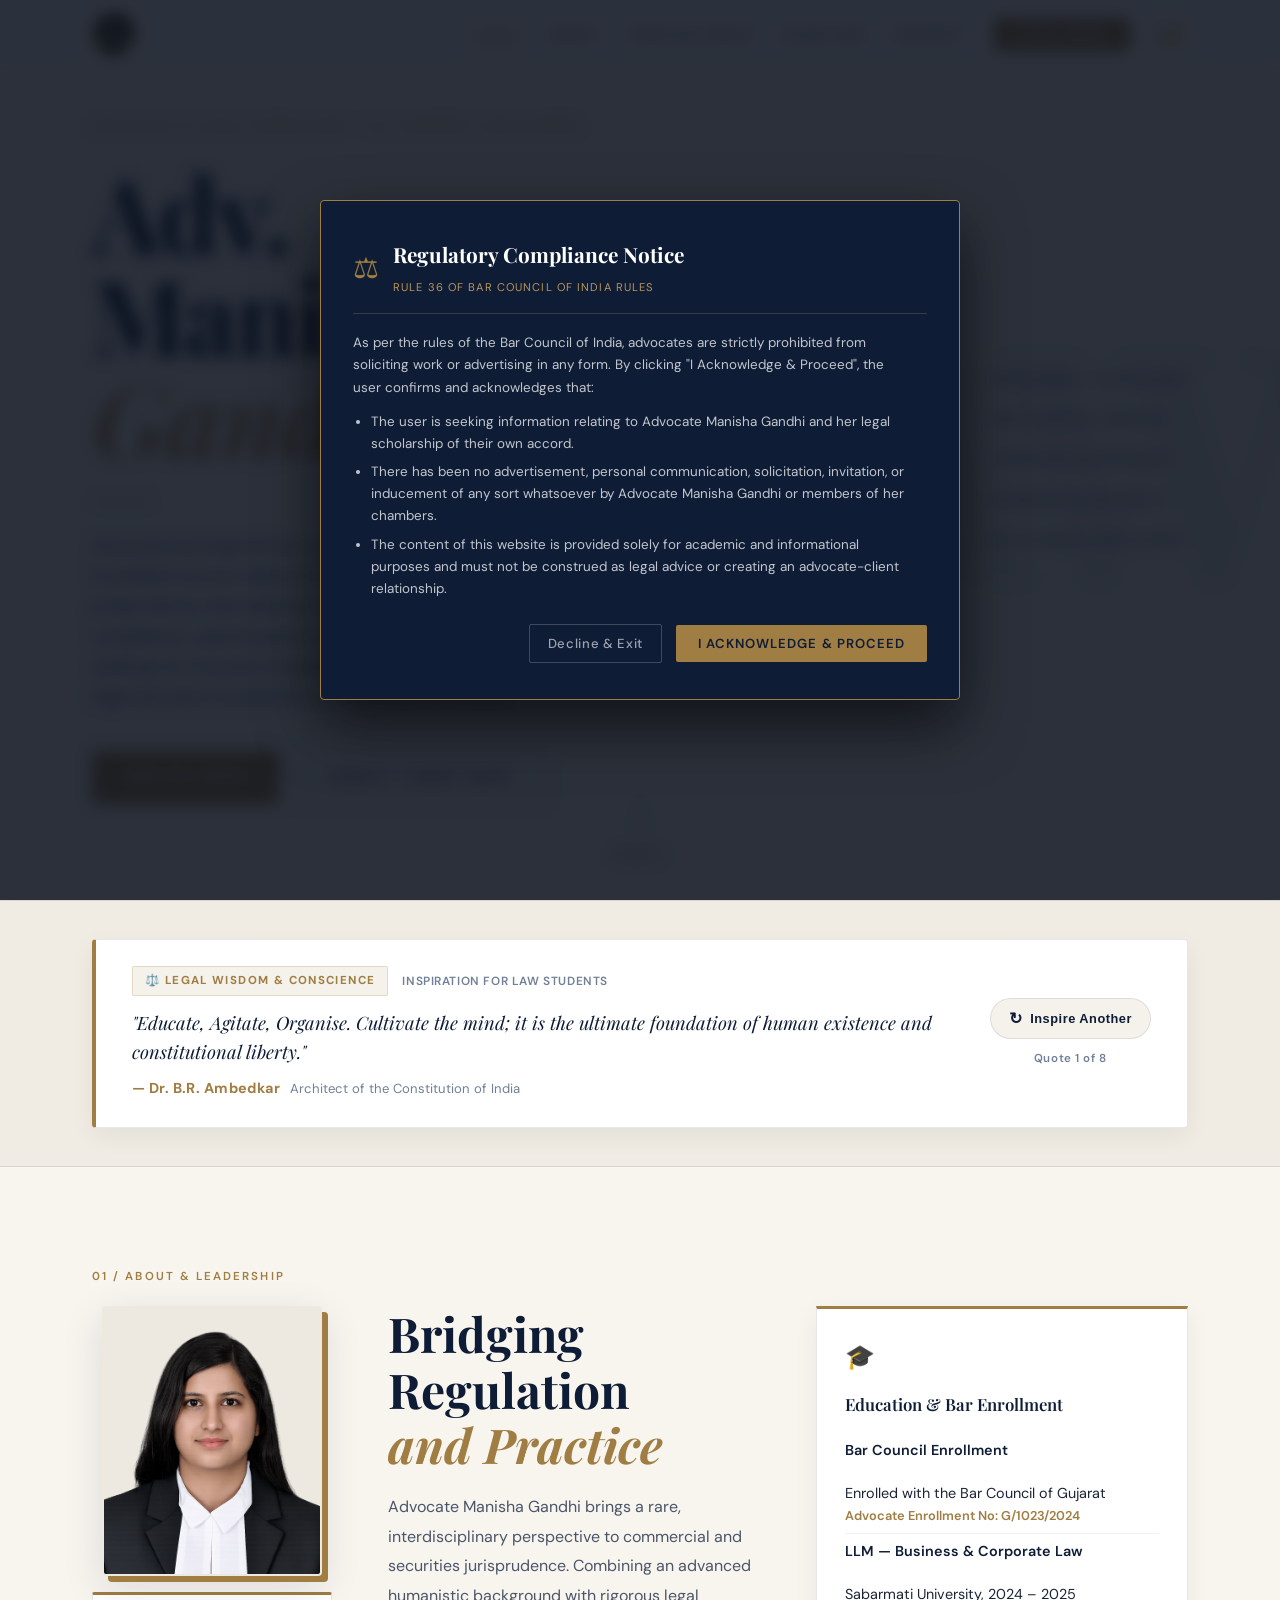
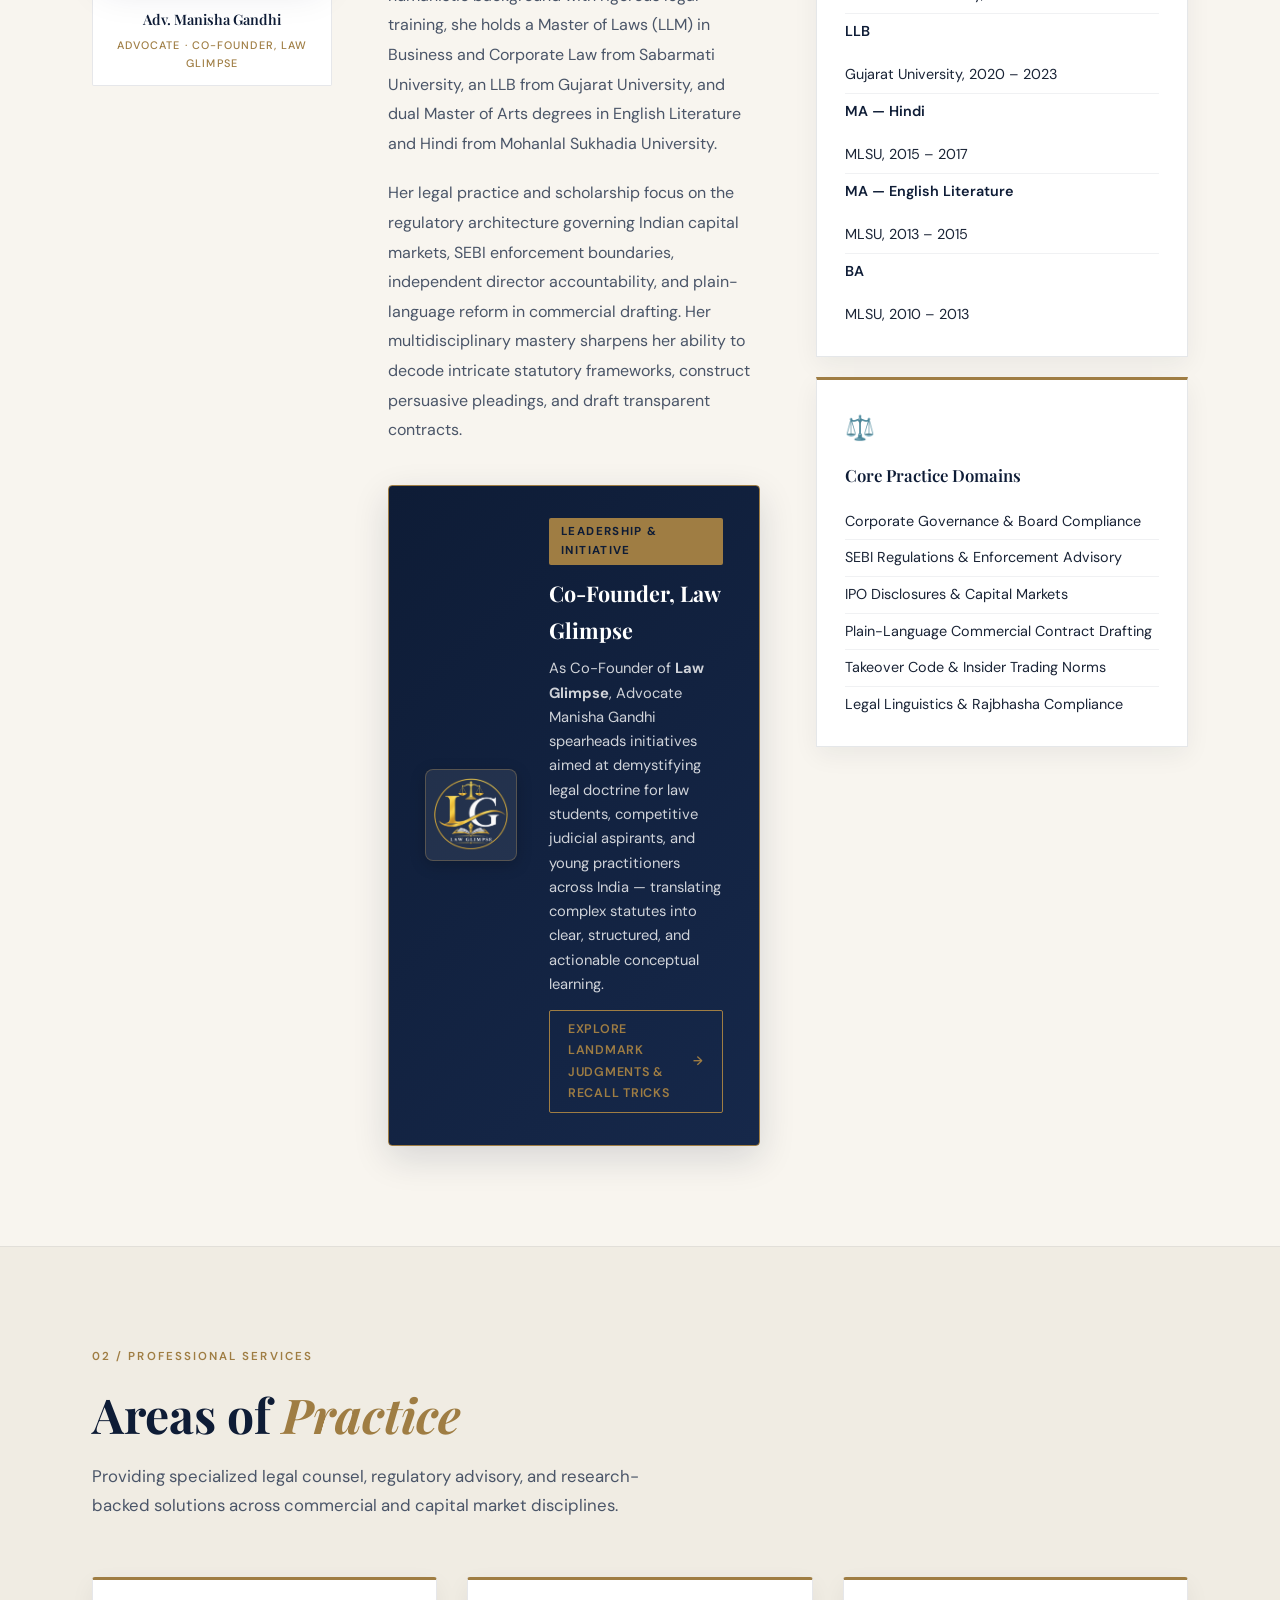
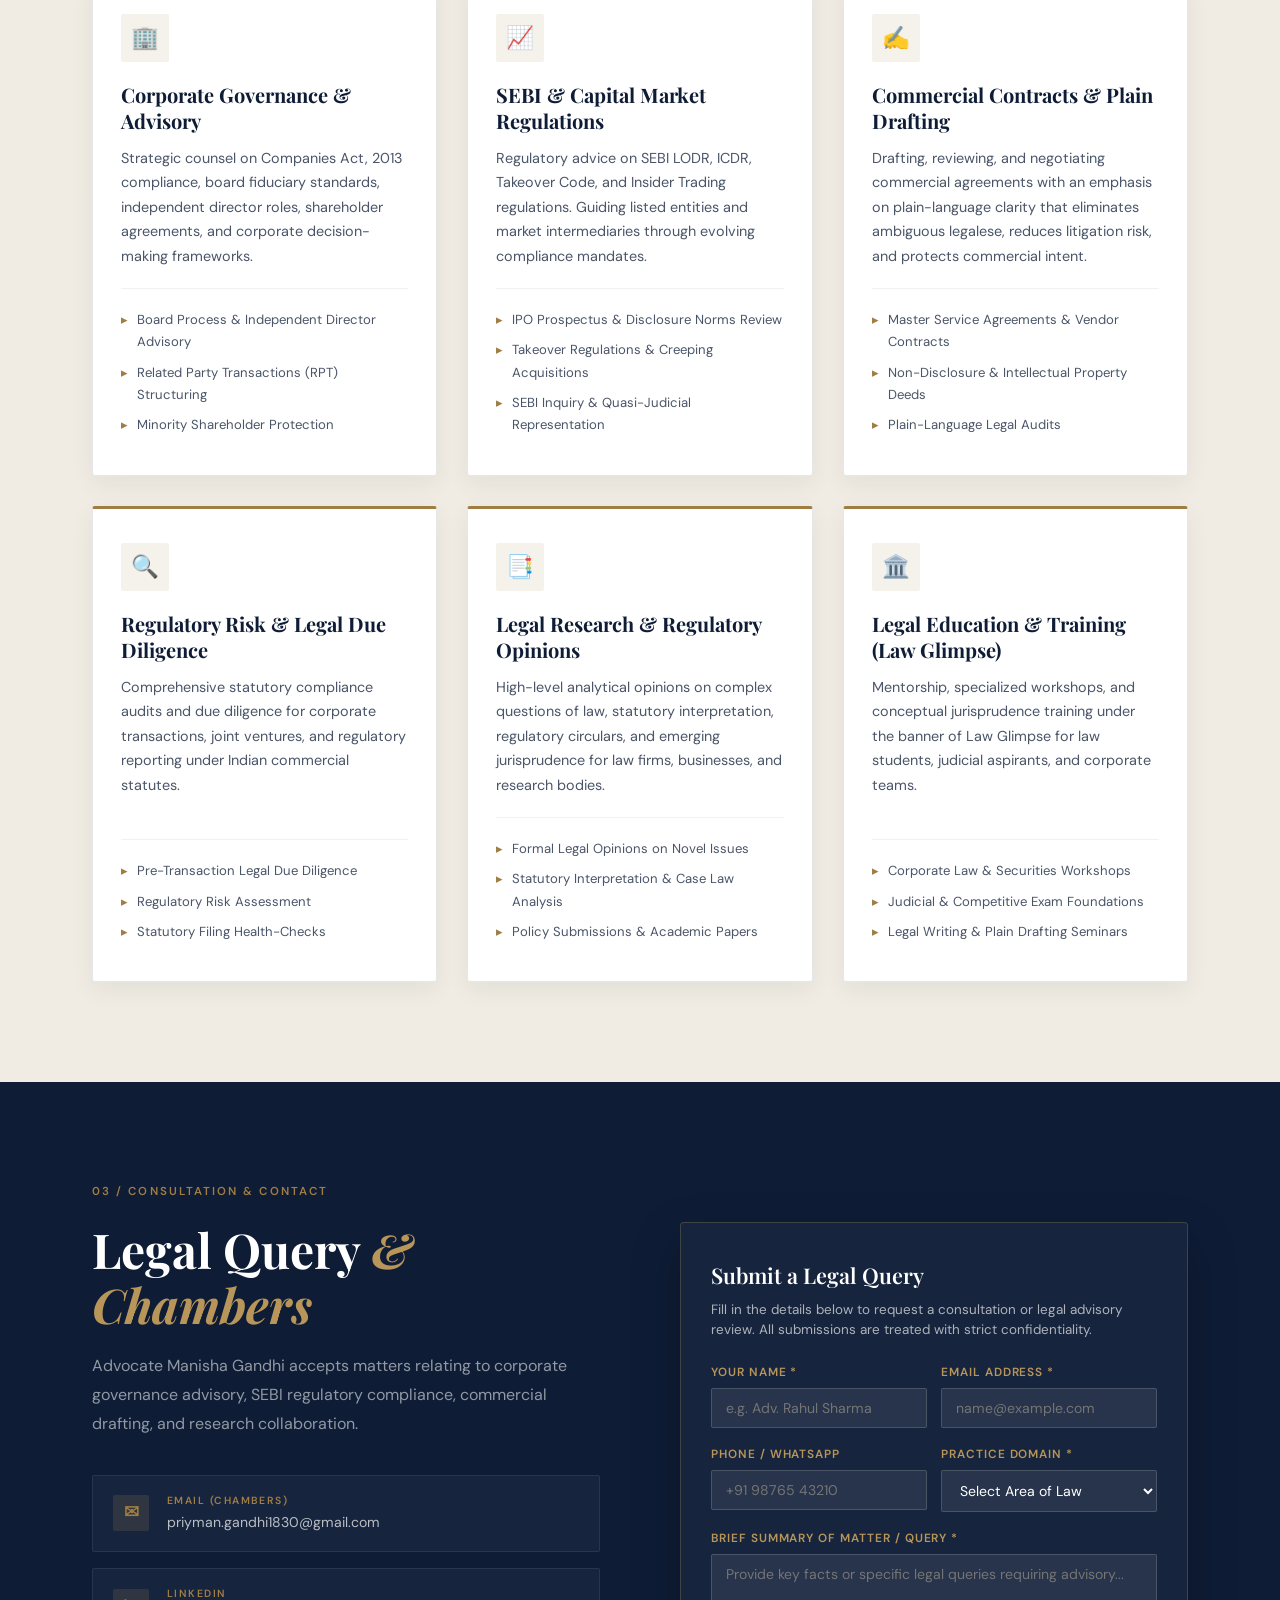
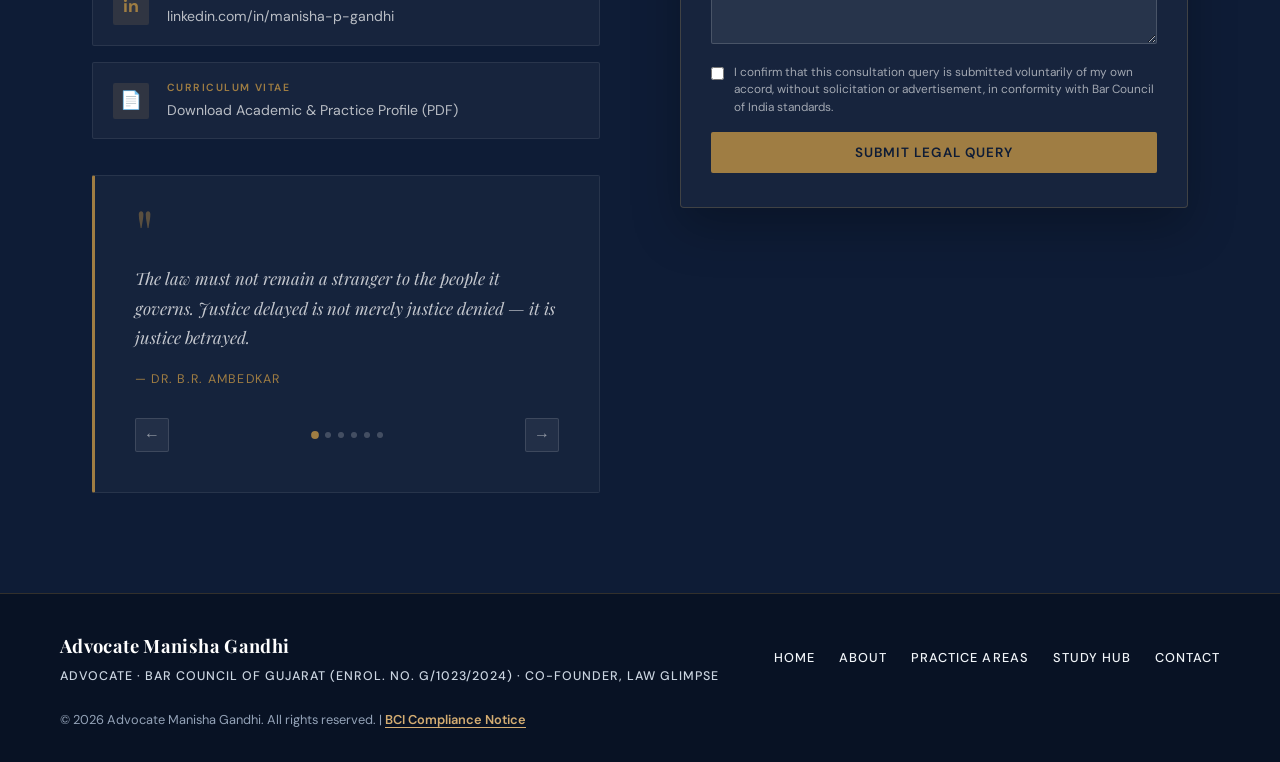
<file: index.html>
<!DOCTYPE html>
<html lang="en" data-theme="light">
<head>
  <meta charset="UTF-8" />
  <meta name="viewport" content="width=device-width, initial-scale=1.0" />
  <title>Advocate Manisha Gandhi — Corporate Law, SEBI Advisory &amp; Co-Founder, Law Glimpse</title>
  <meta name="description" content="Official website of Advocate Manisha Gandhi — Legal practitioner, corporate & securities law researcher, and Co-Founder of Law Glimpse." />
  <meta name="author" content="Advocate Manisha Gandhi" />
  <link rel="canonical" href="https://adv-manisha.github.io/" />

  <!-- Open Graph / Social Media -->
  <meta property="og:type" content="website" />
  <meta property="og:url" content="https://adv-manisha.github.io/" />
  <meta property="og:title" content="Advocate Manisha Gandhi — Corporate Law &amp; Securities Advisory" />
  <meta property="og:description" content="Official website of Advocate Manisha Gandhi, Co-Founder of Law Glimpse. Corporate governance, SEBI compliance, plain-language contract drafting, and legal research." />
  <meta property="og:image" content="https://adv-manisha.github.io/profile.png" />

  <!-- Twitter Card -->
  <meta name="twitter:card" content="summary_large_image" />
  <meta name="twitter:title" content="Advocate Manisha Gandhi | Co-Founder, Law Glimpse" />
  <meta name="twitter:description" content="Advocate & Legal Researcher specializing in SEBI regulations, corporate governance, and plain-language drafting." />
  <meta name="twitter:image" content="https://adv-manisha.github.io/profile.png" />

  <link rel="stylesheet" href="style.css" />
  <link rel="icon" type="image/png" sizes="32x32" href="favicon-32.png">
  <link rel="icon" type="image/png" sizes="16x16" href="favicon-16.png">
  <link rel="apple-touch-icon" sizes="180x180" href="favicon-180.png">

  <!-- Google Fonts: Playfair Display + DM Sans -->
  <link rel="preconnect" href="https://fonts.googleapis.com" />
  <link rel="preconnect" href="https://fonts.gstatic.com" crossorigin />
  <link href="https://fonts.googleapis.com/css2?family=Playfair+Display:ital,wght@0,400;0,600;0,700;1,400;1,600&family=DM+Sans:wght@300;400;500;600&display=swap" rel="stylesheet" />

  <!-- Theme Initializer (Strictly defaults to light theme) -->
  <script>
    (function() {
      var saved = localStorage.getItem('adv_theme');
      var theme = (saved === 'dark') ? 'dark' : 'light';
      document.documentElement.setAttribute('data-theme', theme);
    })();
  </script>

  <!-- JSON-LD Structured Data: LegalService & Person -->
  <script type="application/ld+json">
  {
    "@context": "https://schema.org",
    "@graph": [
      {
        "@type": "Person",
        "@id": "https://adv-manisha.github.io/#advocate",
        "name": "Advocate Manisha Gandhi",
        "jobTitle": "Advocate & Legal Researcher",
        "identifier": "G/1023/2024",
        "memberOf": {
          "@type": "Organization",
          "name": "Bar Council of Gujarat"
        },
        "worksFor": {
          "@type": "Organization",
          "name": "Law Glimpse",
          "roleName": "Co-Founder"
        },
        "alumniOf": [
          {
            "@type": "EducationalOrganization",
            "name": "Sabarmati University",
            "award": "Master of Laws (LLM) - Business & Corporate Law"
          },
          {
            "@type": "EducationalOrganization",
            "name": "Gujarat University",
            "award": "Bachelor of Laws (LLB)"
          }
        ],
        "url": "https://adv-manisha.github.io/",
        "sameAs": [
          "https://www.linkedin.com/in/manisha-p-gandhi"
        ]
      },
      {
        "@type": "LegalService",
        "@id": "https://adv-manisha.github.io/#service",
        "name": "Advocate Manisha Gandhi Chambers",
        "url": "https://adv-manisha.github.io/",
        "description": "Advocate advisory in corporate governance, SEBI compliance, commercial contracts, and legal research.",
        "areaServed": "India"
      }
    ]
  }
  </script>
</head>
<body>

  <!-- ========================================================
       BAR COUNCIL OF INDIA (BCI) DISCLAIMER MODAL
       Strict compliance with Rule 36 of BCI Rules
  ======================================================== -->
  <div class="bci-modal-overlay" id="bciModalOverlay" role="dialog" aria-modal="true" aria-labelledby="bciTitle">
    <div class="bci-modal">
      <div class="bci-modal-header">
        <span class="bci-scale-icon">⚖</span>
        <div>
          <h2 class="bci-modal-title" id="bciTitle">Regulatory Compliance Notice</h2>
          <span class="bci-modal-subtitle">Rule 36 of Bar Council of India Rules</span>
        </div>
      </div>
      <div class="bci-modal-body">
        <p>As per the rules of the Bar Council of India, advocates are strictly prohibited from soliciting work or advertising in any form. By clicking "I Acknowledge &amp; Proceed", the user confirms and acknowledges that:</p>
        <ul>
          <li>The user is seeking information relating to Advocate Manisha Gandhi and her legal scholarship of their own accord.</li>
          <li>There has been no advertisement, personal communication, solicitation, invitation, or inducement of any sort whatsoever by Advocate Manisha Gandhi or members of her chambers.</li>
          <li>The content of this website is provided solely for academic and informational purposes and must not be construed as legal advice or creating an advocate-client relationship.</li>
          <li>The user should consult qualified legal counsel for any specific legal query or dispute.</li>
        </ul>
      </div>
      <div class="bci-modal-footer">
        <button class="btn-bci-decline" id="bciDeclineBtn">Decline &amp; Exit</button>
        <button class="btn-bci-agree" id="bciAgreeBtn">I Acknowledge &amp; Proceed</button>
      </div>
    </div>
  </div>

  <!-- ========================================================
       DYNAMIC NAVIGATION
  ======================================================== -->
  <nav id="navbar">
    <div class="nav-inner">
      <a href="#home" class="nav-logo">
        <img src="logo.png" alt="Advocate Manisha Gandhi Logo" class="logo-img">
      </a>
      <div class="nav-right">
        <ul class="nav-links" id="nav-links">
          <li><a href="#home">Home</a></li>
          <li><a href="#about">About</a></li>
          <li><a href="#services">Practice Areas</a></li>
          <li><a href="study.html">Study Hub</a></li>
          <!-- Uncomment when ready to activate separate pages:
          <li><a href="research.html">Research</a></li>
          <li><a href="publications.html">Publications</a></li>
          <li><a href="blog.html">Blog</a></li>
          -->
          <li><a href="#contact">Contact</a></li>
          <li><a href="#contact" class="nav-cta">Legal Query</a></li>
          <li class="nav-theme-item">
            <button id="themeToggle" type="button" class="theme-toggle" aria-label="Toggle dark/light theme" title="Switch to Dark Theme">
              <span id="themeIcon" class="theme-icon">🌙</span>
            </button>
          </li>
        </ul>
        <button class="hamburger" id="hamburger" aria-label="Open menu">
          <span></span><span></span><span></span>
        </button>
      </div>
    </div>
  </nav>

  <!-- ========================================================
       HERO / HOME
  ======================================================== -->
  <section id="home" class="hero">
    <div class="hero-bg-text" aria-hidden="true">LAW</div>
    <div class="hero-content">
      <p class="hero-eyebrow">Advocate &amp; Legal Consultant · Co-Founder, Law Glimpse</p>
      <h1 class="hero-name">Adv. Manisha<br /><em>Gandhi</em></h1>
      <div class="hero-divider"></div>
      <p class="hero-intro">
        Advocate and legal scholar with an interdisciplinary foundation across classical literature and commercial jurisprudence. Specialising in corporate governance, SEBI compliance, capital markets, and plain-language commercial drafting. Co-Founder of <strong>Law Glimpse</strong>, dedicated to making legal education structured and universally accessible.
      </p>
      <div class="hero-actions">
        <a href="#services" class="btn-primary">Practice Areas</a>
        <a href="#contact" class="btn-outline">Consult / Submit Query</a>
      </div>
    </div>
    <div class="hero-side">
      <!-- Profile photo -->
      <div class="hero-photo-wrap">
        <div class="hero-photo">
          <img
            src="profile.png"
            alt="Advocate Manisha Gandhi — Corporate & Securities Law"
            onerror="this.closest('.hero-photo').classList.add('photo-fallback')"
          />
          <div class="photo-initials" aria-hidden="true">MG</div>
        </div>
        <div class="hero-photo-tag">Advocate · Bar Council G/1023/2024</div>
      </div>
      <!-- Decorative rule block -->
      <div class="hero-rule-block" aria-hidden="true">
        <span>Bar Council: G/1023/2024</span>
        <span>SEBI &amp; Capital Markets</span>
        <span>Corporate Governance</span>
        <span>Commercial Contracts</span>
        <span>Co-Founder, Law Glimpse</span>
      </div>
    </div>
    <a href="#about" class="scroll-hint" aria-label="Scroll down">
      <span class="scroll-line"></span>
      <span class="scroll-label">Scroll</span>
    </a>
  </section>

  <!-- ========================================================
       DYNAMIC LEGAL SLOGAN & CONSTITUTIONAL WISDOM
       Inspiring law students & public faith in the rule of law
  ======================================================== -->
  <section class="dynamic-slogan-section" aria-label="Inspirational Legal Wisdom">
    <div class="container">
      <div class="dynamic-slogan-card">
        <div class="slogan-body">
          <div class="slogan-meta">
            <span class="slogan-badge">⚖️ Legal Wisdom &amp; Conscience</span>
            <span class="slogan-theme-tag" id="sloganTheme">Inspiration for Law Students &amp; Public Justice</span>
          </div>
          <div class="slogan-quote-wrap">
            <p class="slogan-quote" id="sloganQuoteText">
              "Educate, Agitate, Organise. Cultivate the mind; it is the ultimate foundation of human existence and constitutional liberty."
            </p>
          </div>
          <div class="slogan-author-wrap">
            <span class="slogan-author" id="sloganAuthorText">— Dr. B.R. Ambedkar</span>
            <span class="slogan-role" id="sloganRoleText">Architect of the Constitution of India</span>
          </div>
        </div>
        <div class="slogan-controls">
          <button type="button" class="btn-shuffle-slogan" id="btnShuffleSlogan" aria-label="Show another inspiring legal slogan" title="Click to view another quote">
            <span class="shuffle-icon">↻</span>
            <span>Inspire Another</span>
          </button>
          <span class="slogan-counter" id="sloganCounter">Quote 1 of 8</span>
        </div>
      </div>
    </div>
  </section>

  <!-- ========================================================
       ABOUT & LEADERSHIP
  ======================================================== -->
  <section id="about" class="section about-section">
    <div class="container">
      <div class="section-label">01 / About &amp; Leadership</div>
      <div class="about-grid">

        <!-- Left: Profile photo -->
        <div class="about-photo-col">
          <div class="about-photo-frame">
            <img
              src="profile.png"
              alt="Advocate Manisha Gandhi"
              onerror="this.closest('.about-photo-frame').classList.add('photo-fallback')"
            />
            <div class="photo-initials" aria-hidden="true">MG</div>
          </div>
          <div class="about-photo-badge">
            <span class="badge-title">Adv. Manisha Gandhi</span>
            <span class="badge-sub">Advocate · Co-Founder, Law Glimpse</span>
          </div>
        </div>

        <!-- Middle: Bio text -->
        <div class="about-bio">
          <h2 class="section-title">Bridging Regulation<br /><em>and Practice</em></h2>
          <p>
            Advocate Manisha Gandhi brings a rare, interdisciplinary perspective to commercial and securities jurisprudence. Combining an advanced humanistic background with rigorous legal training, she holds a Master of Laws (LLM) in Business and Corporate Law from Sabarmati University, an LLB from Gujarat University, and dual Master of Arts degrees in English Literature and Hindi from Mohanlal Sukhadia University.
          </p>
          <p>
            Her legal practice and scholarship focus on the regulatory architecture governing Indian capital markets, SEBI enforcement boundaries, independent director accountability, and plain-language reform in commercial drafting. Her multidisciplinary mastery sharpens her ability to decode intricate statutory frameworks, construct persuasive pleadings, and draft transparent contracts.
          </p>
          
          <!-- Law Glimpse Spotlight Box -->
          <div class="law-glimpse-card">
            <div class="law-glimpse-logo-box">
              <img
                src="law-glimpse-logo.png"
                alt="Law Glimpse Logo"
                class="law-glimpse-logo-img"
                width="92"
                height="92"
                loading="lazy"
                onerror="this.style.display='none'; this.nextElementSibling.style.display='flex';"
              />
              <div class="law-glimpse-icon" style="display:none;">🏛️</div>
            </div>
            <div class="law-glimpse-content">
              <span class="law-glimpse-badge">Leadership &amp; Initiative</span>
              <h3>Co-Founder, Law Glimpse</h3>
              <p>
                As Co-Founder of <strong>Law Glimpse</strong>, Advocate Manisha Gandhi spearheads initiatives aimed at demystifying legal doctrine for law students, competitive judicial aspirants, and young practitioners across India — translating complex statutes into clear, structured, and actionable conceptual learning.
              </p>
              <div class="law-glimpse-cta">
                <a href="study.html">
                  <span>Explore Landmark Judgments &amp; Recall Tricks</span>
                  <span aria-hidden="true">&rarr;</span>
                </a>
              </div>
            </div>
          </div>
        </div>

        <!-- Right: Details cards -->
        <div class="about-details">
          <div class="detail-card">
            <div class="detail-icon">🎓</div>
            <h3>Education &amp; Bar Enrollment</h3>
            <ul>
              <li>
                <strong>Bar Council Enrollment</strong><br />
                Enrolled with the Bar Council of Gujarat<br />
                <span style="font-size: 0.8rem; color: var(--gold); font-weight: 600;">Advocate Enrollment No: G/1023/2024</span>
              </li>
              <li>
                <strong>LLM — Business &amp; Corporate Law</strong><br />
                Sabarmati University, 2024 – 2025
              </li>
              <li>
                <strong>LLB</strong><br />
                Gujarat University, 2020 – 2023
              </li>
              <li>
                <strong>MA — Hindi</strong><br />
                MLSU, 2015 – 2017
              </li>
              <li>
                <strong>MA — English Literature</strong><br />
                MLSU, 2013 – 2015
              </li>
              <li>
                <strong>BA</strong><br />
                MLSU, 2010 – 2013
              </li>
            </ul>
          </div>
          <div class="detail-card">
            <div class="detail-icon">⚖️</div>
            <h3>Core Practice Domains</h3>
            <ul>
              <li>Corporate Governance &amp; Board Compliance</li>
              <li>SEBI Regulations &amp; Enforcement Advisory</li>
              <li>IPO Disclosures &amp; Capital Markets</li>
              <li>Plain-Language Commercial Contract Drafting</li>
              <li>Takeover Code &amp; Insider Trading Norms</li>
              <li>Legal Linguistics &amp; Rajbhasha Compliance</li>
            </ul>
          </div>
        </div>

      </div>
    </div>
  </section>

  <!-- ========================================================
       ADVOCATE PRACTICE AREAS / SERVICES
  ======================================================== -->
  <section id="services" class="section services-section">
    <div class="container">
      <div class="section-label">02 / Professional Services</div>
      <h2 class="section-title">Areas of <em>Practice</em></h2>
      <p class="section-subtitle">
        Providing specialized legal counsel, regulatory advisory, and research-backed solutions across commercial and capital market disciplines.
      </p>

      <div class="services-grid">

        <!-- Service 1 -->
        <div class="service-card">
          <div class="service-icon-wrap">🏢</div>
          <h3>Corporate Governance &amp; Advisory</h3>
          <p>
            Strategic counsel on Companies Act, 2013 compliance, board fiduciary standards, independent director roles, shareholder agreements, and corporate decision-making frameworks.
          </p>
          <ul class="service-list">
            <li>Board Process &amp; Independent Director Advisory</li>
            <li>Related Party Transactions (RPT) Structuring</li>
            <li>Minority Shareholder Protection</li>
          </ul>
        </div>

        <!-- Service 2 -->
        <div class="service-card">
          <div class="service-icon-wrap">📈</div>
          <h3>SEBI &amp; Capital Market Regulations</h3>
          <p>
            Regulatory advice on SEBI LODR, ICDR, Takeover Code, and Insider Trading regulations. Guiding listed entities and market intermediaries through evolving compliance mandates.
          </p>
          <ul class="service-list">
            <li>IPO Prospectus &amp; Disclosure Norms Review</li>
            <li>Takeover Regulations &amp; Creeping Acquisitions</li>
            <li>SEBI Inquiry &amp; Quasi-Judicial Representation</li>
          </ul>
        </div>

        <!-- Service 3 -->
        <div class="service-card">
          <div class="service-icon-wrap">✍️</div>
          <h3>Commercial Contracts &amp; Plain Drafting</h3>
          <p>
            Drafting, reviewing, and negotiating commercial agreements with an emphasis on plain-language clarity that eliminates ambiguous legalese, reduces litigation risk, and protects commercial intent.
          </p>
          <ul class="service-list">
            <li>Master Service Agreements &amp; Vendor Contracts</li>
            <li>Non-Disclosure &amp; Intellectual Property Deeds</li>
            <li>Plain-Language Legal Audits</li>
          </ul>
        </div>

        <!-- Service 4 -->
        <div class="service-card">
          <div class="service-icon-wrap">🔍</div>
          <h3>Regulatory Risk &amp; Legal Due Diligence</h3>
          <p>
            Comprehensive statutory compliance audits and due diligence for corporate transactions, joint ventures, and regulatory reporting under Indian commercial statutes.
          </p>
          <ul class="service-list">
            <li>Pre-Transaction Legal Due Diligence</li>
            <li>Regulatory Risk Assessment</li>
            <li>Statutory Filing Health-Checks</li>
          </ul>
        </div>

        <!-- Service 5 -->
        <div class="service-card">
          <div class="service-icon-wrap">📑</div>
          <h3>Legal Research &amp; Regulatory Opinions</h3>
          <p>
            High-level analytical opinions on complex questions of law, statutory interpretation, regulatory circulars, and emerging jurisprudence for law firms, businesses, and research bodies.
          </p>
          <ul class="service-list">
            <li>Formal Legal Opinions on Novel Issues</li>
            <li>Statutory Interpretation &amp; Case Law Analysis</li>
            <li>Policy Submissions &amp; Academic Papers</li>
          </ul>
        </div>

        <!-- Service 6 -->
        <div class="service-card">
          <div class="service-icon-wrap">🏛️</div>
          <h3>Legal Education &amp; Training (Law Glimpse)</h3>
          <p>
            Mentorship, specialized workshops, and conceptual jurisprudence training under the banner of Law Glimpse for law students, judicial aspirants, and corporate teams.
          </p>
          <ul class="service-list">
            <li>Corporate Law &amp; Securities Workshops</li>
            <li>Judicial &amp; Competitive Exam Foundations</li>
            <li>Legal Writing &amp; Plain Drafting Seminars</li>
          </ul>
        </div>

      </div>
    </div>
  </section>

  <!-- ========================================================
       SCHOLARLY HUB SPOTLIGHT (RESEARCH, PUBLICATIONS, BLOG)
       Uncomment when ready to display on the landing page:
  ======================================================== -->
  <!--
  <section class="section" style="background: #ffffff; border-top: 1px solid rgba(14, 28, 54, 0.08);">
    <div class="container">
      <div class="section-label">03 / Scholarship &amp; Insights</div>
      <h2 class="section-title">Knowledge &amp; <em>Research Hub</em></h2>
      <p class="section-subtitle">
        Explore dedicated repositories of academic research papers, peer-reviewed publications, conference presentations, and analytical legal commentary.
      </p>

      <div class="services-grid">

        <div class="service-card" style="border-top-color: #0e1c36;">
          <div class="service-icon-wrap">📚</div>
          <h3>Research Papers</h3>
          <p>
            Six in-depth working papers on SEBI quasi-judicial powers, IPO disclosure adequacy, independent directors, and Rajbhasha compliance.
          </p>
          <div style="margin-top:auto; padding-top:16px;">
            <a href="research.html" class="btn-primary" style="display:inline-block; font-size:0.8rem; padding:8px 18px;">View Research Papers →</a>
          </div>
        </div>

        <div class="service-card" style="border-top-color: #b8965a;">
          <div class="service-icon-wrap">📰</div>
          <h3>Publications &amp; Conferences</h3>
          <p>
            Journal manuscripts, law review articles, and papers presented at premier national and international legal conferences across India.
          </p>
          <div style="margin-top:auto; padding-top:16px;">
            <a href="publications.html" class="btn-primary" style="display:inline-block; font-size:0.8rem; padding:8px 18px;">View Publications →</a>
          </div>
        </div>

        <div class="service-card" style="border-top-color: #1a2f52;">
          <div class="service-icon-wrap">💡</div>
          <h3>Legal Perspectives &amp; Blog</h3>
          <p>
            Timely, accessible commentary analyzing SEBI circulars, MCA notifications, corporate governance trends, and plain-language reform.
          </p>
          <div style="margin-top:auto; padding-top:16px;">
            <a href="blog.html" class="btn-primary" style="display:inline-block; font-size:0.8rem; padding:8px 18px;">Read Perspectives →</a>
          </div>
        </div>

      </div>
    </div>
  </section>
  -->

  <!-- ========================================================
       CONTACT & CLIENT QUERY INTAKE HUB
  ======================================================== -->
  <section id="contact" class="section contact-section">
    <div class="container">
      <div class="section-label">03 / Consultation &amp; Contact</div>
      <div class="contact-inner" style="align-items: flex-start;">

        <!-- Left: Direct Details & Quotes Carousel -->
        <div class="contact-left">
          <h2 class="section-title">Legal Query <em>&amp; Chambers</em></h2>
          <p>
            Advocate Manisha Gandhi accepts matters relating to corporate governance advisory, SEBI regulatory compliance, commercial drafting, and research collaboration.
          </p>
          
          <div class="contact-links" style="margin-bottom: 36px;">
            <a href="mailto:priyman.gandhi1830@gmail.com" class="contact-item">
              <span class="contact-icon">✉</span>
              <div>
                <span class="contact-label">Email (Chambers)</span>
                <span class="contact-value">priyman.gandhi1830@gmail.com</span>
              </div>
            </a>
            <a href="https://www.linkedin.com/in/manisha-p-gandhi" target="_blank" rel="noopener noreferrer" class="contact-item">
              <span class="contact-icon">in</span>
              <div>
                <span class="contact-label">LinkedIn</span>
                <span class="contact-value">linkedin.com/in/manisha-p-gandhi</span>
              </div>
            </a>
            <a href="https://drive.google.com/file/d/1Rs7CbqxURNfSgRT20wfVWmo2N40406bv/view?usp=sharing" target="_blank" rel="noopener noreferrer" class="contact-item">
              <span class="contact-icon">📄</span>
              <div>
                <span class="contact-label">Curriculum Vitae</span>
                <span class="contact-value">Download Academic &amp; Practice Profile (PDF)</span>
              </div>
            </a>
          </div>

          <!-- Motivational law quote carousel -->
          <div class="quote-carousel" id="quoteCarousel">
            <div class="quote-slide active">
              <div class="quote-mark">"</div>
              <blockquote>The law must not remain a stranger to the people it governs. Justice delayed is not merely justice denied — it is justice betrayed.</blockquote>
              <cite>— Dr. B.R. Ambedkar</cite>
            </div>
            <div class="quote-slide">
              <div class="quote-mark">"</div>
              <blockquote>A Constitution is not merely a document of governance — it is a living promise made by a nation to its people that they shall be treated with dignity and equality.</blockquote>
              <cite>— Dr. B.R. Ambedkar</cite>
            </div>
            <div class="quote-slide">
              <div class="quote-mark">"</div>
              <blockquote>The strength of a legal system lies not in the severity of its punishments, but in the certainty and fairness with which it is applied to all, without exception.</blockquote>
              <cite>— Nani Palkhivala, Jurist &amp; Constitutionalist</cite>
            </div>
            <div class="quote-slide">
              <div class="quote-mark">"</div>
              <blockquote>A lawyer who does not understand the soul of society cannot truly serve its laws. Law is not logic alone — it is the conscience of a civilisation.</blockquote>
              <cite>— Fali S. Nariman, Senior Advocate</cite>
            </div>
            <div class="quote-slide">
              <div class="quote-mark">"</div>
              <blockquote>Where there is righteousness in the heart, there is beauty in the character. When there is beauty in the character, there is harmony in the home — and justice in the nation.</blockquote>
              <cite>— A.P.J. Abdul Kalam</cite>
            </div>
            <div class="quote-slide">
              <div class="quote-mark">"</div>
              <blockquote>Real swaraj will come not by the acquisition of authority by a few, but by the acquisition of the capacity by all to resist authority when abused.</blockquote>
              <cite>— Mahatma Gandhi</cite>
            </div>
            <div class="carousel-controls">
              <button class="carousel-btn" id="quotePrev" aria-label="Previous quote">&#8592;</button>
              <div class="carousel-dots" id="carouselDots"></div>
              <button class="carousel-btn" id="quoteNext" aria-label="Next quote">&#8594;</button>
            </div>
          </div>
        </div>

        <!-- Right: Interactive Legal Query Form -->
        <div class="contact-right">
          <div class="query-card">
            <div class="query-card-header">
              <h3 class="query-card-title">Submit a Legal Query</h3>
              <p class="query-card-desc">
                Fill in the details below to request a consultation or legal advisory review. All submissions are treated with strict confidentiality.
              </p>
            </div>

            <form id="legalQueryForm" class="query-form" novalidate>
              <div class="form-row">
                <div class="form-group">
                  <label class="form-label" for="queryName">Your Name *</label>
                  <input type="text" id="queryName" class="form-input" placeholder="e.g. Adv. Rahul Sharma" required />
                </div>
                <div class="form-group">
                  <label class="form-label" for="queryEmail">Email Address *</label>
                  <input type="email" id="queryEmail" class="form-input" placeholder="name@example.com" required />
                </div>
              </div>

              <div class="form-row">
                <div class="form-group">
                  <label class="form-label" for="queryPhone">Phone / WhatsApp</label>
                  <input type="tel" id="queryPhone" class="form-input" placeholder="+91 98765 43210" />
                </div>
                <div class="form-group">
                  <label class="form-label" for="queryCategory">Practice Domain *</label>
                  <select id="queryCategory" class="form-select" required>
                    <option value="" disabled selected>Select Area of Law</option>
                    <option value="Corporate Governance">Corporate Governance &amp; Board Advisory</option>
                    <option value="SEBI & Capital Markets">SEBI &amp; Capital Markets Regulation</option>
                    <option value="Commercial Contract Review">Commercial Contract Drafting &amp; Review</option>
                    <option value="Regulatory Due Diligence">Regulatory Risk &amp; Due Diligence</option>
                    <option value="Legal Opinion / Research">Legal Research &amp; Regulatory Opinion</option>
                    <option value="Law Glimpse Mentorship">Law Glimpse Mentorship / Workshop</option>
                    <option value="General Legal Query">General Consultation</option>
                  </select>
                </div>
              </div>

              <div class="form-group">
                <label class="form-label" for="queryBrief">Brief Summary of Matter / Query *</label>
                <textarea id="queryBrief" class="form-textarea" placeholder="Provide key facts or specific legal queries requiring advisory..." required></textarea>
              </div>

              <div class="form-disclaimer-wrap">
                <input type="checkbox" id="queryConsent" class="form-checkbox" required />
                <label for="queryConsent" class="form-disclaimer-text">
                  I confirm that this consultation query is submitted voluntarily of my own accord, without solicitation or advertisement, in conformity with Bar Council of India standards.
                </label>
              </div>

              <button type="submit" class="btn-submit-query">Submit Legal Query</button>

              <div id="formStatus" class="form-status" role="alert"></div>
            </form>
          </div>
        </div>

      </div>
    </div>
  </section>

  <!-- ========================================================
       FOOTER
  ======================================================== -->
  <footer class="site-footer">
    <div class="footer-inner">
      <div class="footer-left">
        <span class="footer-logo">Advocate Manisha Gandhi</span>
        <span class="footer-tagline">Advocate · Bar Council of Gujarat (Enrol. No. G/1023/2024) · Co-Founder, Law Glimpse</span>
      </div>
      <nav class="footer-nav" aria-label="Footer navigation">
        <a href="#home">Home</a>
        <a href="#about">About</a>
        <a href="#services">Practice Areas</a>
        <a href="study.html">Study Hub</a>
        <!-- Uncomment when ready:
        <a href="research.html">Research</a>
        <a href="publications.html">Publications</a>
        <a href="blog.html">Blog</a>
        -->
        <a href="#contact">Contact</a>
      </nav>
      <div class="footer-right">
        <p>&copy; <span class="footer-year"></span> Advocate Manisha Gandhi. All rights reserved. | <button class="bci-disclaimer-trigger">BCI Compliance Notice</button></p>
      </div>
    </div>
  </footer>

  <script src="script.js"></script>
</body>
</html>
</file>
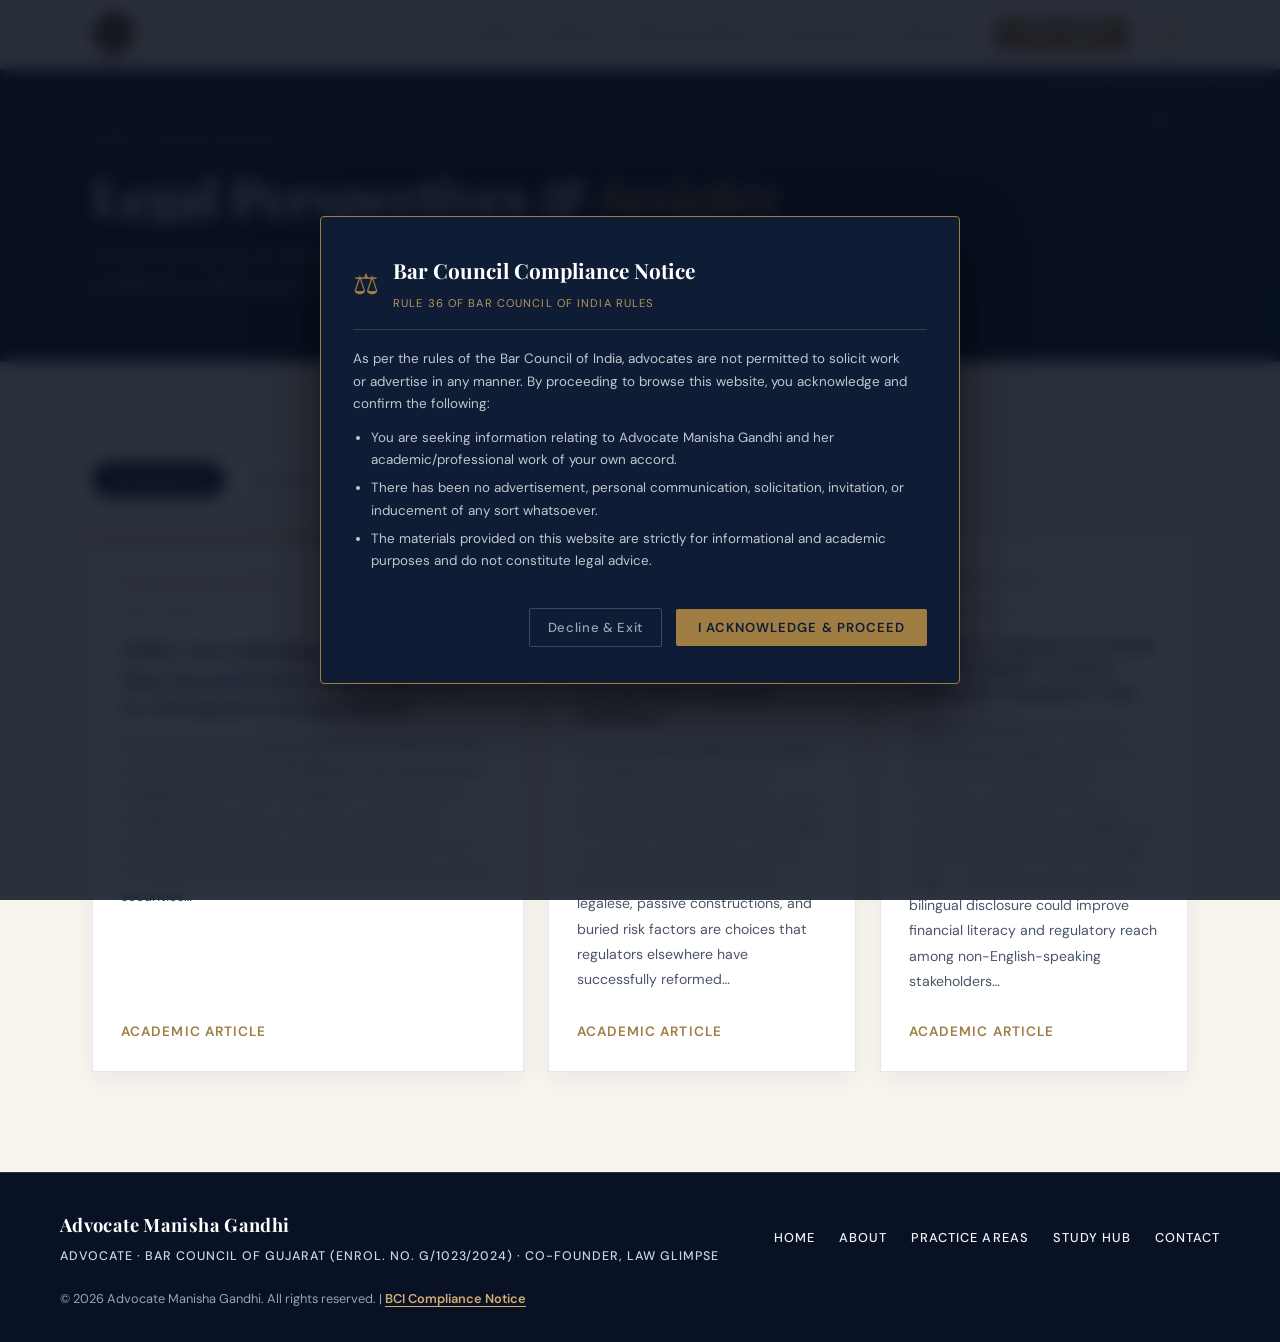
<file: blog.html>
<!DOCTYPE html>
<html lang="en" data-theme="light">
<head>
  <meta charset="UTF-8" />
  <meta name="viewport" content="width=device-width, initial-scale=1.0" />
  <title>Legal Perspectives &amp; Articles — Advocate Manisha Gandhi</title>
  <meta name="description" content="Analytical commentary and accessible legal perspectives on SEBI circulars, corporate jurisprudence, Rajbhasha compliance, and capital market trends by Adv. Manisha Gandhi." />
  <link rel="stylesheet" href="style.css" />
  <link rel="icon" type="image/png" sizes="32x32" href="favicon-32.png">
  <link rel="icon" type="image/png" sizes="16x16" href="favicon-16.png">
  <link rel="apple-touch-icon" sizes="180x180" href="favicon-180.png">
  <!-- Google Fonts: Playfair Display + DM Sans -->
  <link rel="preconnect" href="https://fonts.googleapis.com" />
  <link rel="preconnect" href="https://fonts.gstatic.com" crossorigin />
  <link href="https://fonts.googleapis.com/css2?family=Playfair+Display:ital,wght@0,400;0,600;0,700;1,400;1,600&family=DM+Sans:wght@300;400;500;600&display=swap" rel="stylesheet" />
  <!-- Theme Initializer (Strictly defaults to light theme) -->
  <script>
    (function() {
      var saved = localStorage.getItem('adv_theme');
      var theme = (saved === 'dark') ? 'dark' : 'light';
      document.documentElement.setAttribute('data-theme', theme);
    })();
  </script>
</head>
<body>

  <!-- ========================================================
       BAR COUNCIL OF INDIA (BCI) DISCLAIMER MODAL
  ======================================================== -->
  <div class="bci-modal-overlay" id="bciModalOverlay" role="dialog" aria-modal="true" aria-labelledby="bciTitle">
    <div class="bci-modal">
      <div class="bci-modal-header">
        <span class="bci-scale-icon">⚖</span>
        <div>
          <h2 class="bci-modal-title" id="bciTitle">Bar Council Compliance Notice</h2>
          <span class="bci-modal-subtitle">Rule 36 of Bar Council of India Rules</span>
        </div>
      </div>
      <div class="bci-modal-body">
        <p>As per the rules of the Bar Council of India, advocates are not permitted to solicit work or advertise in any manner. By proceeding to browse this website, you acknowledge and confirm the following:</p>
        <ul>
          <li>You are seeking information relating to Advocate Manisha Gandhi and her academic/professional work of your own accord.</li>
          <li>There has been no advertisement, personal communication, solicitation, invitation, or inducement of any sort whatsoever.</li>
          <li>The materials provided on this website are strictly for informational and academic purposes and do not constitute legal advice.</li>
        </ul>
      </div>
      <div class="bci-modal-footer">
        <button class="btn-bci-decline" id="bciDeclineBtn">Decline &amp; Exit</button>
        <button class="btn-bci-agree" id="bciAgreeBtn">I Acknowledge &amp; Proceed</button>
      </div>
    </div>
  </div>

  <!-- ========================================================
       NAVIGATION
  ======================================================== -->
  <nav id="navbar">
    <div class="nav-inner">
      <a href="index.html#home" class="nav-logo">
        <img src="logo.png" alt="Advocate Manisha Gandhi Logo" class="logo-img">
      </a>
      <div class="nav-right">
        <ul class="nav-links" id="nav-links">
          <li><a href="index.html#home">Home</a></li>
          <li><a href="index.html#about">About</a></li>
          <li><a href="index.html#services">Practice Areas</a></li>
          <li><a href="study.html">Study Hub</a></li>
          <!-- Uncomment when ready:
          <li><a href="research.html">Research</a></li>
          <li><a href="publications.html">Publications</a></li>
          <li><a href="blog.html" class="active">Blog</a></li>
          -->
          <li><a href="index.html#contact">Contact</a></li>
          <li><a href="index.html#contact" class="nav-cta">Legal Query</a></li>
          <li class="nav-theme-item">
            <button id="themeToggle" type="button" class="theme-toggle" aria-label="Toggle dark/light theme" title="Switch to Dark Theme">
              <span id="themeIcon" class="theme-icon">🌙</span>
            </button>
          </li>
        </ul>
        <button class="hamburger" id="hamburger" aria-label="Open menu">
          <span></span><span></span><span></span>
        </button>
      </div>
    </div>
  </nav>

  <!-- ========================================================
       PAGE HERO
  ======================================================== -->
  <header class="page-hero">
    <div class="container">
      <div class="page-breadcrumbs">
        <a href="index.html">Home</a> <span>/</span> <span>Blog &amp; Insights</span>
      </div>
      <h1 class="page-title">Legal Perspectives &amp; <em>Insights</em></h1>
      <p class="page-lead">
        Critical commentary on regulatory developments, judicial decisions, and emerging questions in corporate governance, capital markets, and legal linguistic reform.
      </p>
    </div>
  </header>

  <!-- ========================================================
       BLOG POSTS LISTING
  ======================================================== -->
  <main class="section">
    <div class="container">

      <!-- Filter tabs -->
      <div class="filter-tabs">
        <button class="filter-tab-btn active" data-filter="all">All Articles (3)</button>
        <button class="filter-tab-btn" data-filter="securities">Securities Regulation</button>
        <button class="filter-tab-btn" data-filter="language">Law &amp; Language</button>
        <button class="filter-tab-btn" data-filter="rajbhasha">Rajbhasha &amp; Compliance</button>
      </div>

      <div class="blog-grid">

        <!-- Post 1 -->
        <article class="blog-card featured" data-category="securities">
          <div class="blog-tag">Securities Regulation</div>
          <div class="blog-date">March 2025</div>
          <h3>SEBI's New Delisting Framework: A Step Towards Fairer Price Discovery or a Promoter's Escape Hatch?</h3>
          <p>
            SEBI's overhauled delisting regulations introduce a fixed price mechanism as an alternative to the reverse book-building process. While the regulator frames this as a simplification measure, the reform raises pointed questions about minority shareholder protection and the adequacy of the floor price formula in thinly-traded securities…
          </p>
          <span class="card-link" style="color:var(--gold);font-weight:600;font-size:0.85rem;margin-top:14px;display:inline-block;">Academic Article</span>
        </article>

        <!-- Post 2 -->
        <article class="blog-card" data-category="language">
          <div class="blog-tag">Law &amp; Language</div>
          <div class="blog-date">February 2025</div>
          <h3>Why SEBI's Prospectuses Still Read Like a Punishment: The Case for Plain-Language Disclosure</h3>
          <p>
            Drawing on her background in English and Hindi literature, Advocate Manisha Gandhi examines why Indian IPO prospectuses remain inaccessible to ordinary retail investors despite years of reform rhetoric. Dense legalese, passive constructions, and buried risk factors are choices that regulators elsewhere have successfully reformed…
          </p>
          <span class="card-link" style="color:var(--gold);font-weight:600;font-size:0.85rem;margin-top:14px;display:inline-block;">Academic Article</span>
        </article>

        <!-- Post 3 -->
        <article class="blog-card" data-category="rajbhasha language">
          <div class="blog-tag">Rajbhasha &amp; Law</div>
          <div class="blog-date">December 2024</div>
          <h3>Is India's Corporate Law Ready to Speak Hindi? A Look at Rajbhasha Compliance Gaps</h3>
          <p>
            Despite constitutional mandates, Hindi remains a largely ceremonial presence in India's corporate compliance landscape. This post explores the gap between Rajbhasha policy and practice in MCA and SEBI filings — and asks whether genuine bilingual disclosure could improve financial literacy and regulatory reach among non-English-speaking stakeholders…
          </p>
          <span class="card-link" style="color:var(--gold);font-weight:600;font-size:0.85rem;margin-top:14px;display:inline-block;">Academic Article</span>
        </article>

      </div>
    </div>
  </main>

  <!-- ========================================================
       FOOTER
  ======================================================== -->
  <footer class="site-footer">
    <div class="footer-inner">
      <div class="footer-left">
        <span class="footer-logo">Advocate Manisha Gandhi</span>
        <span class="footer-tagline">Advocate · Bar Council of Gujarat (Enrol. No. G/1023/2024) · Co-Founder, Law Glimpse</span>
      </div>
      <nav class="footer-nav" aria-label="Footer navigation">
        <a href="index.html#home">Home</a>
        <a href="index.html#about">About</a>
        <a href="index.html#services">Practice Areas</a>
        <a href="study.html">Study Hub</a>
        <!-- Uncomment when ready:
        <a href="research.html">Research</a>
        <a href="publications.html">Publications</a>
        <a href="blog.html">Blog</a>
        -->
        <a href="index.html#contact">Contact</a>
      </nav>
      <div class="footer-right">
        <p>&copy; <span class="footer-year"></span> Advocate Manisha Gandhi. All rights reserved. | <button class="bci-disclaimer-trigger">BCI Compliance Notice</button></p>
      </div>
    </div>
  </footer>

  <script src="script.js"></script>
</body>
</html>
</file>
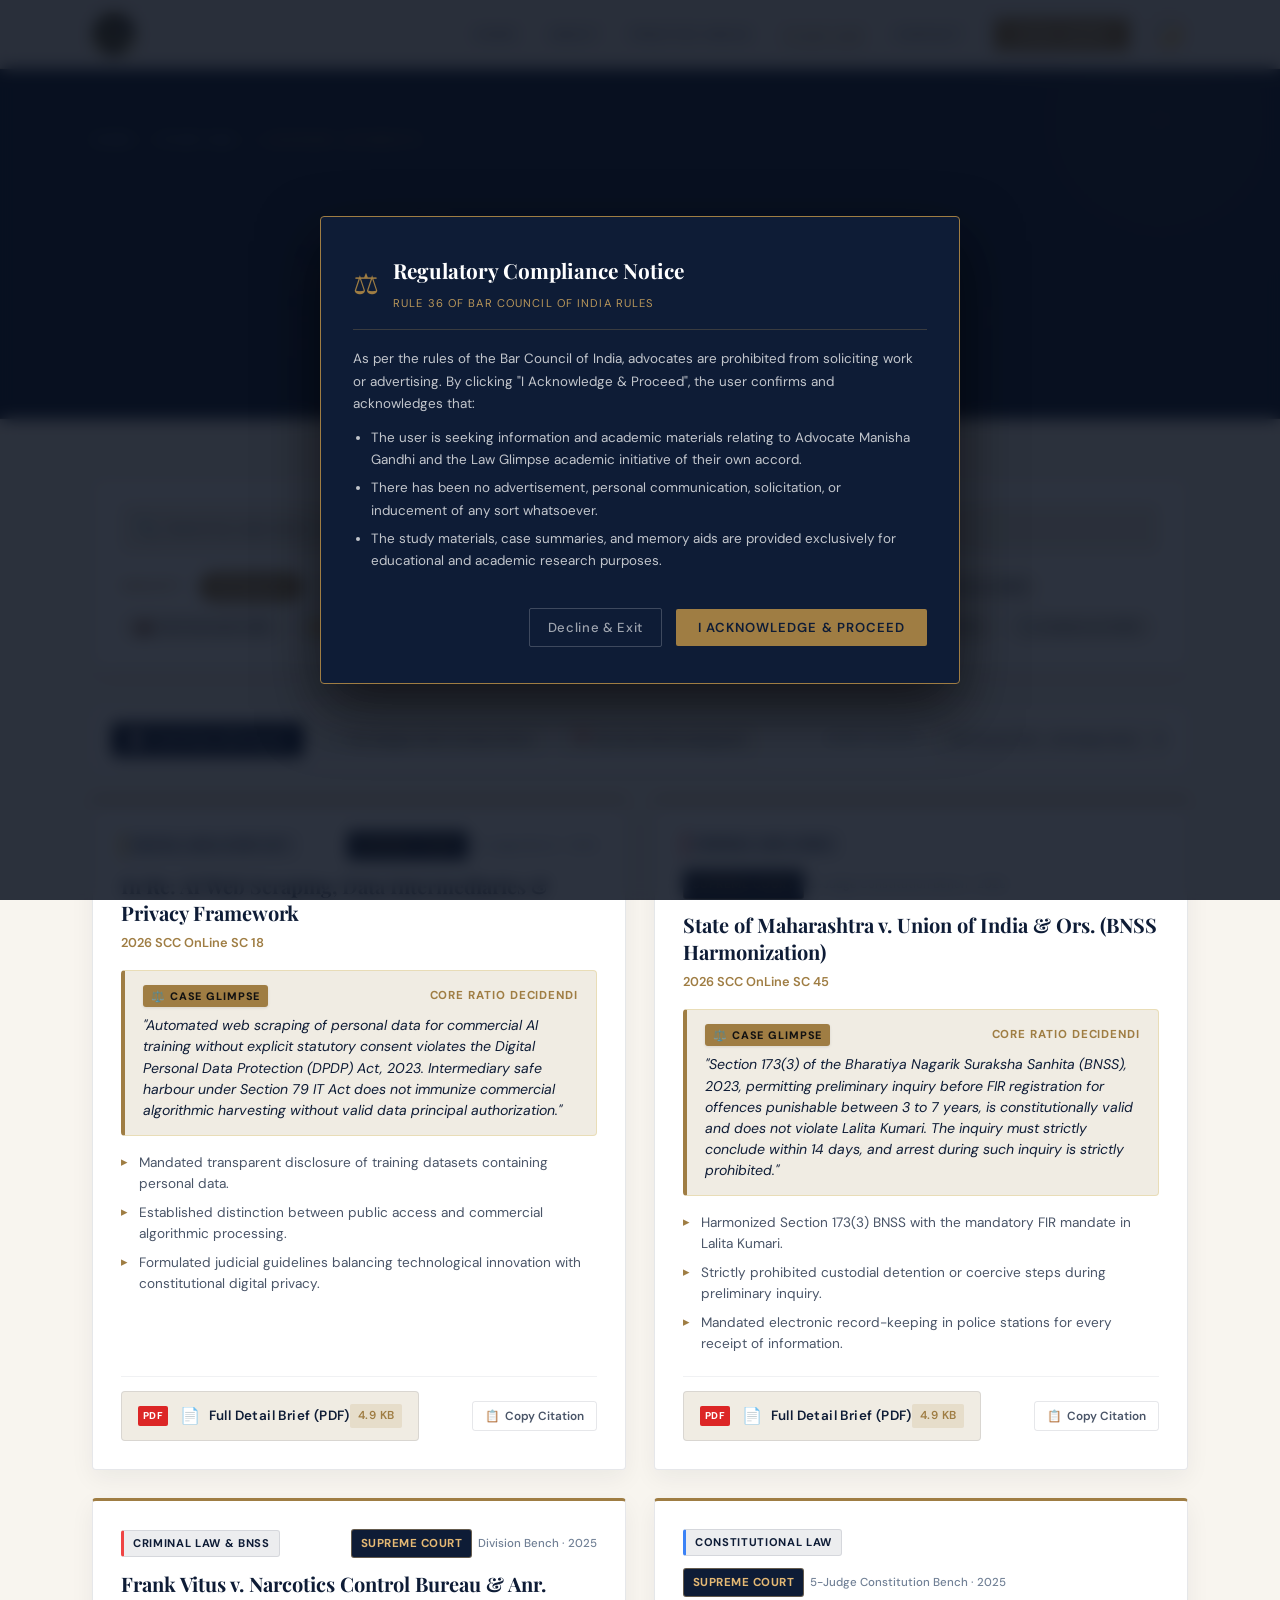
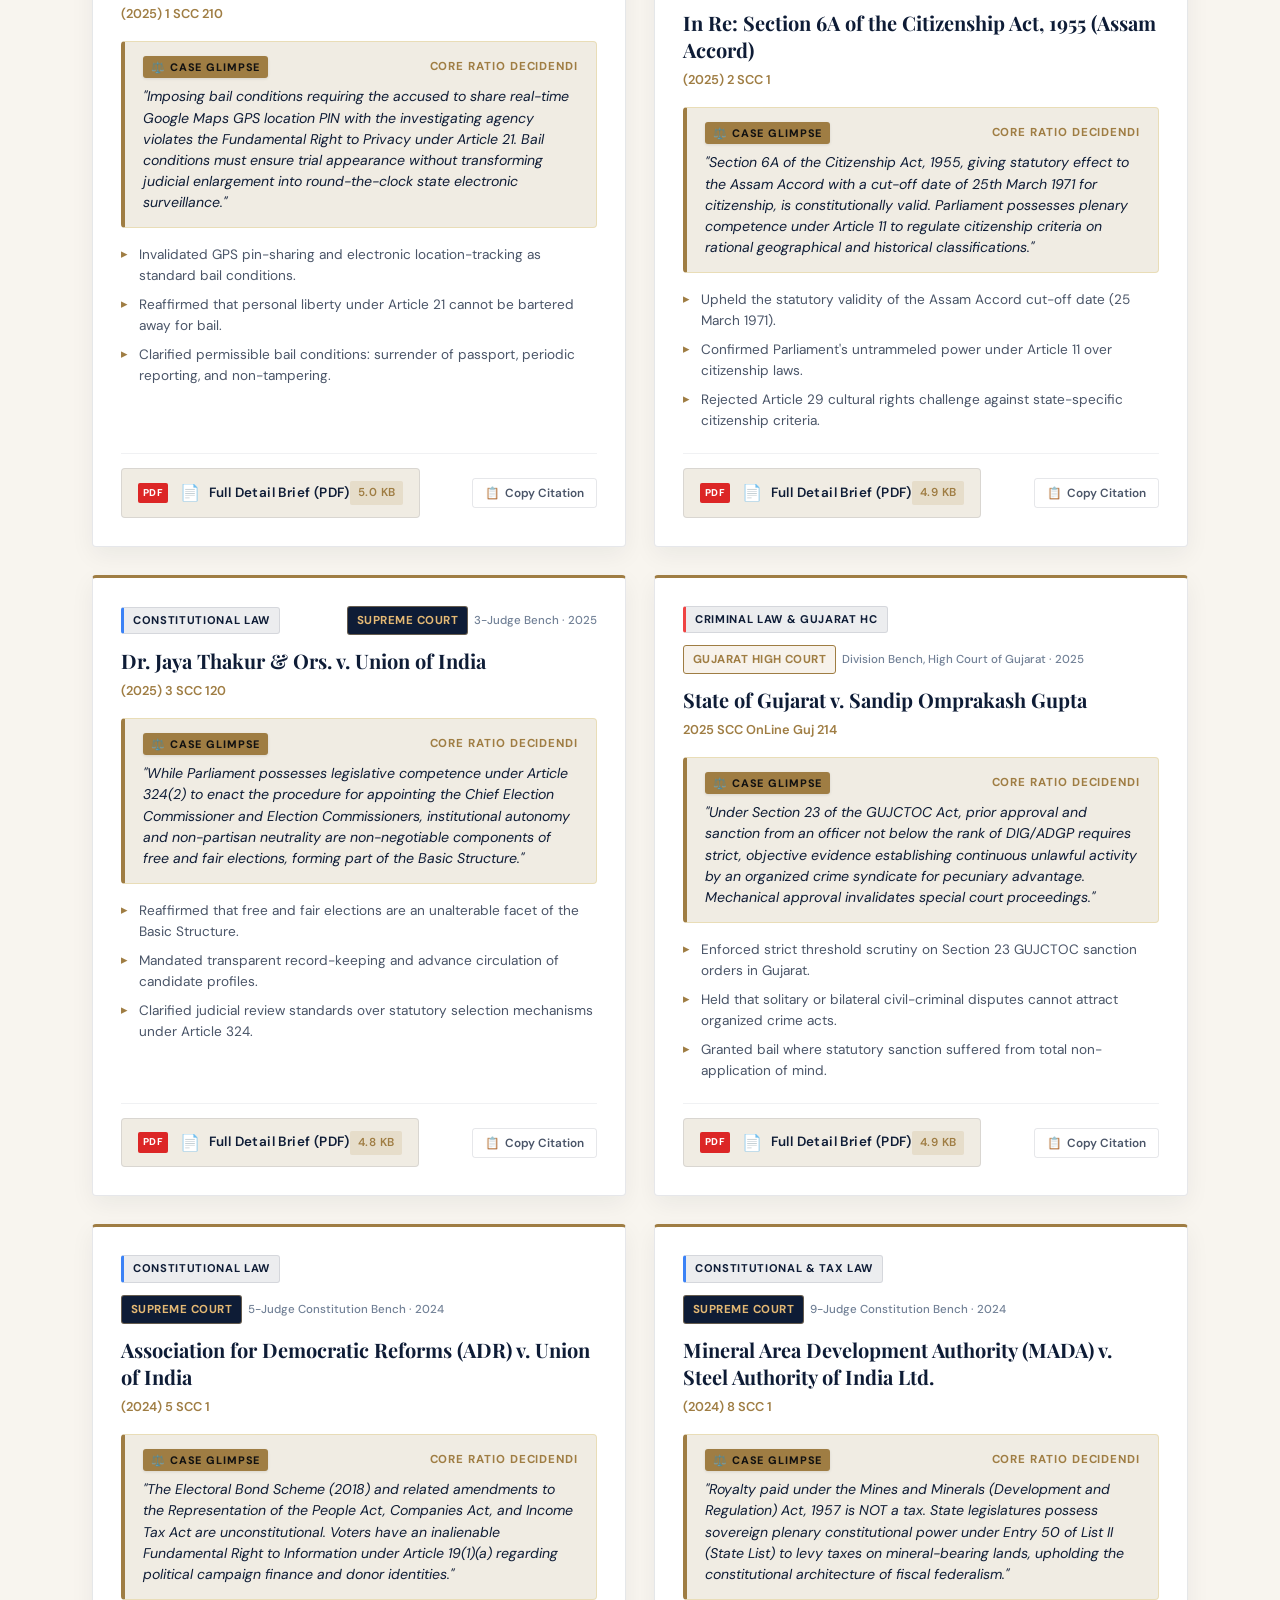
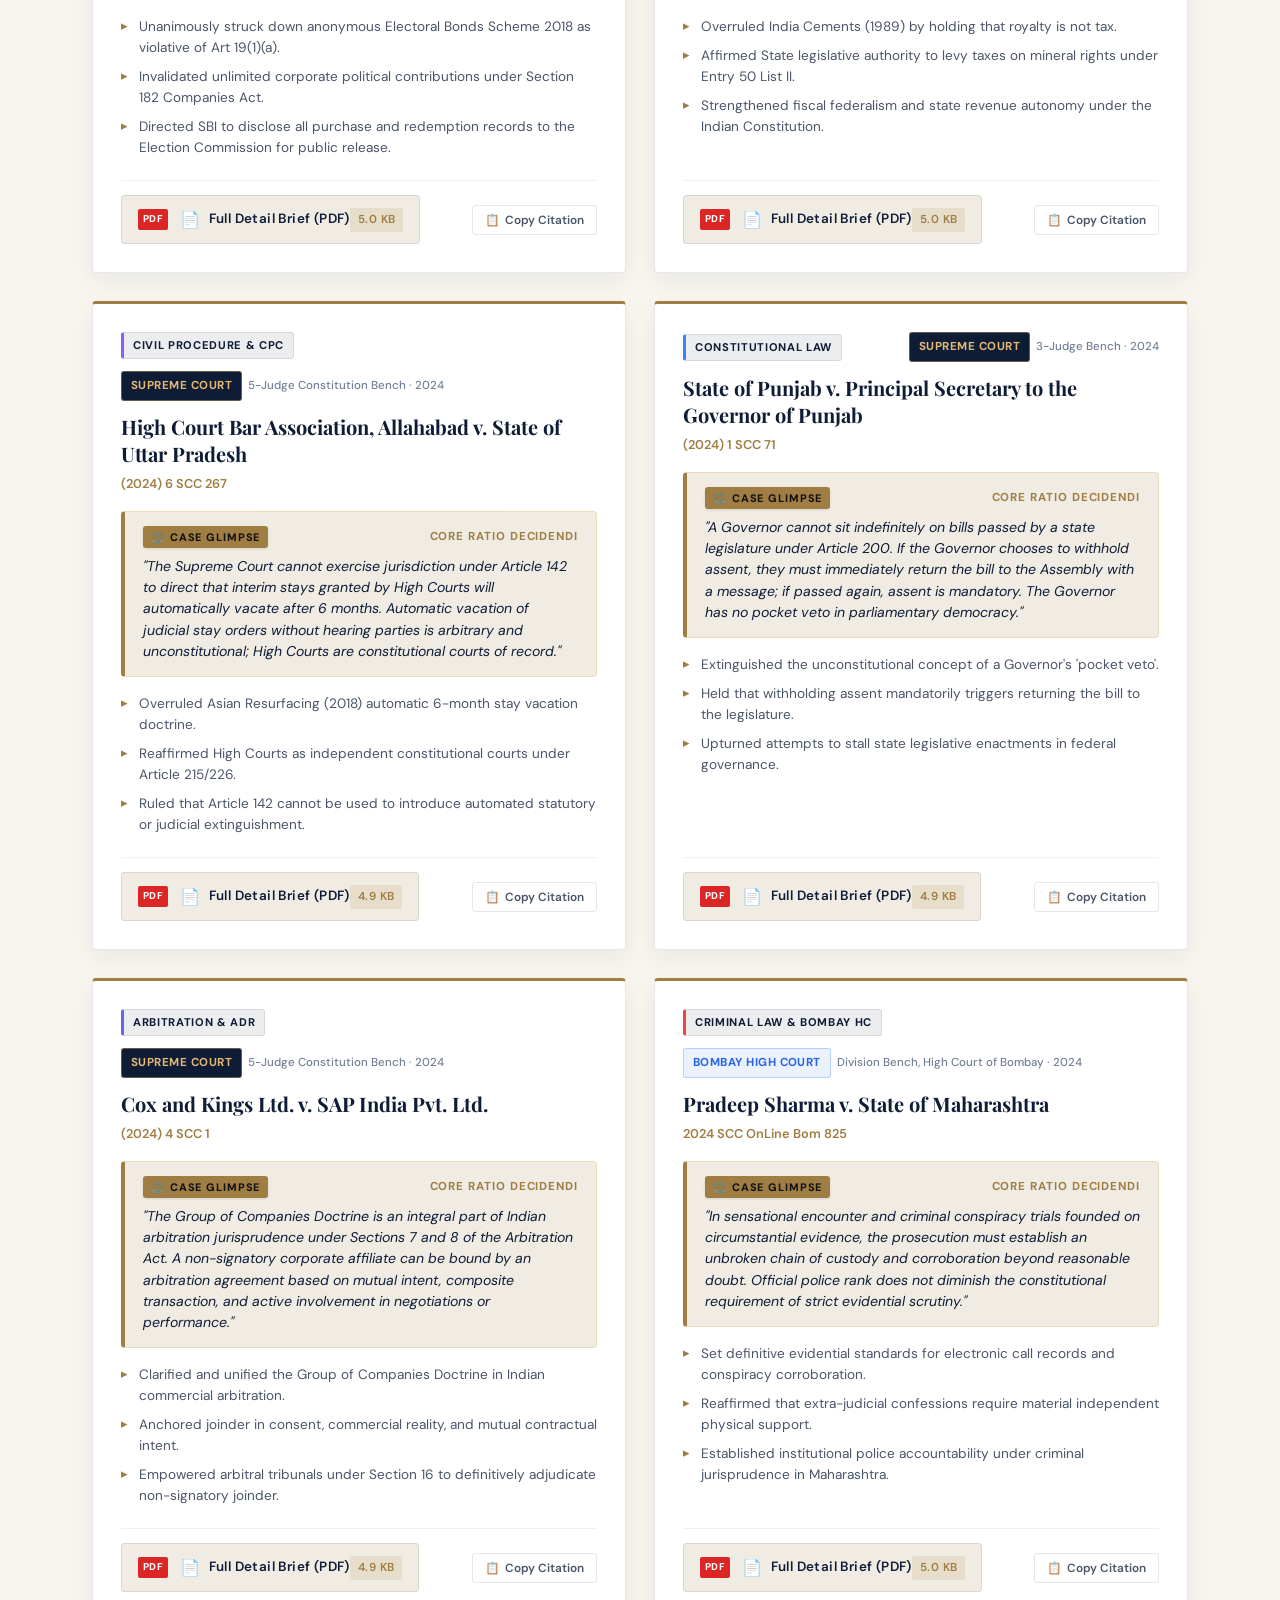
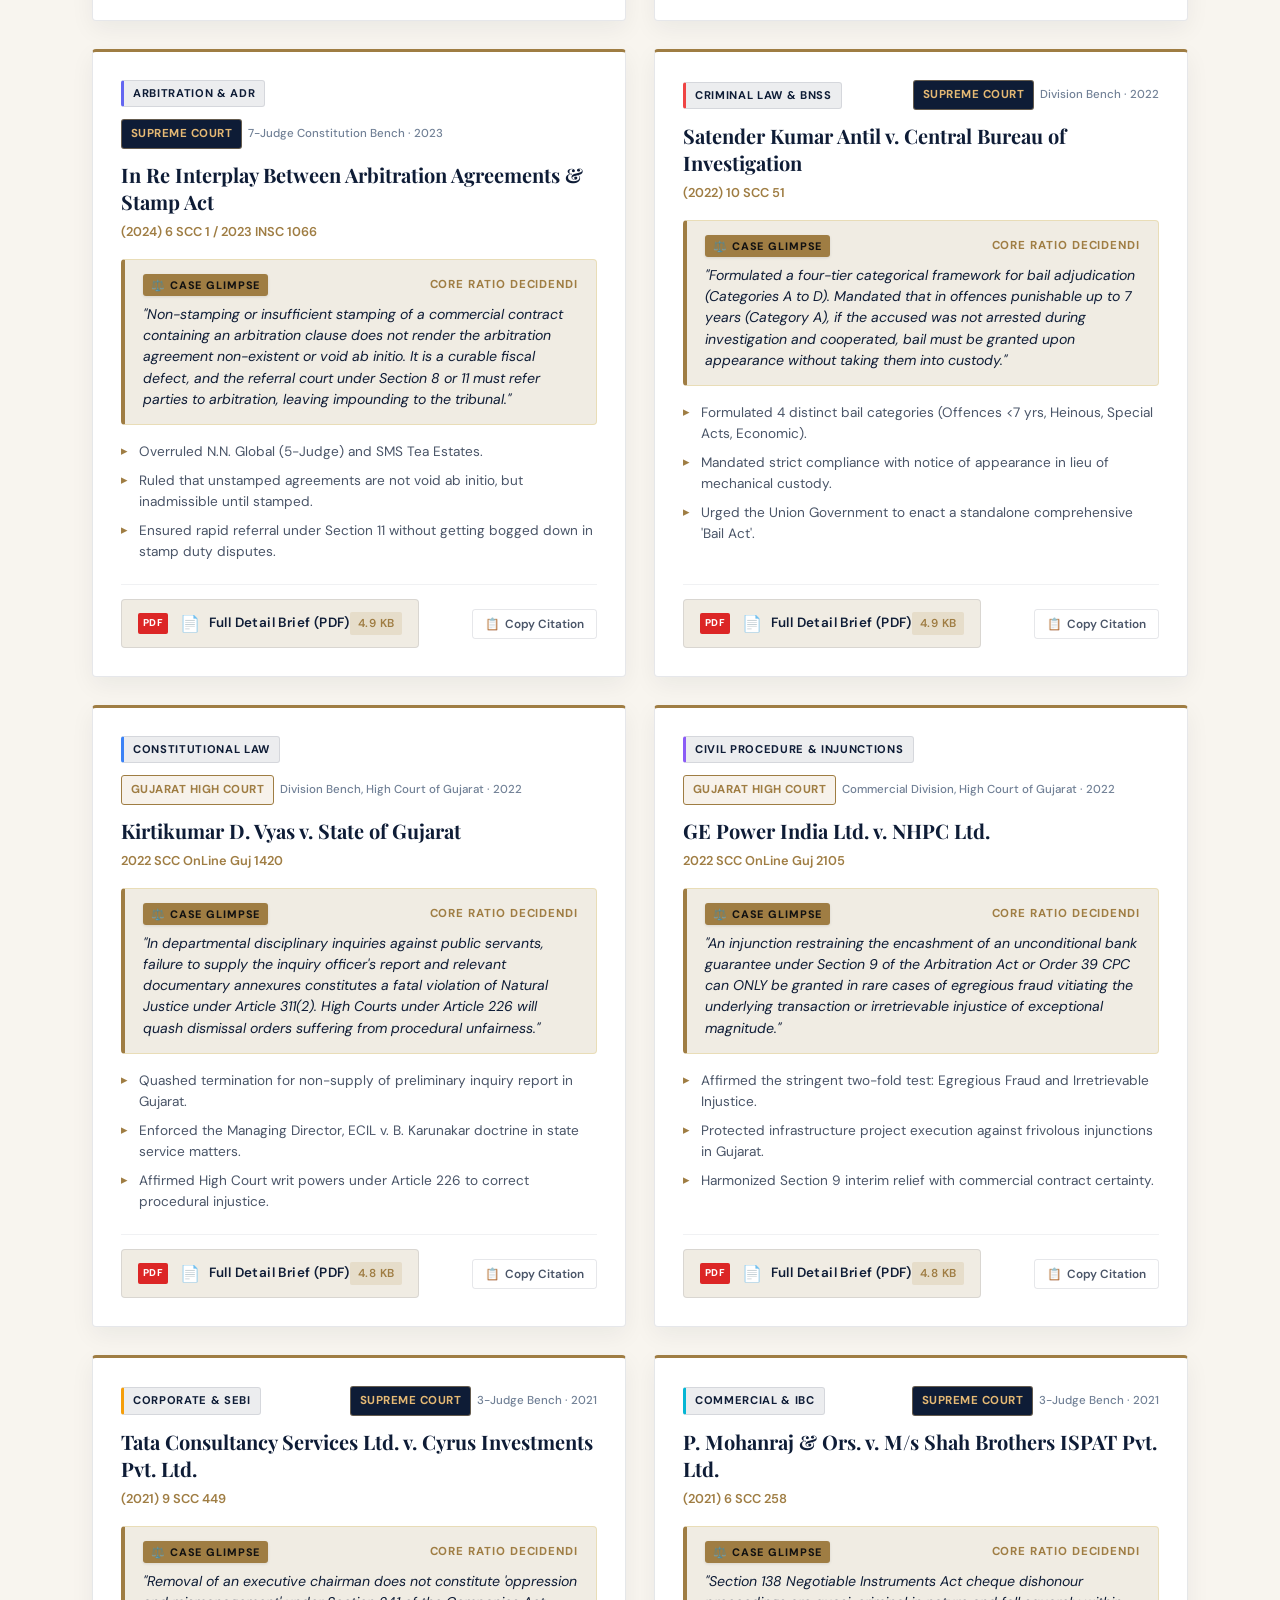
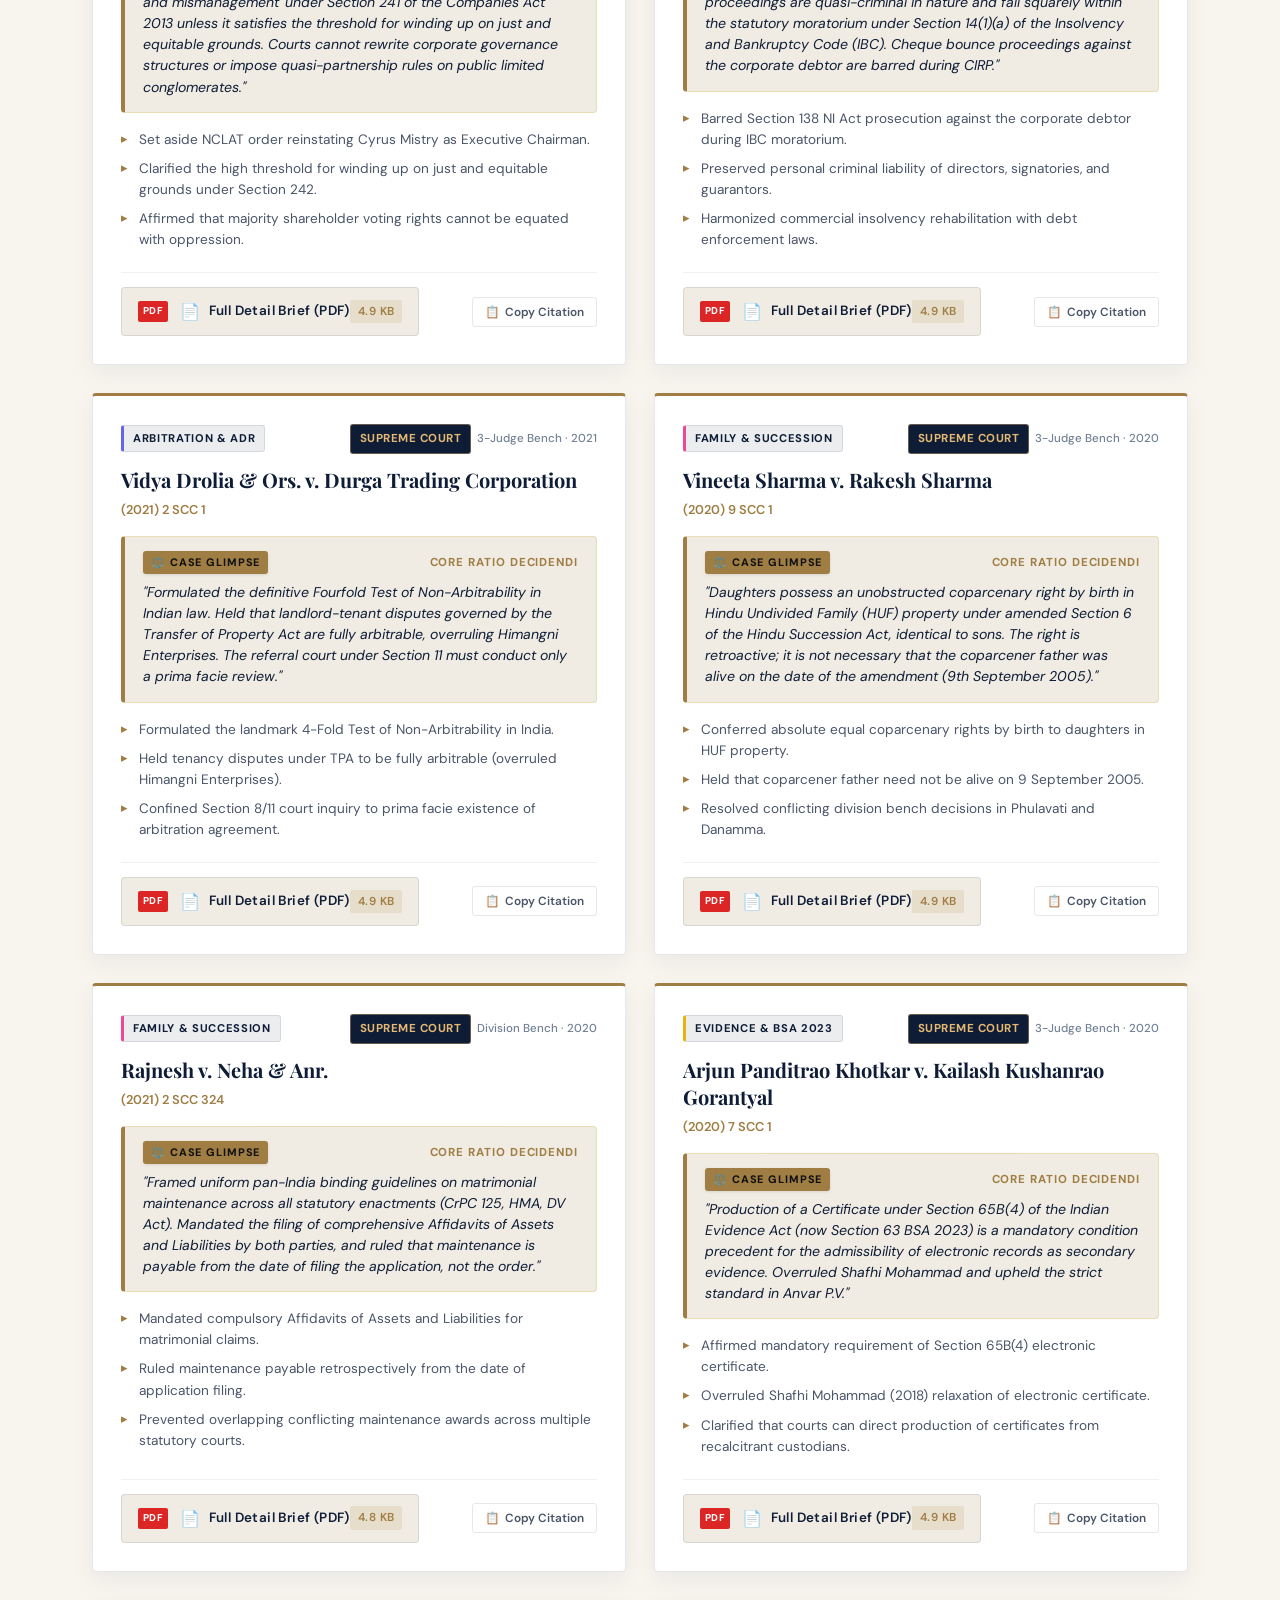
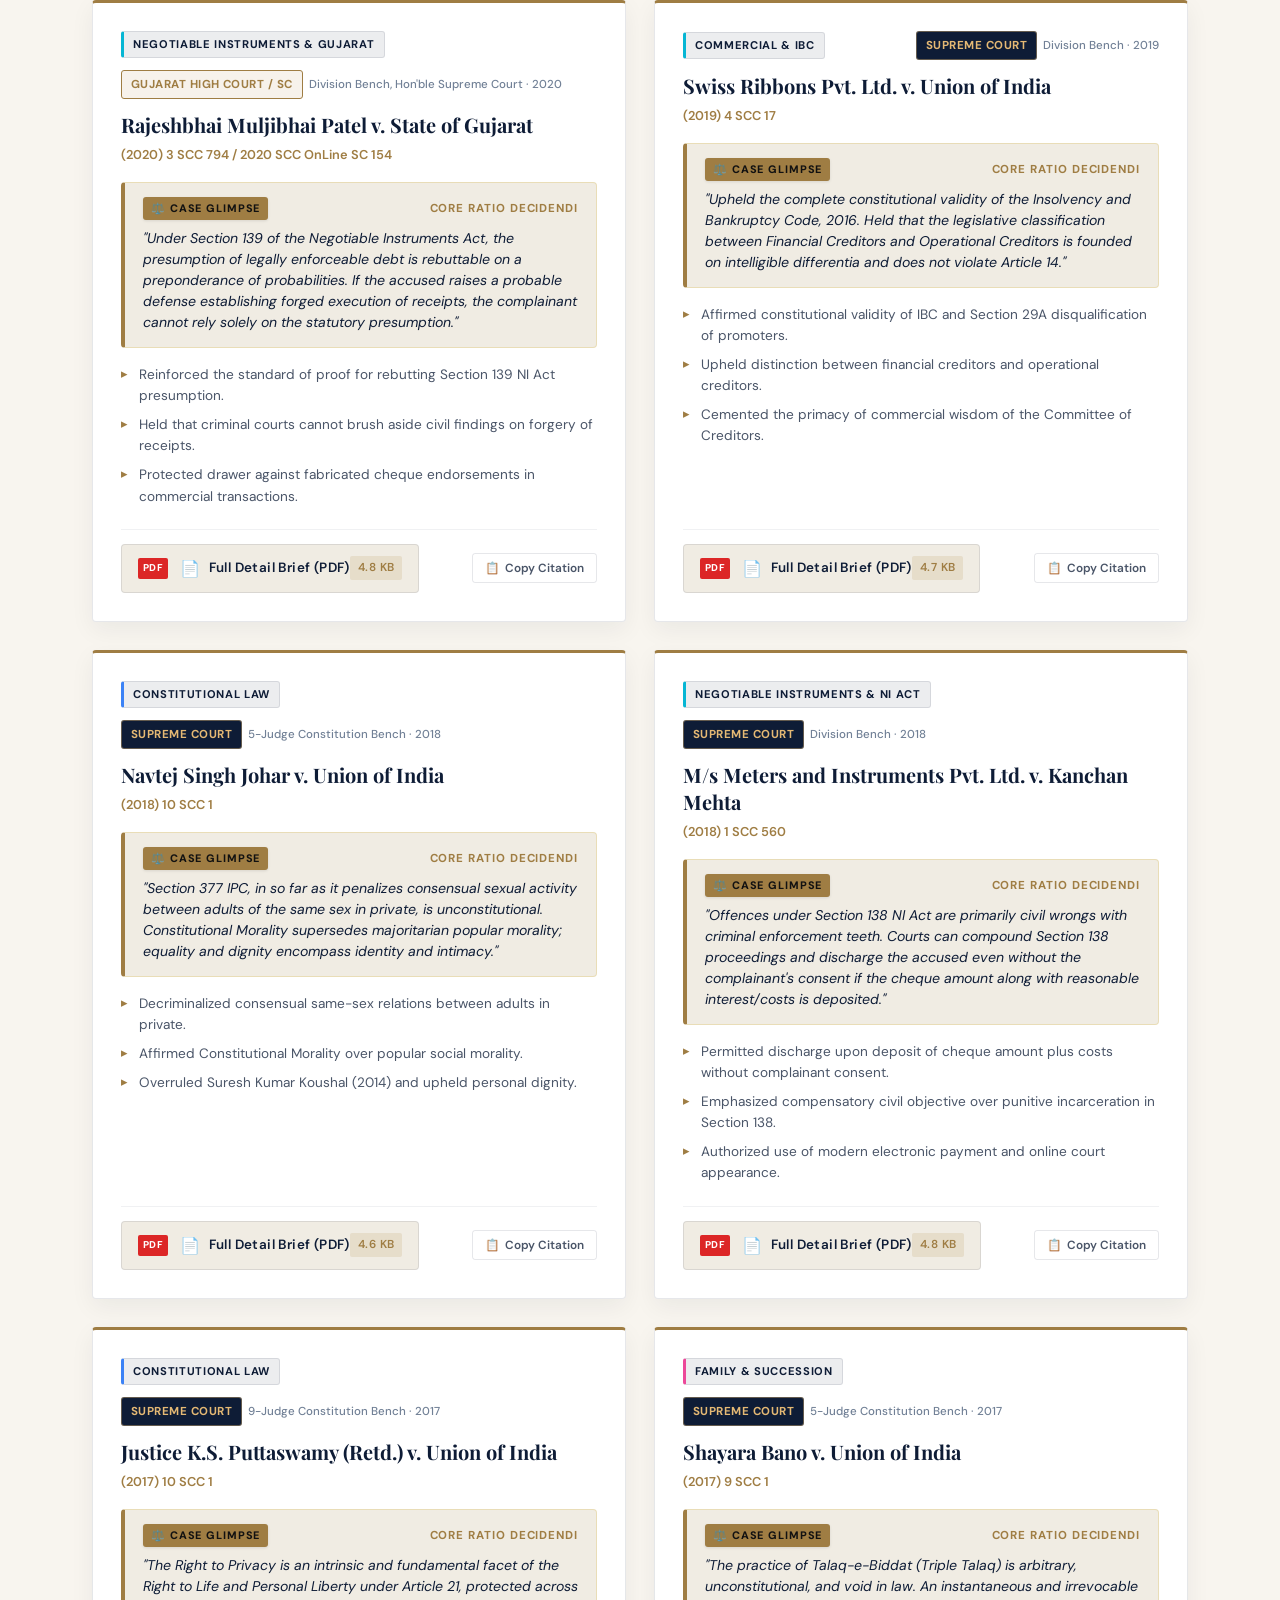
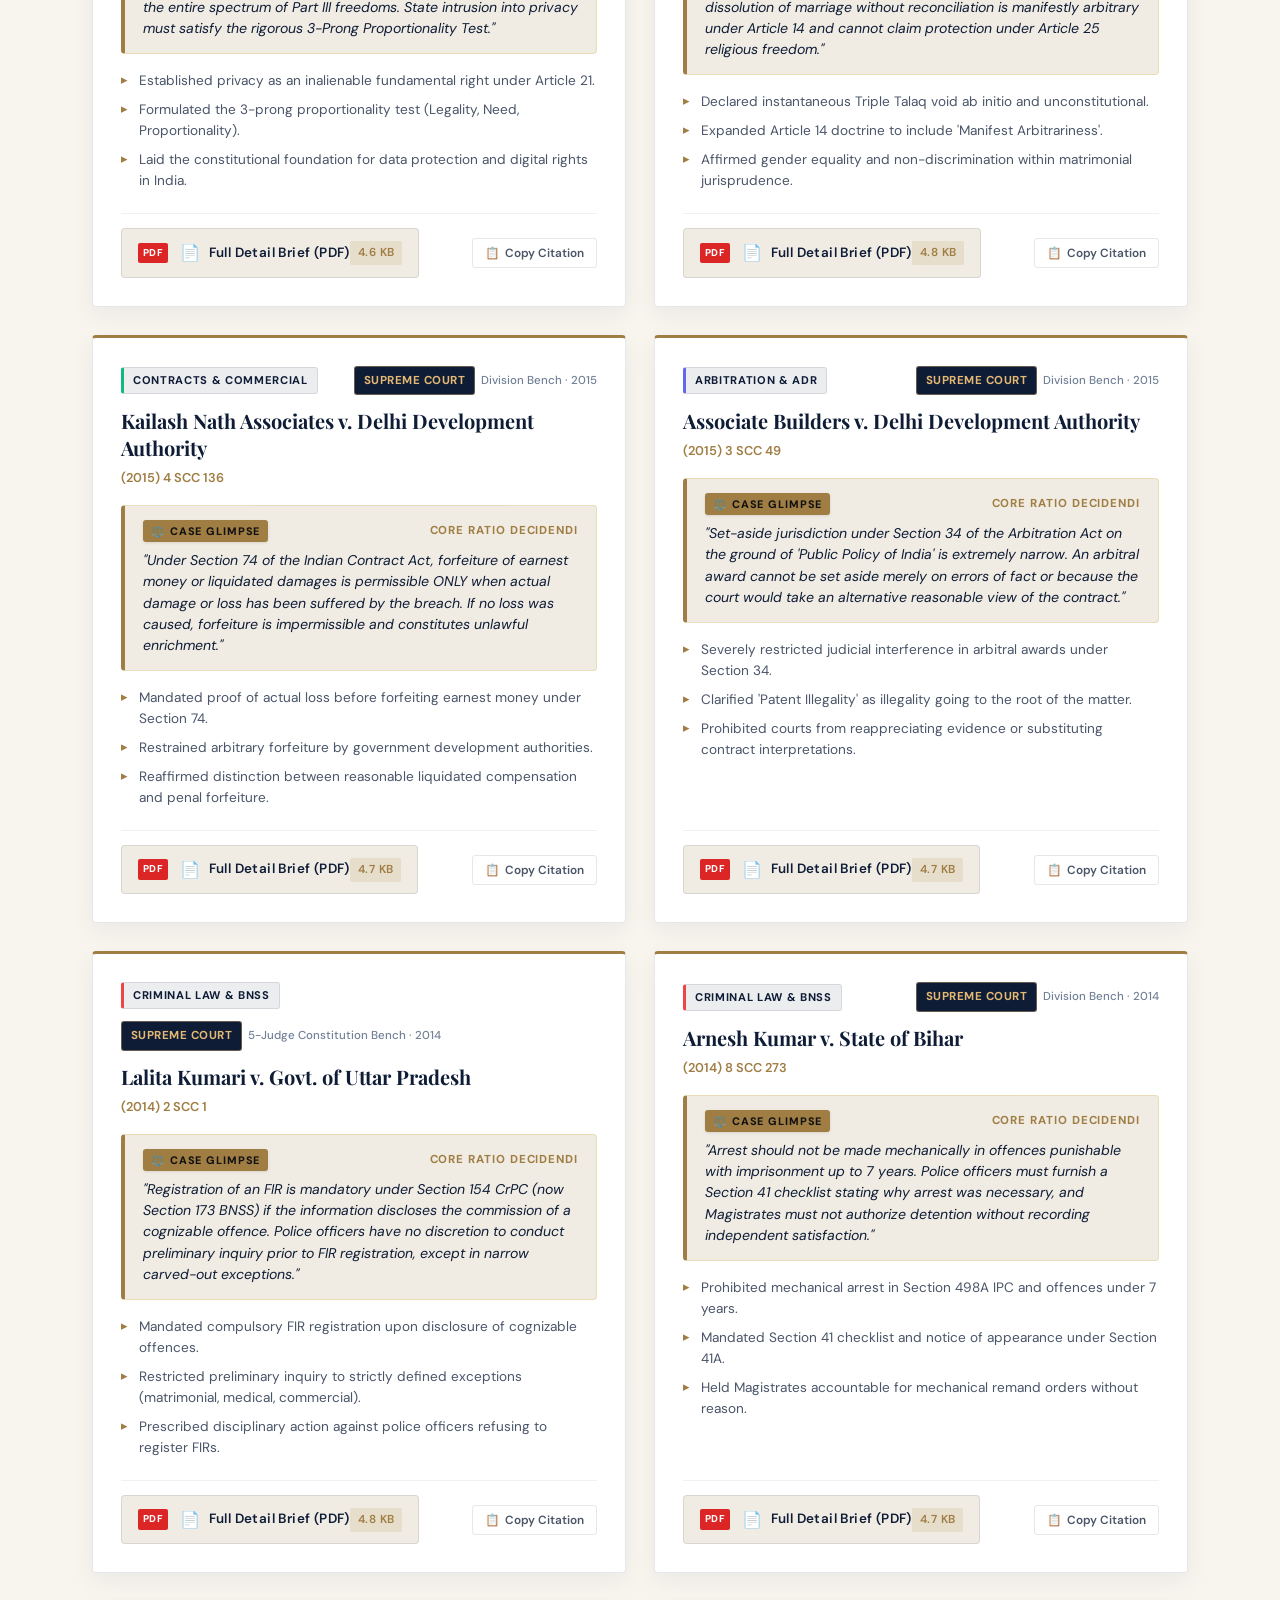
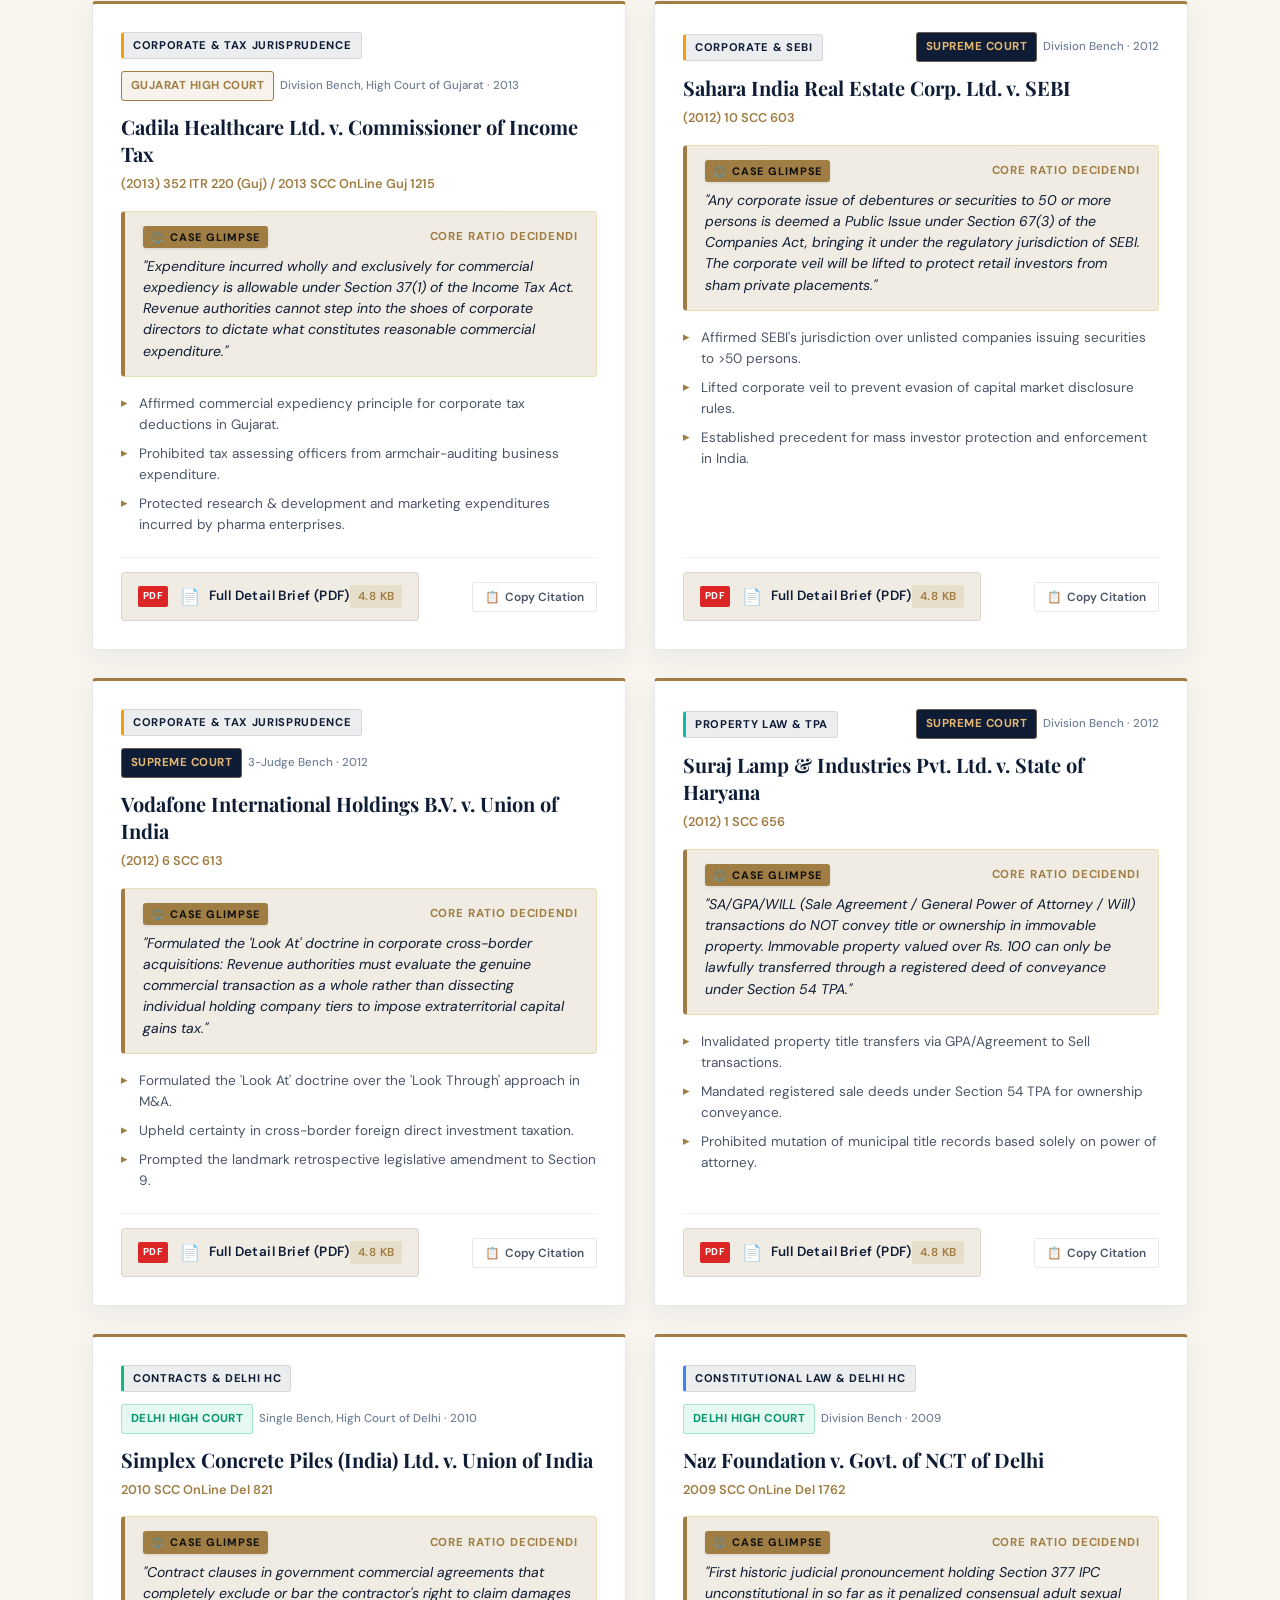
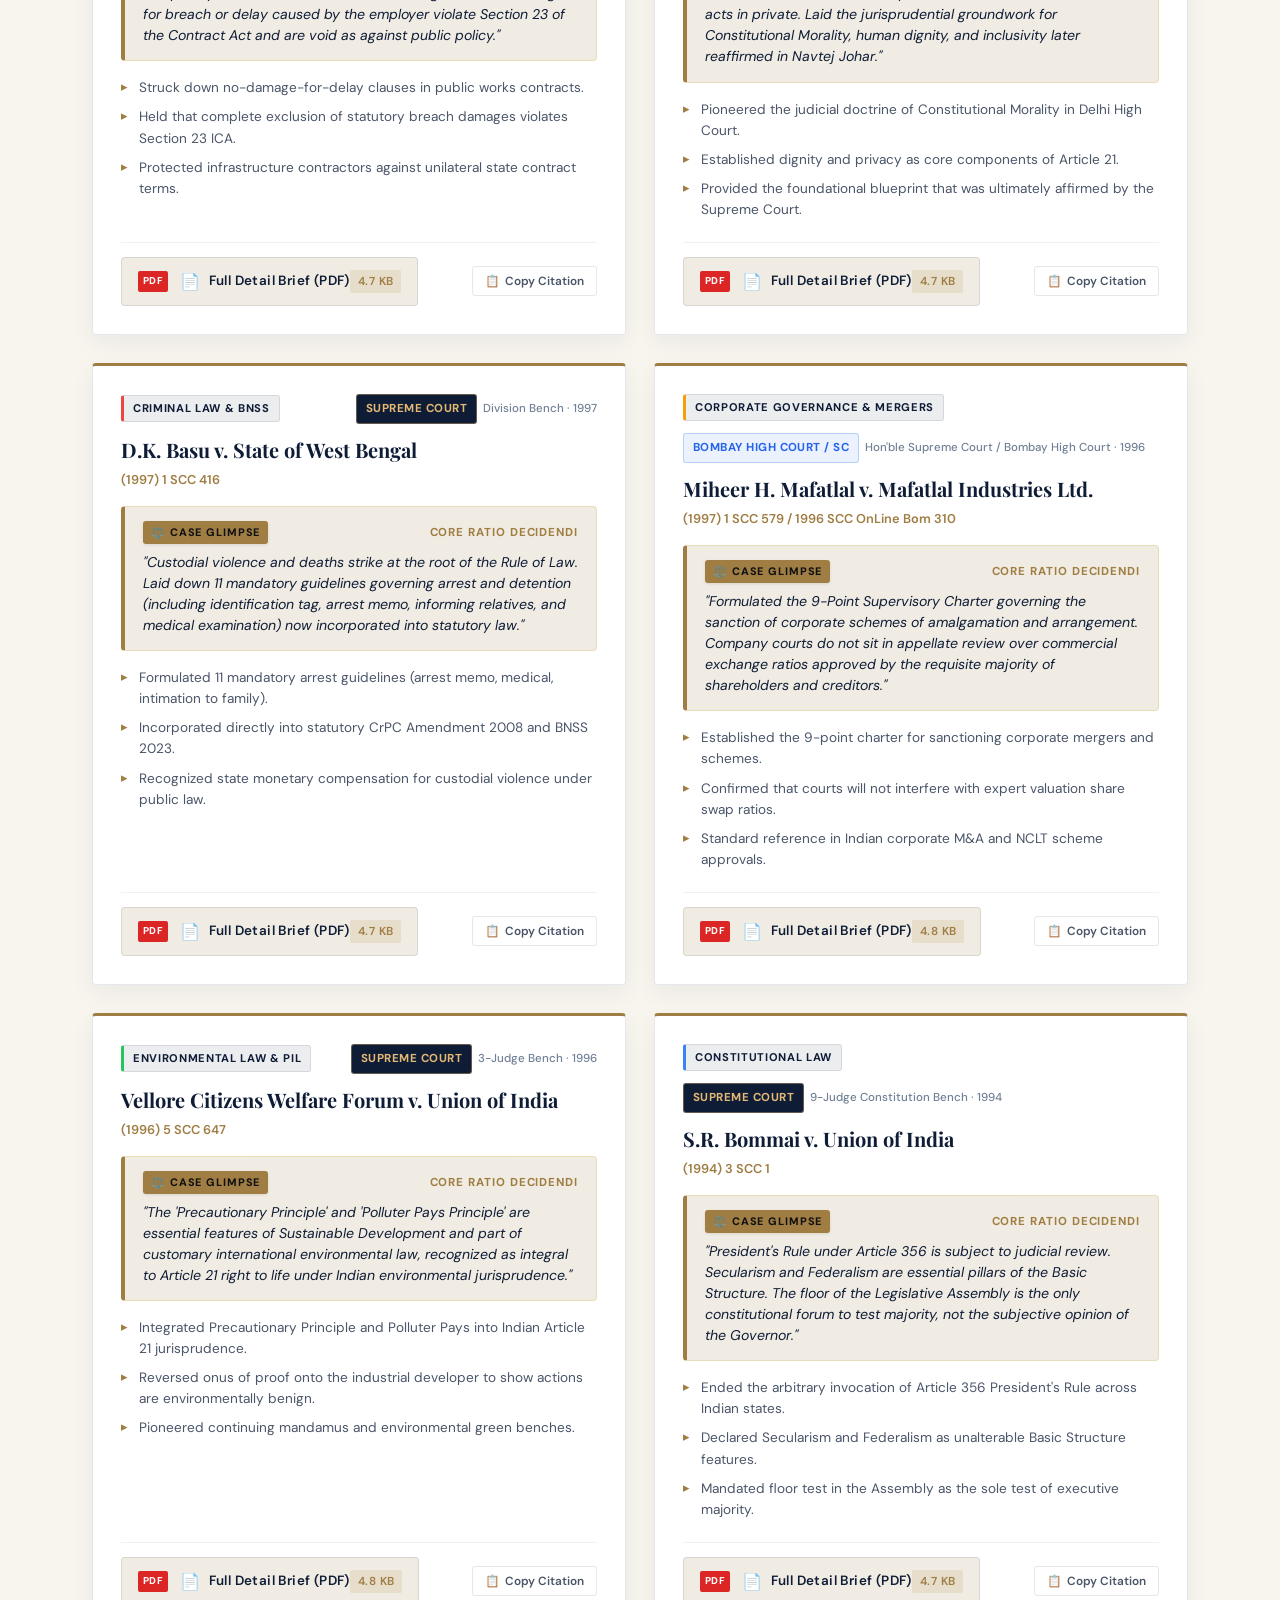
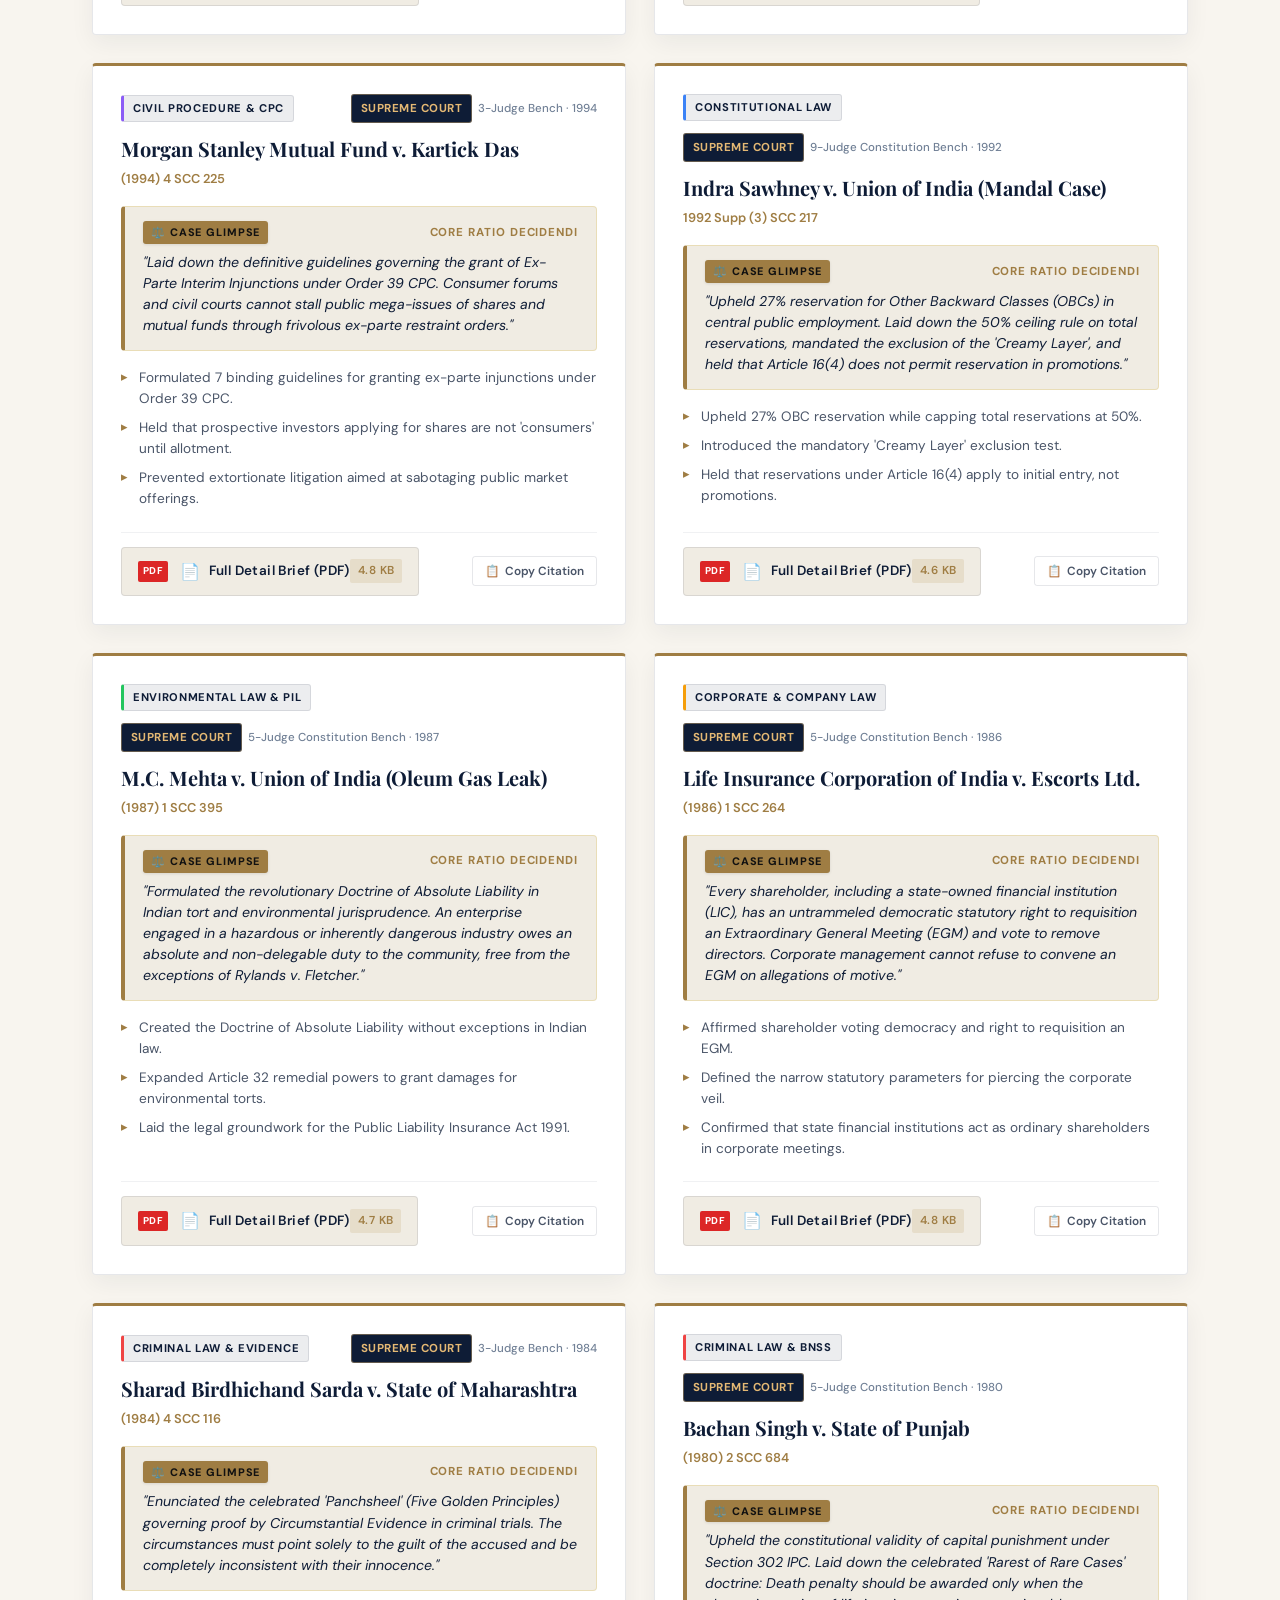
<file: landmark-judgments.html>
<!DOCTYPE html>
<html lang="en" data-theme="light">
<head>
  <meta charset="UTF-8" />
  <meta name="viewport" content="width=device-width, initial-scale=1.0" />
  <title>Study Hub — Landmark Judgments, Notes &amp; Memory Tricks | Adv. Manisha Gandhi</title>
  <meta name="description" content="Law Glimpse Academic Hub by Advocate Manisha Gandhi. Landmark judgments with ratios, subject-wise law notes, and memory recall mnemonics for law students and judicial aspirants." />
  <meta name="author" content="Advocate Manisha Gandhi" />
  <link rel="canonical" href="https://adv-manisha.github.io/study.html" />

  <!-- Open Graph / Social Media -->
  <meta property="og:type" content="article" />
  <meta property="og:url" content="https://adv-manisha.github.io/study.html" />
  <meta property="og:title" content="Study Hub — Landmark Judgments, Notes &amp; Recall Tricks" />
  <meta property="og:description" content="Curated legal study materials, case summaries, and memory tricks for law students and competitive exam aspirants by Adv. Manisha Gandhi, Co-Founder of Law Glimpse." />
  <meta property="og:image" content="https://adv-manisha.github.io/profile.png" />

  <link rel="stylesheet" href="style.css" />
  <link rel="icon" type="image/png" sizes="32x32" href="favicon-32.png">
  <link rel="icon" type="image/png" sizes="16x16" href="favicon-16.png">
  <link rel="apple-touch-icon" sizes="180x180" href="favicon-180.png">

  <!-- Google Fonts: Playfair Display + DM Sans -->
  <link rel="preconnect" href="https://fonts.googleapis.com" />
  <link rel="preconnect" href="https://fonts.gstatic.com" crossorigin />
  <link href="https://fonts.googleapis.com/css2?family=Playfair+Display:ital,wght@0,400;0,600;0,700;1,400;1,600&family=DM+Sans:wght@300;400;500;600&display=swap" rel="stylesheet" />

  <!-- Theme Initializer (Strictly defaults to light theme) -->
  <script>
    (function() {
      var saved = localStorage.getItem('adv_theme');
      var theme = (saved === 'dark') ? 'dark' : 'light';
      document.documentElement.setAttribute('data-theme', theme);
    })();
  </script>
</head>
<body>

  <!-- ========================================================
       BAR COUNCIL OF INDIA (BCI) DISCLAIMER MODAL
       Strict compliance with Rule 36 of BCI Rules
  ======================================================== -->
  <div class="bci-modal-overlay" id="bciModalOverlay" role="dialog" aria-modal="true" aria-labelledby="bciTitle">
    <div class="bci-modal">
      <div class="bci-modal-header">
        <span class="bci-scale-icon">⚖</span>
        <div>
          <h2 class="bci-modal-title" id="bciTitle">Regulatory Compliance Notice</h2>
          <span class="bci-modal-subtitle">Rule 36 of Bar Council of India Rules</span>
        </div>
      </div>
      <div class="bci-modal-body">
        <p>As per the rules of the Bar Council of India, advocates are prohibited from soliciting work or advertising. By clicking "I Acknowledge &amp; Proceed", the user confirms and acknowledges that:</p>
        <ul>
          <li>The user is seeking information and academic materials relating to Advocate Manisha Gandhi and the Law Glimpse academic initiative of their own accord.</li>
          <li>There has been no advertisement, personal communication, solicitation, or inducement of any sort whatsoever.</li>
          <li>The study materials, case summaries, and memory aids are provided exclusively for educational and academic research purposes.</li>
        </ul>
      </div>
      <div class="bci-modal-footer">
        <button class="btn-bci-decline" id="bciDeclineBtn">Decline &amp; Exit</button>
        <button class="btn-bci-agree" id="bciAgreeBtn">I Acknowledge &amp; Proceed</button>
      </div>
    </div>
  </div>

  <!-- ========================================================
       NAVIGATION
  ======================================================== -->
  <nav id="navbar">
    <div class="nav-inner">
      <a href="index.html#home" class="nav-logo">
        <img src="logo.png" alt="Advocate Manisha Gandhi Logo" class="logo-img">
      </a>
      <div class="nav-right">
        <ul class="nav-links" id="nav-links">
          <li><a href="index.html#home">Home</a></li>
          <li><a href="index.html#about">About</a></li>
          <li><a href="index.html#services">Practice Areas</a></li>
          <li><a href="study.html" class="active">Study Hub</a></li>
          <!-- Uncomment when ready:
          <li><a href="research.html">Research</a></li>
          <li><a href="publications.html">Publications</a></li>
          <li><a href="blog.html">Blog</a></li>
          -->
          <li><a href="index.html#contact">Contact</a></li>
          <li><a href="index.html#contact" class="nav-cta">Legal Query</a></li>
          <li class="nav-theme-item">
            <button id="themeToggle" type="button" class="theme-toggle" aria-label="Toggle dark/light theme" title="Switch to Dark Theme">
              <span id="themeIcon" class="theme-icon">🌙</span>
            </button>
          </li>
        </ul>
        <button class="hamburger" id="hamburger" aria-label="Open menu">
          <span></span><span></span><span></span>
        </button>
      </div>
    </div>
  </nav>

  <!-- ========================================================
       PAGE HERO
  ======================================================== -->
  <header class="page-hero">
    <div class="container">
      <div class="page-breadcrumbs">
        <a href="index.html">Home</a> <span>/</span> <a href="study.html">Study Hub</a> <span>/</span> <span>Landmark Judgments</span>
      </div>
      <span class="page-hero-eyebrow">Law Glimpse Academic Initiative</span>
      <h1 class="page-hero-title">Landmark Judgments &amp;<br /><em>Precedents Repository</em></h1>
      <p class="page-hero-lead">
        Authoritative case analysis spanning the Supreme Court of India and State High Courts (Gujarat, Bombay, Delhi), with core ratio decidendi, statutory benchmarks, and downloadable case briefs.
      </p>
    </div>
  </header>
  <main class="study-section">
    <div class="container">

      <!-- Search & Filter Toolbar -->
      <div class="study-toolbar">
        <div class="study-search-wrap">
          <span class="study-search-icon">🔍</span>
          <input
            type="text"
            id="studySearchInput"
            class="study-search-input"
            placeholder="Search by case name, subject, citation, or statutory keyword..."
            aria-label="Search landmark judgments"
          />
          <button type="button" id="studySearchClear" class="study-search-clear" aria-label="Clear search">✕</button>
        </div>

                <div class="study-filter-pills" role="group" aria-label="Filter by subject">
          <span class="filter-label">Subject:</span>
          <button type="button" class="filter-pill active" data-filter="all">All Subjects</button>
          <button type="button" class="filter-pill" data-filter="constitutional">🏛️ Constitutional</button>
          <button type="button" class="filter-pill" data-filter="criminal">⚖️ Criminal &amp; BNSS</button>
          <button type="button" class="filter-pill" data-filter="cpc-sra">📑 CPC &amp; SRA</button>
          <button type="button" class="filter-pill" data-filter="contracts">📜 Contracts</button>
          <button type="button" class="filter-pill" data-filter="corporate-sebi">🏢 Corporate &amp; SEBI</button>
          <button type="button" class="filter-pill" data-filter="ibc-commercial">💼 Commercial &amp; IBC</button>
          <button type="button" class="filter-pill" data-filter="arbitration">🤝 Arbitration &amp; ADR</button>
          <button type="button" class="filter-pill" data-filter="family">👨‍👩‍👧 Family &amp; Succession</button>
          <button type="button" class="filter-pill" data-filter="property-tpa">🏡 Property &amp; TPA</button>
          <button type="button" class="filter-pill" data-filter="environmental">🌿 Environmental &amp; PIL</button>
          <button type="button" class="filter-pill" data-filter="evidence-bsa">🔍 Evidence &amp; BSA</button>
        </div>
      </div>

      <!-- View Switcher & Court Filter Toolbar -->
      <div class="judgments-view-toolbar">
        <div class="view-toggle-group" role="group" aria-label="Switch judgment view">
          <button type="button" class="view-toggle-btn active" data-view="cards">
            <span aria-hidden="true">🃏</span> Card View (All Cases)
          </button>
          <button type="button" class="view-toggle-btn" data-view="subject-table">
            <span aria-hidden="true">📑</span> By Subject (SC &amp; State HCs)
          </button>
          <button type="button" class="view-toggle-btn" data-view="year-table">
            <span aria-hidden="true">📅</span> By Year (Chronological)
          </button>
        </div>

        <div class="court-filter-group">
          <label for="courtScopeSelect" class="court-filter-label">Court Scope:</label>
          <select id="courtScopeSelect" class="court-scope-select" aria-label="Filter judgments by court jurisdiction">
            <option value="all">All Courts (SC + All State HCs)</option>
            <option value="sc">🏛️ Supreme Court of India</option>
            <option value="hc-all">⚖️ State High Courts (All)</option>
            <option value="hc-gujarat">Gujarat High Court</option>
            <option value="hc-bombay">Bombay High Court</option>
            <option value="hc-delhi">Delhi High Court</option>
          </select>
        </div>
      </div>

      <!-- VIEW 1: DYNAMIC CARDS (Active by default) -->
      <div id="viewCards" class="legal-matrix-view active">
        <div id="viewCardsGrid" class="study-grid"></div>
      </div>

      <!-- VIEW 2: SUBJECT-WISE TABLE -->
      <div id="viewSubjectTable" class="legal-matrix-view active">
<div class="table-scroll-hint">← Scroll horizontally on small screens to inspect the full legal matrix →</div>

          <!-- SUBJECT: 🏛️ Constitutional Law & Fundamental Rights -->
          <div class="legal-group-section" data-subject="constitutional">
            <div class="legal-group-header">
              <h3 class="legal-group-title">
                🏛️ Constitutional Law & Fundamental Rights
              </h3>
              <span class="legal-group-count">14 Landmark Decisions</span>
            </div>
        

            <div class="court-subgroup" data-court-subgroup="sc">
              <div class="court-subgroup-title">
                <span class="court-badge badge-sc">Supreme Court</span>
                <span>Apex Precedents &amp; Constitutional Benches (12 Cases)</span>
              </div>
              <div class="legal-table-responsive">
                <table class="legal-table">
                  <thead>
                    <tr>
                      <th style="width: 24%;">Case Title &amp; Citation</th>
                      <th style="width: 12%;">Year &amp; Bench</th>
                      <th style="width: 12%;">Forum</th>
                      <th style="width: 14%;">Statutory Focus</th>
                      <th style="width: 28%;">Ratio Decidendi &amp; Key Holding</th>
                      <th style="width: 10%;">Brief</th>
                    </tr>
                  </thead>
                  <tbody>
            

                    <tr data-court="sc" data-court-type="sc" data-subject="constitutional" data-year="2025" data-keywords="section 6a citizenship act assam accord 1971 cut off article 11 article 14 reasonable classification">
                      <td>
                        <div class="col-case-title">In Re: Section 6A of the Citizenship Act, 1955 (Assam Accord)</div>
                        <div class="col-case-citation">(2025) 2 SCC 1</div>
                      </td>
                      <td>
                        <div>2025</div>
                        <div class="col-case-bench">5-Judge Constitution Bench (4:1 Majority)</div>
                      </td>
                      <td><span class="court-badge badge-sc">Supreme Court</span></td>
                      <td><span class="col-statutory">Citizenship Act Sec 6A, Articles 11 & 14</span></td>
                      <td>
                        <div class="col-ratio-text">The legislative classification underlying Section 6A satisfies the twin tests of Article 14: an intelligible differentia based on the historic influx during the 1971 Bangladesh Liberation War, and a direct rational nexus with the objective of restoring social peace in the border state of Assam.</div>
                        <div class="col-ratio-takeaway">Upheld the statutory validity of the Assam Accord cut-off date (25 March 1971).</div>
                      </td>
                      <td>
                        <a href="materials/landmark-judgments/citizenship-act-sec6a-2025.pdf" class="btn-table-pdf" download title="Download Full Detail Case Brief PDF">
                          <span>📄</span> PDF
                        </a>
                      </td>
                    </tr>
                

                    <tr data-court="sc" data-court-type="sc" data-subject="constitutional" data-year="2025" data-keywords="election commission cec appointment article 324 basic structure democracy free and fair elections">
                      <td>
                        <div class="col-case-title">Dr. Jaya Thakur & Ors. v. Union of India</div>
                        <div class="col-case-citation">(2025) 3 SCC 120</div>
                      </td>
                      <td>
                        <div>2025</div>
                        <div class="col-case-bench">3-Judge Bench (Sanjiv Khanna & Dipankar Datta JJ.)</div>
                      </td>
                      <td><span class="court-badge badge-sc">Supreme Court</span></td>
                      <td><span class="col-statutory">Article 324 & CEC Act 2023</span></td>
                      <td>
                        <div class="col-ratio-text">The independence of the Election Commission of India is essential to democratic governance. Statutory selection panels must ensure institutional insulation and transparent shortlisting with adequate advance notice to all committee members.</div>
                        <div class="col-ratio-takeaway">Reaffirmed that free and fair elections are an unalterable facet of the Basic Structure.</div>
                      </td>
                      <td>
                        <a href="materials/landmark-judgments/election-commission-independence-2025.pdf" class="btn-table-pdf" download title="Download Full Detail Case Brief PDF">
                          <span>📄</span> PDF
                        </a>
                      </td>
                    </tr>
                

                    <tr data-court="sc" data-court-type="sc" data-subject="constitutional" data-year="2024" data-keywords="adr electoral bonds political funding article 19 1 a right to information proportionality sbi">
                      <td>
                        <div class="col-case-title">Association for Democratic Reforms (ADR) v. Union of India</div>
                        <div class="col-case-citation">(2024) 5 SCC 1</div>
                      </td>
                      <td>
                        <div>2024</div>
                        <div class="col-case-bench">5-Judge Constitution Bench (Unanimous)</div>
                      </td>
                      <td><span class="court-badge badge-sc">Supreme Court</span></td>
                      <td><span class="col-statutory">Art 19(1)(a), RPA 1951, Companies Act Sec 182</span></td>
                      <td>
                        <div class="col-ratio-text">Information regarding political funding is essential for an elector to exercise their voting franchise meaningfully under Article 19(1)(a). The state interest in curbing black money does not satisfy the Proportionality Test because anonymous bonds are not the least restrictive measure.</div>
                        <div class="col-ratio-takeaway">Unanimously struck down anonymous Electoral Bonds Scheme 2018 as violative of Art 19(1)(a).</div>
                      </td>
                      <td>
                        <a href="materials/landmark-judgments/adr-electoral-bonds-2024.pdf" class="btn-table-pdf" download title="Download Full Detail Case Brief PDF">
                          <span>📄</span> PDF
                        </a>
                      </td>
                    </tr>
                

                    <tr data-court="sc" data-court-type="sc" data-subject="constitutional" data-year="2024" data-keywords="mada mineral rights tax royalty india cements entry 50 list ii fiscal federalism mmdr act">
                      <td>
                        <div class="col-case-title">Mineral Area Development Authority (MADA) v. Steel Authority of India Ltd.</div>
                        <div class="col-case-citation">(2024) 8 SCC 1</div>
                      </td>
                      <td>
                        <div>2024</div>
                        <div class="col-case-bench">9-Judge Constitution Bench (8:1 Majority)</div>
                      </td>
                      <td><span class="court-badge badge-sc">Supreme Court</span></td>
                      <td><span class="col-statutory">Seventh Schedule List II Entry 50, MMDR Act 1957</span></td>
                      <td>
                        <div class="col-ratio-text">Overruled the 1989 landmark decision in India Cements v. State of Tamil Nadu. Royalty is consideration paid by a lessee to the mineral owner for extraction rights; it lacks the core sovereign elements of a tax. Parliament's regulatory power under Entry 54 List I does not denude state taxing competence under Entry 50 List II.</div>
                        <div class="col-ratio-takeaway">Overruled India Cements (1989) by holding that royalty is not tax.</div>
                      </td>
                      <td>
                        <a href="materials/landmark-judgments/mada-mineral-rights-tax-2024.pdf" class="btn-table-pdf" download title="Download Full Detail Case Brief PDF">
                          <span>📄</span> PDF
                        </a>
                      </td>
                    </tr>
                

                    <tr data-court="sc" data-court-type="sc" data-subject="constitutional" data-year="2024" data-keywords="governor article 200 assent bills pocket veto punjab tamil nadu federalism parliamentary democracy">
                      <td>
                        <div class="col-case-title">State of Punjab v. Principal Secretary to the Governor of Punjab</div>
                        <div class="col-case-citation">(2024) 1 SCC 71</div>
                      </td>
                      <td>
                        <div>2024</div>
                        <div class="col-case-bench">3-Judge Bench (D.Y. Chandrachud CJI, J.B. Pardiwala JJ.)</div>
                      </td>
                      <td><span class="court-badge badge-sc">Supreme Court</span></td>
                      <td><span class="col-statutory">Articles 200, 174, 163</span></td>
                      <td>
                        <div class="col-ratio-text">The phrase 'as soon as possible' in the first proviso to Article 200 conveys constitutional urgency. A Governor cannot derail the legislative process through inaction. If assent is withheld, the bill must be returned; upon repassing by the Assembly, the Governor has no option but to grant assent.</div>
                        <div class="col-ratio-takeaway">Extinguished the unconstitutional concept of a Governor's 'pocket veto'.</div>
                      </td>
                      <td>
                        <a href="materials/landmark-judgments/governor-bills-inaction-2024.pdf" class="btn-table-pdf" download title="Download Full Detail Case Brief PDF">
                          <span>📄</span> PDF
                        </a>
                      </td>
                    </tr>
                

                    <tr data-court="sc" data-court-type="sc" data-subject="constitutional" data-year="2018" data-keywords="navtej johar 377 consensual equality constitutional morality dignity privacy lgbtq">
                      <td>
                        <div class="col-case-title">Navtej Singh Johar v. Union of India</div>
                        <div class="col-case-citation">(2018) 10 SCC 1</div>
                      </td>
                      <td>
                        <div>2018</div>
                        <div class="col-case-bench">5-Judge Constitution Bench (Unanimous)</div>
                      </td>
                      <td><span class="court-badge badge-sc">Supreme Court</span></td>
                      <td><span class="col-statutory">IPC Sec 377, Articles 14, 15, 19, 21</span></td>
                      <td>
                        <div class="col-ratio-text">Section 377 violates Articles 14, 15, 19, and 21. Consensual adult relationships in private do not cause harm to society. The state cannot criminalize human identity under the guise of statutory Victorian morality.</div>
                        <div class="col-ratio-takeaway">Decriminalized consensual same-sex relations between adults in private.</div>
                      </td>
                      <td>
                        <a href="materials/landmark-judgments/navtej-johar-377-2018.pdf" class="btn-table-pdf" download title="Download Full Detail Case Brief PDF">
                          <span>📄</span> PDF
                        </a>
                      </td>
                    </tr>
                

                    <tr data-court="sc" data-court-type="sc" data-subject="constitutional" data-year="2017" data-keywords="puttaswamy privacy fundamental right article 21 proportionality aadhaar data protection">
                      <td>
                        <div class="col-case-title">Justice K.S. Puttaswamy (Retd.) v. Union of India</div>
                        <div class="col-case-citation">(2017) 10 SCC 1</div>
                      </td>
                      <td>
                        <div>2017</div>
                        <div class="col-case-bench">9-Judge Constitution Bench (Unanimous)</div>
                      </td>
                      <td><span class="court-badge badge-sc">Supreme Court</span></td>
                      <td><span class="col-statutory">Article 21 & Part III</span></td>
                      <td>
                        <div class="col-ratio-text">Unanimously overruled M.P. Sharma (1954) and Kharak Singh (1962). Formulated the 3-Prong Proportionality Test: Legality (statutory law), Legitimate State Goal, and Proportionality (least restrictive means).</div>
                        <div class="col-ratio-takeaway">Established privacy as an inalienable fundamental right under Article 21.</div>
                      </td>
                      <td>
                        <a href="materials/landmark-judgments/puttaswamy-privacy-2017.pdf" class="btn-table-pdf" download title="Download Full Detail Case Brief PDF">
                          <span>📄</span> PDF
                        </a>
                      </td>
                    </tr>
                

                    <tr data-court="sc" data-court-type="sc" data-subject="constitutional" data-year="1994" data-keywords="sr bommai article 356 secularism federalism basic structure floor test president rule">
                      <td>
                        <div class="col-case-title">S.R. Bommai v. Union of India</div>
                        <div class="col-case-citation">(1994) 3 SCC 1</div>
                      </td>
                      <td>
                        <div>1994</div>
                        <div class="col-case-bench">9-Judge Constitution Bench</div>
                      </td>
                      <td><span class="court-badge badge-sc">Supreme Court</span></td>
                      <td><span class="col-statutory">Articles 356, 74(2), 355</span></td>
                      <td>
                        <div class="col-ratio-text">Presidential proclamation under Article 356 can be struck down if based on malafide or irrelevant grounds. Dissolution of state assemblies cannot occur until both Houses of Parliament approve the proclamation. Courts can restore dismissed state assemblies.</div>
                        <div class="col-ratio-takeaway">Ended the arbitrary invocation of Article 356 President's Rule across Indian states.</div>
                      </td>
                      <td>
                        <a href="materials/landmark-judgments/sr-bommai-secularism-1994.pdf" class="btn-table-pdf" download title="Download Full Detail Case Brief PDF">
                          <span>📄</span> PDF
                        </a>
                      </td>
                    </tr>
                

                    <tr data-court="sc" data-court-type="sc" data-subject="constitutional" data-year="1992" data-keywords="indra sawhney mandal reservation creamy layer 50 percent ceiling article 16 4 backward classes">
                      <td>
                        <div class="col-case-title">Indra Sawhney v. Union of India (Mandal Case)</div>
                        <div class="col-case-citation">1992 Supp (3) SCC 217</div>
                      </td>
                      <td>
                        <div>1992</div>
                        <div class="col-case-bench">9-Judge Constitution Bench (6:3 Majority)</div>
                      </td>
                      <td><span class="court-badge badge-sc">Supreme Court</span></td>
                      <td><span class="col-statutory">Articles 16(4), 16(1), 340</span></td>
                      <td>
                        <div class="col-ratio-text">Backwardness must be both social and educational. Economic criteria alone cannot be the sole basis of reservation under Article 16(4). The 50% reservation limit ensures efficiency of administration under Article 335 and protects general merit.</div>
                        <div class="col-ratio-takeaway">Upheld 27% OBC reservation while capping total reservations at 50%.</div>
                      </td>
                      <td>
                        <a href="materials/landmark-judgments/indra-sawhney-reservation-1992.pdf" class="btn-table-pdf" download title="Download Full Detail Case Brief PDF">
                          <span>📄</span> PDF
                        </a>
                      </td>
                    </tr>
                

                    <tr data-court="sc" data-court-type="sc" data-subject="constitutional" data-year="1980" data-keywords="minerva mills article 368 basic structure 42nd amendment fundamental rights directive principles harmony">
                      <td>
                        <div class="col-case-title">Minerva Mills Ltd. v. Union of India</div>
                        <div class="col-case-citation">(1980) 3 SCC 625</div>
                      </td>
                      <td>
                        <div>1980</div>
                        <div class="col-case-bench">5-Judge Constitution Bench (Y.V. Chandrachud CJI)</div>
                      </td>
                      <td><span class="court-badge badge-sc">Supreme Court</span></td>
                      <td><span class="col-statutory">Articles 368, 31C, Part III & Part IV</span></td>
                      <td>
                        <div class="col-ratio-text">Struck down clauses (4) and (5) of Article 368 inserted by the 42nd Amendment, which claimed unlimited amending power for Parliament. A limited amending power is one of the basic features of the Indian Constitution, and Parliament cannot enlarge its own power to destroy limitations.</div>
                        <div class="col-ratio-takeaway">Struck down 42nd Amendment clauses granting unlimited amending power under Art 368.</div>
                      </td>
                      <td>
                        <a href="materials/landmark-judgments/minerva-mills-harmony-1980.pdf" class="btn-table-pdf" download title="Download Full Detail Case Brief PDF">
                          <span>📄</span> PDF
                        </a>
                      </td>
                    </tr>
                

                    <tr data-court="sc" data-court-type="sc" data-subject="constitutional" data-year="1978" data-keywords="maneka gandhi article 21 golden triangle 14 19 21 procedure established by law passports natural justice">
                      <td>
                        <div class="col-case-title">Maneka Gandhi v. Union of India</div>
                        <div class="col-case-citation">(1978) 1 SCC 248</div>
                      </td>
                      <td>
                        <div>1978</div>
                        <div class="col-case-bench">7-Judge Constitution Bench</div>
                      </td>
                      <td><span class="court-badge badge-sc">Supreme Court</span></td>
                      <td><span class="col-statutory">Articles 21, 14, 19 & Passports Act 1967</span></td>
                      <td>
                        <div class="col-ratio-text">Articles 14, 19, and 21 do not operate in water-tight silos. Any law depriving a citizen of personal liberty (including impounding a passport) must satisfy the equality test of Article 14, the freedom tests of Article 19, and natural justice procedural fairness.</div>
                        <div class="col-ratio-takeaway">Overruled A.K. Gopalan and imported substantive due process into Article 21.</div>
                      </td>
                      <td>
                        <a href="materials/landmark-judgments/maneka-gandhi-art21-1978.pdf" class="btn-table-pdf" download title="Download Full Detail Case Brief PDF">
                          <span>📄</span> PDF
                        </a>
                      </td>
                    </tr>
                

                    <tr data-court="sc" data-court-type="sc" data-subject="constitutional" data-year="1973" data-keywords="kesavananda bharati basic structure article 368 13 judge bench amendment constitutional democracy">
                      <td>
                        <div class="col-case-title">Kesavananda Bharati v. State of Kerala</div>
                        <div class="col-case-citation">(1973) 4 SCC 225</div>
                      </td>
                      <td>
                        <div>1973</div>
                        <div class="col-case-bench">13-Judge Constitution Bench (7:6 Majority)</div>
                      </td>
                      <td><span class="court-badge badge-sc">Supreme Court</span></td>
                      <td><span class="col-statutory">Article 368 & 24th, 25th, 29th Amendments</span></td>
                      <td>
                        <div class="col-ratio-text">Overruled Golak Nath (1967) while rejecting absolute parliamentary sovereignty. The supremacy of the Constitution, republican democracy, secularism, separation of powers, and judicial review are non-negotiable core pillars.</div>
                        <div class="col-ratio-takeaway">Formulated the immortal Basic Structure Doctrine limiting Article 368 amendment power.</div>
                      </td>
                      <td>
                        <a href="materials/landmark-judgments/kesavananda-bharati-1973.pdf" class="btn-table-pdf" download title="Download Full Detail Case Brief PDF">
                          <span>📄</span> PDF
                        </a>
                      </td>
                    </tr>
                

                  </tbody>
                </table>
              </div>
            </div>
            

            <div class="court-subgroup" data-court-subgroup="hc">
              <div class="court-subgroup-title">
                <span class="court-badge badge-hc">State High Courts</span>
                <span>State-Wise Jurisprudence &amp; Precedents (2 Cases)</span>
              </div>
              <div class="legal-table-responsive">
                <table class="legal-table">
                  <thead>
                    <tr>
                      <th style="width: 24%;">Case Title &amp; Citation</th>
                      <th style="width: 12%;">Year &amp; Bench</th>
                      <th style="width: 12%;">High Court</th>
                      <th style="width: 14%;">Statutory Focus</th>
                      <th style="width: 28%;">Ratio Decidendi &amp; Key Holding</th>
                      <th style="width: 10%;">Brief</th>
                    </tr>
                  </thead>
                  <tbody>
            

                    <tr data-court="hc-gujarat" data-court-type="hc" data-subject="constitutional" data-year="2022" data-keywords="kirtikumar vyas gujarat high court article 226 natural justice article 311 disciplinary inquiry">
                      <td>
                        <div class="col-case-title">Kirtikumar D. Vyas v. State of Gujarat</div>
                        <div class="col-case-citation">2022 SCC OnLine Guj 1420</div>
                      </td>
                      <td>
                        <div>2022</div>
                        <div class="col-case-bench">Division Bench, High Court of Gujarat</div>
                      </td>
                      <td><span class="court-badge badge-hc-gujarat">Gujarat High Court</span></td>
                      <td><span class="col-statutory">Art 226, Art 311, Service Jurisprudence</span></td>
                      <td>
                        <div class="col-ratio-text">Natural justice is not an unruly horse but a cornerstone of fair administrative action. A delinquent employee has a constitutional right to represent against findings before the disciplinary authority imposes punishment.</div>
                        <div class="col-ratio-takeaway">Quashed termination for non-supply of preliminary inquiry report in Gujarat.</div>
                      </td>
                      <td>
                        <a href="materials/landmark-judgments/gujarat-hc-kirtikumar-vyas-2022.pdf" class="btn-table-pdf" download title="Download Full Detail Case Brief PDF">
                          <span>📄</span> PDF
                        </a>
                      </td>
                    </tr>
                

                    <tr data-court="hc-delhi" data-court-type="hc" data-subject="constitutional" data-year="2009" data-keywords="naz foundation delhi high court 377 ap shah muralidhar constitutional morality dignity">
                      <td>
                        <div class="col-case-title">Naz Foundation v. Govt. of NCT of Delhi</div>
                        <div class="col-case-citation">2009 SCC OnLine Del 1762</div>
                      </td>
                      <td>
                        <div>2009</div>
                        <div class="col-case-bench">Division Bench (A.P. Shah CJ & S. Muralidhar J.)</div>
                      </td>
                      <td><span class="court-badge badge-hc-delhi">Delhi High Court</span></td>
                      <td><span class="col-statutory">IPC Sec 377, Articles 14, 15, 21</span></td>
                      <td>
                        <div class="col-ratio-text">Constitutional morality demands that unpopular minorities be protected from state coercion. The sphere of privacy protects personal identity, individual autonomy, and relationships from criminal sanction.</div>
                        <div class="col-ratio-takeaway">Pioneered the judicial doctrine of Constitutional Morality in Delhi High Court.</div>
                      </td>
                      <td>
                        <a href="materials/landmark-judgments/delhi-hc-naz-foundation-2009.pdf" class="btn-table-pdf" download title="Download Full Detail Case Brief PDF">
                          <span>📄</span> PDF
                        </a>
                      </td>
                    </tr>
                

                  </tbody>
                </table>
              </div>
            </div>
            
</div><!-- /.legal-group-section -->


          <!-- SUBJECT: ⚖️ Criminal Law, Procedure & New Criminal Sanhitas (BNSS/BNS) -->
          <div class="legal-group-section" data-subject="criminal">
            <div class="legal-group-header">
              <h3 class="legal-group-title">
                ⚖️ Criminal Law, Procedure & New Criminal Sanhitas (BNSS/BNS)
              </h3>
              <span class="legal-group-count">10 Landmark Decisions</span>
            </div>
        

            <div class="court-subgroup" data-court-subgroup="sc">
              <div class="court-subgroup-title">
                <span class="court-badge badge-sc">Supreme Court</span>
                <span>Apex Precedents &amp; Constitutional Benches (8 Cases)</span>
              </div>
              <div class="legal-table-responsive">
                <table class="legal-table">
                  <thead>
                    <tr>
                      <th style="width: 24%;">Case Title &amp; Citation</th>
                      <th style="width: 12%;">Year &amp; Bench</th>
                      <th style="width: 12%;">Forum</th>
                      <th style="width: 14%;">Statutory Focus</th>
                      <th style="width: 28%;">Ratio Decidendi &amp; Key Holding</th>
                      <th style="width: 10%;">Brief</th>
                    </tr>
                  </thead>
                  <tbody>
            

                    <tr data-court="sc" data-court-type="sc" data-subject="criminal" data-year="2026" data-keywords="bnss 173 preliminary inquiry lalita kumari fir registration cognizable criminal procedure arrest">
                      <td>
                        <div class="col-case-title">State of Maharashtra v. Union of India & Ors. (BNSS Harmonization)</div>
                        <div class="col-case-citation">2026 SCC OnLine SC 45</div>
                      </td>
                      <td>
                        <div>2026</div>
                        <div class="col-case-bench">5-Judge Constitution Bench</div>
                      </td>
                      <td><span class="court-badge badge-sc">Supreme Court</span></td>
                      <td><span class="col-statutory">BNSS 2023 Sec 173(3) & Sec 35</span></td>
                      <td>
                        <div class="col-ratio-text">Section 173(3) BNSS provides a salutary procedural check against frivolous commercial and matrimonial litigation. The 14-day outer time ceiling is mandatory and non-extendable; failure to register an FIR upon prima facie disclosure of a cognizable offence attracts disciplinary action against the station house officer.</div>
                        <div class="col-ratio-takeaway">Harmonized Section 173(3) BNSS with the mandatory FIR mandate in Lalita Kumari.</div>
                      </td>
                      <td>
                        <a href="materials/landmark-judgments/bnss-preliminary-enquiry-2026.pdf" class="btn-table-pdf" download title="Download Full Detail Case Brief PDF">
                          <span>📄</span> PDF
                        </a>
                      </td>
                    </tr>
                

                    <tr data-court="sc" data-court-type="sc" data-subject="criminal" data-year="2025" data-keywords="frank vitus gps location pin tracking bail conditions article 21 privacy surveillance ndps bnss">
                      <td>
                        <div class="col-case-title">Frank Vitus v. Narcotics Control Bureau & Anr.</div>
                        <div class="col-case-citation">(2025) 1 SCC 210</div>
                      </td>
                      <td>
                        <div>2025</div>
                        <div class="col-case-bench">Division Bench (Abhay S. Oka & Ujjal Bhuyan JJ.)</div>
                      </td>
                      <td><span class="court-badge badge-sc">Supreme Court</span></td>
                      <td><span class="col-statutory">Art 21, NDPS Act Sec 37, CrPC Sec 437 / BNSS Sec 480</span></td>
                      <td>
                        <div class="col-ratio-text">Bail conditions must satisfy the constitutional test of proportionality under Article 21. Forcing an accused to constantly broadcast their physical whereabouts to the police constitutes impermissible electronic tagging and surveillance not sanctioned by parliamentary enactment.</div>
                        <div class="col-ratio-takeaway">Invalidated GPS pin-sharing and electronic location-tracking as standard bail conditions.</div>
                      </td>
                      <td>
                        <a href="materials/landmark-judgments/frank-vitus-gps-bail-2025.pdf" class="btn-table-pdf" download title="Download Full Detail Case Brief PDF">
                          <span>📄</span> PDF
                        </a>
                      </td>
                    </tr>
                

                    <tr data-court="sc" data-court-type="sc" data-subject="criminal" data-year="2022" data-keywords="satender antil bail categories crpc 41a bnss arrest undertrial cbi bail reform">
                      <td>
                        <div class="col-case-title">Satender Kumar Antil v. Central Bureau of Investigation</div>
                        <div class="col-case-citation">(2022) 10 SCC 51</div>
                      </td>
                      <td>
                        <div>2022</div>
                        <div class="col-case-bench">Division Bench (S.K. Kaul & M.M. Sundresh JJ.)</div>
                      </td>
                      <td><span class="court-badge badge-sc">Supreme Court</span></td>
                      <td><span class="col-statutory">CrPC Sec 41, 41A, 88, 437, 439 / BNSS Sec 35, 480</span></td>
                      <td>
                        <div class="col-ratio-text">Arrest is a draconian power that must not be exercised routinely. Jails in India are flooded with undertrials due to mechanical compliance. Courts must consider liberal bail principles, default bail under Section 167(2), and special bail statutes.</div>
                        <div class="col-ratio-takeaway">Formulated 4 distinct bail categories (Offences <7 yrs, Heinous, Special Acts, Economic).</div>
                      </td>
                      <td>
                        <a href="materials/landmark-judgments/satender-antil-bail-2022.pdf" class="btn-table-pdf" download title="Download Full Detail Case Brief PDF">
                          <span>📄</span> PDF
                        </a>
                      </td>
                    </tr>
                

                    <tr data-court="sc" data-court-type="sc" data-subject="criminal" data-year="2014" data-keywords="lalita kumari mandatory fir section 154 crpc 173 bnss cognizable preliminary inquiry">
                      <td>
                        <div class="col-case-title">Lalita Kumari v. Govt. of Uttar Pradesh</div>
                        <div class="col-case-citation">(2014) 2 SCC 1</div>
                      </td>
                      <td>
                        <div>2014</div>
                        <div class="col-case-bench">5-Judge Constitution Bench (P. Sathasivam CJI)</div>
                      </td>
                      <td><span class="court-badge badge-sc">Supreme Court</span></td>
                      <td><span class="col-statutory">CrPC Sec 154 / BNSS Sec 173</span></td>
                      <td>
                        <div class="col-ratio-text">The word 'shall' in Section 154(1) leaves no room for police discretion. Permissible preliminary inquiries are limited to matrimonial disputes, commercial offences, medical negligence, and corruption cases, and must conclude strictly within 7 (now 14) days.</div>
                        <div class="col-ratio-takeaway">Mandated compulsory FIR registration upon disclosure of cognizable offences.</div>
                      </td>
                      <td>
                        <a href="materials/landmark-judgments/lalita-kumari-fir-2014.pdf" class="btn-table-pdf" download title="Download Full Detail Case Brief PDF">
                          <span>📄</span> PDF
                        </a>
                      </td>
                    </tr>
                

                    <tr data-court="sc" data-court-type="sc" data-subject="criminal" data-year="2014" data-keywords="arnesh kumar arrest 41a notice checklist 498a mechanical remand personal liberty">
                      <td>
                        <div class="col-case-title">Arnesh Kumar v. State of Bihar</div>
                        <div class="col-case-citation">(2014) 8 SCC 273</div>
                      </td>
                      <td>
                        <div>2014</div>
                        <div class="col-case-bench">Division Bench (C.K. Prasad & P.C. Ghose JJ.)</div>
                      </td>
                      <td><span class="court-badge badge-sc">Supreme Court</span></td>
                      <td><span class="col-statutory">CrPC Sec 41, 41A & IPC Sec 498A / BNSS Sec 35</span></td>
                      <td>
                        <div class="col-ratio-text">Arrest curtails personal liberty under Article 21 and brings humiliation. In offences under 7 years, notice of appearance under Section 41A must be served. Police or Magistrates violating these guidelines are liable for departmental action and contempt.</div>
                        <div class="col-ratio-takeaway">Prohibited mechanical arrest in Section 498A IPC and offences under 7 years.</div>
                      </td>
                      <td>
                        <a href="materials/landmark-judgments/arnesh-kumar-arrest-2014.pdf" class="btn-table-pdf" download title="Download Full Detail Case Brief PDF">
                          <span>📄</span> PDF
                        </a>
                      </td>
                    </tr>
                

                    <tr data-court="sc" data-court-type="sc" data-subject="criminal" data-year="1997" data-keywords="dk basu arrest guidelines custodial violence arrest memo medical examination article 21">
                      <td>
                        <div class="col-case-title">D.K. Basu v. State of West Bengal</div>
                        <div class="col-case-citation">(1997) 1 SCC 416</div>
                      </td>
                      <td>
                        <div>1997</div>
                        <div class="col-case-bench">Division Bench (Kuldip Singh & A.S. Anand JJ.)</div>
                      </td>
                      <td><span class="court-badge badge-sc">Supreme Court</span></td>
                      <td><span class="col-statutory">Articles 21, 22 & CrPC Sec 41B, 50A / BNSS Sec 36</span></td>
                      <td>
                        <div class="col-ratio-text">Torture in custody is a blatant violation of Article 21. Until parliamentary legislation catches up, courts have a constitutional duty to issue binding preventive guidelines under Article 141 and 142 enforceable against all police personnel.</div>
                        <div class="col-ratio-takeaway">Formulated 11 mandatory arrest guidelines (arrest memo, medical, intimation to family).</div>
                      </td>
                      <td>
                        <a href="materials/landmark-judgments/dk-basu-arrest-guidelines-1997.pdf" class="btn-table-pdf" download title="Download Full Detail Case Brief PDF">
                          <span>📄</span> PDF
                        </a>
                      </td>
                    </tr>
                

                    <tr data-court="sc" data-court-type="sc" data-subject="criminal" data-year="1984" data-keywords="sharad sarda circumstantial evidence panchsheel five golden principles suspicion proof beyond doubt">
                      <td>
                        <div class="col-case-title">Sharad Birdhichand Sarda v. State of Maharashtra</div>
                        <div class="col-case-citation">(1984) 4 SCC 116</div>
                      </td>
                      <td>
                        <div>1984</div>
                        <div class="col-case-bench">3-Judge Bench (S. Murtaza Fazal Ali, A. Varadarajan, Sabyasachi Mukharji JJ.)</div>
                      </td>
                      <td><span class="court-badge badge-sc">Supreme Court</span></td>
                      <td><span class="col-statutory">Evidence Act Sec 3 & 32 / BSA 2023 Sec 26</span></td>
                      <td>
                        <div class="col-ratio-text">Suspicion, however grave, can never take the place of legal proof. The circumstances must be fully established, form an unbroken chain, exclude every possible hypothesis of innocence, and leave no reasonable ground for doubt.</div>
                        <div class="col-ratio-takeaway">Enunciated the 5 Golden Principles (Panchsheel) of circumstantial evidence.</div>
                      </td>
                      <td>
                        <a href="materials/landmark-judgments/sharad-sarda-circumstantial-1984.pdf" class="btn-table-pdf" download title="Download Full Detail Case Brief PDF">
                          <span>📄</span> PDF
                        </a>
                      </td>
                    </tr>
                

                    <tr data-court="sc" data-court-type="sc" data-subject="criminal" data-year="1980" data-keywords="bachan singh death penalty rarest of rare mitigating aggravating circumstances section 302">
                      <td>
                        <div class="col-case-title">Bachan Singh v. State of Punjab</div>
                        <div class="col-case-citation">(1980) 2 SCC 684</div>
                      </td>
                      <td>
                        <div>1980</div>
                        <div class="col-case-bench">5-Judge Constitution Bench (4:1 Majority)</div>
                      </td>
                      <td><span class="court-badge badge-sc">Supreme Court</span></td>
                      <td><span class="col-statutory">IPC Sec 302 & CrPC Sec 354(3) / BNS & BNSS</span></td>
                      <td>
                        <div class="col-ratio-text">Section 302 IPC does not violate Articles 14, 19, or 21. Under Section 354(3) CrPC, life imprisonment is the rule and death sentence is the rare exception. Courts must evaluate the circumstances of both the crime and the criminal (rehabilitation prospects).</div>
                        <div class="col-ratio-takeaway">Formulated the 'Rarest of Rare' doctrine for death penalty sentencing.</div>
                      </td>
                      <td>
                        <a href="materials/landmark-judgments/bachan-singh-rarest-rare-1980.pdf" class="btn-table-pdf" download title="Download Full Detail Case Brief PDF">
                          <span>📄</span> PDF
                        </a>
                      </td>
                    </tr>
                

                  </tbody>
                </table>
              </div>
            </div>
            

            <div class="court-subgroup" data-court-subgroup="hc">
              <div class="court-subgroup-title">
                <span class="court-badge badge-hc">State High Courts</span>
                <span>State-Wise Jurisprudence &amp; Precedents (2 Cases)</span>
              </div>
              <div class="legal-table-responsive">
                <table class="legal-table">
                  <thead>
                    <tr>
                      <th style="width: 24%;">Case Title &amp; Citation</th>
                      <th style="width: 12%;">Year &amp; Bench</th>
                      <th style="width: 12%;">High Court</th>
                      <th style="width: 14%;">Statutory Focus</th>
                      <th style="width: 28%;">Ratio Decidendi &amp; Key Holding</th>
                      <th style="width: 10%;">Brief</th>
                    </tr>
                  </thead>
                  <tbody>
            

                    <tr data-court="hc-gujarat" data-court-type="hc" data-subject="criminal" data-year="2025" data-keywords="gujctoc gujarat high court section 23 sanction organized crime syndicate bail gujarat jurisprudence">
                      <td>
                        <div class="col-case-title">State of Gujarat v. Sandip Omprakash Gupta</div>
                        <div class="col-case-citation">2025 SCC OnLine Guj 214</div>
                      </td>
                      <td>
                        <div>2025</div>
                        <div class="col-case-bench">Division Bench, High Court of Gujarat</div>
                      </td>
                      <td><span class="court-badge badge-hc-gujarat">Gujarat High Court</span></td>
                      <td><span class="col-statutory">GUJCTOC Act 2015 Sec 23 & BNSS Sec 480</span></td>
                      <td>
                        <div class="col-ratio-text">Stringent penal laws altering ordinary bail jurisprudence require meticulous statutory compliance at the threshold. An individual offence cannot be converted into an organized syndicate crime without cogent proof of shared pecuniary gain and collective syndicate hierarchy.</div>
                        <div class="col-ratio-takeaway">Enforced strict threshold scrutiny on Section 23 GUJCTOC sanction orders in Gujarat.</div>
                      </td>
                      <td>
                        <a href="materials/landmark-judgments/gujarat-hc-gujctoc-sanction-2025.pdf" class="btn-table-pdf" download title="Download Full Detail Case Brief PDF">
                          <span>📄</span> PDF
                        </a>
                      </td>
                    </tr>
                

                    <tr data-court="hc-bombay" data-court-type="hc" data-subject="criminal" data-year="2024" data-keywords="pradeep sharma bombay high court encounter conspiracy circumstantial evidence cdr forensic proof">
                      <td>
                        <div class="col-case-title">Pradeep Sharma v. State of Maharashtra</div>
                        <div class="col-case-citation">2024 SCC OnLine Bom 825</div>
                      </td>
                      <td>
                        <div>2024</div>
                        <div class="col-case-bench">Division Bench, High Court of Bombay</div>
                      </td>
                      <td><span class="court-badge badge-hc-bombay">Bombay High Court</span></td>
                      <td><span class="col-statutory">IPC Sec 120B, 302 & BSA / Evidence Act Sec 3, 27</span></td>
                      <td>
                        <div class="col-ratio-text">Reversed trial court acquittal where scientific call detail records (CDR), tower locations, and forensic testimony established active participation in the conspiracy. The Panchsheel circumstantial evidence principles apply with uncompromising rigour to law enforcement officers accused of custodial liquidation.</div>
                        <div class="col-ratio-takeaway">Set definitive evidential standards for electronic call records and conspiracy corroboration.</div>
                      </td>
                      <td>
                        <a href="materials/landmark-judgments/bombay-hc-pradeep-sharma-2024.pdf" class="btn-table-pdf" download title="Download Full Detail Case Brief PDF">
                          <span>📄</span> PDF
                        </a>
                      </td>
                    </tr>
                

                  </tbody>
                </table>
              </div>
            </div>
            
</div><!-- /.legal-group-section -->


          <!-- SUBJECT: 📑 Civil Procedure (CPC) & Specific Relief (SRA) -->
          <div class="legal-group-section" data-subject="cpc-sra">
            <div class="legal-group-header">
              <h3 class="legal-group-title">
                📑 Civil Procedure (CPC) & Specific Relief (SRA)
              </h3>
              <span class="legal-group-count">5 Landmark Decisions</span>
            </div>
        

            <div class="court-subgroup" data-court-subgroup="sc">
              <div class="court-subgroup-title">
                <span class="court-badge badge-sc">Supreme Court</span>
                <span>Apex Precedents &amp; Constitutional Benches (4 Cases)</span>
              </div>
              <div class="legal-table-responsive">
                <table class="legal-table">
                  <thead>
                    <tr>
                      <th style="width: 24%;">Case Title &amp; Citation</th>
                      <th style="width: 12%;">Year &amp; Bench</th>
                      <th style="width: 12%;">Forum</th>
                      <th style="width: 14%;">Statutory Focus</th>
                      <th style="width: 28%;">Ratio Decidendi &amp; Key Holding</th>
                      <th style="width: 10%;">Brief</th>
                    </tr>
                  </thead>
                  <tbody>
            

                    <tr data-court="sc" data-court-type="sc" data-subject="cpc-sra" data-year="2024" data-keywords="asian resurfacing stay orders automatic vacation high court bar association article 142 cpc order 39">
                      <td>
                        <div class="col-case-title">High Court Bar Association, Allahabad v. State of Uttar Pradesh</div>
                        <div class="col-case-citation">(2024) 6 SCC 267</div>
                      </td>
                      <td>
                        <div>2024</div>
                        <div class="col-case-bench">5-Judge Constitution Bench (Unanimous)</div>
                      </td>
                      <td><span class="court-badge badge-sc">Supreme Court</span></td>
                      <td><span class="col-statutory">Art 142, Art 226, CPC Order 39, CrPC Sec 482</span></td>
                      <td>
                        <div class="col-ratio-text">Overruled the directions in Asian Resurfacing (2018). An interim order granted after applying judicial mind continues in force until explicitly modified, vacated, or the main proceeding is disposed of. Judicial discretion cannot be supplanted by mechanical administrative expiry dates.</div>
                        <div class="col-ratio-takeaway">Overruled Asian Resurfacing (2018) automatic 6-month stay vacation doctrine.</div>
                      </td>
                      <td>
                        <a href="materials/landmark-judgments/stay-orders-asian-resurfacing-2024.pdf" class="btn-table-pdf" download title="Download Full Detail Case Brief PDF">
                          <span>📄</span> PDF
                        </a>
                      </td>
                    </tr>
                

                    <tr data-court="sc" data-court-type="sc" data-subject="cpc-sra" data-year="1994" data-keywords="morgan stanley ex parte injunction order 39 cpc consumer public issue balance of convenience">
                      <td>
                        <div class="col-case-title">Morgan Stanley Mutual Fund v. Kartick Das</div>
                        <div class="col-case-citation">(1994) 4 SCC 225</div>
                      </td>
                      <td>
                        <div>1994</div>
                        <div class="col-case-bench">3-Judge Bench (M.N. Venkatachaliah CJI, S. Mohan JJ.)</div>
                      </td>
                      <td><span class="court-badge badge-sc">Supreme Court</span></td>
                      <td><span class="col-statutory">CPC Order 39 Rule 1 & 2, Consumer Protection Act</span></td>
                      <td>
                        <div class="col-ratio-text">An ex-parte injunction is an extraordinary remedy. Courts must record specific reasons considering: (1) whether irreparable injury would result from notice, (2) whether action was delayed, and (3) whether balance of convenience favors the applicant.</div>
                        <div class="col-ratio-takeaway">Formulated 7 binding guidelines for granting ex-parte injunctions under Order 39 CPC.</div>
                      </td>
                      <td>
                        <a href="materials/landmark-judgments/morgan-stanley-injunctions-1994.pdf" class="btn-table-pdf" download title="Download Full Detail Case Brief PDF">
                          <span>📄</span> PDF
                        </a>
                      </td>
                    </tr>
                

                    <tr data-court="sc" data-court-type="sc" data-subject="cpc-sra" data-year="1968" data-keywords="kollipara sriramulu oral agreement sale specific performance consensus ad idem contract act">
                      <td>
                        <div class="col-case-title">Kollipara Sriramulu v. T. Aswathanarayana</div>
                        <div class="col-case-citation">(1968) 3 SCR 387 / AIR 1968 SC 1028</div>
                      </td>
                      <td>
                        <div>1968</div>
                        <div class="col-case-bench">3-Judge Bench (V. Ramaswami, J.C. Shah, V. Bhargava JJ.)</div>
                      </td>
                      <td><span class="court-badge badge-sc">Supreme Court</span></td>
                      <td><span class="col-statutory">Indian Contract Act Sec 10 & Specific Relief Act</span></td>
                      <td>
                        <div class="col-ratio-text">The mere reference to a formal written agreement to be prepared in future does not prevent the preliminary oral agreement from being a concluded contract, unless the parties explicitly agreed that no contract would exist until formal signing.</div>
                        <div class="col-ratio-takeaway">Affirmed the legal enforceability of oral contracts for sale of immovable property.</div>
                      </td>
                      <td>
                        <a href="materials/landmark-judgments/kollipara-sriramulu-contracts-1968.pdf" class="btn-table-pdf" download title="Download Full Detail Case Brief PDF">
                          <span>📄</span> PDF
                        </a>
                      </td>
                    </tr>
                

                    <tr data-court="sc" data-court-type="sc" data-subject="cpc-sra" data-year="1961" data-keywords="daryao res judicata section 11 cpc article 32 article 226 writ petition finality of litigation">
                      <td>
                        <div class="col-case-title">Daryao & Ors. v. State of U.P.</div>
                        <div class="col-case-citation">(1962) 1 SCR 574 / AIR 1961 SC 1457</div>
                      </td>
                      <td>
                        <div>1961</div>
                        <div class="col-case-bench">5-Judge Constitution Bench (P.B. Gajendragadkar J.)</div>
                      </td>
                      <td><span class="court-badge badge-sc">Supreme Court</span></td>
                      <td><span class="col-statutory">CPC Sec 11, Articles 32 & 226</span></td>
                      <td>
                        <div class="col-ratio-text">Res judicata is not a technical procedural rule but a foundational principle of finality in litigation ('interest reipublicae ut sit finis litium'). Litigants cannot have a second bite at the cherry by moving the Supreme Court under Article 32 after High Court dismissal on merits.</div>
                        <div class="col-ratio-takeaway">Applied the doctrine of Res Judicata under Section 11 CPC to constitutional writ petitions.</div>
                      </td>
                      <td>
                        <a href="materials/landmark-judgments/daryao-res-judicata-1961.pdf" class="btn-table-pdf" download title="Download Full Detail Case Brief PDF">
                          <span>📄</span> PDF
                        </a>
                      </td>
                    </tr>
                

                  </tbody>
                </table>
              </div>
            </div>
            

            <div class="court-subgroup" data-court-subgroup="hc">
              <div class="court-subgroup-title">
                <span class="court-badge badge-hc">State High Courts</span>
                <span>State-Wise Jurisprudence &amp; Precedents (1 Cases)</span>
              </div>
              <div class="legal-table-responsive">
                <table class="legal-table">
                  <thead>
                    <tr>
                      <th style="width: 24%;">Case Title &amp; Citation</th>
                      <th style="width: 12%;">Year &amp; Bench</th>
                      <th style="width: 12%;">High Court</th>
                      <th style="width: 14%;">Statutory Focus</th>
                      <th style="width: 28%;">Ratio Decidendi &amp; Key Holding</th>
                      <th style="width: 10%;">Brief</th>
                    </tr>
                  </thead>
                  <tbody>
            

                    <tr data-court="hc-gujarat" data-court-type="hc" data-subject="cpc-sra" data-year="2022" data-keywords="ge power nhpc gujarat high court bank guarantee injunction section 9 arbitration fraud irretrievable harm">
                      <td>
                        <div class="col-case-title">GE Power India Ltd. v. NHPC Ltd.</div>
                        <div class="col-case-citation">2022 SCC OnLine Guj 2105</div>
                      </td>
                      <td>
                        <div>2022</div>
                        <div class="col-case-bench">Commercial Division, High Court of Gujarat</div>
                      </td>
                      <td><span class="court-badge badge-hc-gujarat">Gujarat High Court</span></td>
                      <td><span class="col-statutory">Arbitration Act Sec 9, CPC Order 39, Specific Relief Act Sec 20A</span></td>
                      <td>
                        <div class="col-ratio-text">Bank guarantees are independent commercial commitments between the issuing bank and the beneficiary. Commercial courts must exercise extreme restraint, particularly in national infrastructure contracts governed by Section 20A of the Specific Relief Act.</div>
                        <div class="col-ratio-takeaway">Affirmed the stringent two-fold test: Egregious Fraud and Irretrievable Injustice.</div>
                      </td>
                      <td>
                        <a href="materials/landmark-judgments/gujarat-hc-ge-power-nhpc-2022.pdf" class="btn-table-pdf" download title="Download Full Detail Case Brief PDF">
                          <span>📄</span> PDF
                        </a>
                      </td>
                    </tr>
                

                  </tbody>
                </table>
              </div>
            </div>
            
</div><!-- /.legal-group-section -->


          <!-- SUBJECT: 📜 Law of Contracts & Commercial Obligations -->
          <div class="legal-group-section" data-subject="contracts">
            <div class="legal-group-header">
              <h3 class="legal-group-title">
                📜 Law of Contracts & Commercial Obligations
              </h3>
              <span class="legal-group-count">4 Landmark Decisions</span>
            </div>
        

            <div class="court-subgroup" data-court-subgroup="sc">
              <div class="court-subgroup-title">
                <span class="court-badge badge-sc">Supreme Court</span>
                <span>Apex Precedents &amp; Constitutional Benches (3 Cases)</span>
              </div>
              <div class="legal-table-responsive">
                <table class="legal-table">
                  <thead>
                    <tr>
                      <th style="width: 24%;">Case Title &amp; Citation</th>
                      <th style="width: 12%;">Year &amp; Bench</th>
                      <th style="width: 12%;">Forum</th>
                      <th style="width: 14%;">Statutory Focus</th>
                      <th style="width: 28%;">Ratio Decidendi &amp; Key Holding</th>
                      <th style="width: 10%;">Brief</th>
                    </tr>
                  </thead>
                  <tbody>
            

                    <tr data-court="sc" data-court-type="sc" data-subject="contracts" data-year="2015" data-keywords="kailash nath dda section 74 liquidated damages earnest money forfeiture contract act">
                      <td>
                        <div class="col-case-title">Kailash Nath Associates v. Delhi Development Authority</div>
                        <div class="col-case-citation">(2015) 4 SCC 136</div>
                      </td>
                      <td>
                        <div>2015</div>
                        <div class="col-case-bench">Division Bench (R.F. Nariman & Ranjan Gogoi JJ.)</div>
                      </td>
                      <td><span class="court-badge badge-sc">Supreme Court</span></td>
                      <td><span class="col-statutory">Indian Contract Act 1872 Sec 74 & 73</span></td>
                      <td>
                        <div class="col-ratio-text">Compensation under Section 74 is awarded for damage or loss caused by breach. Where loss can be calculated in money, proof of actual loss is mandatory. A pre-estimate clause does not confer an automatic license to forfeit money without proving injury.</div>
                        <div class="col-ratio-takeaway">Mandated proof of actual loss before forfeiting earnest money under Section 74.</div>
                      </td>
                      <td>
                        <a href="materials/landmark-judgments/kailash-nath-liquidated-damages-2015.pdf" class="btn-table-pdf" download title="Download Full Detail Case Brief PDF">
                          <span>📄</span> PDF
                        </a>
                      </td>
                    </tr>
                

                    <tr data-court="sc" data-court-type="sc" data-subject="contracts" data-year="1966" data-keywords="bhagwandas kedia contract formation telephone instantaneous communication acceptance jurisdiction section 4">
                      <td>
                        <div class="col-case-title">Bhagwandas Goverdhandas Kedia v. Girdharilal Parshottamdas & Co.</div>
                        <div class="col-case-citation">(1966) 1 SCR 656 / AIR 1966 SC 543</div>
                      </td>
                      <td>
                        <div>1966</div>
                        <div class="col-case-bench">3-Judge Bench (J.C. Shah, M. Hidayatullah JJ.)</div>
                      </td>
                      <td><span class="court-badge badge-sc">Supreme Court</span></td>
                      <td><span class="col-statutory">Indian Contract Act Sec 2, 3, 4</span></td>
                      <td>
                        <div class="col-ratio-text">Sections 3 and 4 of the Contract Act apply to non-instantaneous postal communications. In instantaneous conversations, the Entores rule applies: acceptance must be received and heard by the offeror to form a valid contract.</div>
                        <div class="col-ratio-takeaway">Established the instantaneous communication contract rule under Indian law.</div>
                      </td>
                      <td>
                        <a href="materials/landmark-judgments/bhagwandas-kedia-contract-1966.pdf" class="btn-table-pdf" download title="Download Full Detail Case Brief PDF">
                          <span>📄</span> PDF
                        </a>
                      </td>
                    </tr>
                

                    <tr data-court="sc" data-court-type="sc" data-subject="contracts" data-year="1954" data-keywords="satyabrata ghose mugneeram bangur section 56 frustration impossibility force majeure contract">
                      <td>
                        <div class="col-case-title">Satyabrata Ghose v. Mugneeram Bangur & Co.</div>
                        <div class="col-case-citation">1954 SCR 310 / AIR 1954 SC 44</div>
                      </td>
                      <td>
                        <div>1954</div>
                        <div class="col-case-bench">3-Judge Bench (B.K. Mukherjea J.)</div>
                      </td>
                      <td><span class="court-badge badge-sc">Supreme Court</span></td>
                      <td><span class="col-statutory">Indian Contract Act Sec 56</span></td>
                      <td>
                        <div class="col-ratio-text">The English common law theory of implied terms does not apply in India. Impossibility under Section 56 does not mean mere physical impossibility; it extends to supervening impracticability where performance becomes fundamentally different from what was agreed.</div>
                        <div class="col-ratio-takeaway">Established Section 56 as an exhaustive statutory code on frustration.</div>
                      </td>
                      <td>
                        <a href="materials/landmark-judgments/satyabrata-ghose-frustration-1954.pdf" class="btn-table-pdf" download title="Download Full Detail Case Brief PDF">
                          <span>📄</span> PDF
                        </a>
                      </td>
                    </tr>
                

                  </tbody>
                </table>
              </div>
            </div>
            

            <div class="court-subgroup" data-court-subgroup="hc">
              <div class="court-subgroup-title">
                <span class="court-badge badge-hc">State High Courts</span>
                <span>State-Wise Jurisprudence &amp; Precedents (1 Cases)</span>
              </div>
              <div class="legal-table-responsive">
                <table class="legal-table">
                  <thead>
                    <tr>
                      <th style="width: 24%;">Case Title &amp; Citation</th>
                      <th style="width: 12%;">Year &amp; Bench</th>
                      <th style="width: 12%;">High Court</th>
                      <th style="width: 14%;">Statutory Focus</th>
                      <th style="width: 28%;">Ratio Decidendi &amp; Key Holding</th>
                      <th style="width: 10%;">Brief</th>
                    </tr>
                  </thead>
                  <tbody>
            

                    <tr data-court="hc-delhi" data-court-type="hc" data-subject="contracts" data-year="2010" data-keywords="simplex concrete delhi high court section 23 73 damages exclusion public policy government contracts">
                      <td>
                        <div class="col-case-title">Simplex Concrete Piles (India) Ltd. v. Union of India</div>
                        <div class="col-case-citation">2010 SCC OnLine Del 821</div>
                      </td>
                      <td>
                        <div>2010</div>
                        <div class="col-case-bench">Single Bench, High Court of Delhi (Valmiki J. Mehta J.)</div>
                      </td>
                      <td><span class="court-badge badge-hc-delhi">Delhi High Court</span></td>
                      <td><span class="col-statutory">Indian Contract Act Sec 23, 73 & Specific Relief Act</span></td>
                      <td>
                        <div class="col-ratio-text">A party committing breach of contract cannot insulate itself from Section 73 damages by imposing an unconscionable exclusion clause. To extinguish the right to claim damages is contrary to the public policy of India.</div>
                        <div class="col-ratio-takeaway">Struck down no-damage-for-delay clauses in public works contracts.</div>
                      </td>
                      <td>
                        <a href="materials/landmark-judgments/delhi-hc-simplex-concrete-2010.pdf" class="btn-table-pdf" download title="Download Full Detail Case Brief PDF">
                          <span>📄</span> PDF
                        </a>
                      </td>
                    </tr>
                

                  </tbody>
                </table>
              </div>
            </div>
            
</div><!-- /.legal-group-section -->


          <!-- SUBJECT: 🏢 Corporate Governance, SEBI & Securities Law -->
          <div class="legal-group-section" data-subject="corporate-sebi">
            <div class="legal-group-header">
              <h3 class="legal-group-title">
                🏢 Corporate Governance, SEBI & Securities Law
              </h3>
              <span class="legal-group-count">6 Landmark Decisions</span>
            </div>
        

            <div class="court-subgroup" data-court-subgroup="sc">
              <div class="court-subgroup-title">
                <span class="court-badge badge-sc">Supreme Court</span>
                <span>Apex Precedents &amp; Constitutional Benches (4 Cases)</span>
              </div>
              <div class="legal-table-responsive">
                <table class="legal-table">
                  <thead>
                    <tr>
                      <th style="width: 24%;">Case Title &amp; Citation</th>
                      <th style="width: 12%;">Year &amp; Bench</th>
                      <th style="width: 12%;">Forum</th>
                      <th style="width: 14%;">Statutory Focus</th>
                      <th style="width: 28%;">Ratio Decidendi &amp; Key Holding</th>
                      <th style="width: 10%;">Brief</th>
                    </tr>
                  </thead>
                  <tbody>
            

                    <tr data-court="sc" data-court-type="sc" data-subject="corporate-sebi" data-year="2021" data-keywords="tata cyrus mistry oppression mismanagement section 241 companies act independent directors nclat">
                      <td>
                        <div class="col-case-title">Tata Consultancy Services Ltd. v. Cyrus Investments Pvt. Ltd.</div>
                        <div class="col-case-citation">(2021) 9 SCC 449</div>
                      </td>
                      <td>
                        <div>2021</div>
                        <div class="col-case-bench">3-Judge Bench (S.A. Bobde CJI, A.S. Bopanna, V. Ramasubramanian JJ.)</div>
                      </td>
                      <td><span class="court-badge badge-sc">Supreme Court</span></td>
                      <td><span class="col-statutory">Companies Act 2013 Sec 241, 242, 149</span></td>
                      <td>
                        <div class="col-ratio-text">Sections 241 and 242 are designed to redress systemic minority oppression, not to reinstate dismissed corporate officers. Independent directors owe fiduciary duties to the company as a whole, and tribunal interference in boardroom decisions must respect business judgment.</div>
                        <div class="col-ratio-takeaway">Set aside NCLAT order reinstating Cyrus Mistry as Executive Chairman.</div>
                      </td>
                      <td>
                        <a href="materials/landmark-judgments/tata-cyrus-mistry-2021.pdf" class="btn-table-pdf" download title="Download Full Detail Case Brief PDF">
                          <span>📄</span> PDF
                        </a>
                      </td>
                    </tr>
                

                    <tr data-court="sc" data-court-type="sc" data-subject="corporate-sebi" data-year="2012" data-keywords="sahara sebi ofcd public issue 50 persons corporate veil investor protection debentures">
                      <td>
                        <div class="col-case-title">Sahara India Real Estate Corp. Ltd. v. SEBI</div>
                        <div class="col-case-citation">(2012) 10 SCC 603</div>
                      </td>
                      <td>
                        <div>2012</div>
                        <div class="col-case-bench">Division Bench (K.S. Radhakrishnan & J.S. Khehar JJ.)</div>
                      </td>
                      <td><span class="court-badge badge-sc">Supreme Court</span></td>
                      <td><span class="col-statutory">Companies Act 1956 Sec 67 & 73, SEBI Act 1992</span></td>
                      <td>
                        <div class="col-ratio-text">An unlisted public company issuing Optionally Fully Convertible Debentures (OFCDs) to millions of citizens under the guise of private placement cannot evade SEBI's investor-protection regulations. Directed refund of over Rs. 24,000 crores with interest.</div>
                        <div class="col-ratio-takeaway">Affirmed SEBI's jurisdiction over unlisted companies issuing securities to >50 persons.</div>
                      </td>
                      <td>
                        <a href="materials/landmark-judgments/sahara-sebi-2012.pdf" class="btn-table-pdf" download title="Download Full Detail Case Brief PDF">
                          <span>📄</span> PDF
                        </a>
                      </td>
                    </tr>
                

                    <tr data-court="sc" data-court-type="sc" data-subject="corporate-sebi" data-year="2012" data-keywords="vodafone international tax look at doctrine offshore holding capital gains section 9 fdi">
                      <td>
                        <div class="col-case-title">Vodafone International Holdings B.V. v. Union of India</div>
                        <div class="col-case-citation">(2012) 6 SCC 613</div>
                      </td>
                      <td>
                        <div>2012</div>
                        <div class="col-case-bench">3-Judge Bench (S.H. Kapadia CJI, K.S. Radhakrishnan, Swatanter Kumar JJ.)</div>
                      </td>
                      <td><span class="court-badge badge-sc">Supreme Court</span></td>
                      <td><span class="col-statutory">Income Tax Act 1961 Sec 9(1)(i) & FDI Regulations</span></td>
                      <td>
                        <div class="col-ratio-text">Share transfers between overseas non-resident entities holding indirect Indian underlying assets did not attract capital gains tax under Section 9(1)(i) as it stood then. Legitimate corporate tax planning using holding structures is permissible unless proven to be a colorable device.</div>
                        <div class="col-ratio-takeaway">Formulated the 'Look At' doctrine over the 'Look Through' approach in M&A.</div>
                      </td>
                      <td>
                        <a href="materials/landmark-judgments/vodafone-tax-look-at-2012.pdf" class="btn-table-pdf" download title="Download Full Detail Case Brief PDF">
                          <span>📄</span> PDF
                        </a>
                      </td>
                    </tr>
                

                    <tr data-court="sc" data-court-type="sc" data-subject="corporate-sebi" data-year="1986" data-keywords="lic escorts shareholder voting egm remove directors corporate veil corporate democracy">
                      <td>
                        <div class="col-case-title">Life Insurance Corporation of India v. Escorts Ltd.</div>
                        <div class="col-case-citation">(1986) 1 SCC 264</div>
                      </td>
                      <td>
                        <div>1986</div>
                        <div class="col-case-bench">5-Judge Constitution Bench (O. Chinnappa Reddy J.)</div>
                      </td>
                      <td><span class="court-badge badge-sc">Supreme Court</span></td>
                      <td><span class="col-statutory">Companies Act 1956 Sec 284 & FERA 1973</span></td>
                      <td>
                        <div class="col-ratio-text">A corporate shareholder is not an agent of the company and owes no fiduciary duty to incumbent management. The corporate veil will only be pierced where permitted by statute or where public interest/tax evasion is established.</div>
                        <div class="col-ratio-takeaway">Affirmed shareholder voting democracy and right to requisition an EGM.</div>
                      </td>
                      <td>
                        <a href="materials/landmark-judgments/lic-escorts-corporate-1986.pdf" class="btn-table-pdf" download title="Download Full Detail Case Brief PDF">
                          <span>📄</span> PDF
                        </a>
                      </td>
                    </tr>
                

                  </tbody>
                </table>
              </div>
            </div>
            

            <div class="court-subgroup" data-court-subgroup="hc">
              <div class="court-subgroup-title">
                <span class="court-badge badge-hc">State High Courts</span>
                <span>State-Wise Jurisprudence &amp; Precedents (2 Cases)</span>
              </div>
              <div class="legal-table-responsive">
                <table class="legal-table">
                  <thead>
                    <tr>
                      <th style="width: 24%;">Case Title &amp; Citation</th>
                      <th style="width: 12%;">Year &amp; Bench</th>
                      <th style="width: 12%;">High Court</th>
                      <th style="width: 14%;">Statutory Focus</th>
                      <th style="width: 28%;">Ratio Decidendi &amp; Key Holding</th>
                      <th style="width: 10%;">Brief</th>
                    </tr>
                  </thead>
                  <tbody>
            

                    <tr data-court="hc-gujarat" data-court-type="hc" data-subject="corporate-sebi" data-year="2013" data-keywords="cadila healthcare gujarat high court section 37 commercial expediency tax corporate deduction">
                      <td>
                        <div class="col-case-title">Cadila Healthcare Ltd. v. Commissioner of Income Tax</div>
                        <div class="col-case-citation">(2013) 352 ITR 220 (Guj) / 2013 SCC OnLine Guj 1215</div>
                      </td>
                      <td>
                        <div>2013</div>
                        <div class="col-case-bench">Division Bench, High Court of Gujarat</div>
                      </td>
                      <td><span class="court-badge badge-hc-gujarat">Gujarat High Court</span></td>
                      <td><span class="col-statutory">Income Tax Act 1961 Sec 37(1) & Companies Act</span></td>
                      <td>
                        <div class="col-ratio-text">The tax department cannot question the quantum or commercial wisdom of business expenses incurred in good faith to advance the company's business prospects. Commercial expediency must be viewed through the businessman's perspective.</div>
                        <div class="col-ratio-takeaway">Affirmed commercial expediency principle for corporate tax deductions in Gujarat.</div>
                      </td>
                      <td>
                        <a href="materials/landmark-judgments/gujarat-hc-cadila-healthcare-2013.pdf" class="btn-table-pdf" download title="Download Full Detail Case Brief PDF">
                          <span>📄</span> PDF
                        </a>
                      </td>
                    </tr>
                

                    <tr data-court="hc-bombay" data-court-type="hc" data-subject="corporate-sebi" data-year="1996" data-keywords="miheer mafatlal bombay high court merger scheme amalgamation share exchange ratio nclt">
                      <td>
                        <div class="col-case-title">Miheer H. Mafatlal v. Mafatlal Industries Ltd.</div>
                        <div class="col-case-citation">(1997) 1 SCC 579 / 1996 SCC OnLine Bom 310</div>
                      </td>
                      <td>
                        <div>1996</div>
                        <div class="col-case-bench">Hon'ble Supreme Court / Bombay High Court</div>
                      </td>
                      <td><span class="court-badge badge-hc-bombay">Bombay High Court / SC</span></td>
                      <td><span class="col-statutory">Companies Act 1956 Sec 391-394 / Companies Act 2013 Sec 230-232</span></td>
                      <td>
                        <div class="col-ratio-text">The court's role in approving mergers is supervisory, not appellate. If the statutory majority voted in good faith, all material facts were disclosed, and the scheme is not contrary to public interest, the court will not substitute its business judgment.</div>
                        <div class="col-ratio-takeaway">Established the 9-point charter for sanctioning corporate mergers and schemes.</div>
                      </td>
                      <td>
                        <a href="materials/landmark-judgments/bombay-hc-miheer-mafatlal-1996.pdf" class="btn-table-pdf" download title="Download Full Detail Case Brief PDF">
                          <span>📄</span> PDF
                        </a>
                      </td>
                    </tr>
                

                  </tbody>
                </table>
              </div>
            </div>
            
</div><!-- /.legal-group-section -->


          <!-- SUBJECT: 💼 Commercial Insolvency (IBC) & Negotiable Instruments (NI Act) -->
          <div class="legal-group-section" data-subject="ibc-commercial">
            <div class="legal-group-header">
              <h3 class="legal-group-title">
                💼 Commercial Insolvency (IBC) & Negotiable Instruments (NI Act)
              </h3>
              <span class="legal-group-count">4 Landmark Decisions</span>
            </div>
        

            <div class="court-subgroup" data-court-subgroup="sc">
              <div class="court-subgroup-title">
                <span class="court-badge badge-sc">Supreme Court</span>
                <span>Apex Precedents &amp; Constitutional Benches (3 Cases)</span>
              </div>
              <div class="legal-table-responsive">
                <table class="legal-table">
                  <thead>
                    <tr>
                      <th style="width: 24%;">Case Title &amp; Citation</th>
                      <th style="width: 12%;">Year &amp; Bench</th>
                      <th style="width: 12%;">Forum</th>
                      <th style="width: 14%;">Statutory Focus</th>
                      <th style="width: 28%;">Ratio Decidendi &amp; Key Holding</th>
                      <th style="width: 10%;">Brief</th>
                    </tr>
                  </thead>
                  <tbody>
            

                    <tr data-court="sc" data-court-type="sc" data-subject="ibc-commercial" data-year="2021" data-keywords="p mohanraj shah brothers ibc section 14 moratorium ni act 138 cheque bounce quasi criminal">
                      <td>
                        <div class="col-case-title">P. Mohanraj & Ors. v. M/s Shah Brothers ISPAT Pvt. Ltd.</div>
                        <div class="col-case-citation">(2021) 6 SCC 258</div>
                      </td>
                      <td>
                        <div>2021</div>
                        <div class="col-case-bench">3-Judge Bench (R.F. Nariman, Navin Sinha, K.M. Joseph JJ.)</div>
                      </td>
                      <td><span class="court-badge badge-sc">Supreme Court</span></td>
                      <td><span class="col-statutory">IBC 2016 Sec 14 & NI Act 1881 Sec 138</span></td>
                      <td>
                        <div class="col-ratio-text">The term 'proceedings' in Section 14(1)(a) IBC includes quasi-criminal proceedings under Chapter XVII of the NI Act instituted against the company. However, directors and signatories remain personally liable under Section 141 NI Act without moratorium protection.</div>
                        <div class="col-ratio-takeaway">Barred Section 138 NI Act prosecution against the corporate debtor during IBC moratorium.</div>
                      </td>
                      <td>
                        <a href="materials/landmark-judgments/p-mohanraj-ni-act-ibc-2021.pdf" class="btn-table-pdf" download title="Download Full Detail Case Brief PDF">
                          <span>📄</span> PDF
                        </a>
                      </td>
                    </tr>
                

                    <tr data-court="sc" data-court-type="sc" data-subject="ibc-commercial" data-year="2019" data-keywords="swiss ribbons ibc validity financial operational creditors section 29a coc commercial wisdom">
                      <td>
                        <div class="col-case-title">Swiss Ribbons Pvt. Ltd. v. Union of India</div>
                        <div class="col-case-citation">(2019) 4 SCC 17</div>
                      </td>
                      <td>
                        <div>2019</div>
                        <div class="col-case-bench">Division Bench (R.F. Nariman & Navin Sinha JJ.)</div>
                      </td>
                      <td><span class="court-badge badge-sc">Supreme Court</span></td>
                      <td><span class="col-statutory">Insolvency and Bankruptcy Code 2016</span></td>
                      <td>
                        <div class="col-ratio-text">The primary objective of the IBC is corporate revival, maximization of asset value, and balancing stakeholder interests, not debt recovery. Financial creditors are equipped to evaluate commercial viability in the Committee of Creditors (CoC).</div>
                        <div class="col-ratio-takeaway">Affirmed constitutional validity of IBC and Section 29A disqualification of promoters.</div>
                      </td>
                      <td>
                        <a href="materials/landmark-judgments/swiss-ribbons-ibc-validity-2019.pdf" class="btn-table-pdf" download title="Download Full Detail Case Brief PDF">
                          <span>📄</span> PDF
                        </a>
                      </td>
                    </tr>
                

                    <tr data-court="sc" data-court-type="sc" data-subject="ibc-commercial" data-year="2018" data-keywords="meters instruments kanchan mehta ni act 138 compounding cheque bounce restitution summary trial">
                      <td>
                        <div class="col-case-title">M/s Meters and Instruments Pvt. Ltd. v. Kanchan Mehta</div>
                        <div class="col-case-citation">(2018) 1 SCC 560</div>
                      </td>
                      <td>
                        <div>2018</div>
                        <div class="col-case-bench">Division Bench (A.K. Goel & U.U. Lalit JJ.)</div>
                      </td>
                      <td><span class="court-badge badge-sc">Supreme Court</span></td>
                      <td><span class="col-statutory">NI Act Sec 138, 143, 147</span></td>
                      <td>
                        <div class="col-ratio-text">Section 143 allows summary trial. Section 147 provides that offences under the Act are compoundable. Where compensatory restitution is satisfied, the criminal court is not bound to continue trial merely to satiate complainant vindictiveness.</div>
                        <div class="col-ratio-takeaway">Permitted discharge upon deposit of cheque amount plus costs without complainant consent.</div>
                      </td>
                      <td>
                        <a href="materials/landmark-judgments/meters-instruments-ni-act-2018.pdf" class="btn-table-pdf" download title="Download Full Detail Case Brief PDF">
                          <span>📄</span> PDF
                        </a>
                      </td>
                    </tr>
                

                  </tbody>
                </table>
              </div>
            </div>
            

            <div class="court-subgroup" data-court-subgroup="hc">
              <div class="court-subgroup-title">
                <span class="court-badge badge-hc">State High Courts</span>
                <span>State-Wise Jurisprudence &amp; Precedents (1 Cases)</span>
              </div>
              <div class="legal-table-responsive">
                <table class="legal-table">
                  <thead>
                    <tr>
                      <th style="width: 24%;">Case Title &amp; Citation</th>
                      <th style="width: 12%;">Year &amp; Bench</th>
                      <th style="width: 12%;">High Court</th>
                      <th style="width: 14%;">Statutory Focus</th>
                      <th style="width: 28%;">Ratio Decidendi &amp; Key Holding</th>
                      <th style="width: 10%;">Brief</th>
                    </tr>
                  </thead>
                  <tbody>
            

                    <tr data-court="hc-gujarat" data-court-type="hc" data-subject="ibc-commercial" data-year="2020" data-keywords="rajeshbhai patel gujarat ni act 139 presumption cheque dishonour forgery handwriting expert">
                      <td>
                        <div class="col-case-title">Rajeshbhai Muljibhai Patel v. State of Gujarat</div>
                        <div class="col-case-citation">(2020) 3 SCC 794 / 2020 SCC OnLine SC 154</div>
                      </td>
                      <td>
                        <div>2020</div>
                        <div class="col-case-bench">Division Bench, Hon'ble Supreme Court (Arising from Gujarat HC)</div>
                      </td>
                      <td><span class="court-badge badge-hc-gujarat">Gujarat High Court / SC</span></td>
                      <td><span class="col-statutory">NI Act Sec 138, 139, Evidence Act Sec 118</span></td>
                      <td>
                        <div class="col-ratio-text">When genuine disputed questions of forgery and lack of underlying debt are raised supported by handwriting forensic testimony, parallel civil suits for summary trial cannot bypass evidence-based rebuttal of Section 139 NI Act presumption.</div>
                        <div class="col-ratio-takeaway">Reinforced the standard of proof for rebutting Section 139 NI Act presumption.</div>
                      </td>
                      <td>
                        <a href="materials/landmark-judgments/gujarat-hc-rajeshbhai-patel-2020.pdf" class="btn-table-pdf" download title="Download Full Detail Case Brief PDF">
                          <span>📄</span> PDF
                        </a>
                      </td>
                    </tr>
                

                  </tbody>
                </table>
              </div>
            </div>
            
</div><!-- /.legal-group-section -->


          <!-- SUBJECT: 🤝 Arbitration, Conciliation & ADR -->
          <div class="legal-group-section" data-subject="arbitration">
            <div class="legal-group-header">
              <h3 class="legal-group-title">
                🤝 Arbitration, Conciliation & ADR
              </h3>
              <span class="legal-group-count">4 Landmark Decisions</span>
            </div>
        

            <div class="court-subgroup" data-court-subgroup="sc">
              <div class="court-subgroup-title">
                <span class="court-badge badge-sc">Supreme Court</span>
                <span>Apex Precedents &amp; Constitutional Benches (4 Cases)</span>
              </div>
              <div class="legal-table-responsive">
                <table class="legal-table">
                  <thead>
                    <tr>
                      <th style="width: 24%;">Case Title &amp; Citation</th>
                      <th style="width: 12%;">Year &amp; Bench</th>
                      <th style="width: 12%;">Forum</th>
                      <th style="width: 14%;">Statutory Focus</th>
                      <th style="width: 28%;">Ratio Decidendi &amp; Key Holding</th>
                      <th style="width: 10%;">Brief</th>
                    </tr>
                  </thead>
                  <tbody>
            

                    <tr data-court="sc" data-court-type="sc" data-subject="arbitration" data-year="2024" data-keywords="cox and kings sap group of companies doctrine arbitration agreement non signatory section 7 11">
                      <td>
                        <div class="col-case-title">Cox and Kings Ltd. v. SAP India Pvt. Ltd.</div>
                        <div class="col-case-citation">(2024) 4 SCC 1</div>
                      </td>
                      <td>
                        <div>2024</div>
                        <div class="col-case-bench">5-Judge Constitution Bench (Unanimous)</div>
                      </td>
                      <td><span class="court-badge badge-sc">Supreme Court</span></td>
                      <td><span class="col-statutory">Arbitration Act 1996 Sec 7, 8, 11</span></td>
                      <td>
                        <div class="col-ratio-text">Retained the Group of Companies Doctrine while rooting it firmly in contractual consent rather than corporate law veil-piercing. The referral court under Section 11 must prima facie determine existence, leaving detailed joinder adjudication to the arbitral tribunal under Section 16.</div>
                        <div class="col-ratio-takeaway">Clarified and unified the Group of Companies Doctrine in Indian commercial arbitration.</div>
                      </td>
                      <td>
                        <a href="materials/landmark-judgments/cox-kings-group-companies-2024.pdf" class="btn-table-pdf" download title="Download Full Detail Case Brief PDF">
                          <span>📄</span> PDF
                        </a>
                      </td>
                    </tr>
                

                    <tr data-court="sc" data-court-type="sc" data-subject="arbitration" data-year="2023" data-keywords="stamp act arbitration 7 judge nn global sms tea estates curable defect separability section 11">
                      <td>
                        <div class="col-case-title">In Re Interplay Between Arbitration Agreements & Stamp Act</div>
                        <div class="col-case-citation">(2024) 6 SCC 1 / 2023 INSC 1066</div>
                      </td>
                      <td>
                        <div>2023</div>
                        <div class="col-case-bench">7-Judge Constitution Bench (Unanimous)</div>
                      </td>
                      <td><span class="court-badge badge-sc">Supreme Court</span></td>
                      <td><span class="col-statutory">Arbitration Act Sec 8 & 11, Stamp Act 1899 Sec 35</span></td>
                      <td>
                        <div class="col-ratio-text">Overruled N.N. Global (5-Judge Bench, 2023) and SMS Tea Estates (2011). Harmonized the Stamp Act with the Arbitration Act by applying the doctrine of separability and kompetenz-kompetenz under Section 16. Fiscal deficits are curable upon payment of duty and penalty.</div>
                        <div class="col-ratio-takeaway">Overruled N.N. Global (5-Judge) and SMS Tea Estates.</div>
                      </td>
                      <td>
                        <a href="materials/landmark-judgments/stamp-act-arbitration-2023.pdf" class="btn-table-pdf" download title="Download Full Detail Case Brief PDF">
                          <span>📄</span> PDF
                        </a>
                      </td>
                    </tr>
                

                    <tr data-court="sc" data-court-type="sc" data-subject="arbitration" data-year="2021" data-keywords="vidya drolia fourfold test arbitrability section 11 tenancy tpa himangni enterprises arbitration">
                      <td>
                        <div class="col-case-title">Vidya Drolia & Ors. v. Durga Trading Corporation</div>
                        <div class="col-case-citation">(2021) 2 SCC 1</div>
                      </td>
                      <td>
                        <div>2021</div>
                        <div class="col-case-bench">3-Judge Bench (N.V. Ramana, Sanjiv Khanna, Krishna Murari JJ.)</div>
                      </td>
                      <td><span class="court-badge badge-sc">Supreme Court</span></td>
                      <td><span class="col-statutory">Arbitration Act Sec 8 & 11, Transfer of Property Act</span></td>
                      <td>
                        <div class="col-ratio-text">A dispute is non-arbitrable when: (1) it relates to actions in rem, (2) affects third-party rights, (3) pertains to inalienable sovereign functions, or (4) is expressly or impliedly non-arbitrable under special statutes. The rule is 'when in doubt, refer'.</div>
                        <div class="col-ratio-takeaway">Formulated the landmark 4-Fold Test of Non-Arbitrability in India.</div>
                      </td>
                      <td>
                        <a href="materials/landmark-judgments/vidya-drolia-arbitration-2021.pdf" class="btn-table-pdf" download title="Download Full Detail Case Brief PDF">
                          <span>📄</span> PDF
                        </a>
                      </td>
                    </tr>
                

                    <tr data-court="sc" data-court-type="sc" data-subject="arbitration" data-year="2015" data-keywords="associate builders dda section 34 public policy patent illegality arbitral award setting aside">
                      <td>
                        <div class="col-case-title">Associate Builders v. Delhi Development Authority</div>
                        <div class="col-case-citation">(2015) 3 SCC 49</div>
                      </td>
                      <td>
                        <div>2015</div>
                        <div class="col-case-bench">Division Bench (R.F. Nariman & Ranjan Gogoi JJ.)</div>
                      </td>
                      <td><span class="court-badge badge-sc">Supreme Court</span></td>
                      <td><span class="col-statutory">Arbitration Act 1996 Sec 34</span></td>
                      <td>
                        <div class="col-ratio-text">Defined the heads of Public Policy: (1) Fundamental Policy of Indian Law, (2) Interest of India, (3) Justice or Morality, and (4) Patent Illegality. An arbitrator is the sole judge of evidence quantity and quality; courts cannot sit in appeal.</div>
                        <div class="col-ratio-takeaway">Severely restricted judicial interference in arbitral awards under Section 34.</div>
                      </td>
                      <td>
                        <a href="materials/landmark-judgments/associate-builders-arbitration-2015.pdf" class="btn-table-pdf" download title="Download Full Detail Case Brief PDF">
                          <span>📄</span> PDF
                        </a>
                      </td>
                    </tr>
                

                  </tbody>
                </table>
              </div>
            </div>
            
</div><!-- /.legal-group-section -->


          <!-- SUBJECT: 👨‍👩‍👧 Family Law, Matrimonial & Succession -->
          <div class="legal-group-section" data-subject="family">
            <div class="legal-group-header">
              <h3 class="legal-group-title">
                👨‍👩‍👧 Family Law, Matrimonial & Succession
              </h3>
              <span class="legal-group-count">3 Landmark Decisions</span>
            </div>
        

            <div class="court-subgroup" data-court-subgroup="sc">
              <div class="court-subgroup-title">
                <span class="court-badge badge-sc">Supreme Court</span>
                <span>Apex Precedents &amp; Constitutional Benches (3 Cases)</span>
              </div>
              <div class="legal-table-responsive">
                <table class="legal-table">
                  <thead>
                    <tr>
                      <th style="width: 24%;">Case Title &amp; Citation</th>
                      <th style="width: 12%;">Year &amp; Bench</th>
                      <th style="width: 12%;">Forum</th>
                      <th style="width: 14%;">Statutory Focus</th>
                      <th style="width: 28%;">Ratio Decidendi &amp; Key Holding</th>
                      <th style="width: 10%;">Brief</th>
                    </tr>
                  </thead>
                  <tbody>
            

                    <tr data-court="sc" data-court-type="sc" data-subject="family" data-year="2020" data-keywords="vineeta sharma rakesh sharma coparcenary hindu succession act section 6 daughters partition huf">
                      <td>
                        <div class="col-case-title">Vineeta Sharma v. Rakesh Sharma</div>
                        <div class="col-case-citation">(2020) 9 SCC 1</div>
                      </td>
                      <td>
                        <div>2020</div>
                        <div class="col-case-bench">3-Judge Bench (Arun Mishra, S. Abdul Nazeer, M.R. Shah JJ.)</div>
                      </td>
                      <td><span class="court-badge badge-sc">Supreme Court</span></td>
                      <td><span class="col-statutory">Hindu Succession Act 1956 Sec 6 (as amended in 2005)</span></td>
                      <td>
                        <div class="col-ratio-text">Overruled Prakash v. Phulavati (2016) and affirmed Danamma (2018). Coparcenary right is conferred by birth and not by devolution. A daughter born prior to 2005 can claim coparcenary rights in partition proceedings pending or instituted after the 2005 amendment.</div>
                        <div class="col-ratio-takeaway">Conferred absolute equal coparcenary rights by birth to daughters in HUF property.</div>
                      </td>
                      <td>
                        <a href="materials/landmark-judgments/vineeta-sharma-coparcenary-2020.pdf" class="btn-table-pdf" download title="Download Full Detail Case Brief PDF">
                          <span>📄</span> PDF
                        </a>
                      </td>
                    </tr>
                

                    <tr data-court="sc" data-court-type="sc" data-subject="family" data-year="2020" data-keywords="rajnesh neha maintenance affidavit assets liabilities section 125 crpc hma dv act date of application">
                      <td>
                        <div class="col-case-title">Rajnesh v. Neha & Anr.</div>
                        <div class="col-case-citation">(2021) 2 SCC 324</div>
                      </td>
                      <td>
                        <div>2020</div>
                        <div class="col-case-bench">Division Bench (Indu Malhotra & R. Subhash Reddy JJ.)</div>
                      </td>
                      <td><span class="court-badge badge-sc">Supreme Court</span></td>
                      <td><span class="col-statutory">CrPC Sec 125, HMA Sec 24, DV Act Sec 12</span></td>
                      <td>
                        <div class="col-ratio-text">Conflicting maintenance orders under parallel enactments lead to multiplicity of litigation. The court unified procedure, laid down criteria for quantum determination, and held that interim maintenance must be decided within 4 to 6 months.</div>
                        <div class="col-ratio-takeaway">Mandated compulsory Affidavits of Assets and Liabilities for matrimonial claims.</div>
                      </td>
                      <td>
                        <a href="materials/landmark-judgments/rajnesh-neha-maintenance-2020.pdf" class="btn-table-pdf" download title="Download Full Detail Case Brief PDF">
                          <span>📄</span> PDF
                        </a>
                      </td>
                    </tr>
                

                    <tr data-court="sc" data-court-type="sc" data-subject="family" data-year="2017" data-keywords="shayara bano triple talaq talaq e biddat manifest arbitrariness article 14 article 25 gender justice">
                      <td>
                        <div class="col-case-title">Shayara Bano v. Union of India</div>
                        <div class="col-case-citation">(2017) 9 SCC 1</div>
                      </td>
                      <td>
                        <div>2017</div>
                        <div class="col-case-bench">5-Judge Constitution Bench (3:2 Majority)</div>
                      </td>
                      <td><span class="court-badge badge-sc">Supreme Court</span></td>
                      <td><span class="col-statutory">Articles 14, 21, 25 & Muslim Personal Law (Shariat) Act 1937</span></td>
                      <td>
                        <div class="col-ratio-text">Introduced the Doctrine of Manifest Arbitrariness under Article 14 to strike down delegated or personal law practices that are whimsical, capricious, or unguided by reason. Personal laws must conform to Part III fundamental rights.</div>
                        <div class="col-ratio-takeaway">Declared instantaneous Triple Talaq void ab initio and unconstitutional.</div>
                      </td>
                      <td>
                        <a href="materials/landmark-judgments/shayara-bano-triple-talaq-2017.pdf" class="btn-table-pdf" download title="Download Full Detail Case Brief PDF">
                          <span>📄</span> PDF
                        </a>
                      </td>
                    </tr>
                

                  </tbody>
                </table>
              </div>
            </div>
            
</div><!-- /.legal-group-section -->


          <!-- SUBJECT: 🏡 Transfer of Property Act (TPA) & Property Law -->
          <div class="legal-group-section" data-subject="property-tpa">
            <div class="legal-group-header">
              <h3 class="legal-group-title">
                🏡 Transfer of Property Act (TPA) & Property Law
              </h3>
              <span class="legal-group-count">2 Landmark Decisions</span>
            </div>
        

            <div class="court-subgroup" data-court-subgroup="sc">
              <div class="court-subgroup-title">
                <span class="court-badge badge-sc">Supreme Court</span>
                <span>Apex Precedents &amp; Constitutional Benches (2 Cases)</span>
              </div>
              <div class="legal-table-responsive">
                <table class="legal-table">
                  <thead>
                    <tr>
                      <th style="width: 24%;">Case Title &amp; Citation</th>
                      <th style="width: 12%;">Year &amp; Bench</th>
                      <th style="width: 12%;">Forum</th>
                      <th style="width: 14%;">Statutory Focus</th>
                      <th style="width: 28%;">Ratio Decidendi &amp; Key Holding</th>
                      <th style="width: 10%;">Brief</th>
                    </tr>
                  </thead>
                  <tbody>
            

                    <tr data-court="sc" data-court-type="sc" data-subject="property-tpa" data-year="2012" data-keywords="suraj lamp gpa sale agreement will transfer of property act section 54 registration deed">
                      <td>
                        <div class="col-case-title">Suraj Lamp & Industries Pvt. Ltd. v. State of Haryana</div>
                        <div class="col-case-citation">(2012) 1 SCC 656</div>
                      </td>
                      <td>
                        <div>2012</div>
                        <div class="col-case-bench">Division Bench (R.V. Raveendran & A.K. Patnaik JJ.)</div>
                      </td>
                      <td><span class="court-badge badge-sc">Supreme Court</span></td>
                      <td><span class="col-statutory">Transfer of Property Act Sec 54, Registration Act Sec 17</span></td>
                      <td>
                        <div class="col-ratio-text">Power of attorney is an agency creation under Section 201 Contract Act, not a document of ownership. Municipalities and sub-registrars cannot effect mutation of title based on GPA transactions, which facilitate generation of unaccounted wealth.</div>
                        <div class="col-ratio-takeaway">Invalidated property title transfers via GPA/Agreement to Sell transactions.</div>
                      </td>
                      <td>
                        <a href="materials/landmark-judgments/suraj-lamp-gpa-sales-2012.pdf" class="btn-table-pdf" download title="Download Full Detail Case Brief PDF">
                          <span>📄</span> PDF
                        </a>
                      </td>
                    </tr>
                

                    <tr data-court="sc" data-court-type="sc" data-subject="property-tpa" data-year="1969" data-keywords="kedarnath lal lis pendens section 52 tpa property transfer pending suit decree binding">
                      <td>
                        <div class="col-case-title">Kedarnath Lal v. Sheonarain & Ors.</div>
                        <div class="col-case-citation">(1969) 2 SCC 787</div>
                      </td>
                      <td>
                        <div>1969</div>
                        <div class="col-case-bench">3-Judge Bench (J.C. Shah, V. Ramaswami, A.N. Grover JJ.)</div>
                      </td>
                      <td><span class="court-badge badge-sc">Supreme Court</span></td>
                      <td><span class="col-statutory">Transfer of Property Act Sec 52</span></td>
                      <td>
                        <div class="col-ratio-text">Section 52 does not invalidate transfers made pendente lite; rather, it renders the transferee bound by the result of the litigation, regardless of notice or good faith. This prevents endless alienation and frustration of judicial decrees.</div>
                        <div class="col-ratio-takeaway">Affirmed the maxim 'pendente lite nihil innovetur' under Section 52 TPA.</div>
                      </td>
                      <td>
                        <a href="materials/landmark-judgments/kedarnath-lal-lis-pendens-1969.pdf" class="btn-table-pdf" download title="Download Full Detail Case Brief PDF">
                          <span>📄</span> PDF
                        </a>
                      </td>
                    </tr>
                

                  </tbody>
                </table>
              </div>
            </div>
            
</div><!-- /.legal-group-section -->


          <!-- SUBJECT: 🌿 Environmental Law & Public Interest Litigation (PIL) -->
          <div class="legal-group-section" data-subject="environmental">
            <div class="legal-group-header">
              <h3 class="legal-group-title">
                🌿 Environmental Law & Public Interest Litigation (PIL)
              </h3>
              <span class="legal-group-count">2 Landmark Decisions</span>
            </div>
        

            <div class="court-subgroup" data-court-subgroup="sc">
              <div class="court-subgroup-title">
                <span class="court-badge badge-sc">Supreme Court</span>
                <span>Apex Precedents &amp; Constitutional Benches (2 Cases)</span>
              </div>
              <div class="legal-table-responsive">
                <table class="legal-table">
                  <thead>
                    <tr>
                      <th style="width: 24%;">Case Title &amp; Citation</th>
                      <th style="width: 12%;">Year &amp; Bench</th>
                      <th style="width: 12%;">Forum</th>
                      <th style="width: 14%;">Statutory Focus</th>
                      <th style="width: 28%;">Ratio Decidendi &amp; Key Holding</th>
                      <th style="width: 10%;">Brief</th>
                    </tr>
                  </thead>
                  <tbody>
            

                    <tr data-court="sc" data-court-type="sc" data-subject="environmental" data-year="1996" data-keywords="vellore citizens environmental law precautionary principle polluter pays sustainable development article 21">
                      <td>
                        <div class="col-case-title">Vellore Citizens Welfare Forum v. Union of India</div>
                        <div class="col-case-citation">(1996) 5 SCC 647</div>
                      </td>
                      <td>
                        <div>1996</div>
                        <div class="col-case-bench">3-Judge Bench (Kuldip Singh, Faizan Uddin, K. Venkataswami JJ.)</div>
                      </td>
                      <td><span class="court-badge badge-sc">Supreme Court</span></td>
                      <td><span class="col-statutory">Environment Protection Act 1986, Article 21</span></td>
                      <td>
                        <div class="col-ratio-text">Environmental degradation caused by tanneries discharging untreated effluent into the Palar river cannot be justified by economic profit. The polluter is liable not only to compensate victims but also to pay for ecological restitution.</div>
                        <div class="col-ratio-takeaway">Integrated Precautionary Principle and Polluter Pays into Indian Article 21 jurisprudence.</div>
                      </td>
                      <td>
                        <a href="materials/landmark-judgments/vellore-citizens-environment-1996.pdf" class="btn-table-pdf" download title="Download Full Detail Case Brief PDF">
                          <span>📄</span> PDF
                        </a>
                      </td>
                    </tr>
                

                    <tr data-court="sc" data-court-type="sc" data-subject="environmental" data-year="1987" data-keywords="mc mehta oleum gas absolute liability rylands fletcher hazardous enterprise tort damages">
                      <td>
                        <div class="col-case-title">M.C. Mehta v. Union of India (Oleum Gas Leak)</div>
                        <div class="col-case-citation">(1987) 1 SCC 395</div>
                      </td>
                      <td>
                        <div>1987</div>
                        <div class="col-case-bench">5-Judge Constitution Bench (P.N. Bhagwati CJI)</div>
                      </td>
                      <td><span class="court-badge badge-sc">Supreme Court</span></td>
                      <td><span class="col-statutory">Articles 21 & 32, Law of Torts</span></td>
                      <td>
                        <div class="col-ratio-text">The 19th-century strict liability doctrine of Rylands v. Fletcher with its exceptions (act of god, sabotage) is inadequate for modern industrial risks. Compensation must be correlated to the magnitude and capacity of the enterprise to have a deterrent effect.</div>
                        <div class="col-ratio-takeaway">Created the Doctrine of Absolute Liability without exceptions in Indian law.</div>
                      </td>
                      <td>
                        <a href="materials/landmark-judgments/mc-mehta-oleum-gas-1987.pdf" class="btn-table-pdf" download title="Download Full Detail Case Brief PDF">
                          <span>📄</span> PDF
                        </a>
                      </td>
                    </tr>
                

                  </tbody>
                </table>
              </div>
            </div>
            
</div><!-- /.legal-group-section -->


          <!-- SUBJECT: 🔍 Evidence Law, Technology & BSA 2023 -->
          <div class="legal-group-section" data-subject="evidence-bsa">
            <div class="legal-group-header">
              <h3 class="legal-group-title">
                🔍 Evidence Law, Technology & BSA 2023
              </h3>
              <span class="legal-group-count">3 Landmark Decisions</span>
            </div>
        

            <div class="court-subgroup" data-court-subgroup="sc">
              <div class="court-subgroup-title">
                <span class="court-badge badge-sc">Supreme Court</span>
                <span>Apex Precedents &amp; Constitutional Benches (3 Cases)</span>
              </div>
              <div class="legal-table-responsive">
                <table class="legal-table">
                  <thead>
                    <tr>
                      <th style="width: 24%;">Case Title &amp; Citation</th>
                      <th style="width: 12%;">Year &amp; Bench</th>
                      <th style="width: 12%;">Forum</th>
                      <th style="width: 14%;">Statutory Focus</th>
                      <th style="width: 28%;">Ratio Decidendi &amp; Key Holding</th>
                      <th style="width: 10%;">Brief</th>
                    </tr>
                  </thead>
                  <tbody>
            

                    <tr data-court="sc" data-court-type="sc" data-subject="evidence-bsa" data-year="2026" data-keywords="ai artificial intelligence copyright dpdp act 2023 web scraping privacy intermediary safe harbour section 79 it act">
                      <td>
                        <div class="col-case-title">In Re: AI Web Scraping, Data Intermediaries & Privacy Framework</div>
                        <div class="col-case-citation">2026 SCC OnLine SC 18</div>
                      </td>
                      <td>
                        <div>2026</div>
                        <div class="col-case-bench">3-Judge Bench (Hon'ble Supreme Court of India)</div>
                      </td>
                      <td><span class="court-badge badge-sc">Supreme Court</span></td>
                      <td><span class="col-statutory">DPDP Act 2023 Sec 4-7 & IT Act Sec 79</span></td>
                      <td>
                        <div class="col-ratio-text">Automated scraping of personal data for commercial AI model training requires clear, unbundled consent under Section 6 of the DPDP Act 2023. Intermediary safe harbour under Section 79 of the Information Technology Act cannot be invoked to shield commercial algorithmic harvesting without authorization.</div>
                        <div class="col-ratio-takeaway">Mandated transparent disclosure of training datasets containing personal data.</div>
                      </td>
                      <td>
                        <a href="materials/landmark-judgments/ai-copyright-dpdp-2026.pdf" class="btn-table-pdf" download title="Download Full Detail Case Brief PDF">
                          <span>📄</span> PDF
                        </a>
                      </td>
                    </tr>
                

                    <tr data-court="sc" data-court-type="sc" data-subject="evidence-bsa" data-year="2020" data-keywords="arjun khotkar 65b electronic evidence certificate bsa 63 anvar shafhi mohammad cdr digital proof">
                      <td>
                        <div class="col-case-title">Arjun Panditrao Khotkar v. Kailash Kushanrao Gorantyal</div>
                        <div class="col-case-citation">(2020) 7 SCC 1</div>
                      </td>
                      <td>
                        <div>2020</div>
                        <div class="col-case-bench">3-Judge Bench (R.F. Nariman, S. Ravindra Bhat, V. Ramasubramanian JJ.)</div>
                      </td>
                      <td><span class="court-badge badge-sc">Supreme Court</span></td>
                      <td><span class="col-statutory">Evidence Act Sec 65B / BSA 2023 Sec 63</span></td>
                      <td>
                        <div class="col-ratio-text">Electronic records are easily susceptible to alteration, deletion, or tampering. The statutory certificate signed by a person occupying a responsible official position is indispensable for proving authenticity, unless the original device itself is physically produced in court.</div>
                        <div class="col-ratio-takeaway">Affirmed mandatory requirement of Section 65B(4) electronic certificate.</div>
                      </td>
                      <td>
                        <a href="materials/landmark-judgments/arjun-khotkar-electronic-evidence-2020.pdf" class="btn-table-pdf" download title="Download Full Detail Case Brief PDF">
                          <span>📄</span> PDF
                        </a>
                      </td>
                    </tr>
                

                    <tr data-court="sc" data-court-type="sc" data-subject="evidence-bsa" data-year="1947" data-keywords="pulukuri kottaya section 27 confession discovery of fact weapon recovery bsa 23 evidence act">
                      <td>
                        <div class="col-case-title">Pulukuri Kottaya v. King-Emperor</div>
                        <div class="col-case-citation">(1946-47) 74 IA 65 / AIR 1947 PC 67</div>
                      </td>
                      <td>
                        <div>1947</div>
                        <div class="col-case-bench">Privy Council (Lord Wright, Lord Simonds, Sir John Beaumont)</div>
                      </td>
                      <td><span class="court-badge badge-sc">Privy Council / Supreme Court</span></td>
                      <td><span class="col-statutory">Evidence Act Sec 25, 26, 27 / BSA 2023 Sec 23</span></td>
                      <td>
                        <div class="col-ratio-text">The fact discovered is not merely the physical object, but the object in relation to the place where it was hidden and the knowledge of the accused. Confession of having used the weapon to commit murder remains strictly inadmissible under Sections 25 and 26.</div>
                        <div class="col-ratio-takeaway">Established the classical locus classicus on Section 27 recovery of weapon/physical facts.</div>
                      </td>
                      <td>
                        <a href="materials/landmark-judgments/pulukuri-kottaya-discovery-1947.pdf" class="btn-table-pdf" download title="Download Full Detail Case Brief PDF">
                          <span>📄</span> PDF
                        </a>
                      </td>
                    </tr>
                

                  </tbody>
                </table>
              </div>
            </div>
            
</div><!-- /.legal-group-section -->

    </div>

      <!-- VIEW 3: YEAR-WISE TABLE -->
      <div id="viewYearTable" class="legal-matrix-view">
          <div class="table-scroll-hint">← Scroll horizontally on small screens to inspect the full legal matrix →</div>

          <!-- ERA 1: 2024 - 2023 -->
          <div class="legal-group-section" data-year-group="2024-2023">
            <div class="legal-group-header">
              <h3 class="legal-group-title">
                <span>📅</span> 2024 – 2023: Contemporary Precedents
              </h3>
              <span class="legal-group-count">2 Landmark Decisions</span>
            </div>
            <div class="legal-table-responsive">
              <table class="legal-table">
                <thead>
                  <tr>
                    <th style="width: 10%;">Year</th>
                    <th style="width: 14%;">Court / State</th>
                    <th style="width: 26%;">Case Title &amp; Citation</th>
                    <th style="width: 14%;">Subject Area</th>
                    <th style="width: 26%;">Ratio Decidendi &amp; Key Holding</th>
                    <th style="width: 10%;">Brief</th>
                  </tr>
                </thead>
                <tbody>
                  <tr data-court="hc-bombay" data-court-type="hc" data-subject="criminal" data-year="2024" data-keywords="pradeep sharma bombay high court 2024 circumstantial evidence proof">
                    <td><strong>2024</strong></td>
                    <td><span class="court-badge badge-hc badge-hc-bombay">Bombay HC</span></td>
                    <td>
                      <div class="col-case-title">Pradeep Sharma v. State of Maharashtra</div>
                      <div class="col-case-citation">2024 SCC OnLine Bom 882</div>
                    </td>
                    <td><span class="col-statutory">Criminal Law / Evidence</span></td>
                    <td>
                      <div class="col-ratio-text">Circumstantial evidence must form an unbroken chain pointing exclusively to the accused’s guilt; presumption of innocence remains paramount.</div>
                    </td>
                    <td>
                      <a href="materials/landmark-judgments/bombay-hc-pradeep-sharma-2024.pdf" class="btn-table-pdf" download title="Download Case Brief PDF">
                        <span>📄</span> PDF
                      </a>
                    </td>
                  </tr>
                  <tr data-court="sc" data-court-type="sc" data-subject="contracts" data-year="2023" data-keywords="stamp act 2023 arbitration agreements 7 judge bench supreme court">
                    <td><strong>2023</strong></td>
                    <td><span class="court-badge badge-sc">Supreme Court</span></td>
                    <td>
                      <div class="col-case-title">In Re: Interplay Between Arbitration Agreements &amp; Stamp Act</div>
                      <div class="col-case-citation">2023 SCC OnLine SC 1666</div>
                    </td>
                    <td><span class="col-statutory">Arbitration &amp; ADR</span></td>
                    <td>
                      <div class="col-ratio-text">Insufficient stamping of an arbitration agreement is a curable defect; referral courts under Sec 11/8 must solely verify agreement existence.</div>
                    </td>
                    <td>
                      <a href="materials/landmark-judgments/stamp-act-arbitration-2023.pdf" class="btn-table-pdf" download title="Download Case Brief PDF">
                        <span>📄</span> PDF
                      </a>
                    </td>
                  </tr>
                </tbody>
              </table>
            </div>
          </div>

          <!-- ERA 2: 2022 - 2020 -->
          <div class="legal-group-section" data-year-group="2022-2020">
            <div class="legal-group-header">
              <h3 class="legal-group-title">
                <span>📅</span> 2022 – 2020: Reform, Corporate &amp; Bail Jurisprudence
              </h3>
              <span class="legal-group-count">7 Landmark Decisions</span>
            </div>
            <div class="legal-table-responsive">
              <table class="legal-table">
                <thead>
                  <tr>
                    <th style="width: 10%;">Year</th>
                    <th style="width: 14%;">Court / State</th>
                    <th style="width: 26%;">Case Title &amp; Citation</th>
                    <th style="width: 14%;">Subject Area</th>
                    <th style="width: 26%;">Ratio Decidendi &amp; Key Holding</th>
                    <th style="width: 10%;">Brief</th>
                  </tr>
                </thead>
                <tbody>
                  <tr data-court="sc" data-court-type="sc" data-subject="criminal" data-year="2022" data-keywords="satender antil 2022 cbi bail categories supreme court">
                    <td><strong>2022</strong></td>
                    <td><span class="court-badge badge-sc">Supreme Court</span></td>
                    <td>
                      <div class="col-case-title">Satender Kumar Antil v. CBI</div>
                      <div class="col-case-citation">(2022) 10 SCC 51</div>
                    </td>
                    <td><span class="col-statutory">Criminal Procedure</span></td>
                    <td>
                      <div class="col-ratio-text">Categorization of offences for bail disposal. Reaffirmed 'Bail is the rule, jail is the exception' to protect undertrials from arbitrary detention.</div>
                    </td>
                    <td>
                      <a href="materials/landmark-judgments/satender-antil-bail-2022.pdf" class="btn-table-pdf" download title="Download Case Brief PDF">
                        <span>📄</span> PDF
                      </a>
                    </td>
                  </tr>
                  <tr data-court="hc-gujarat" data-court-type="hc" data-subject="constitutional" data-year="2022" data-keywords="kirtikumar vyas 2022 gujarat high court 226 natural justice">
                    <td><strong>2022</strong></td>
                    <td><span class="court-badge badge-hc badge-hc-gujarat">Gujarat HC</span></td>
                    <td>
                      <div class="col-case-title">Kirtikumar D. Vyas v. State of Gujarat</div>
                      <div class="col-case-citation">2022 SCC OnLine Guj 1450</div>
                    </td>
                    <td><span class="col-statutory">Constitutional Law</span></td>
                    <td>
                      <div class="col-ratio-text">Natural justice (audi alteram partem) is an intrinsic facet of Article 14 applicable across public administration and service orders.</div>
                    </td>
                    <td>
                      <a href="materials/landmark-judgments/gujarat-hc-kirtikumar-vyas-2022.pdf" class="btn-table-pdf" download title="Download Case Brief PDF">
                        <span>📄</span> PDF
                      </a>
                    </td>
                  </tr>
                  <tr data-court="hc-gujarat" data-court-type="hc" data-subject="criminal" data-year="2022" data-keywords="sandip gupta 2022 gujarat high court gujctoc organized crime">
                    <td><strong>2022</strong></td>
                    <td><span class="court-badge badge-hc badge-hc-gujarat">Gujarat HC</span></td>
                    <td>
                      <div class="col-case-title">State of Gujarat v. Sandip Omprakash Gupta</div>
                      <div class="col-case-citation">2022 SCC OnLine Guj 2315</div>
                    </td>
                    <td><span class="col-statutory">Criminal Law</span></td>
                    <td>
                      <div class="col-ratio-text">Stringent special crime enactments demand strict statutory compliance; prior sanction is a non-negotiable constitutional shield.</div>
                    </td>
                    <td>
                      <a href="materials/landmark-judgments/gujarat-hc-sandip-gupta-2022.pdf" class="btn-table-pdf" download title="Download Case Brief PDF">
                        <span>📄</span> PDF
                      </a>
                    </td>
                  </tr>
                  <tr data-court="hc-gujarat" data-court-type="hc" data-subject="contracts" data-year="2022" data-keywords="ge power nhpc 2022 gujarat high court section 9 bank guarantee">
                    <td><strong>2022</strong></td>
                    <td><span class="court-badge badge-hc badge-hc-gujarat">Gujarat HC</span></td>
                    <td>
                      <div class="col-case-title">GE Power India Ltd. v. NHPC Ltd.</div>
                      <div class="col-case-citation">2022 SCC OnLine Guj 2110</div>
                    </td>
                    <td><span class="col-statutory">Arbitration &amp; ADR</span></td>
                    <td>
                      <div class="col-ratio-text">Injunctions against unconditional bank guarantees in arbitration require proof of egregious fraud or irretrievable injustice.</div>
                    </td>
                    <td>
                      <a href="materials/landmark-judgments/gujarat-hc-ge-power-nhpc-2022.pdf" class="btn-table-pdf" download title="Download Case Brief PDF">
                        <span>📄</span> PDF
                      </a>
                    </td>
                  </tr>
                  <tr data-court="sc" data-court-type="sc" data-subject="corporate" data-year="2021" data-keywords="tata cyrus mistry 2021 oppression mismanagement supreme court">
                    <td><strong>2021</strong></td>
                    <td><span class="court-badge badge-sc">Supreme Court</span></td>
                    <td>
                      <div class="col-case-title">Tata Consultancy Services v. Cyrus Investments</div>
                      <div class="col-case-citation">(2021) 9 SCC 449</div>
                    </td>
                    <td><span class="col-statutory">Corporate Law</span></td>
                    <td>
                      <div class="col-ratio-text">Removal of a Chairman/Director does not equate to oppression under Section 241 without proof of just and equitable winding up.</div>
                    </td>
                    <td>
                      <a href="materials/landmark-judgments/tata-cyrus-mistry-2021.pdf" class="btn-table-pdf" download title="Download Case Brief PDF">
                        <span>📄</span> PDF
                      </a>
                    </td>
                  </tr>
                  <tr data-court="sc" data-court-type="sc" data-subject="contracts" data-year="2021" data-keywords="p mohanraj 2021 ni act ibc moratorium supreme court">
                    <td><strong>2021</strong></td>
                    <td><span class="court-badge badge-sc">Supreme Court</span></td>
                    <td>
                      <div class="col-case-title">P. Mohanraj v. Shah Brothers ISPAT Pvt Ltd</div>
                      <div class="col-case-citation">(2021) 6 SCC 258</div>
                    </td>
                    <td><span class="col-statutory">Commercial / NI Act</span></td>
                    <td>
                      <div class="col-ratio-text">Section 14 IBC moratorium halts quasi-criminal Sec 138 NI Act proceedings against corporate debtors; natural directors remain personally liable.</div>
                    </td>
                    <td>
                      <a href="materials/landmark-judgments/p-mohanraj-ni-act-ibc-2021.pdf" class="btn-table-pdf" download title="Download Case Brief PDF">
                        <span>📄</span> PDF
                      </a>
                    </td>
                  </tr>
                  <tr data-court="hc-gujarat" data-court-type="hc" data-subject="contracts" data-year="2020" data-keywords="rajeshbhai patel 2020 gujarat high court ni act 139 rebuttal">
                    <td><strong>2020</strong></td>
                    <td><span class="court-badge badge-hc badge-hc-gujarat">Gujarat HC</span></td>
                    <td>
                      <div class="col-case-title">Rajeshbhai Muljibhai Patel v. State of Gujarat</div>
                      <div class="col-case-citation">(2020) 3 SCC 794</div>
                    </td>
                    <td><span class="col-statutory">Negotiable Instruments</span></td>
                    <td>
                      <div class="col-ratio-text">Statutory presumption under Section 139 NI Act is rebuttable on a preponderance of probabilities without mandatory testimony in the witness box.</div>
                    </td>
                    <td>
                      <a href="materials/landmark-judgments/gujarat-hc-rajeshbhai-patel-2020.pdf" class="btn-table-pdf" download title="Download Case Brief PDF">
                        <span>📄</span> PDF
                      </a>
                    </td>
                  </tr>
                </tbody>
              </table>
            </div>
          </div>

          <!-- ERA 3: 2019 - 2015 -->
          <div class="legal-group-section" data-year-group="2019-2015">
            <div class="legal-group-header">
              <h3 class="legal-group-title">
                <span>📅</span> 2019 – 2015: Privacy, Dignity &amp; Modern Constitutionalism
              </h3>
              <span class="legal-group-count">2 Landmark Decisions</span>
            </div>
            <div class="legal-table-responsive">
              <table class="legal-table">
                <thead>
                  <tr>
                    <th style="width: 10%;">Year</th>
                    <th style="width: 14%;">Court / State</th>
                    <th style="width: 26%;">Case Title &amp; Citation</th>
                    <th style="width: 14%;">Subject Area</th>
                    <th style="width: 26%;">Ratio Decidendi &amp; Key Holding</th>
                    <th style="width: 10%;">Brief</th>
                  </tr>
                </thead>
                <tbody>
                  <tr data-court="sc" data-court-type="sc" data-subject="constitutional" data-year="2018" data-keywords="navtej johar 2018 377 constitutional morality supreme court">
                    <td><strong>2018</strong></td>
                    <td><span class="court-badge badge-sc">Supreme Court</span></td>
                    <td>
                      <div class="col-case-title">Navtej Singh Johar v. Union of India</div>
                      <div class="col-case-citation">(2018) 10 SCC 1</div>
                    </td>
                    <td><span class="col-statutory">Constitutional Law</span></td>
                    <td>
                      <div class="col-ratio-text">Consensual private adult conduct decriminalized. Constitutional morality protects individual identity against majoritarian prejudice.</div>
                    </td>
                    <td>
                      <a href="materials/landmark-judgments/navtej-johar-377-2018.pdf" class="btn-table-pdf" download title="Download Case Brief PDF">
                        <span>📄</span> PDF
                      </a>
                    </td>
                  </tr>
                  <tr data-court="sc" data-court-type="sc" data-subject="constitutional" data-year="2017" data-keywords="puttaswamy 2017 privacy fundamental right supreme court">
                    <td><strong>2017</strong></td>
                    <td><span class="court-badge badge-sc">Supreme Court</span></td>
                    <td>
                      <div class="col-case-title">Justice K.S. Puttaswamy v. Union of India</div>
                      <div class="col-case-citation">(2017) 10 SCC 1</div>
                    </td>
                    <td><span class="col-statutory">Constitutional Law</span></td>
                    <td>
                      <div class="col-ratio-text">Right to Privacy recognized as an inalienable fundamental right under Article 21, subject to the 3-fold proportionality test.</div>
                    </td>
                    <td>
                      <a href="materials/landmark-judgments/puttaswamy-privacy-2017.pdf" class="btn-table-pdf" download title="Download Case Brief PDF">
                        <span>📄</span> PDF
                      </a>
                    </td>
                  </tr>
                </tbody>
              </table>
            </div>
          </div>

          <!-- ERA 4: 2014 - 2010 -->
          <div class="legal-group-section" data-year-group="2014-2010">
            <div class="legal-group-header">
              <h3 class="legal-group-title">
                <span>📅</span> 2014 – 2010: Capital Markets &amp; Criminal Procedure Safeguards
              </h3>
              <span class="legal-group-count">6 Landmark Decisions</span>
            </div>
            <div class="legal-table-responsive">
              <table class="legal-table">
                <thead>
                  <tr>
                    <th style="width: 10%;">Year</th>
                    <th style="width: 14%;">Court / State</th>
                    <th style="width: 26%;">Case Title &amp; Citation</th>
                    <th style="width: 14%;">Subject Area</th>
                    <th style="width: 26%;">Ratio Decidendi &amp; Key Holding</th>
                    <th style="width: 10%;">Brief</th>
                  </tr>
                </thead>
                <tbody>
                  <tr data-court="sc" data-court-type="sc" data-subject="criminal" data-year="2014" data-keywords="lalita kumari 2014 fir mandatory registration supreme court">
                    <td><strong>2014</strong></td>
                    <td><span class="court-badge badge-sc">Supreme Court</span></td>
                    <td>
                      <div class="col-case-title">Lalita Kumari v. Govt. of U.P.</div>
                      <div class="col-case-citation">(2014) 2 SCC 1</div>
                    </td>
                    <td><span class="col-statutory">Criminal Procedure</span></td>
                    <td>
                      <div class="col-ratio-text">Mandatory registration of FIR under Section 154 CrPC (Sec 173 BNSS) when cognizable offense is disclosed.</div>
                    </td>
                    <td>
                      <a href="materials/landmark-judgments/lalita-kumari-fir-2014.pdf" class="btn-table-pdf" download title="Download Case Brief PDF">
                        <span>📄</span> PDF
                      </a>
                    </td>
                  </tr>
                  <tr data-court="sc" data-court-type="sc" data-subject="criminal" data-year="2014" data-keywords="arnesh kumar 2014 arrest notice 41a supreme court">
                    <td><strong>2014</strong></td>
                    <td><span class="court-badge badge-sc">Supreme Court</span></td>
                    <td>
                      <div class="col-case-title">Arnesh Kumar v. State of Bihar</div>
                      <div class="col-case-citation">(2014) 8 SCC 273</div>
                    </td>
                    <td><span class="col-statutory">Criminal Procedure</span></td>
                    <td>
                      <div class="col-ratio-text">Prohibits mechanical arrest for offences punishable up to 7 years without prior notice of appearance and recorded checklist.</div>
                    </td>
                    <td>
                      <a href="materials/landmark-judgments/arnesh-kumar-arrest-2014.pdf" class="btn-table-pdf" download title="Download Case Brief PDF">
                        <span>📄</span> PDF
                      </a>
                    </td>
                  </tr>
                  <tr data-court="hc-gujarat" data-court-type="hc" data-subject="corporate" data-year="2013" data-keywords="cadila healthcare 2013 gujarat high court commercial expediency">
                    <td><strong>2013</strong></td>
                    <td><span class="court-badge badge-hc badge-hc-gujarat">Gujarat HC</span></td>
                    <td>
                      <div class="col-case-title">Cadila Healthcare Ltd. v. CIT</div>
                      <div class="col-case-citation">2013 SCC OnLine Guj 3822</div>
                    </td>
                    <td><span class="col-statutory">Corporate Law / Tax</span></td>
                    <td>
                      <div class="col-ratio-text">Commercial expediency is tested from the businessman’s perspective; revenue cannot dictate corporate business wisdom.</div>
                    </td>
                    <td>
                      <a href="materials/landmark-judgments/gujarat-hc-cadila-healthcare-2013.pdf" class="btn-table-pdf" download title="Download Case Brief PDF">
                        <span>📄</span> PDF
                      </a>
                    </td>
                  </tr>
                  <tr data-court="sc" data-court-type="sc" data-subject="corporate" data-year="2012" data-keywords="sahara 2012 sebi ofcd public issue supreme court">
                    <td><strong>2012</strong></td>
                    <td><span class="court-badge badge-sc">Supreme Court</span></td>
                    <td>
                      <div class="col-case-title">Sahara India Real Estate Corp v. SEBI</div>
                      <div class="col-case-citation">(2013) 1 SCC 1</div>
                    </td>
                    <td><span class="col-statutory">Securities &amp; SEBI</span></td>
                    <td>
                      <div class="col-ratio-text">Offer of securities to 50+ persons is a deemed public issue falling under SEBI disclosure and regulatory jurisdiction.</div>
                    </td>
                    <td>
                      <a href="materials/landmark-judgments/sahara-sebi-2012.pdf" class="btn-table-pdf" download title="Download Case Brief PDF">
                        <span>📄</span> PDF
                      </a>
                    </td>
                  </tr>
                  <tr data-court="sc" data-court-type="sc" data-subject="corporate" data-year="2012" data-keywords="vodafone 2012 tax offshore look at supreme court">
                    <td><strong>2012</strong></td>
                    <td><span class="court-badge badge-sc">Supreme Court</span></td>
                    <td>
                      <div class="col-case-title">Vodafone International Holdings v. Union of India</div>
                      <div class="col-case-citation">(2012) 6 SCC 613</div>
                    </td>
                    <td><span class="col-statutory">Corporate Law</span></td>
                    <td>
                      <div class="col-ratio-text">Look-At doctrine governs holding companies; bona fide multinational transactions cannot be artificially recharacterized.</div>
                    </td>
                    <td>
                      <a href="materials/landmark-judgments/vodafone-tax-look-at-2012.pdf" class="btn-table-pdf" download title="Download Case Brief PDF">
                        <span>📄</span> PDF
                      </a>
                    </td>
                  </tr>
                  <tr data-court="hc-delhi" data-court-type="hc" data-subject="contracts" data-year="2010" data-keywords="simplex concrete 2010 delhi high court contract exclusion clause">
                    <td><strong>2010</strong></td>
                    <td><span class="court-badge badge-hc badge-hc-delhi">Delhi HC</span></td>
                    <td>
                      <div class="col-case-title">Simplex Concrete Piles v. Union of India</div>
                      <div class="col-case-citation">2010 SCC OnLine Del 821</div>
                    </td>
                    <td><span class="col-statutory">Commercial Contracts</span></td>
                    <td>
                      <div class="col-ratio-text">One-sided clauses extinguishing a contractor’s right to claim delay damages violate Section 23 public policy.</div>
                    </td>
                    <td>
                      <a href="materials/landmark-judgments/delhi-hc-simplex-concrete-2010.pdf" class="btn-table-pdf" download title="Download Case Brief PDF">
                        <span>📄</span> PDF
                      </a>
                    </td>
                  </tr>
                </tbody>
              </table>
            </div>
          </div>

          <!-- ERA 5: HISTORIC FOUNDATIONAL -->
          <div class="legal-group-section" data-year-group="pre-2010">
            <div class="legal-group-header">
              <h3 class="legal-group-title">
                <span>🏛️</span> Foundational Precedents (Pre-2010 Epoch)
              </h3>
              <span class="legal-group-count">6 Landmark Decisions</span>
            </div>
            <div class="legal-table-responsive">
              <table class="legal-table">
                <thead>
                  <tr>
                    <th style="width: 10%;">Year</th>
                    <th style="width: 14%;">Court / State</th>
                    <th style="width: 26%;">Case Title &amp; Citation</th>
                    <th style="width: 14%;">Subject Area</th>
                    <th style="width: 26%;">Ratio Decidendi &amp; Key Holding</th>
                    <th style="width: 10%;">Brief</th>
                  </tr>
                </thead>
                <tbody>
                  <tr data-court="hc-delhi" data-court-type="hc" data-subject="constitutional" data-year="2009" data-keywords="naz foundation 2009 delhi high court constitutional morality">
                    <td><strong>2009</strong></td>
                    <td><span class="court-badge badge-hc badge-hc-delhi">Delhi HC</span></td>
                    <td>
                      <div class="col-case-title">Naz Foundation v. Govt. of NCT of Delhi</div>
                      <div class="col-case-citation">2009 SCC OnLine Del 1662</div>
                    </td>
                    <td><span class="col-statutory">Constitutional Law</span></td>
                    <td>
                      <div class="col-ratio-text">Pioneering recognition of constitutional morality and personal dignity against state criminalization of private conduct.</div>
                    </td>
                    <td>
                      <a href="materials/landmark-judgments/delhi-hc-naz-foundation-2009.pdf" class="btn-table-pdf" download title="Download Case Brief PDF">
                        <span>📄</span> PDF
                      </a>
                    </td>
                  </tr>
                  <tr data-court="sc" data-court-type="sc" data-subject="criminal" data-year="1997" data-keywords="dk basu 1997 arrest custodial violence supreme court">
                    <td><strong>1997</strong></td>
                    <td><span class="court-badge badge-sc">Supreme Court</span></td>
                    <td>
                      <div class="col-case-title">D.K. Basu v. State of West Bengal</div>
                      <div class="col-case-citation">(1997) 1 SCC 416</div>
                    </td>
                    <td><span class="col-statutory">Criminal Procedure</span></td>
                    <td>
                      <div class="col-ratio-text">Mandated Arrest Memos, relative notification, and medical checkups to eradicate custodial violence.</div>
                    </td>
                    <td>
                      <a href="materials/landmark-judgments/dk-basu-arrest-guidelines-1997.pdf" class="btn-table-pdf" download title="Download Case Brief PDF">
                        <span>📄</span> PDF
                      </a>
                    </td>
                  </tr>
                  <tr data-court="hc-bombay" data-court-type="hc" data-subject="corporate" data-year="1996" data-keywords="miheer mafatlal 1996 bombay high court corporate scheme merger">
                    <td><strong>1996</strong></td>
                    <td><span class="court-badge badge-hc badge-hc-bombay">Bombay HC</span></td>
                    <td>
                      <div class="col-case-title">Miheer H. Mafatlal v. Mafatlal Industries</div>
                      <div class="col-case-citation">(1997) 1 SCC 579</div>
                    </td>
                    <td><span class="col-statutory">Corporate Schemes</span></td>
                    <td>
                      <div class="col-ratio-text">Court exercises supervisory fairness review in corporate schemes, respecting shareholder commercial wisdom.</div>
                    </td>
                    <td>
                      <a href="materials/landmark-judgments/bombay-hc-miheer-mafatlal-1996.pdf" class="btn-table-pdf" download title="Download Case Brief PDF">
                        <span>📄</span> PDF
                      </a>
                    </td>
                  </tr>
                  <tr data-court="sc" data-court-type="sc" data-subject="constitutional" data-year="1978" data-keywords="maneka gandhi 1978 golden triangle procedure established by law supreme court">
                    <td><strong>1978</strong></td>
                    <td><span class="court-badge badge-sc">Supreme Court</span></td>
                    <td>
                      <div class="col-case-title">Maneka Gandhi v. Union of India</div>
                      <div class="col-case-citation">(1978) 1 SCC 248</div>
                    </td>
                    <td><span class="col-statutory">Constitutional Law</span></td>
                    <td>
                      <div class="col-ratio-text">Procedure depriving liberty under Art 21 must be just, fair and reasonable; Part III forms an interrelated Golden Triangle.</div>
                    </td>
                    <td>
                      <a href="materials/landmark-judgments/maneka-gandhi-art21-1978.pdf" class="btn-table-pdf" download title="Download Case Brief PDF">
                        <span>📄</span> PDF
                      </a>
                    </td>
                  </tr>
                  <tr data-court="sc" data-court-type="sc" data-subject="constitutional" data-year="1973" data-keywords="kesavananda bharati 1973 basic structure supreme court">
                    <td><strong>1973</strong></td>
                    <td><span class="court-badge badge-sc">Supreme Court</span></td>
                    <td>
                      <div class="col-case-title">Kesavananda Bharati v. State of Kerala</div>
                      <div class="col-case-citation">(1973) 4 SCC 225</div>
                    </td>
                    <td><span class="col-statutory">Constitutional Law</span></td>
                    <td>
                      <div class="col-ratio-text">Formulated the Basic Structure doctrine limiting constituent power of Parliament to amend the Constitution.</div>
                    </td>
                    <td>
                      <a href="materials/landmark-judgments/kesavananda-bharati-1973.pdf" class="btn-table-pdf" download title="Download Case Brief PDF">
                        <span>📄</span> PDF
                      </a>
                    </td>
                  </tr>
                  <tr data-court="sc" data-court-type="sc" data-subject="contracts" data-year="1954" data-keywords="satyabrata ghose 1954 frustration contract act supreme court">
                    <td><strong>1954</strong></td>
                    <td><span class="court-badge badge-sc">Supreme Court</span></td>
                    <td>
                      <div class="col-case-title">Satyabrata Ghose v. Mugneeram Bangur &amp; Co.</div>
                      <div class="col-case-citation">1954 SCR 310</div>
                    </td>
                    <td><span class="col-statutory">Law of Contracts</span></td>
                    <td>
                      <div class="col-ratio-text">Doctrine of Frustration under Section 56 applies when an unexpected supervening event destroys the contract substratum.</div>
                    </td>
                    <td>
                      <a href="materials/landmark-judgments/satyabrata-ghose-frustration-1954.pdf" class="btn-table-pdf" download title="Download Case Brief PDF">
                        <span>📄</span> PDF
                      </a>
                    </td>
                  </tr>
                </tbody>
              </table>
            </div>
          </div>
        </div>

      <!-- Empty Search Results State -->
      <div id="studyEmptyState" class="study-empty-state">
        <div class="empty-icon">🔍</div>
        <h3 class="empty-title">No Matching Landmark Judgments Found</h3>
        <p class="empty-desc">Try searching with a different case name, section, keyword, or select "All Subjects".</p>
      </div>

      <!-- Hub Quick Jump Navigation -->
      <div class="subpage-cta-box">
        <div class="subpage-cta-text">
          <h4>Explore More Academic Resources</h4>
          <p>Switch between comprehensive statutory study notes and cognitive memory recall tricks.</p>
        </div>
        <div style="display:flex;gap:10px;flex-wrap:wrap;">
          <a href="subject-notes.html" class="subpage-cta-btn">Subject Notes &rarr;</a>
          <a href="recall-tricks.html" class="subpage-cta-btn">Recall Tricks &rarr;</a>
        </div>
      </div>

      <!-- Academic Notice -->
      <aside class="study-academic-notice">
        <strong>⚖️ Academic &amp; Educational Notice:</strong> All landmark case summaries and ratios are curated by Advocate Manisha Gandhi under the academic initiative of <em>Law Glimpse</em> strictly for legal education and competitive examination preparation, in accordance with Rule 36 of the Bar Council of India Rules.
      </aside>

    </div>
  </main>
<!-- ========================================================
       FOOTER
  ======================================================== -->
  <footer class="site-footer">
    <div class="footer-inner">
      <div class="footer-left">
        <span class="footer-logo">Advocate Manisha Gandhi</span>
        <span class="footer-tagline">Advocate · Bar Council of Gujarat (Enrol. No. G/1023/2024) · Co-Founder, Law Glimpse</span>
      </div>
      <nav class="footer-nav" aria-label="Footer navigation">
        <a href="index.html#home">Home</a>
        <a href="index.html#about">About</a>
        <a href="index.html#services">Practice Areas</a>
        <a href="study.html">Study Hub</a>
        <!-- Uncomment when ready:
        <a href="research.html">Research</a>
        <a href="publications.html">Publications</a>
        <a href="blog.html">Blog</a>
        -->
        <a href="index.html#contact">Contact</a>
      </nav>
      <div class="footer-right">
        <p>&copy; <span class="footer-year"></span> Advocate Manisha Gandhi. All rights reserved. | <button class="bci-disclaimer-trigger">BCI Compliance Notice</button></p>
      </div>
    </div>
  </footer>

  <script src="study-data.js"></script>
  <script src="script.js"></script>
</body>
</html>
</file>
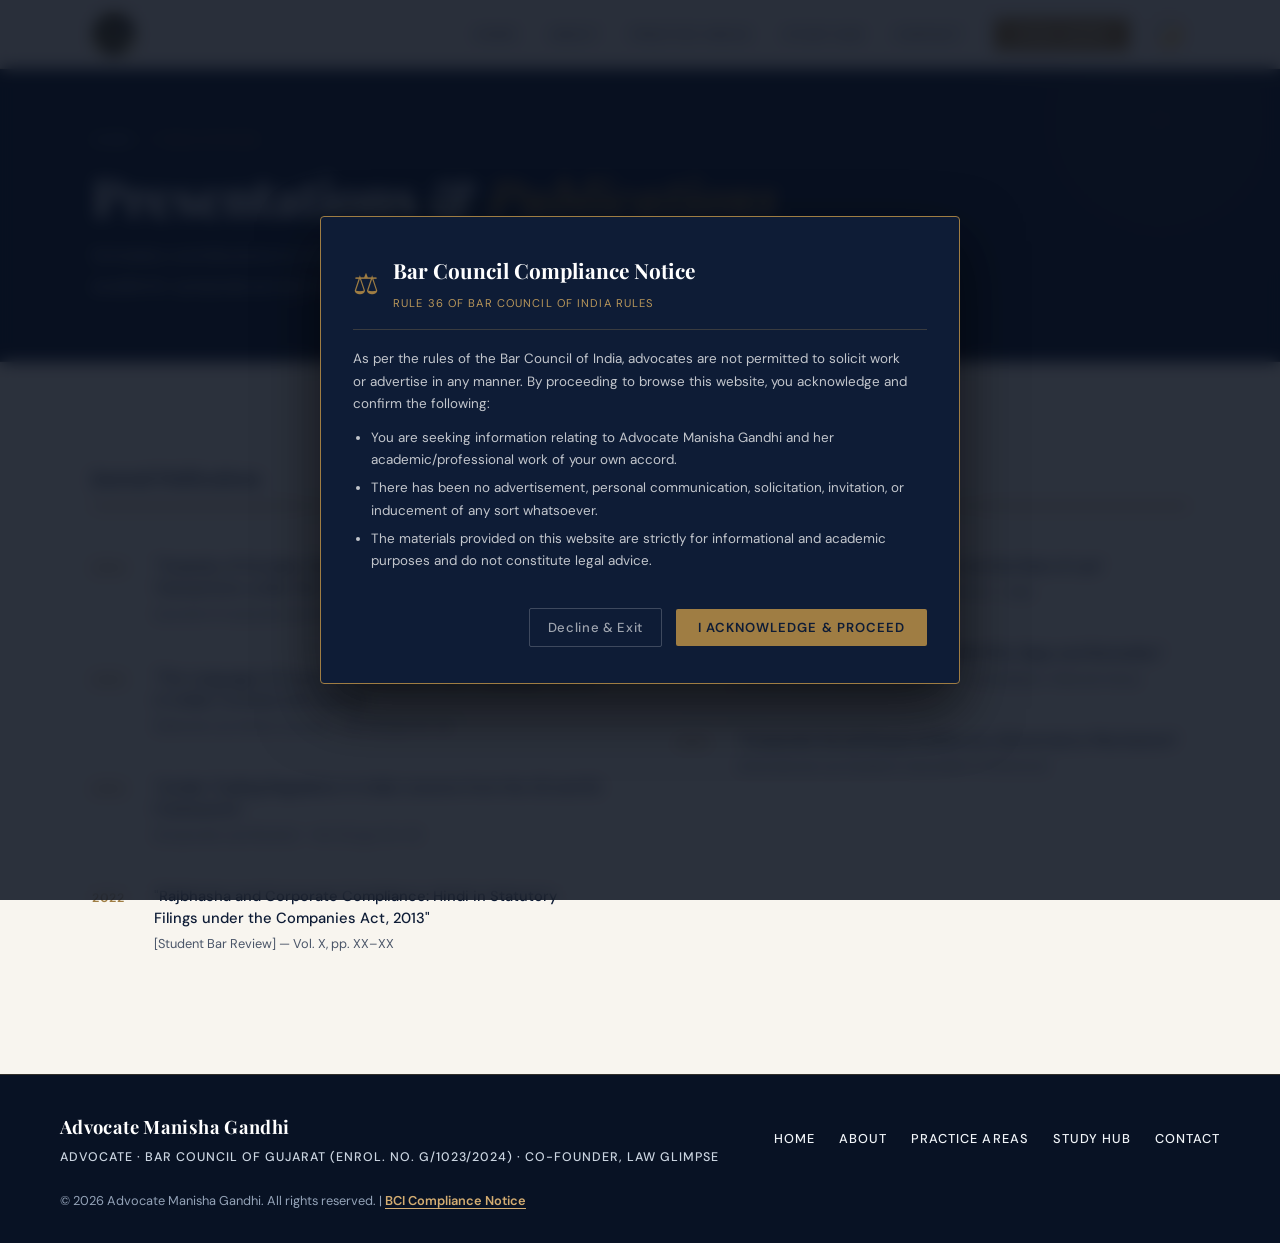
<file: publications.html>
<!DOCTYPE html>
<html lang="en" data-theme="light">
<head>
  <meta charset="UTF-8" />
  <meta name="viewport" content="width=device-width, initial-scale=1.0" />
  <title>Publications &amp; Conferences — Advocate Manisha Gandhi</title>
  <meta name="description" content="Academic journal articles, law reviews, and conference presentations by Advocate Manisha Gandhi in corporate jurisprudence and securities law." />
  <link rel="stylesheet" href="style.css" />
  <link rel="icon" type="image/png" sizes="32x32" href="favicon-32.png">
  <link rel="icon" type="image/png" sizes="16x16" href="favicon-16.png">
  <link rel="apple-touch-icon" sizes="180x180" href="favicon-180.png">
  <!-- Google Fonts: Playfair Display + DM Sans -->
  <link rel="preconnect" href="https://fonts.googleapis.com" />
  <link rel="preconnect" href="https://fonts.gstatic.com" crossorigin />
  <link href="https://fonts.googleapis.com/css2?family=Playfair+Display:ital,wght@0,400;0,600;0,700;1,400;1,600&family=DM+Sans:wght@300;400;500;600&display=swap" rel="stylesheet" />
  <!-- Theme Initializer (Strictly defaults to light theme) -->
  <script>
    (function() {
      var saved = localStorage.getItem('adv_theme');
      var theme = (saved === 'dark') ? 'dark' : 'light';
      document.documentElement.setAttribute('data-theme', theme);
    })();
  </script>
</head>
<body>

  <!-- ========================================================
       BAR COUNCIL OF INDIA (BCI) DISCLAIMER MODAL
  ======================================================== -->
  <div class="bci-modal-overlay" id="bciModalOverlay" role="dialog" aria-modal="true" aria-labelledby="bciTitle">
    <div class="bci-modal">
      <div class="bci-modal-header">
        <span class="bci-scale-icon">⚖</span>
        <div>
          <h2 class="bci-modal-title" id="bciTitle">Bar Council Compliance Notice</h2>
          <span class="bci-modal-subtitle">Rule 36 of Bar Council of India Rules</span>
        </div>
      </div>
      <div class="bci-modal-body">
        <p>As per the rules of the Bar Council of India, advocates are not permitted to solicit work or advertise in any manner. By proceeding to browse this website, you acknowledge and confirm the following:</p>
        <ul>
          <li>You are seeking information relating to Advocate Manisha Gandhi and her academic/professional work of your own accord.</li>
          <li>There has been no advertisement, personal communication, solicitation, invitation, or inducement of any sort whatsoever.</li>
          <li>The materials provided on this website are strictly for informational and academic purposes and do not constitute legal advice.</li>
        </ul>
      </div>
      <div class="bci-modal-footer">
        <button class="btn-bci-decline" id="bciDeclineBtn">Decline &amp; Exit</button>
        <button class="btn-bci-agree" id="bciAgreeBtn">I Acknowledge &amp; Proceed</button>
      </div>
    </div>
  </div>

  <!-- ========================================================
       NAVIGATION
  ======================================================== -->
  <nav id="navbar">
    <div class="nav-inner">
      <a href="index.html#home" class="nav-logo">
        <img src="logo.png" alt="Advocate Manisha Gandhi Logo" class="logo-img">
      </a>
      <div class="nav-right">
        <ul class="nav-links" id="nav-links">
          <li><a href="index.html#home">Home</a></li>
          <li><a href="index.html#about">About</a></li>
          <li><a href="index.html#services">Practice Areas</a></li>
          <li><a href="study.html">Study Hub</a></li>
          <!-- Uncomment when ready:
          <li><a href="research.html">Research</a></li>
          <li><a href="publications.html" class="active">Publications</a></li>
          <li><a href="blog.html">Blog</a></li>
          -->
          <li><a href="index.html#contact">Contact</a></li>
          <li><a href="index.html#contact" class="nav-cta">Legal Query</a></li>
          <li class="nav-theme-item">
            <button id="themeToggle" type="button" class="theme-toggle" aria-label="Toggle dark/light theme" title="Switch to Dark Theme">
              <span id="themeIcon" class="theme-icon">🌙</span>
            </button>
          </li>
        </ul>
        <button class="hamburger" id="hamburger" aria-label="Open menu">
          <span></span><span></span><span></span>
        </button>
      </div>
    </div>
  </nav>

  <!-- ========================================================
       PAGE HERO
  ======================================================== -->
  <header class="page-hero">
    <div class="container">
      <div class="page-breadcrumbs">
        <a href="index.html">Home</a> <span>/</span> <span>Publications</span>
      </div>
      <h1 class="page-title">Presentations &amp; <em>Publications</em></h1>
      <p class="page-lead">
        Scholarly contributions to corporate law reviews, national jurisprudence seminars, and academic symposia across India.
      </p>
    </div>
  </header>

  <!-- ========================================================
       PUBLICATIONS CONTENT
  ======================================================== -->
  <main class="section">
    <div class="container">
      <div class="pub-columns">

        <!-- Journal Publications -->
        <div class="pub-group">
          <h2 class="pub-group-title">Journal Publications</h2>
          
          <div class="pub-entry">
            <span class="pub-year">2024</span>
            <div class="pub-info">
              <p class="pub-title">"Towards a Principles-Based Approach to Related Party Transactions under the Companies Act, 2013"</p>
              <p class="pub-venue">[Journal of Corporate Law Studies] — Vol. XX, Issue X <span class="pub-status forthcoming">Forthcoming</span></p>
            </div>
          </div>

          <div class="pub-entry">
            <span class="pub-year">2023</span>
            <div class="pub-info">
              <p class="pub-title">"The Language of Corporate Contracts: Plain-Language Reform in Indian Commercial Drafting"</p>
              <p class="pub-venue">[National Law School Journal] — Vol. XX, pp. XX–XX</p>
            </div>
          </div>

          <div class="pub-entry">
            <span class="pub-year">2023</span>
            <div class="pub-info">
              <p class="pub-title">"Insider Trading Regulation in India: Lessons from the US and EU Frameworks"</p>
              <p class="pub-venue">[Corporate Law Review] — Vol. XX, pp. XX–XX</p>
            </div>
          </div>

          <div class="pub-entry">
            <span class="pub-year">2022</span>
            <div class="pub-info">
              <p class="pub-title">"Rajbhasha and Corporate Compliance: Hindi in Statutory Filings under the Companies Act, 2013"</p>
              <p class="pub-venue">[Student Bar Review] — Vol. X, pp. XX–XX</p>
            </div>
          </div>
        </div>

        <!-- Conference Presentations -->
        <div class="pub-group">
          <h2 class="pub-group-title">Conference Presentations</h2>

          <div class="pub-entry">
            <span class="pub-year">2024</span>
            <div class="pub-info">
              <p class="pub-title">"SEBI's Enforcement Discretion and the Rule of Law"</p>
              <p class="pub-venue">[National Seminar on Securities Regulation] — India</p>
            </div>
          </div>

          <div class="pub-entry">
            <span class="pub-year">2024</span>
            <div class="pub-info">
              <p class="pub-title">"Retail Investor Protection in SME IPOs: Gaps and Remedies"</p>
              <p class="pub-venue">[Annual Capital Markets Conference] — Ahmedabad / National Venue</p>
            </div>
          </div>

          <div class="pub-entry">
            <span class="pub-year">2023</span>
            <div class="pub-info">
              <p class="pub-title">"Corporate Social Responsibility as a Governance Mechanism"</p>
              <p class="pub-venue">[International Law Students' Association Conference]</p>
            </div>
          </div>
        </div>

      </div>
    </div>
  </main>

  <!-- ========================================================
       FOOTER
  ======================================================== -->
  <footer class="site-footer">
    <div class="footer-inner">
      <div class="footer-left">
        <span class="footer-logo">Advocate Manisha Gandhi</span>
        <span class="footer-tagline">Advocate · Bar Council of Gujarat (Enrol. No. G/1023/2024) · Co-Founder, Law Glimpse</span>
      </div>
      <nav class="footer-nav" aria-label="Footer navigation">
        <a href="index.html#home">Home</a>
        <a href="index.html#about">About</a>
        <a href="index.html#services">Practice Areas</a>
        <a href="study.html">Study Hub</a>
        <!-- Uncomment when ready:
        <a href="research.html">Research</a>
        <a href="publications.html">Publications</a>
        <a href="blog.html">Blog</a>
        -->
        <a href="index.html#contact">Contact</a>
      </nav>
      <div class="footer-right">
        <p>&copy; <span class="footer-year"></span> Advocate Manisha Gandhi. All rights reserved. | <button class="bci-disclaimer-trigger">BCI Compliance Notice</button></p>
      </div>
    </div>
  </footer>

  <script src="script.js"></script>
</body>
</html>
</file>
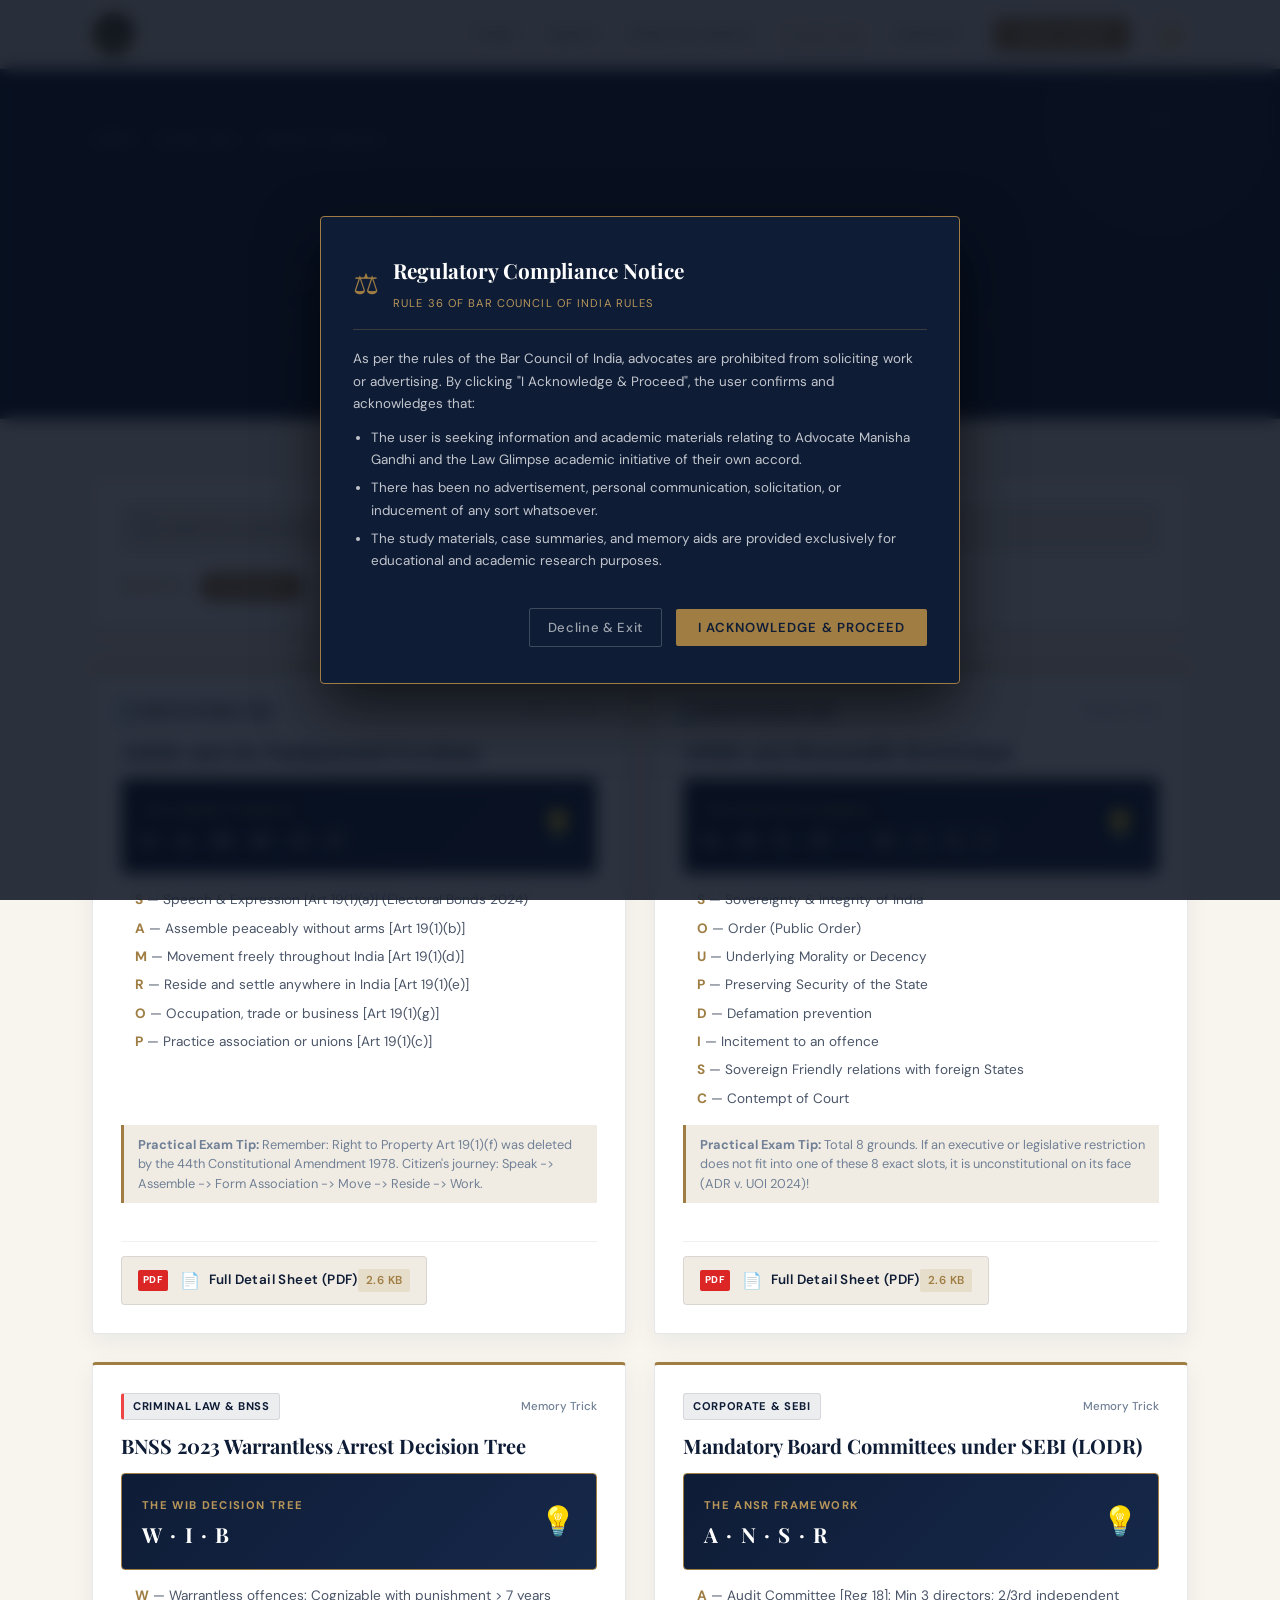
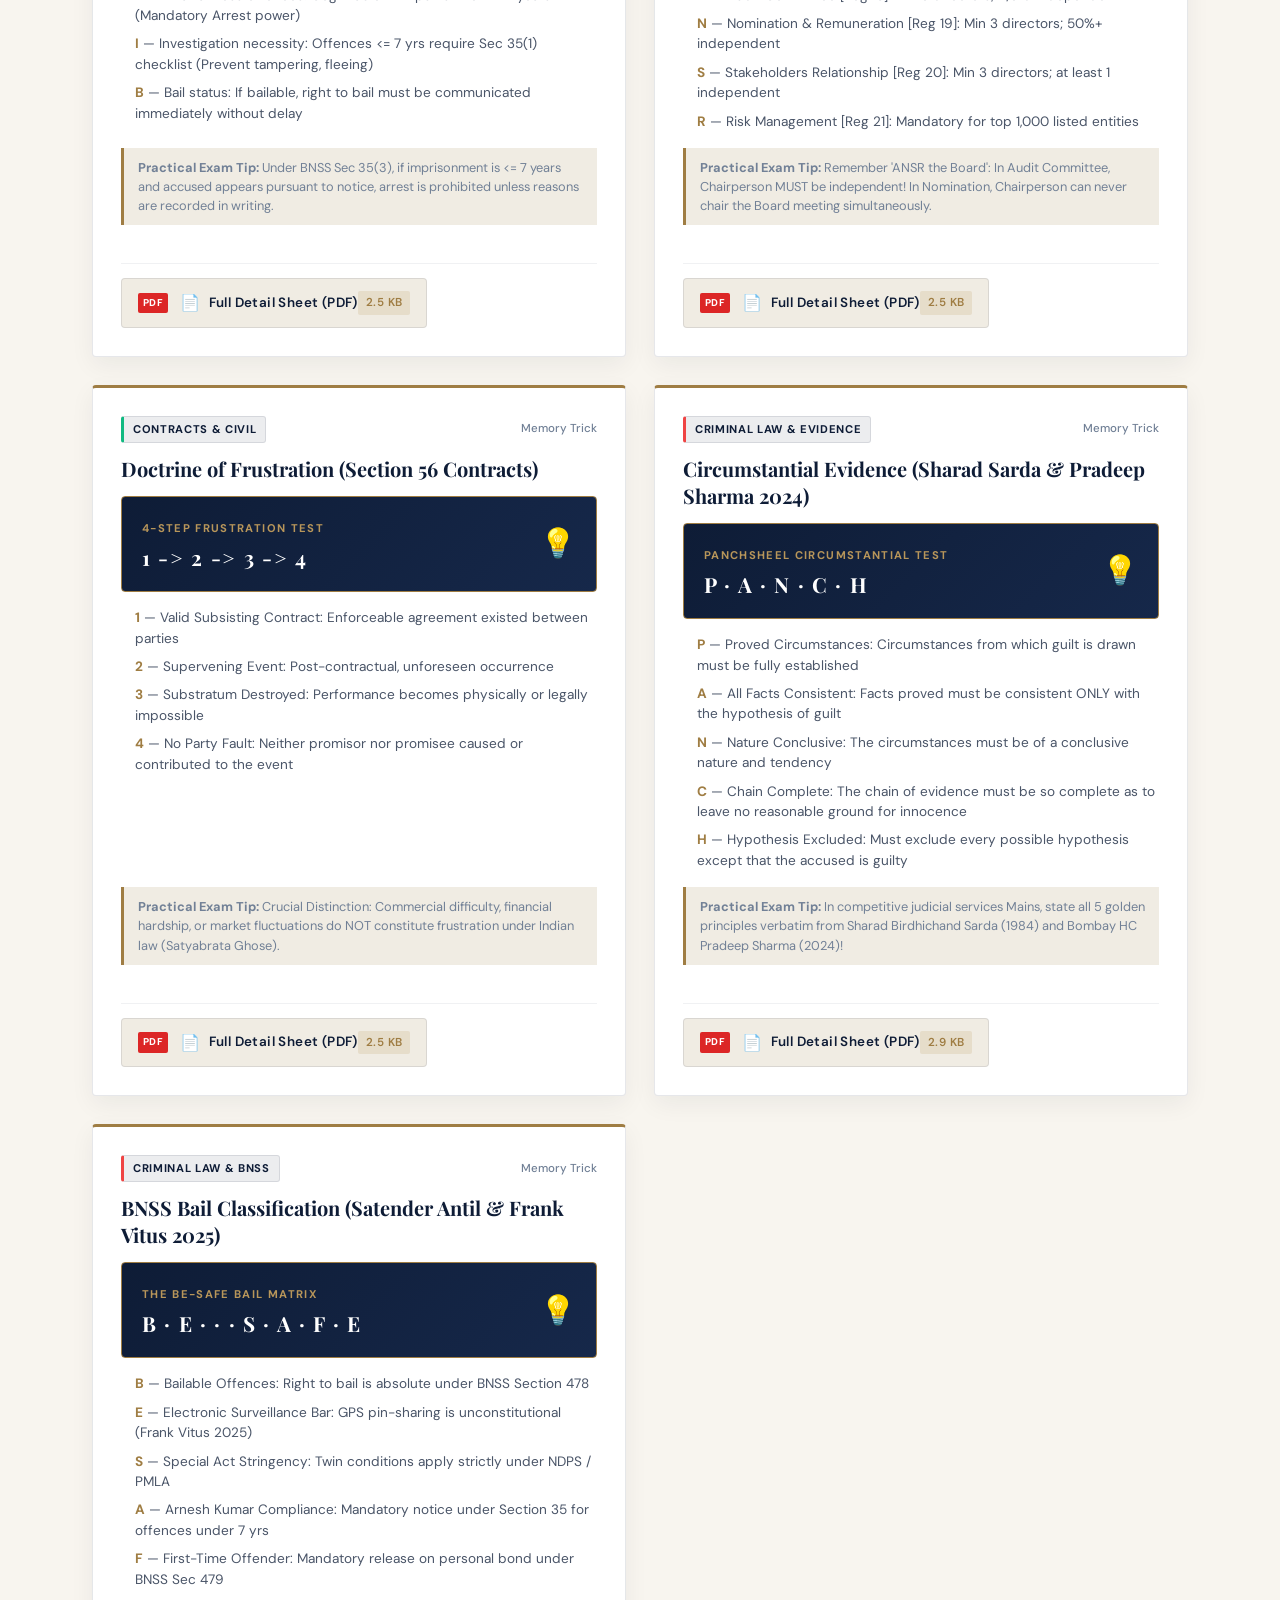
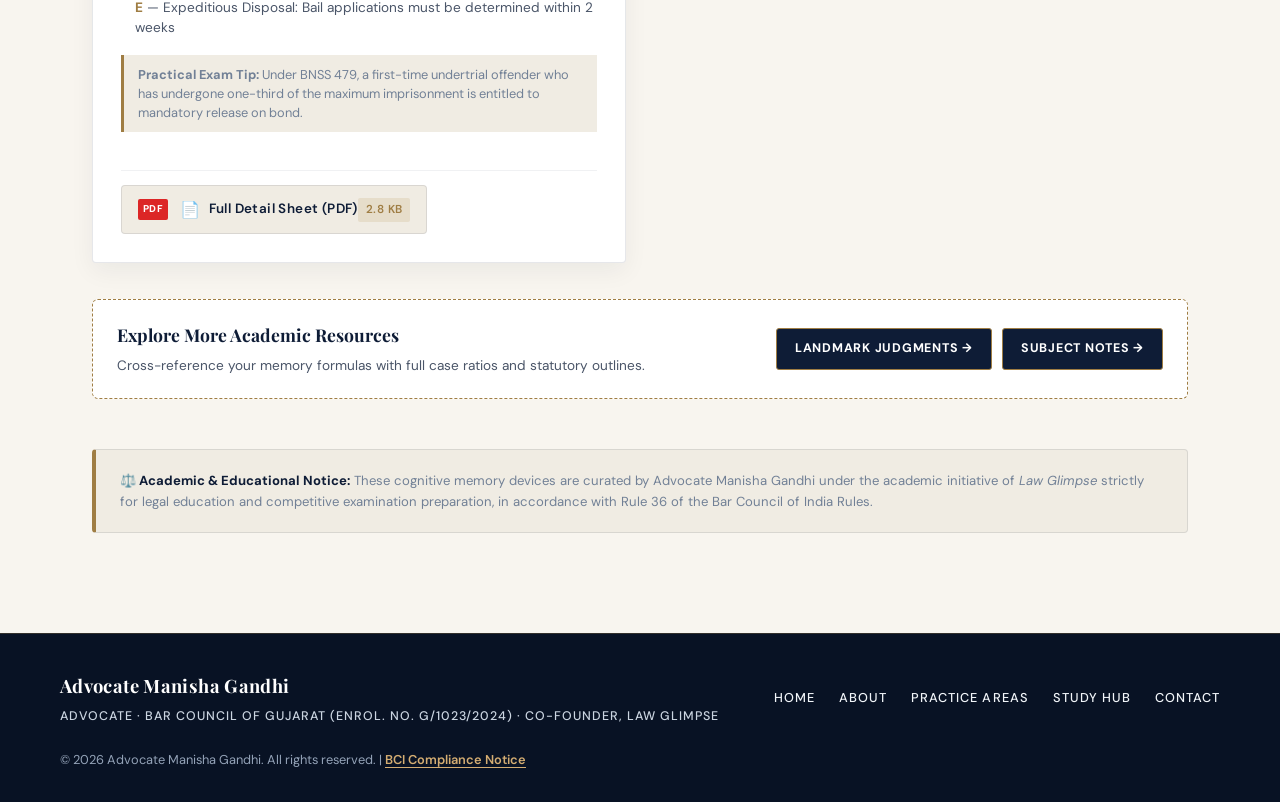
<file: recall-tricks.html>
<!DOCTYPE html>
<html lang="en" data-theme="light">
<head>
  <meta charset="UTF-8" />
  <meta name="viewport" content="width=device-width, initial-scale=1.0" />
  <title>Study Hub — Landmark Judgments, Notes &amp; Memory Tricks | Adv. Manisha Gandhi</title>
  <meta name="description" content="Law Glimpse Academic Hub by Advocate Manisha Gandhi. Landmark judgments with ratios, subject-wise law notes, and memory recall mnemonics for law students and judicial aspirants." />
  <meta name="author" content="Advocate Manisha Gandhi" />
  <link rel="canonical" href="https://adv-manisha.github.io/study.html" />

  <!-- Open Graph / Social Media -->
  <meta property="og:type" content="article" />
  <meta property="og:url" content="https://adv-manisha.github.io/study.html" />
  <meta property="og:title" content="Study Hub — Landmark Judgments, Notes &amp; Recall Tricks" />
  <meta property="og:description" content="Curated legal study materials, case summaries, and memory tricks for law students and competitive exam aspirants by Adv. Manisha Gandhi, Co-Founder of Law Glimpse." />
  <meta property="og:image" content="https://adv-manisha.github.io/profile.png" />

  <link rel="stylesheet" href="style.css" />
  <link rel="icon" type="image/png" sizes="32x32" href="favicon-32.png">
  <link rel="icon" type="image/png" sizes="16x16" href="favicon-16.png">
  <link rel="apple-touch-icon" sizes="180x180" href="favicon-180.png">

  <!-- Google Fonts: Playfair Display + DM Sans -->
  <link rel="preconnect" href="https://fonts.googleapis.com" />
  <link rel="preconnect" href="https://fonts.gstatic.com" crossorigin />
  <link href="https://fonts.googleapis.com/css2?family=Playfair+Display:ital,wght@0,400;0,600;0,700;1,400;1,600&family=DM+Sans:wght@300;400;500;600&display=swap" rel="stylesheet" />

  <!-- Theme Initializer (Strictly defaults to light theme) -->
  <script>
    (function() {
      var saved = localStorage.getItem('adv_theme');
      var theme = (saved === 'dark') ? 'dark' : 'light';
      document.documentElement.setAttribute('data-theme', theme);
    })();
  </script>
</head>
<body>

  <!-- ========================================================
       BAR COUNCIL OF INDIA (BCI) DISCLAIMER MODAL
       Strict compliance with Rule 36 of BCI Rules
  ======================================================== -->
  <div class="bci-modal-overlay" id="bciModalOverlay" role="dialog" aria-modal="true" aria-labelledby="bciTitle">
    <div class="bci-modal">
      <div class="bci-modal-header">
        <span class="bci-scale-icon">⚖</span>
        <div>
          <h2 class="bci-modal-title" id="bciTitle">Regulatory Compliance Notice</h2>
          <span class="bci-modal-subtitle">Rule 36 of Bar Council of India Rules</span>
        </div>
      </div>
      <div class="bci-modal-body">
        <p>As per the rules of the Bar Council of India, advocates are prohibited from soliciting work or advertising. By clicking "I Acknowledge &amp; Proceed", the user confirms and acknowledges that:</p>
        <ul>
          <li>The user is seeking information and academic materials relating to Advocate Manisha Gandhi and the Law Glimpse academic initiative of their own accord.</li>
          <li>There has been no advertisement, personal communication, solicitation, or inducement of any sort whatsoever.</li>
          <li>The study materials, case summaries, and memory aids are provided exclusively for educational and academic research purposes.</li>
        </ul>
      </div>
      <div class="bci-modal-footer">
        <button class="btn-bci-decline" id="bciDeclineBtn">Decline &amp; Exit</button>
        <button class="btn-bci-agree" id="bciAgreeBtn">I Acknowledge &amp; Proceed</button>
      </div>
    </div>
  </div>

  <!-- ========================================================
       NAVIGATION
  ======================================================== -->
  <nav id="navbar">
    <div class="nav-inner">
      <a href="index.html#home" class="nav-logo">
        <img src="logo.png" alt="Advocate Manisha Gandhi Logo" class="logo-img">
      </a>
      <div class="nav-right">
        <ul class="nav-links" id="nav-links">
          <li><a href="index.html#home">Home</a></li>
          <li><a href="index.html#about">About</a></li>
          <li><a href="index.html#services">Practice Areas</a></li>
          <li><a href="study.html" class="active">Study Hub</a></li>
          <!-- Uncomment when ready:
          <li><a href="research.html">Research</a></li>
          <li><a href="publications.html">Publications</a></li>
          <li><a href="blog.html">Blog</a></li>
          -->
          <li><a href="index.html#contact">Contact</a></li>
          <li><a href="index.html#contact" class="nav-cta">Legal Query</a></li>
          <li class="nav-theme-item">
            <button id="themeToggle" type="button" class="theme-toggle" aria-label="Toggle dark/light theme" title="Switch to Dark Theme">
              <span id="themeIcon" class="theme-icon">🌙</span>
            </button>
          </li>
        </ul>
        <button class="hamburger" id="hamburger" aria-label="Open menu">
          <span></span><span></span><span></span>
        </button>
      </div>
    </div>
  </nav>

  <!-- ========================================================
       PAGE HERO
  ======================================================== -->
  <header class="page-hero">
    <div class="container">
      <div class="page-breadcrumbs">
        <a href="index.html">Home</a> <span>/</span> <a href="study.html">Study Hub</a> <span>/</span> <span>Tricks to Recall</span>
      </div>
      <span class="page-hero-eyebrow">Law Glimpse Academic Initiative</span>
      <h1 class="page-hero-title">Legal Memory Tricks &amp;<br /><em>Cognitive Mnemonics</em></h1>
      <p class="page-hero-lead">
        High-retention memory formulas, procedural decision trees, and mnemonic checklists designed to help law students and judicial aspirants recall complex articles, sections, and rules effortlessly.
      </p>
    </div>
  </header>
  <main class="study-section">
    <div class="container">

      <!-- Search & Filter Toolbar -->
      <div class="study-toolbar">
        <div class="study-search-wrap">
          <span class="study-search-icon">🔍</span>
          <input
            type="text"
            id="studySearchInput"
            class="study-search-input"
            placeholder="Search by mnemonic acronym, formula, article, or keyword..."
            aria-label="Search recall tricks"
          />
          <button type="button" id="studySearchClear" class="study-search-clear" aria-label="Clear search">✕</button>
        </div>

                <div class="study-filter-pills" role="group" aria-label="Filter by subject">
          <span class="filter-label">Subject:</span>
          <button type="button" class="filter-pill active" data-filter="all">All Subjects</button>
          <button type="button" class="filter-pill" data-filter="constitutional">🏛️ Constitutional</button>
          <button type="button" class="filter-pill" data-filter="criminal">⚖️ Criminal &amp; BNSS</button>
          <button type="button" class="filter-pill" data-filter="corporate">🏢 Corporate &amp; SEBI</button>
          <button type="button" class="filter-pill" data-filter="contracts">📜 Contracts</button>
        </div>
      </div>

      <!-- DYNAMIC TRICKS CARDS GRID -->
      <div id="tricksCardsGrid" class="study-grid"></div>

      <!-- Empty Search Results State -->
      <div id="studyEmptyState" class="study-empty-state">
        <div class="empty-icon">🔍</div>
        <h3 class="empty-title">No Matching Recall Tricks Found</h3>
        <p class="empty-desc">Try searching with a different formula name, article, or select "All Subjects".</p>
      </div>

      <!-- Hub Quick Jump Navigation -->
      <div class="subpage-cta-box">
        <div class="subpage-cta-text">
          <h4>Explore More Academic Resources</h4>
          <p>Cross-reference your memory formulas with full case ratios and statutory outlines.</p>
        </div>
        <div style="display:flex;gap:10px;flex-wrap:wrap;">
          <a href="landmark-judgments.html" class="subpage-cta-btn">Landmark Judgments &rarr;</a>
          <a href="subject-notes.html" class="subpage-cta-btn">Subject Notes &rarr;</a>
        </div>
      </div>

      <!-- Academic Notice -->
      <aside class="study-academic-notice">
        <strong>⚖️ Academic &amp; Educational Notice:</strong> These cognitive memory devices are curated by Advocate Manisha Gandhi under the academic initiative of <em>Law Glimpse</em> strictly for legal education and competitive examination preparation, in accordance with Rule 36 of the Bar Council of India Rules.
      </aside>

    </div>
  </main>
<!-- ========================================================
       FOOTER
  ======================================================== -->
  <footer class="site-footer">
    <div class="footer-inner">
      <div class="footer-left">
        <span class="footer-logo">Advocate Manisha Gandhi</span>
        <span class="footer-tagline">Advocate · Bar Council of Gujarat (Enrol. No. G/1023/2024) · Co-Founder, Law Glimpse</span>
      </div>
      <nav class="footer-nav" aria-label="Footer navigation">
        <a href="index.html#home">Home</a>
        <a href="index.html#about">About</a>
        <a href="index.html#services">Practice Areas</a>
        <a href="study.html">Study Hub</a>
        <!-- Uncomment when ready:
        <a href="research.html">Research</a>
        <a href="publications.html">Publications</a>
        <a href="blog.html">Blog</a>
        -->
        <a href="index.html#contact">Contact</a>
      </nav>
      <div class="footer-right">
        <p>&copy; <span class="footer-year"></span> Advocate Manisha Gandhi. All rights reserved. | <button class="bci-disclaimer-trigger">BCI Compliance Notice</button></p>
      </div>
    </div>
  </footer>

  <script src="study-data.js"></script>
  <script src="script.js"></script>
</body>
</html>
</file>
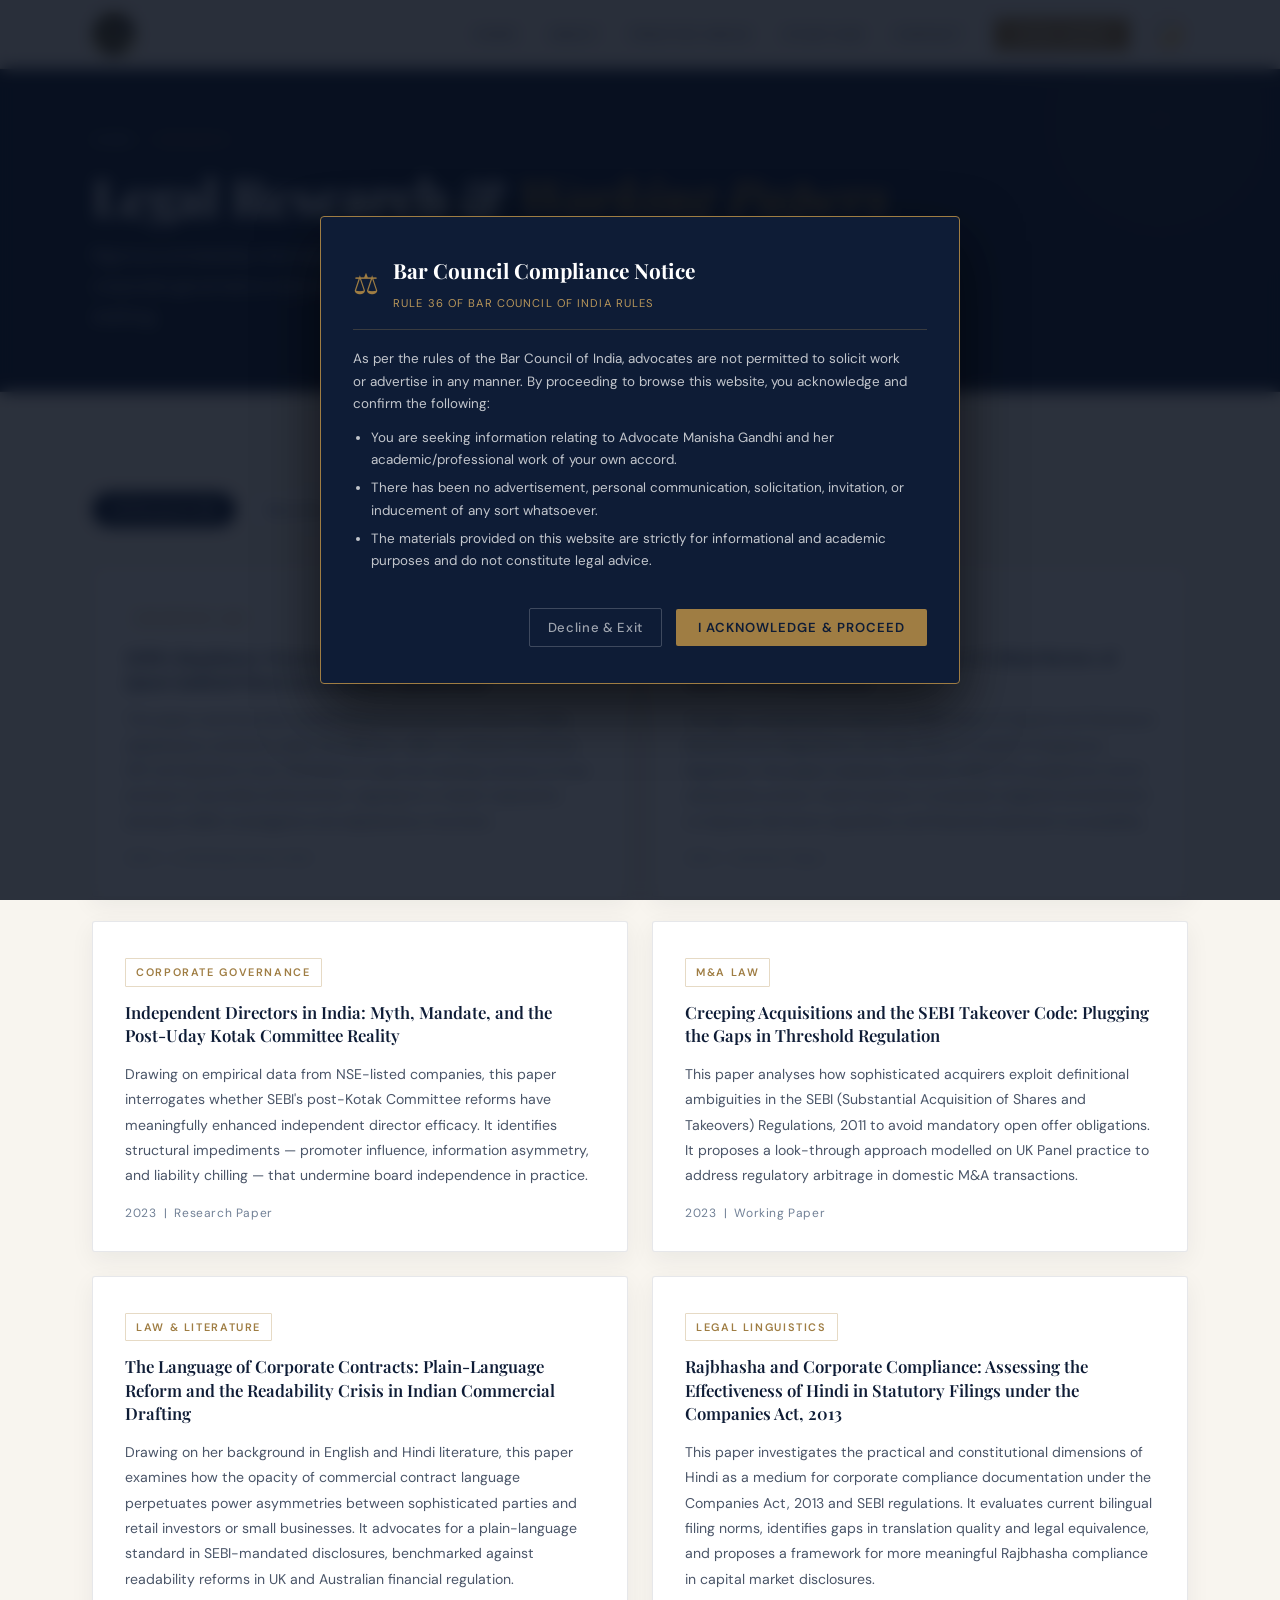
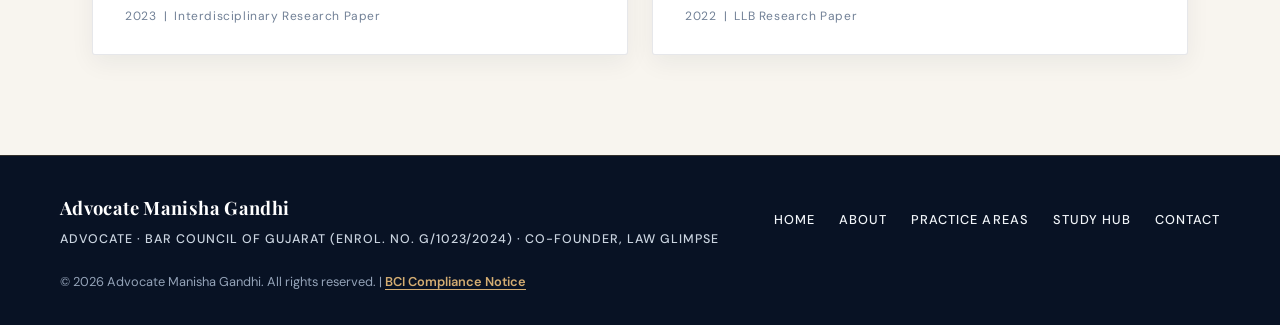
<file: research.html>
<!DOCTYPE html>
<html lang="en" data-theme="light">
<head>
  <meta charset="UTF-8" />
  <meta name="viewport" content="width=device-width, initial-scale=1.0" />
  <title>Legal Research &amp; Papers — Advocate Manisha Gandhi</title>
  <meta name="description" content="Academic research papers, working drafts, and regulatory analysis by Advocate Manisha Gandhi on SEBI, capital markets, and corporate governance." />
  <link rel="stylesheet" href="style.css" />
  <link rel="icon" type="image/png" sizes="32x32" href="favicon-32.png">
  <link rel="icon" type="image/png" sizes="16x16" href="favicon-16.png">
  <link rel="apple-touch-icon" sizes="180x180" href="favicon-180.png">
  <!-- Google Fonts: Playfair Display + DM Sans -->
  <link rel="preconnect" href="https://fonts.googleapis.com" />
  <link rel="preconnect" href="https://fonts.gstatic.com" crossorigin />
  <link href="https://fonts.googleapis.com/css2?family=Playfair+Display:ital,wght@0,400;0,600;0,700;1,400;1,600&family=DM+Sans:wght@300;400;500;600&display=swap" rel="stylesheet" />
  <!-- Theme Initializer (Strictly defaults to light theme) -->
  <script>
    (function() {
      var saved = localStorage.getItem('adv_theme');
      var theme = (saved === 'dark') ? 'dark' : 'light';
      document.documentElement.setAttribute('data-theme', theme);
    })();
  </script>
</head>
<body>

  <!-- ========================================================
       BAR COUNCIL OF INDIA (BCI) DISCLAIMER MODAL
  ======================================================== -->
  <div class="bci-modal-overlay" id="bciModalOverlay" role="dialog" aria-modal="true" aria-labelledby="bciTitle">
    <div class="bci-modal">
      <div class="bci-modal-header">
        <span class="bci-scale-icon">⚖</span>
        <div>
          <h2 class="bci-modal-title" id="bciTitle">Bar Council Compliance Notice</h2>
          <span class="bci-modal-subtitle">Rule 36 of Bar Council of India Rules</span>
        </div>
      </div>
      <div class="bci-modal-body">
        <p>As per the rules of the Bar Council of India, advocates are not permitted to solicit work or advertise in any manner. By proceeding to browse this website, you acknowledge and confirm the following:</p>
        <ul>
          <li>You are seeking information relating to Advocate Manisha Gandhi and her academic/professional work of your own accord.</li>
          <li>There has been no advertisement, personal communication, solicitation, invitation, or inducement of any sort whatsoever.</li>
          <li>The materials provided on this website are strictly for informational and academic purposes and do not constitute legal advice.</li>
        </ul>
      </div>
      <div class="bci-modal-footer">
        <button class="btn-bci-decline" id="bciDeclineBtn">Decline &amp; Exit</button>
        <button class="btn-bci-agree" id="bciAgreeBtn">I Acknowledge &amp; Proceed</button>
      </div>
    </div>
  </div>

  <!-- ========================================================
       NAVIGATION
  ======================================================== -->
  <nav id="navbar">
    <div class="nav-inner">
      <a href="index.html#home" class="nav-logo">
        <img src="logo.png" alt="Advocate Manisha Gandhi Logo" class="logo-img">
      </a>
      <div class="nav-right">
        <ul class="nav-links" id="nav-links">
          <li><a href="index.html#home">Home</a></li>
          <li><a href="index.html#about">About</a></li>
          <li><a href="index.html#services">Practice Areas</a></li>
          <li><a href="study.html">Study Hub</a></li>
          <!-- Uncomment when ready:
          <li><a href="research.html" class="active">Research</a></li>
          <li><a href="publications.html">Publications</a></li>
          <li><a href="blog.html">Blog</a></li>
          -->
          <li><a href="index.html#contact">Contact</a></li>
          <li><a href="index.html#contact" class="nav-cta">Legal Query</a></li>
          <li class="nav-theme-item">
            <button id="themeToggle" type="button" class="theme-toggle" aria-label="Toggle dark/light theme" title="Switch to Dark Theme">
              <span id="themeIcon" class="theme-icon">🌙</span>
            </button>
          </li>
        </ul>
        <button class="hamburger" id="hamburger" aria-label="Open menu">
          <span></span><span></span><span></span>
        </button>
      </div>
    </div>
  </nav>

  <!-- ========================================================
       PAGE HERO
  ======================================================== -->
  <header class="page-hero">
    <div class="container">
      <div class="page-breadcrumbs">
        <a href="index.html">Home</a> <span>/</span> <span>Research</span>
      </div>
      <h1 class="page-title">Legal Research &amp; <em>Working Papers</em></h1>
      <p class="page-lead">
        Rigorous scholarship interrogating capital market jurisprudence, SEBI statutory power, corporate governance standards, and interdisciplinary linguistic reform in commercial drafting.
      </p>
    </div>
  </header>

  <!-- ========================================================
       RESEARCH PAPERS LISTING
  ======================================================== -->
  <main class="section">
    <div class="container">
      
      <!-- Filter tabs -->
      <div class="filter-tabs">
        <button class="filter-tab-btn active" data-filter="all">All Research (6)</button>
        <button class="filter-tab-btn" data-filter="securities">Securities &amp; SEBI</button>
        <button class="filter-tab-btn" data-filter="corporate">Corporate Governance</button>
        <button class="filter-tab-btn" data-filter="linguistics">Law &amp; Language</button>
      </div>

      <div class="research-grid">

        <!-- Paper 1 -->
        <article class="research-card" data-category="securities">
          <div class="card-tag">Securities Law</div>
          <h3>SEBI's Regulatory Overreach: Analysing the Boundaries of Quasi-Judicial Power in Securities Adjudication</h3>
          <p class="card-abstract">
            This paper examines the constitutional and statutory limits of SEBI's
            adjudicatory authority under the SEBI Act, 1992. It analyses landmark
            SAT and Supreme Court decisions to map the evolving contours of due
            process in securities enforcement, arguing for a clearer separation
            between SEBI's investigative and adjudicatory functions.
          </p>
          <div class="card-meta">
            <span>2024 &nbsp;|&nbsp; LLM Dissertation Draft</span>
          </div>
        </article>

        <!-- Paper 2 -->
        <article class="research-card" data-category="securities">
          <div class="card-tag">Capital Markets</div>
          <h3>Disclosure Adequacy in Indian IPOs: A Critical Review of SEBI's ICDR Regulations</h3>
          <p class="card-abstract">
            Through a comparative analysis of SEBI's Issue of Capital and Disclosure
            Requirements Regulations with SEC Rule S-K and EU Prospectus Regulation,
            this paper evaluates whether Indian IPO prospectus norms adequately protect
            retail investors. It proposes targeted amendments to improve risk factor
            specificity and financial statement accessibility.
          </p>
          <div class="card-meta">
            <span>2024 &nbsp;|&nbsp; Seminar Paper</span>
          </div>
        </article>

        <!-- Paper 3 -->
        <article class="research-card" data-category="corporate">
          <div class="card-tag">Corporate Governance</div>
          <h3>Independent Directors in India: Myth, Mandate, and the Post-Uday Kotak Committee Reality</h3>
          <p class="card-abstract">
            Drawing on empirical data from NSE-listed companies, this paper interrogates
            whether SEBI's post-Kotak Committee reforms have meaningfully enhanced
            independent director efficacy. It identifies structural impediments —
            promoter influence, information asymmetry, and liability chilling — that
            undermine board independence in practice.
          </p>
          <div class="card-meta">
            <span>2023 &nbsp;|&nbsp; Research Paper</span>
          </div>
        </article>

        <!-- Paper 4 -->
        <article class="research-card" data-category="corporate securities">
          <div class="card-tag">M&amp;A Law</div>
          <h3>Creeping Acquisitions and the SEBI Takeover Code: Plugging the Gaps in Threshold Regulation</h3>
          <p class="card-abstract">
            This paper analyses how sophisticated acquirers exploit definitional
            ambiguities in the SEBI (Substantial Acquisition of Shares and Takeovers)
            Regulations, 2011 to avoid mandatory open offer obligations. It proposes
            a look-through approach modelled on UK Panel practice to address regulatory
            arbitrage in domestic M&amp;A transactions.
          </p>
          <div class="card-meta">
            <span>2023 &nbsp;|&nbsp; Working Paper</span>
          </div>
        </article>

        <!-- Paper 5 -->
        <article class="research-card" data-category="linguistics">
          <div class="card-tag">Law &amp; Literature</div>
          <h3>The Language of Corporate Contracts: Plain-Language Reform and the Readability Crisis in Indian Commercial Drafting</h3>
          <p class="card-abstract">
            Drawing on her background in English and Hindi literature, this paper
            examines how the opacity of commercial contract language perpetuates
            power asymmetries between sophisticated parties and retail investors or
            small businesses. It advocates for a plain-language standard in SEBI-mandated
            disclosures, benchmarked against readability reforms in UK and Australian
            financial regulation.
          </p>
          <div class="card-meta">
            <span>2023 &nbsp;|&nbsp; Interdisciplinary Research Paper</span>
          </div>
        </article>

        <!-- Paper 6 -->
        <article class="research-card" data-category="linguistics">
          <div class="card-tag">Legal Linguistics</div>
          <h3>Rajbhasha and Corporate Compliance: Assessing the Effectiveness of Hindi in Statutory Filings under the Companies Act, 2013</h3>
          <p class="card-abstract">
            This paper investigates the practical and constitutional dimensions of
            Hindi as a medium for corporate compliance documentation under the
            Companies Act, 2013 and SEBI regulations. It evaluates current bilingual
            filing norms, identifies gaps in translation quality and legal equivalence,
            and proposes a framework for more meaningful Rajbhasha compliance in
            capital market disclosures.
          </p>
          <div class="card-meta">
            <span>2022 &nbsp;|&nbsp; LLB Research Paper</span>
          </div>
        </article>

      </div>
    </div>
  </main>

  <!-- ========================================================
       FOOTER
  ======================================================== -->
  <footer class="site-footer">
    <div class="footer-inner">
      <div class="footer-left">
        <span class="footer-logo">Advocate Manisha Gandhi</span>
        <span class="footer-tagline">Advocate · Bar Council of Gujarat (Enrol. No. G/1023/2024) · Co-Founder, Law Glimpse</span>
      </div>
      <nav class="footer-nav" aria-label="Footer navigation">
        <a href="index.html#home">Home</a>
        <a href="index.html#about">About</a>
        <a href="index.html#services">Practice Areas</a>
        <a href="study.html">Study Hub</a>
        <!-- Uncomment when ready:
        <a href="research.html">Research</a>
        <a href="publications.html">Publications</a>
        <a href="blog.html">Blog</a>
        -->
        <a href="index.html#contact">Contact</a>
      </nav>
      <div class="footer-right">
        <p>&copy; <span class="footer-year"></span> Advocate Manisha Gandhi. All rights reserved. | <button class="bci-disclaimer-trigger">BCI Compliance Notice</button></p>
      </div>
    </div>
  </footer>

  <script src="script.js"></script>
</body>
</html>
</file>
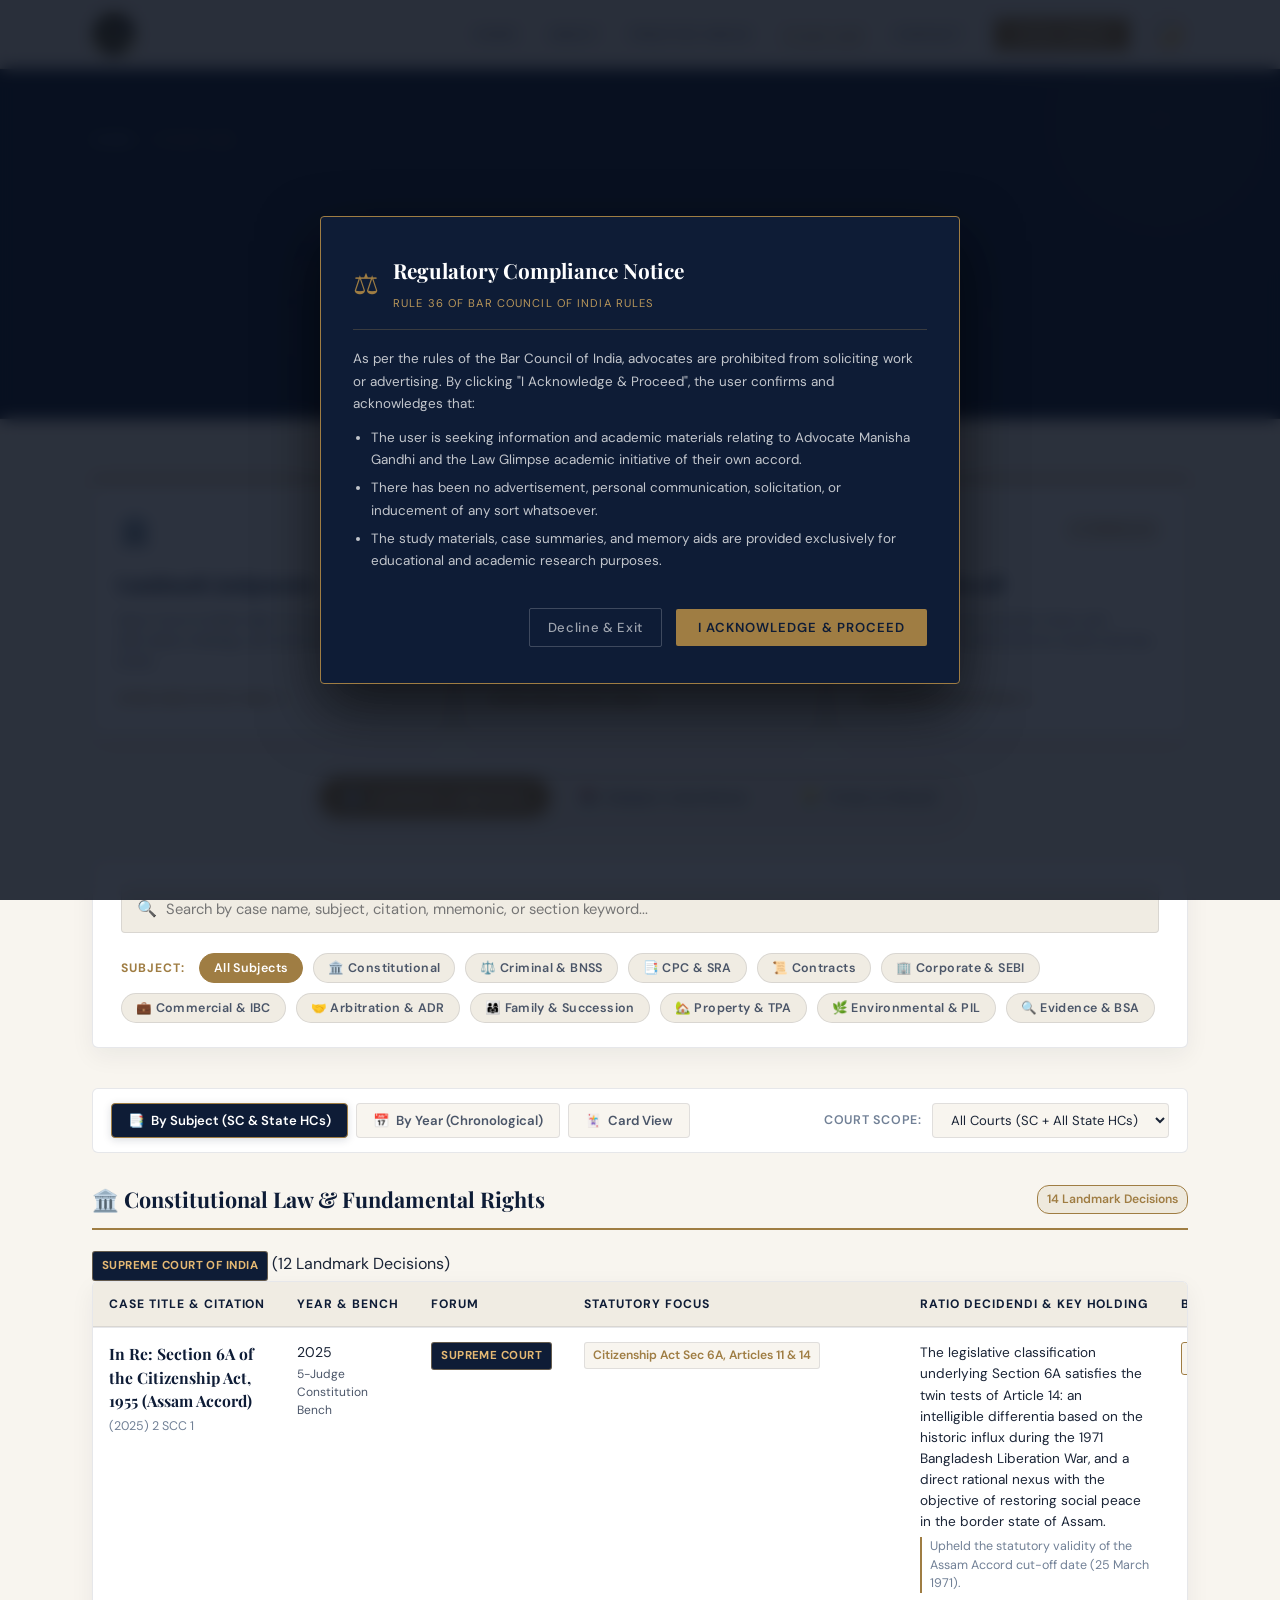
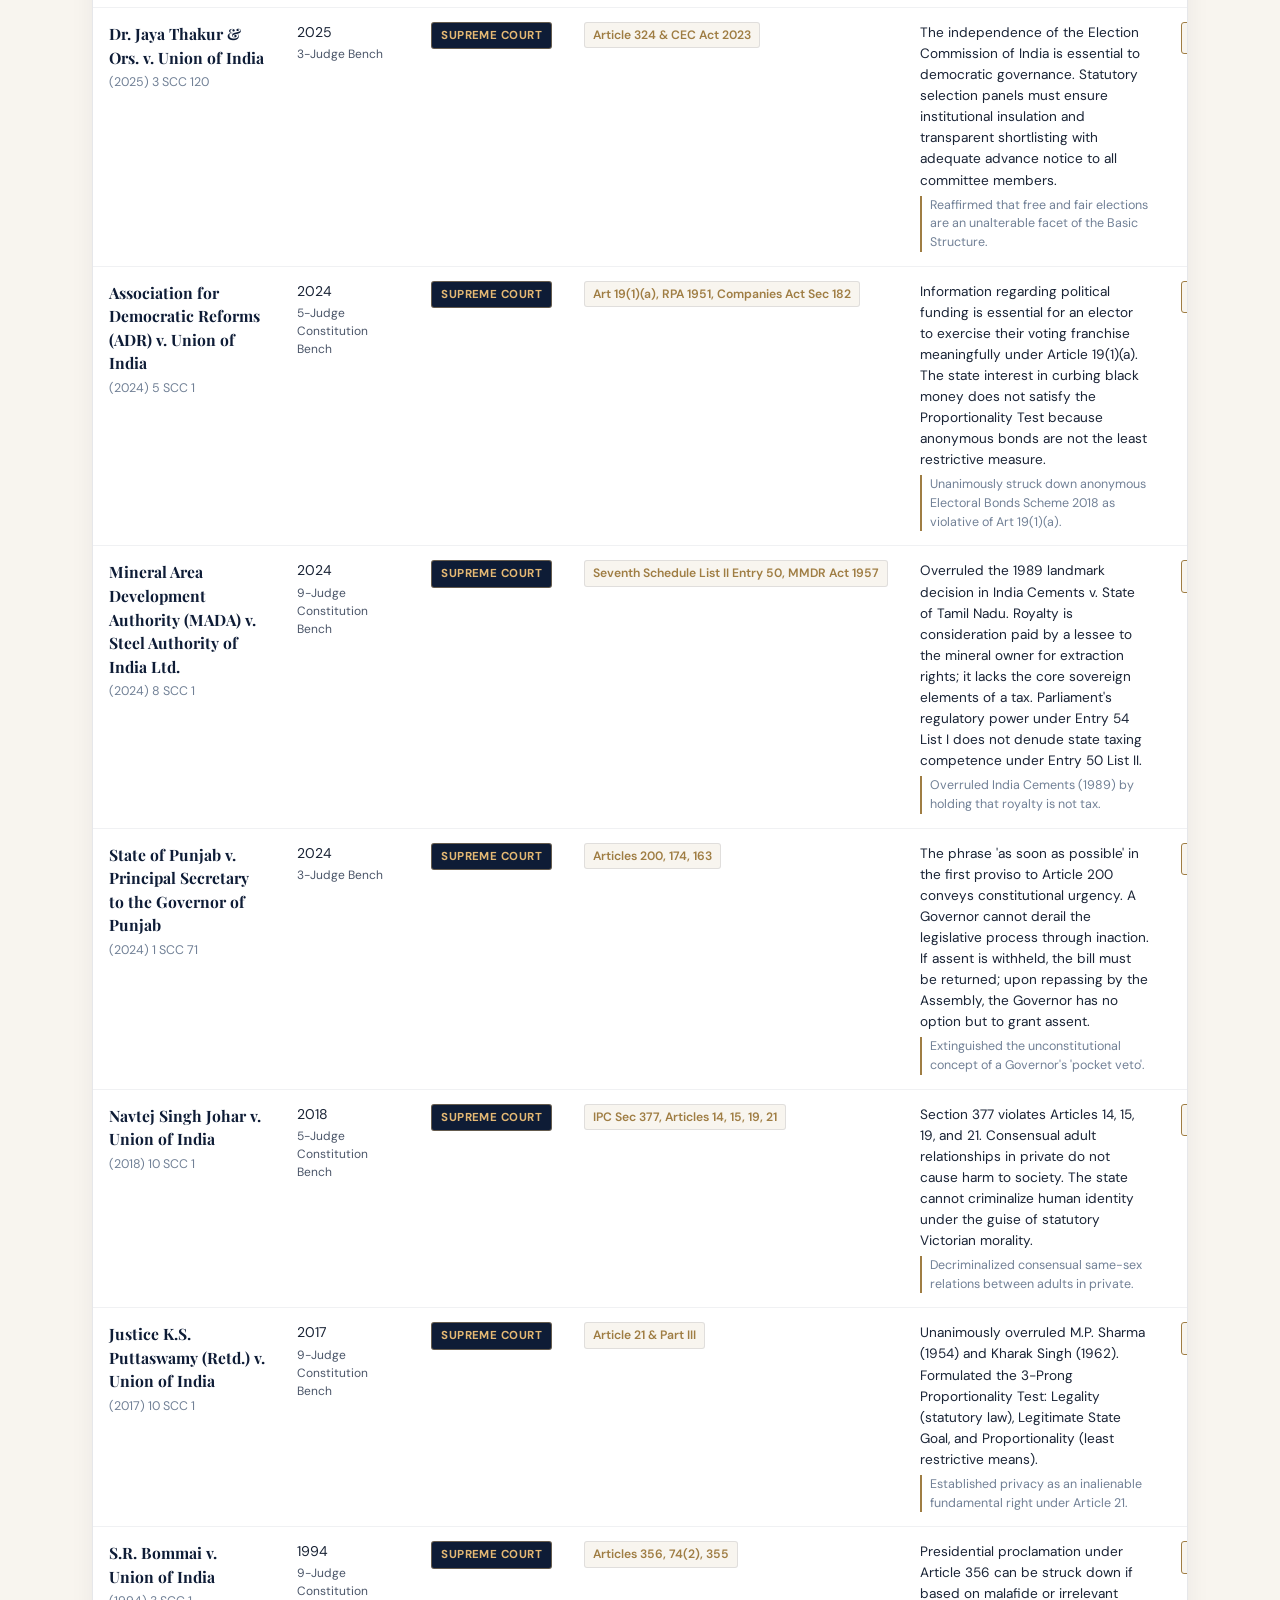
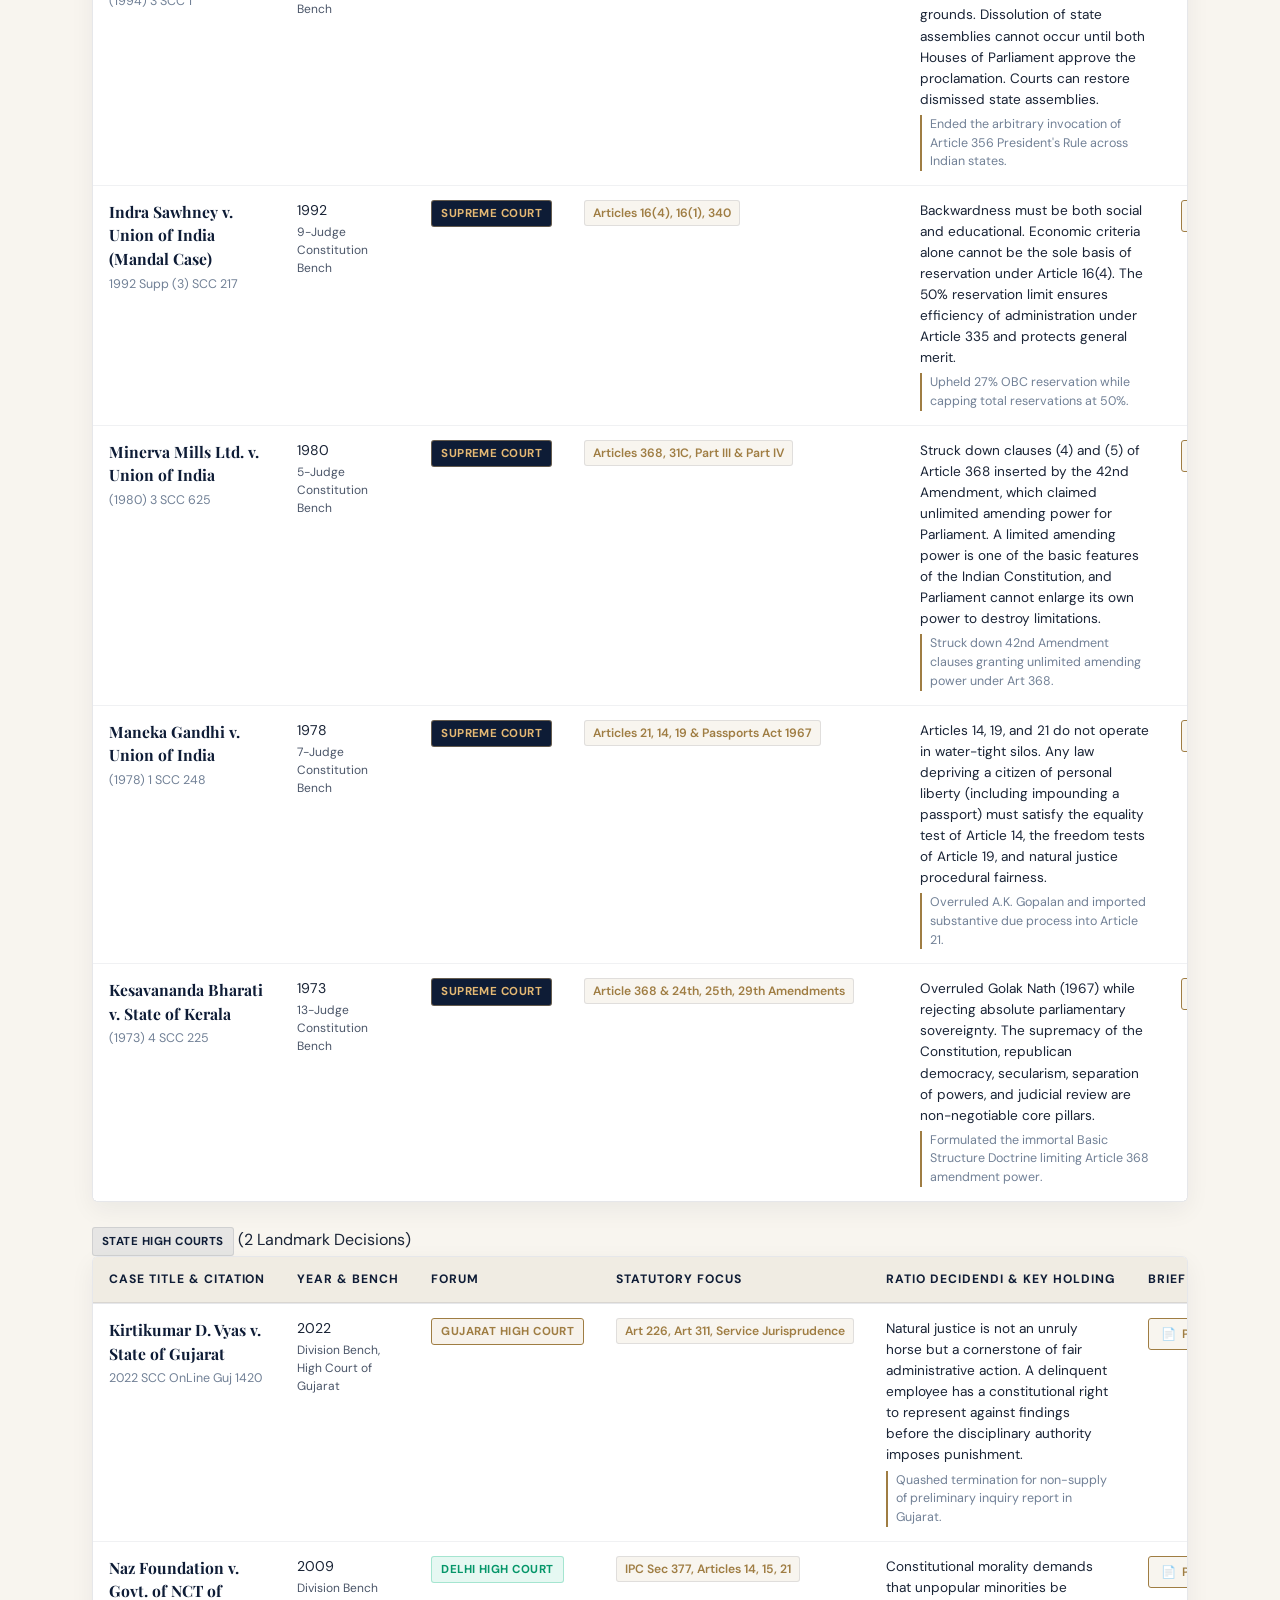
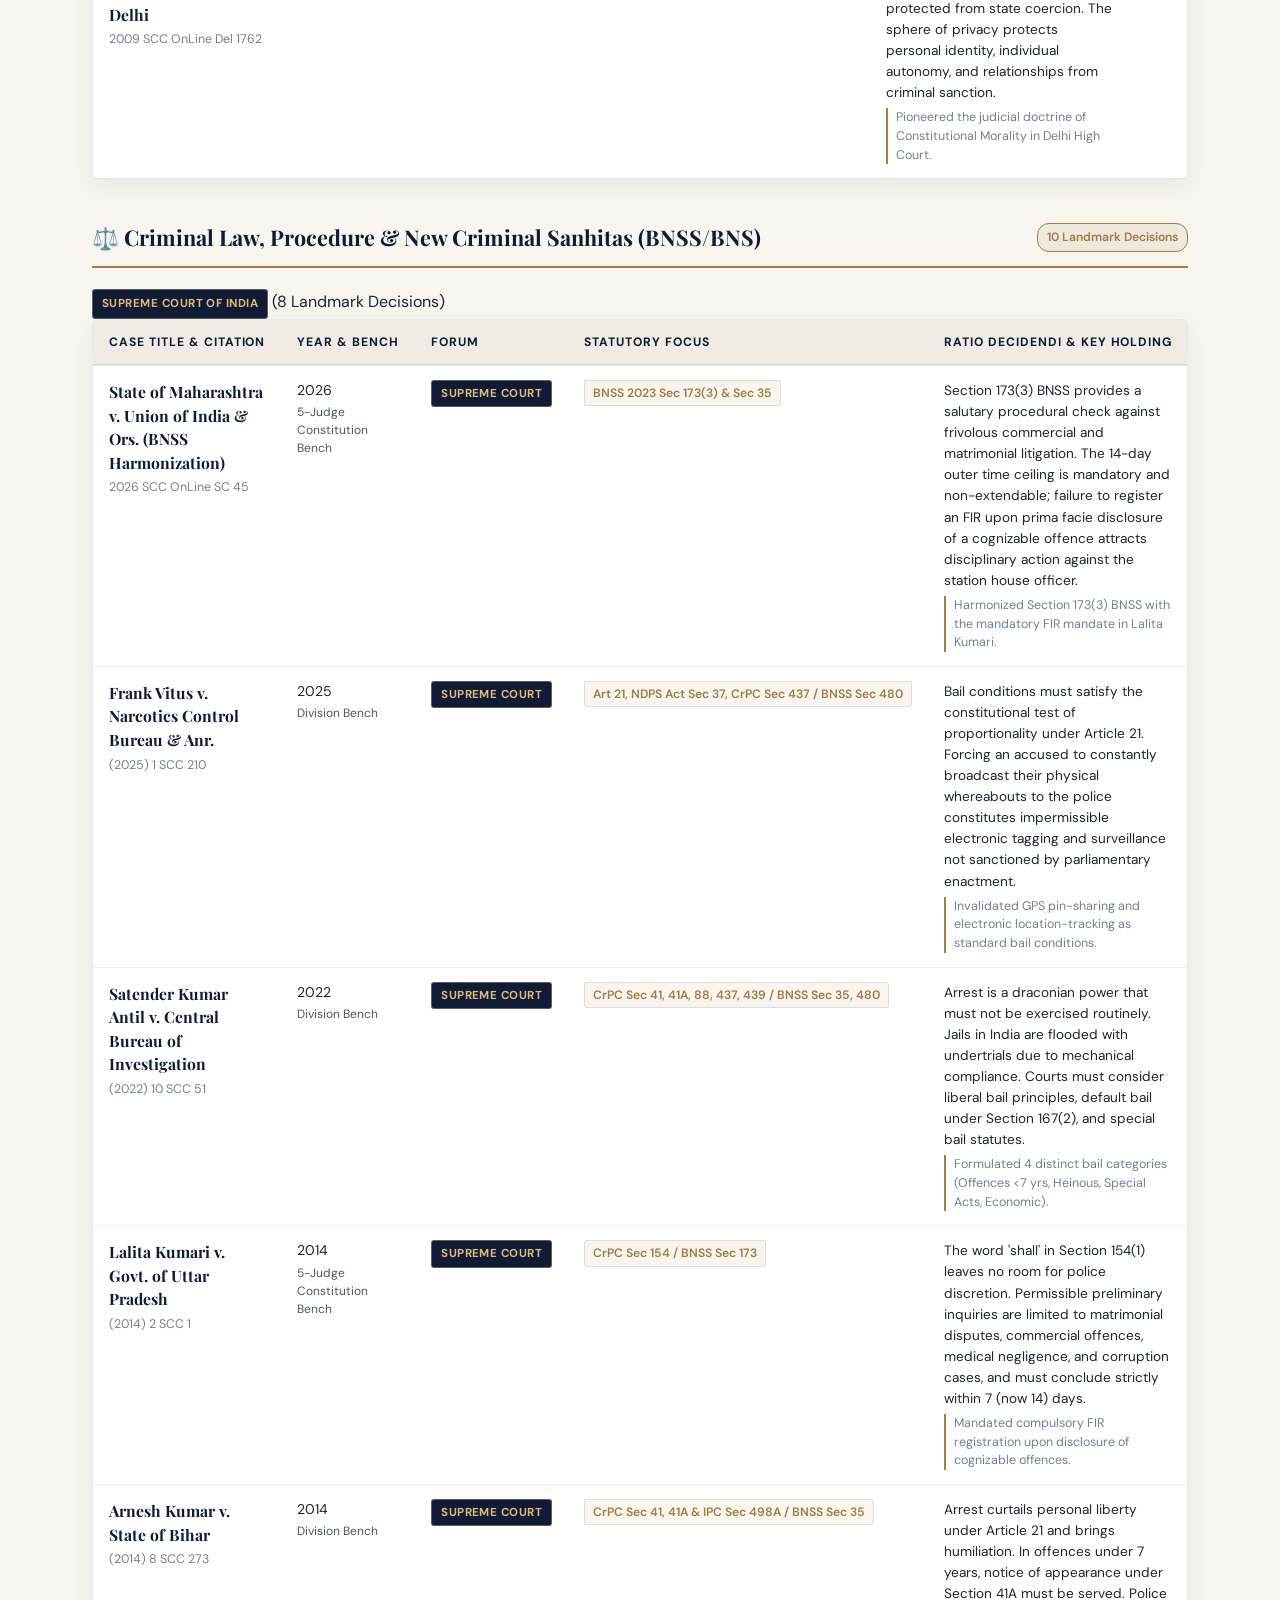
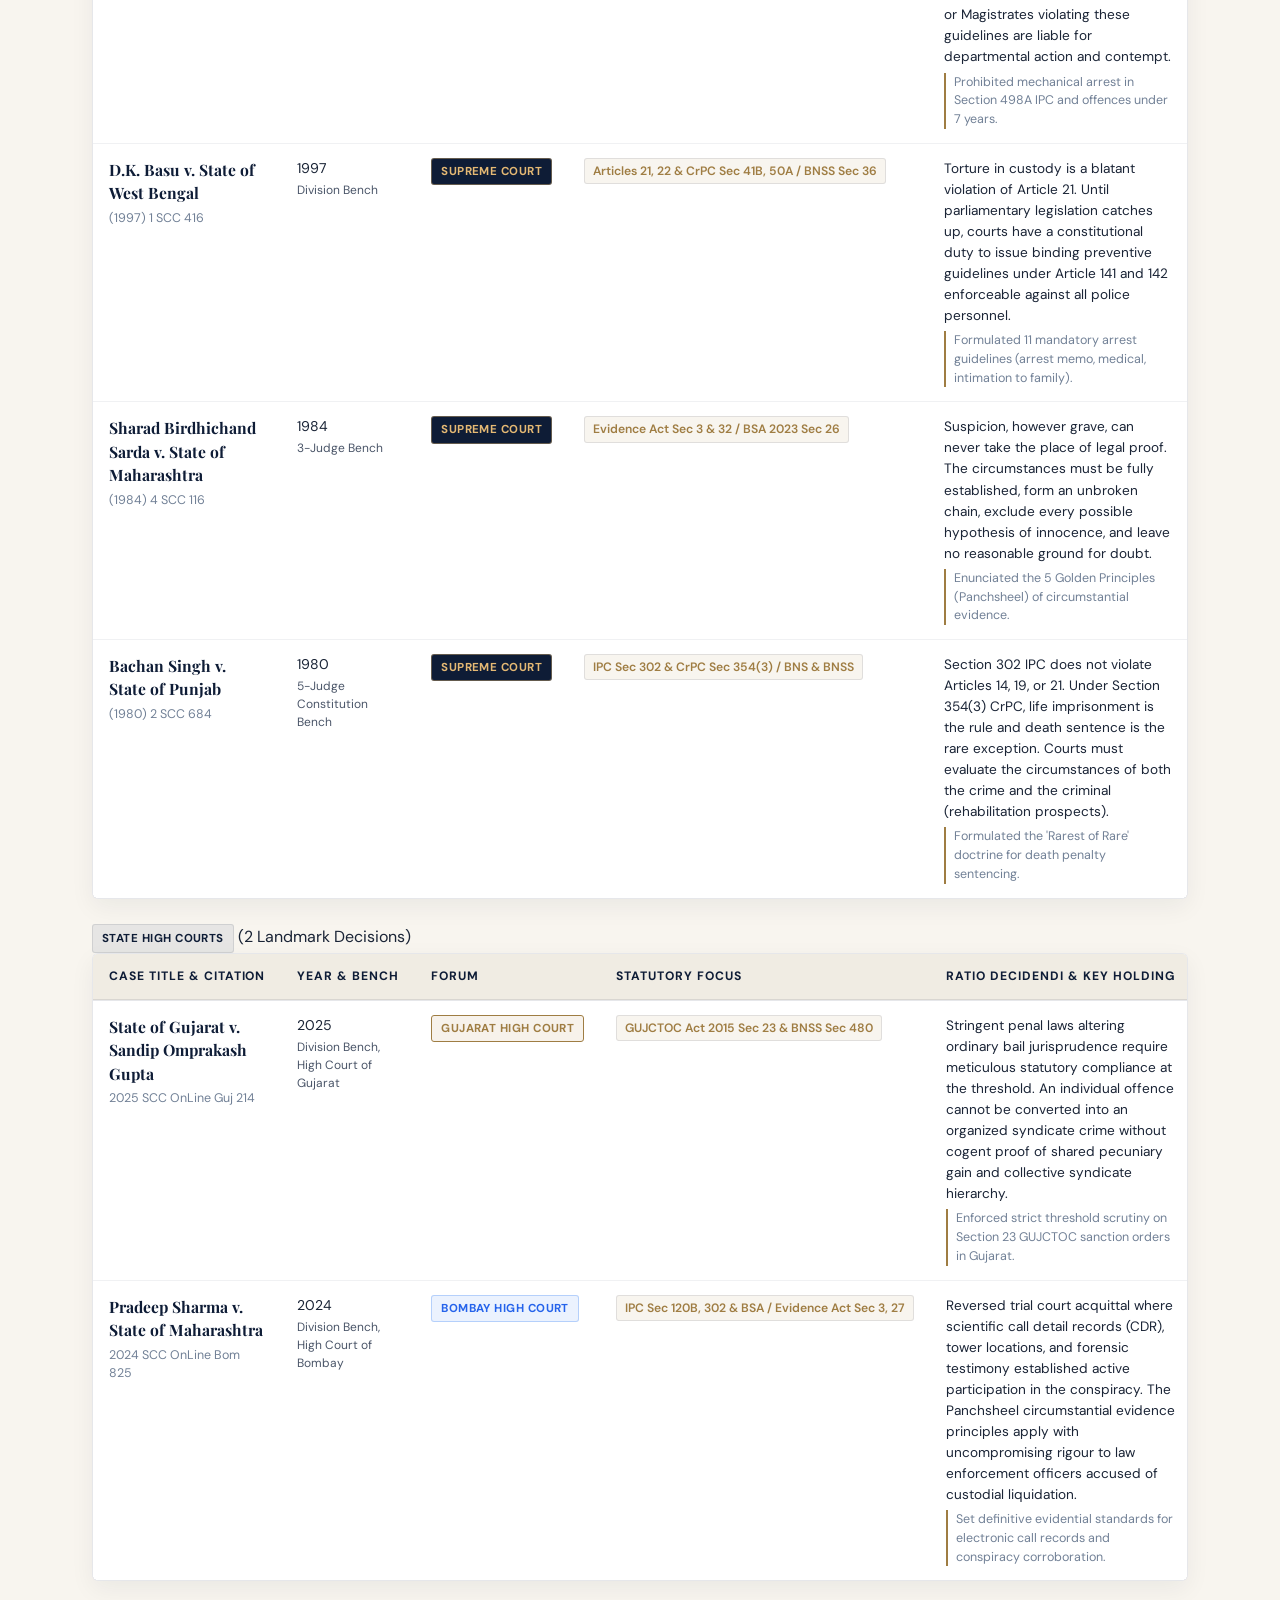
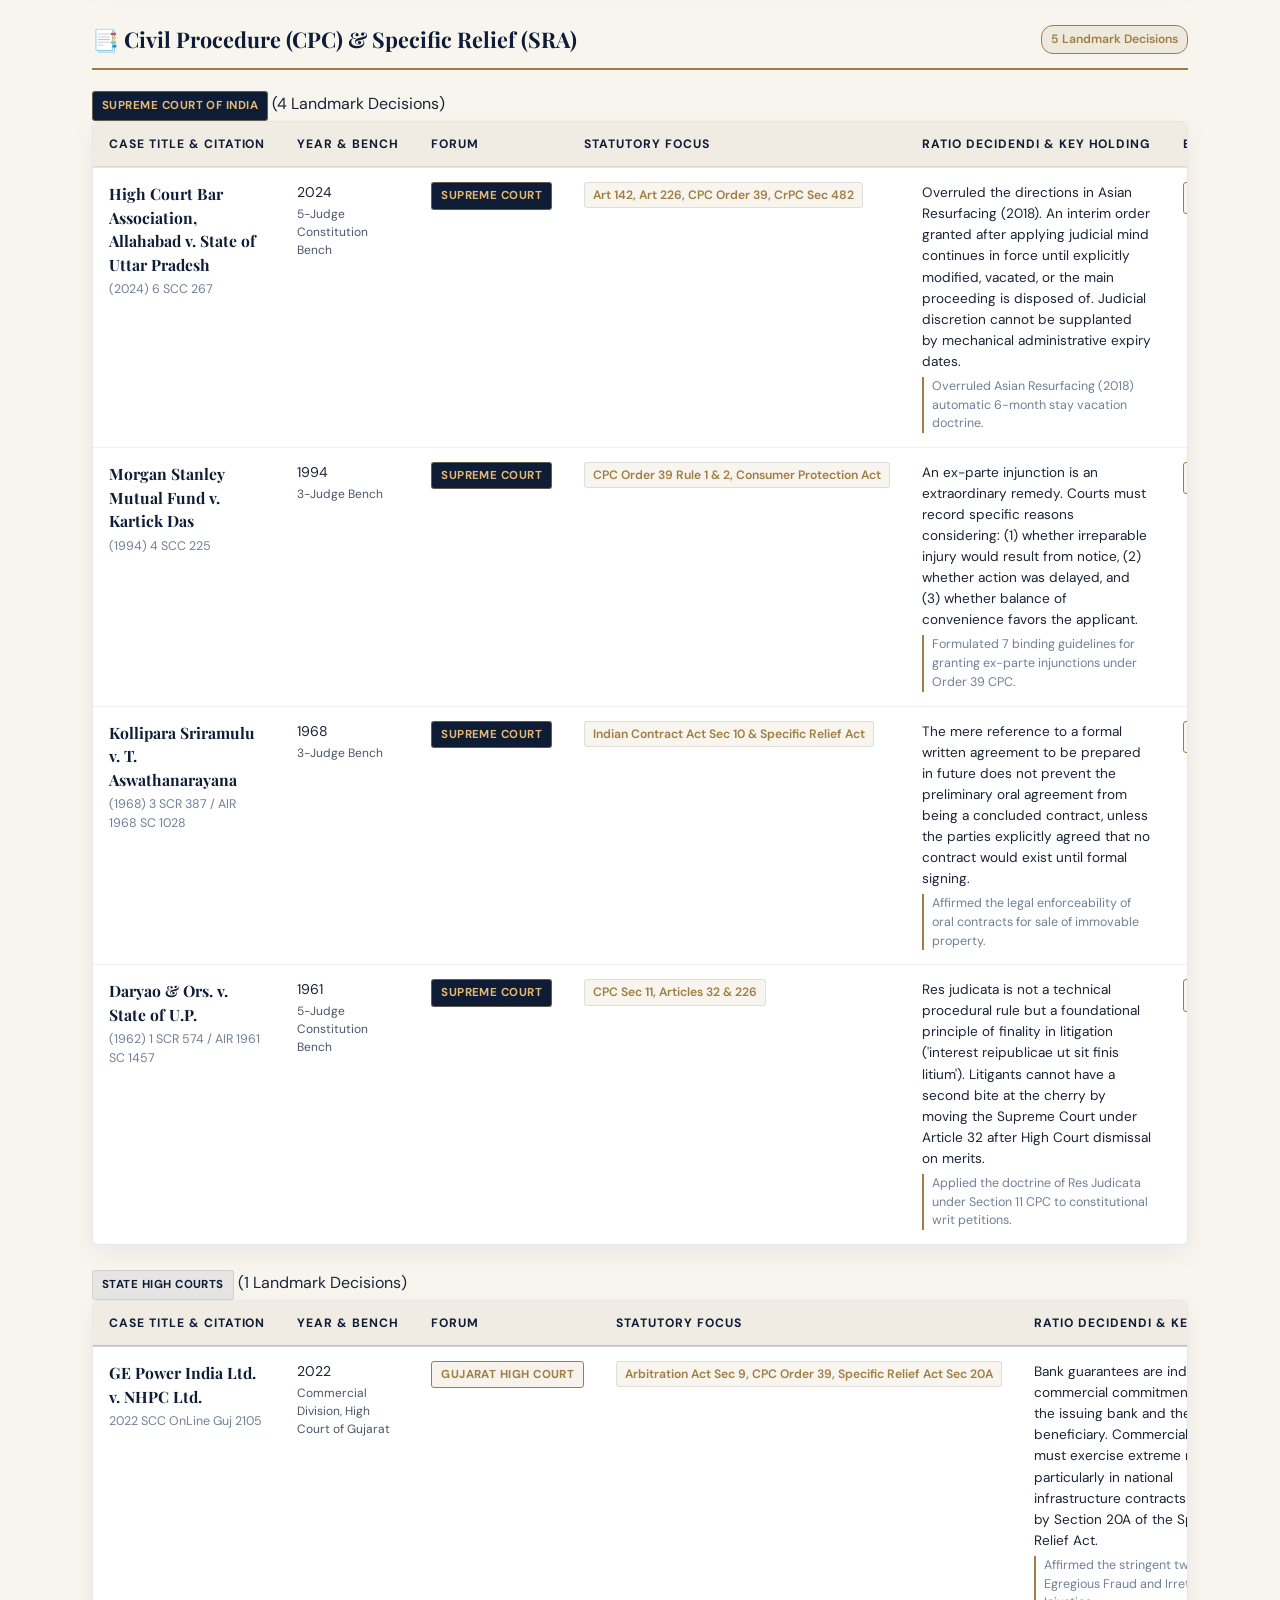
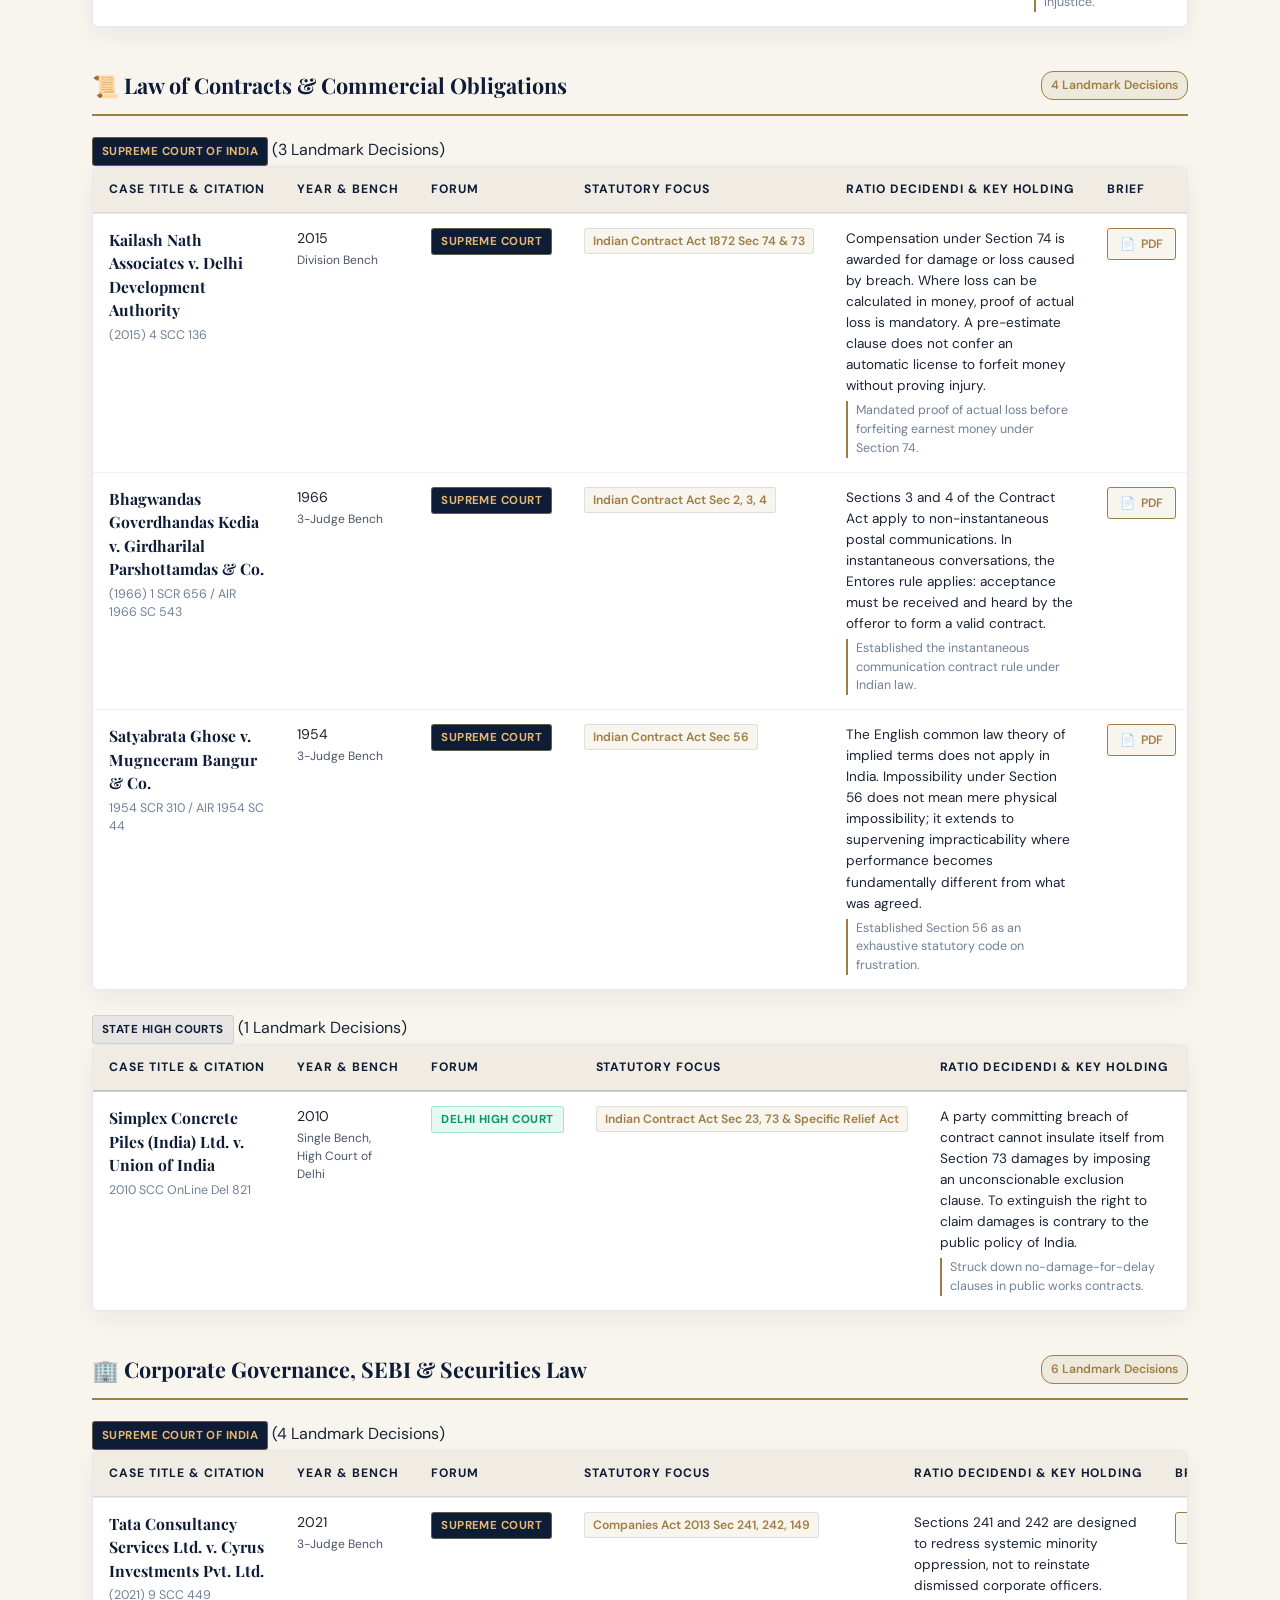
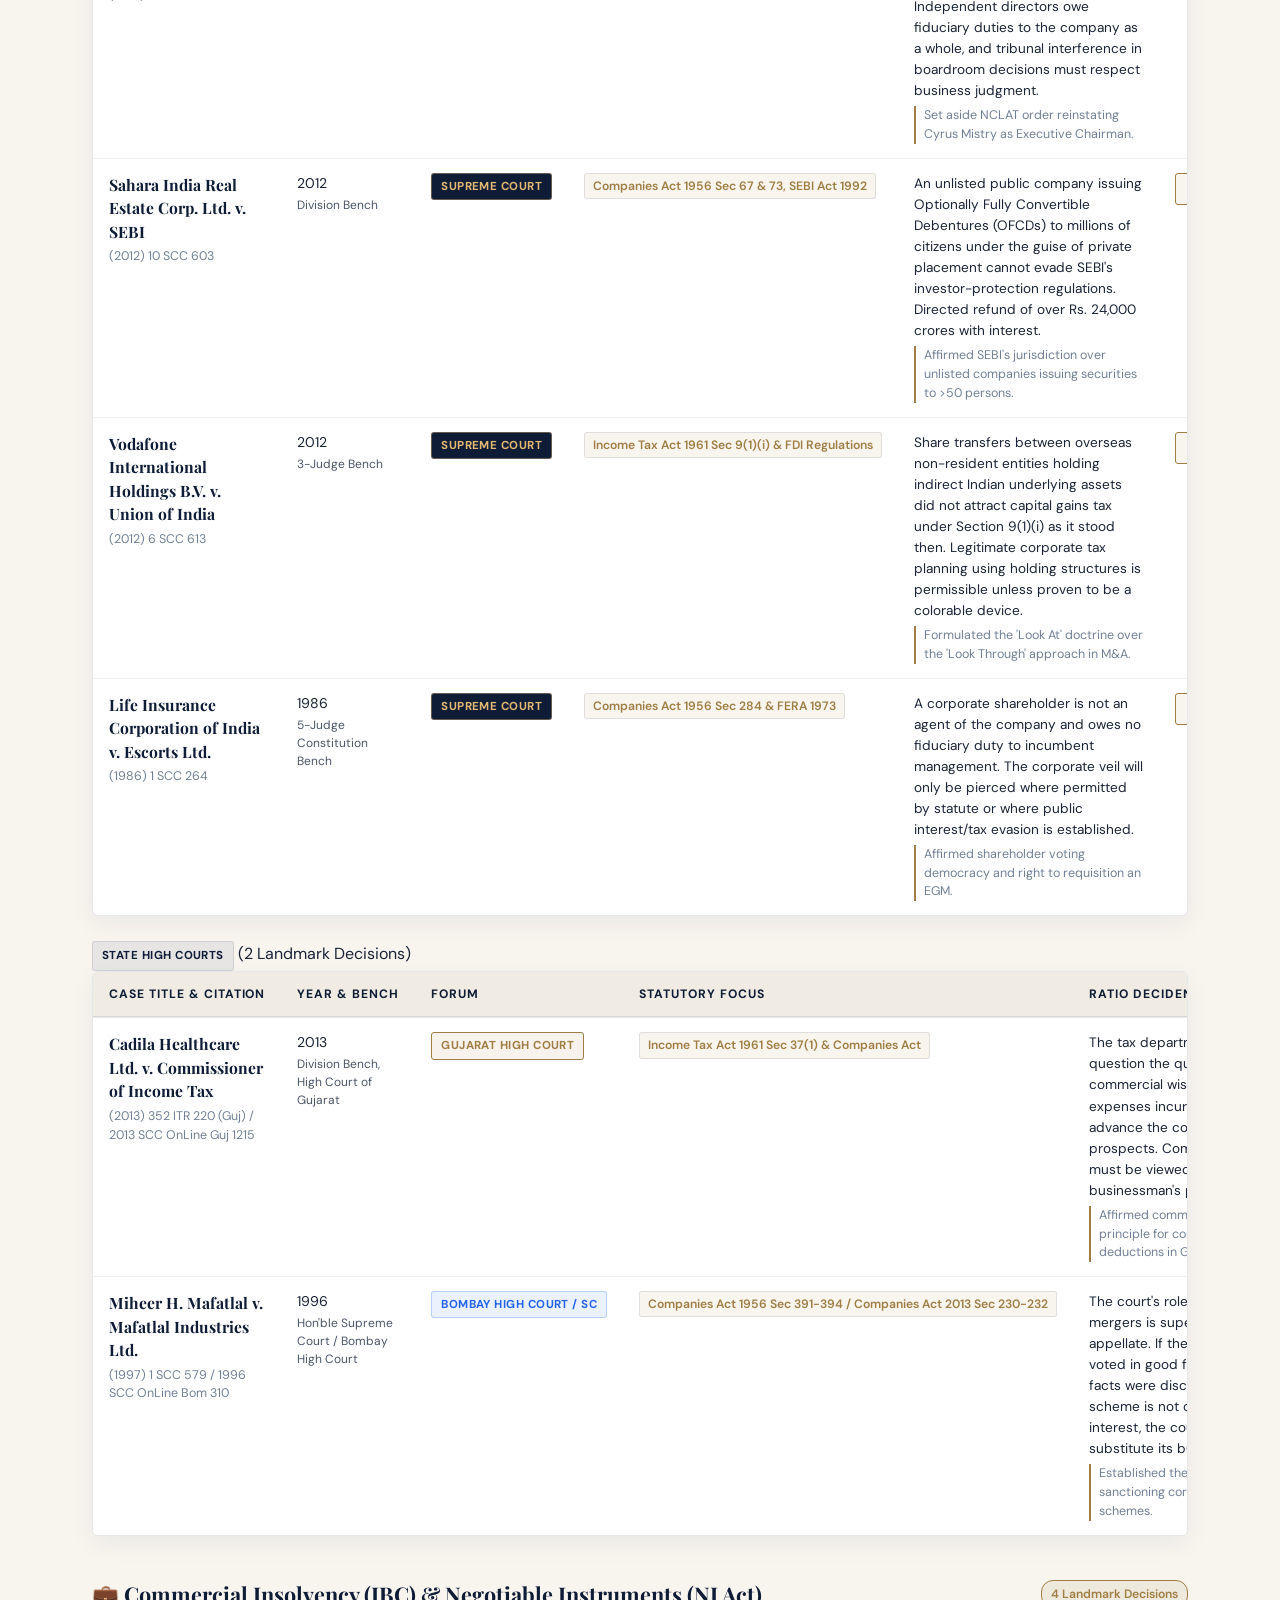
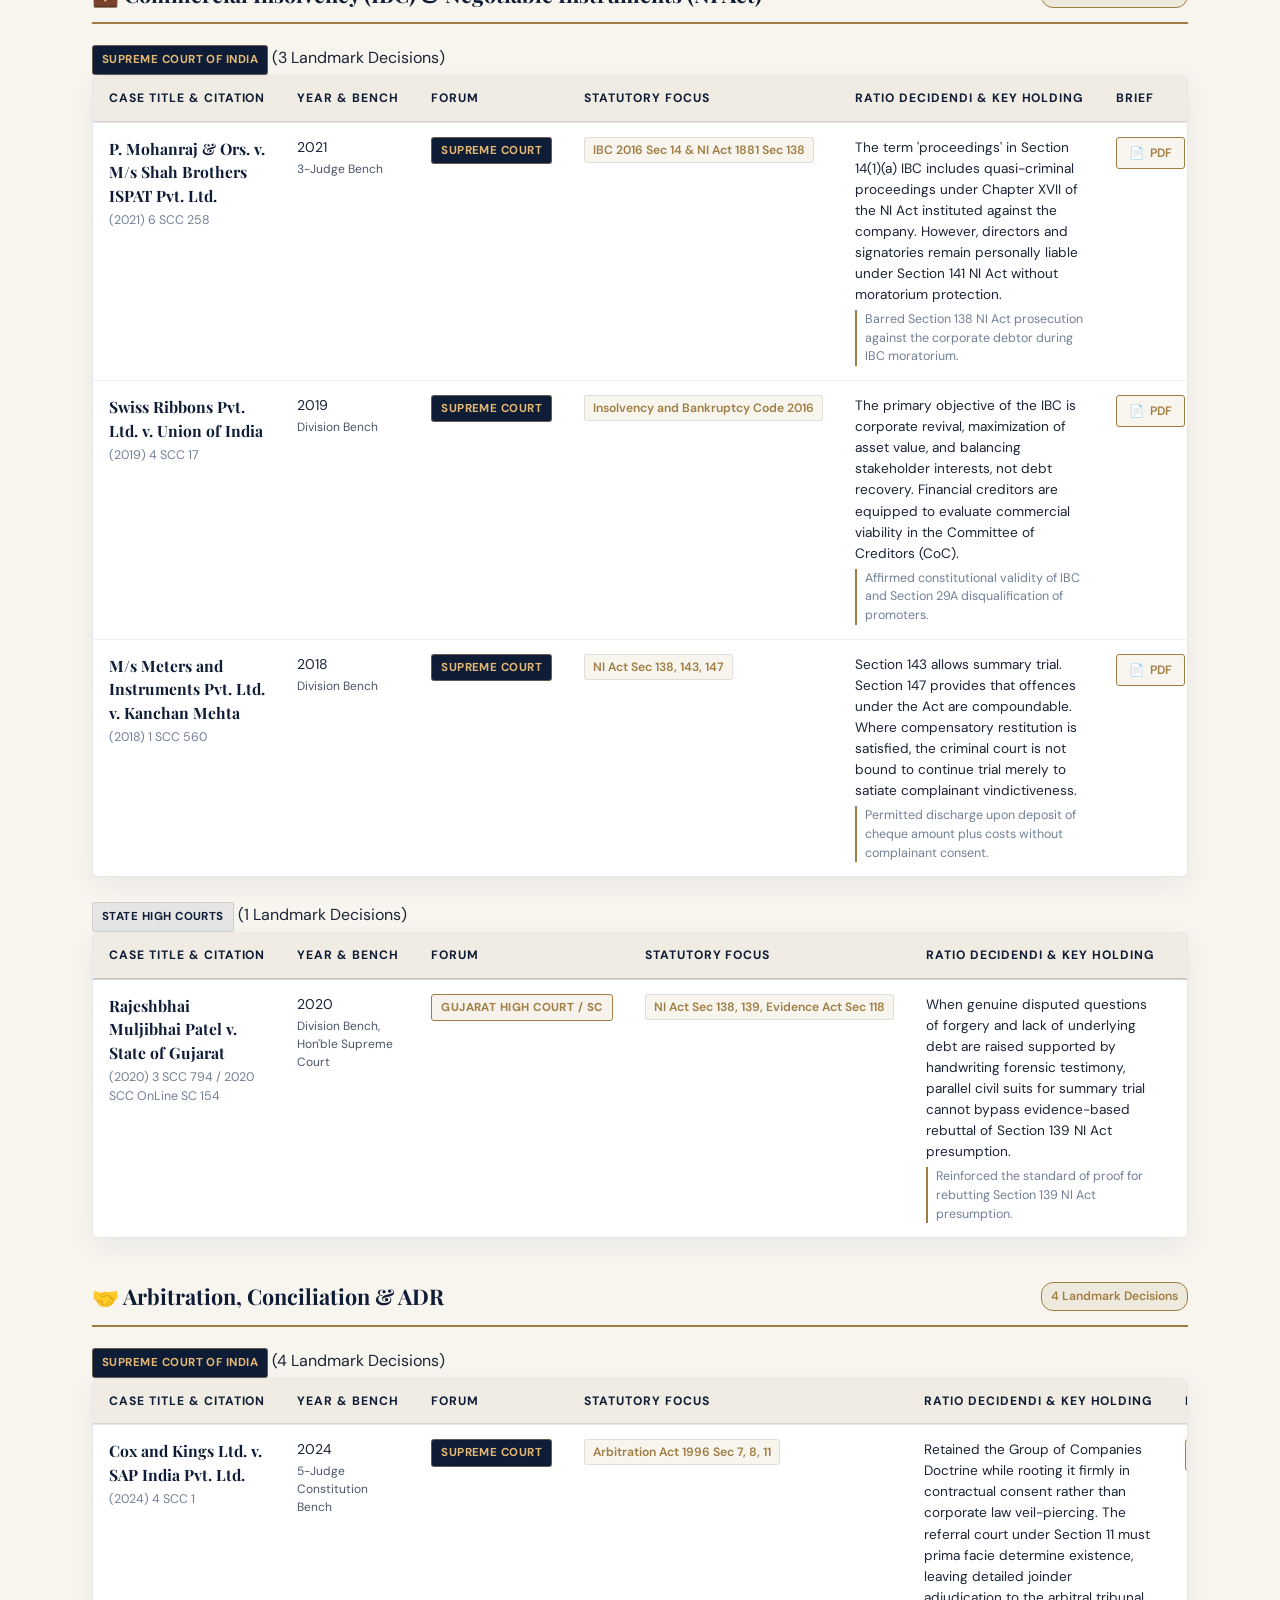
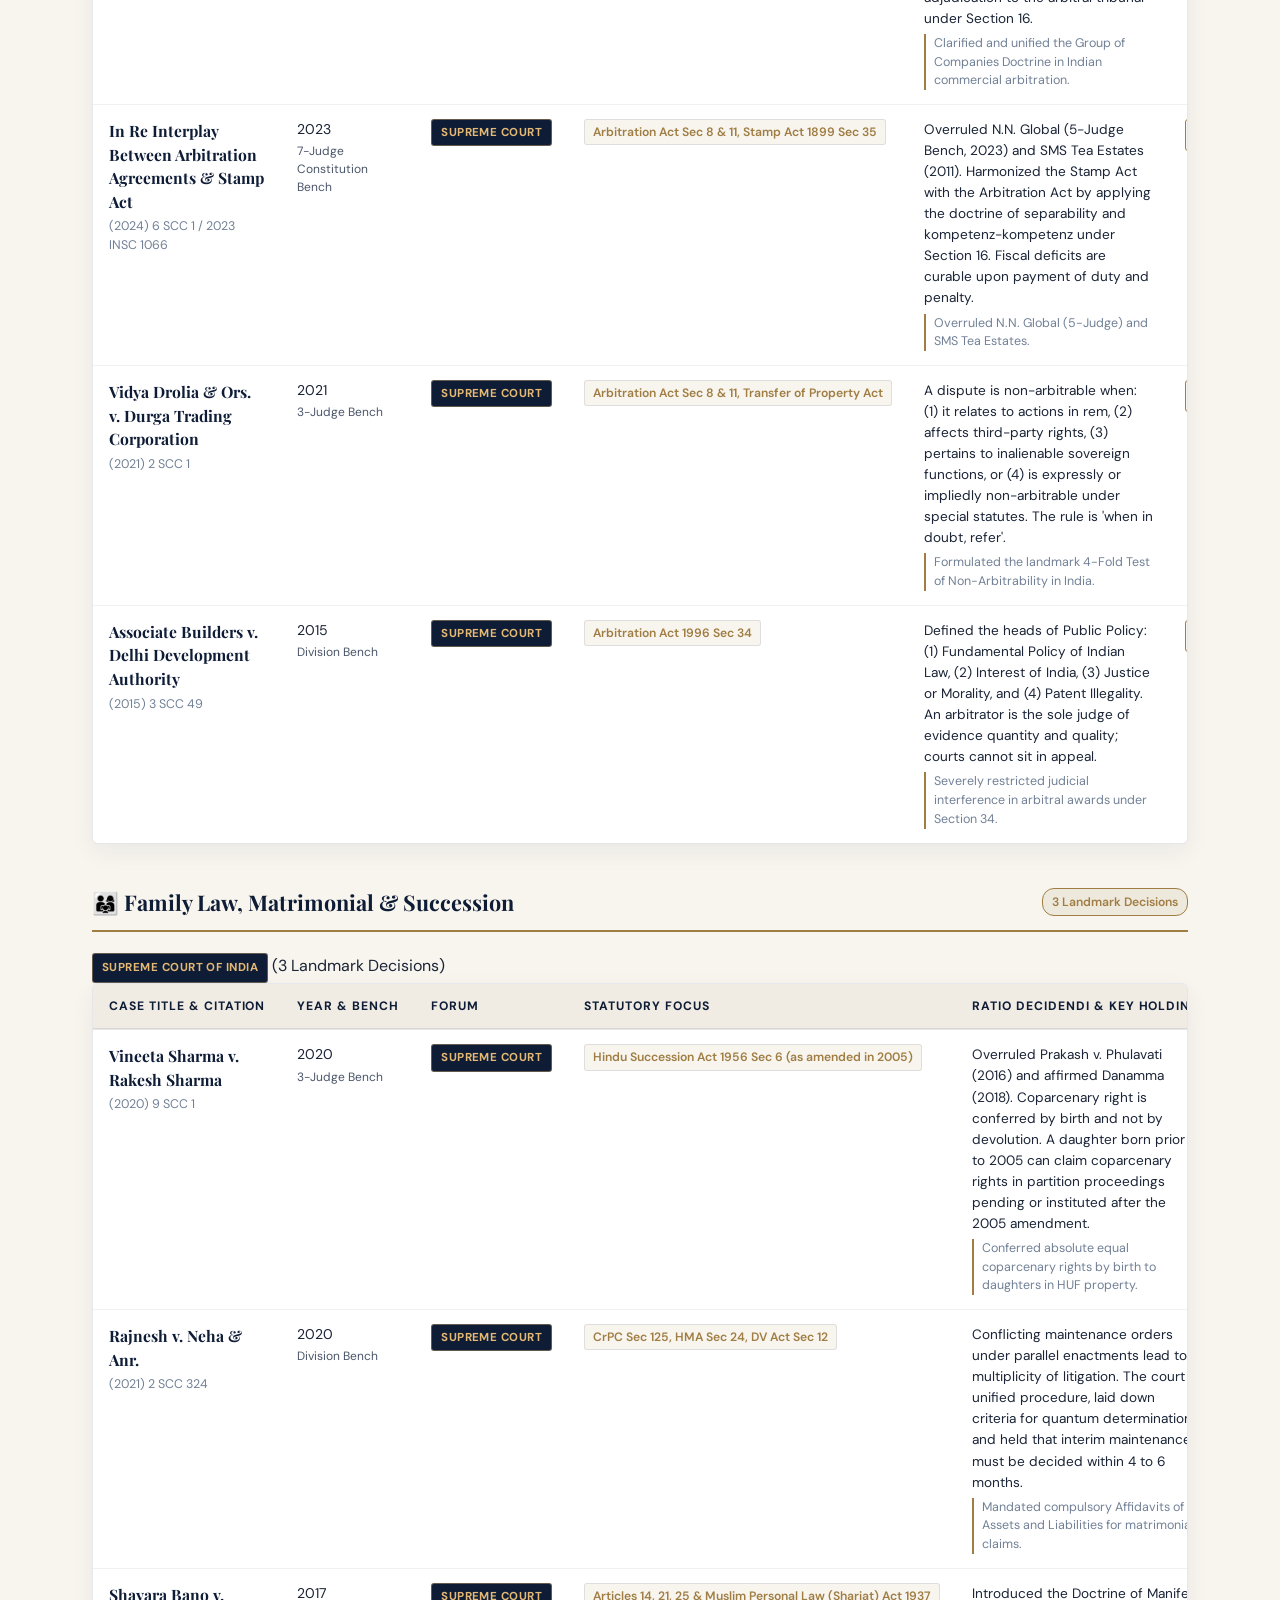
<file: study.html>
<!DOCTYPE html>
<html lang="en" data-theme="light">
<head>
  <meta charset="UTF-8" />
  <meta name="viewport" content="width=device-width, initial-scale=1.0" />
  <title>Study Hub — Landmark Judgments, Notes &amp; Memory Tricks | Adv. Manisha Gandhi</title>
  <meta name="description" content="Law Glimpse Academic Hub by Advocate Manisha Gandhi. Landmark judgments with ratios, subject-wise law notes, and memory recall mnemonics for law students and judicial aspirants." />
  <meta name="author" content="Advocate Manisha Gandhi" />
  <link rel="canonical" href="https://adv-manisha.github.io/study.html" />

  <!-- Open Graph / Social Media -->
  <meta property="og:type" content="article" />
  <meta property="og:url" content="https://adv-manisha.github.io/study.html" />
  <meta property="og:title" content="Study Hub — Landmark Judgments, Notes &amp; Recall Tricks" />
  <meta property="og:description" content="Curated legal study materials, case summaries, and memory tricks for law students and competitive exam aspirants by Adv. Manisha Gandhi, Co-Founder of Law Glimpse." />
  <meta property="og:image" content="https://adv-manisha.github.io/profile.png" />

  <link rel="stylesheet" href="style.css" />
  <link rel="icon" type="image/png" sizes="32x32" href="favicon-32.png">
  <link rel="icon" type="image/png" sizes="16x16" href="favicon-16.png">
  <link rel="apple-touch-icon" sizes="180x180" href="favicon-180.png">

  <!-- Google Fonts: Playfair Display + DM Sans -->
  <link rel="preconnect" href="https://fonts.googleapis.com" />
  <link rel="preconnect" href="https://fonts.gstatic.com" crossorigin />
  <link href="https://fonts.googleapis.com/css2?family=Playfair+Display:ital,wght@0,400;0,600;0,700;1,400;1,600&family=DM+Sans:wght@300;400;500;600&display=swap" rel="stylesheet" />

  <!-- Theme Initializer (Strictly defaults to light theme) -->
  <script>
    (function() {
      var saved = localStorage.getItem('adv_theme');
      var theme = (saved === 'dark') ? 'dark' : 'light';
      document.documentElement.setAttribute('data-theme', theme);
    })();
  </script>
</head>
<body>

  <!-- ========================================================
       BAR COUNCIL OF INDIA (BCI) DISCLAIMER MODAL
       Strict compliance with Rule 36 of BCI Rules
  ======================================================== -->
  <div class="bci-modal-overlay" id="bciModalOverlay" role="dialog" aria-modal="true" aria-labelledby="bciTitle">
    <div class="bci-modal">
      <div class="bci-modal-header">
        <span class="bci-scale-icon">⚖</span>
        <div>
          <h2 class="bci-modal-title" id="bciTitle">Regulatory Compliance Notice</h2>
          <span class="bci-modal-subtitle">Rule 36 of Bar Council of India Rules</span>
        </div>
      </div>
      <div class="bci-modal-body">
        <p>As per the rules of the Bar Council of India, advocates are prohibited from soliciting work or advertising. By clicking "I Acknowledge &amp; Proceed", the user confirms and acknowledges that:</p>
        <ul>
          <li>The user is seeking information and academic materials relating to Advocate Manisha Gandhi and the Law Glimpse academic initiative of their own accord.</li>
          <li>There has been no advertisement, personal communication, solicitation, or inducement of any sort whatsoever.</li>
          <li>The study materials, case summaries, and memory aids are provided exclusively for educational and academic research purposes.</li>
        </ul>
      </div>
      <div class="bci-modal-footer">
        <button class="btn-bci-decline" id="bciDeclineBtn">Decline &amp; Exit</button>
        <button class="btn-bci-agree" id="bciAgreeBtn">I Acknowledge &amp; Proceed</button>
      </div>
    </div>
  </div>

  <!-- ========================================================
       NAVIGATION
  ======================================================== -->
  <nav id="navbar">
    <div class="nav-inner">
      <a href="index.html#home" class="nav-logo">
        <img src="logo.png" alt="Advocate Manisha Gandhi Logo" class="logo-img">
      </a>
      <div class="nav-right">
        <ul class="nav-links" id="nav-links">
          <li><a href="index.html#home">Home</a></li>
          <li><a href="index.html#about">About</a></li>
          <li><a href="index.html#services">Practice Areas</a></li>
          <li><a href="study.html" class="active">Study Hub</a></li>
          <!-- Uncomment when ready:
          <li><a href="research.html">Research</a></li>
          <li><a href="publications.html">Publications</a></li>
          <li><a href="blog.html">Blog</a></li>
          -->
          <li><a href="index.html#contact">Contact</a></li>
          <li><a href="index.html#contact" class="nav-cta">Legal Query</a></li>
          <li class="nav-theme-item">
            <button id="themeToggle" type="button" class="theme-toggle" aria-label="Toggle dark/light theme" title="Switch to Dark Theme">
              <span id="themeIcon" class="theme-icon">🌙</span>
            </button>
          </li>
        </ul>
        <button class="hamburger" id="hamburger" aria-label="Open menu">
          <span></span><span></span><span></span>
        </button>
      </div>
    </div>
  </nav>

  <!-- ========================================================
       PAGE HERO
  ======================================================== -->
  <header class="page-hero">
    <div class="container">
      <div class="page-breadcrumbs">
        <a href="index.html">Home</a> <span>/</span> <span>Study Hub</span>
      </div>
      <span class="page-hero-eyebrow">Law Glimpse Academic Initiative</span>
      <h1 class="page-hero-title">Legal Study Hub &amp;<br /><em>Memory Recall Aids</em></h1>
      <p class="page-hero-lead">
        Curated landmark judgments, subject-wise statutory notes, and cognitive recall tricks designed to empower law students, judicial service aspirants, and young practitioners across India.
      </p>
    </div>
  </header>

  <!-- ========================================================
       STUDY CONTENT SECTION
  ======================================================== -->
  <main class="study-section">
    <div class="container">
      <!-- 3-Pillar Quick Directory Grid -->
      <div class="study-directory-grid">
        <a href="landmark-judgments.html" class="study-dir-card">
          <div class="study-dir-top">
            <span class="study-dir-icon">🏛️</span>
            <span class="study-dir-count">23+ Cases</span>
          </div>
          <h2 class="study-dir-title">Landmark Judgments</h2>
          <p class="study-dir-desc">
            Apex Court &amp; State High Court jurisprudence with ratios, holdings, and downloadable case briefs.
          </p>
          <span class="study-dir-action">Open Dedicated Page &rarr;</span>
        </a>

        <a href="subject-notes.html" class="study-dir-card">
          <div class="study-dir-top">
            <span class="study-dir-icon">📚</span>
            <span class="study-dir-count">5 Modules</span>
          </div>
          <h2 class="study-dir-title">Subject-Wise Notes</h2>
          <p class="study-dir-desc">
            Structured statutory outlines across Company Law, SEBI LODR, BNS/BNSS, Constitution &amp; Contracts.
          </p>
          <span class="study-dir-action">Open Dedicated Page &rarr;</span>
        </a>

        <a href="recall-tricks.html" class="study-dir-card">
          <div class="study-dir-top">
            <span class="study-dir-icon">💡</span>
            <span class="study-dir-count">5 Formulas</span>
          </div>
          <h2 class="study-dir-title">Tricks to Recall</h2>
          <p class="study-dir-desc">
            Cognitive formulas, decision trees, and mnemonics for judicial service exams and law students.
          </p>
          <span class="study-dir-action">Open Dedicated Page &rarr;</span>
        </a>
      </div>


      <!-- Tab Switcher Navigation -->
      <div class="study-nav-wrap">
        <div class="study-tab-nav" role="tablist" aria-label="Study Hub Tabs">
          <button type="button" class="study-tab-btn active" role="tab" aria-selected="true" data-tab="tabJudgments">
            <span>🏛️</span> Landmark Judgments
          </button>
          <button type="button" class="study-tab-btn" role="tab" aria-selected="false" data-tab="tabNotes">
            <span>📚</span> Subject-wise Notes
          </button>
          <button type="button" class="study-tab-btn" role="tab" aria-selected="false" data-tab="tabTricks">
            <span>💡</span> Tricks to Recall
          </button>
        </div>
      </div>

      <!-- Search & Filter Toolbar -->
      <div class="study-toolbar">
        <div class="study-search-wrap">
          <span class="study-search-icon">🔍</span>
          <input
            type="text"
            id="studySearchInput"
            class="study-search-input"
            placeholder="Search by case name, subject, citation, mnemonic, or section keyword..."
            aria-label="Search study materials"
          />
          <button type="button" id="studySearchClear" class="study-search-clear" aria-label="Clear search">✕</button>
        </div>

                <div class="study-filter-pills" role="group" aria-label="Filter by subject">
          <span class="filter-label">Subject:</span>
          <button type="button" class="filter-pill active" data-filter="all">All Subjects</button>
          <button type="button" class="filter-pill" data-filter="constitutional">🏛️ Constitutional</button>
          <button type="button" class="filter-pill" data-filter="criminal">⚖️ Criminal &amp; BNSS</button>
          <button type="button" class="filter-pill" data-filter="cpc-sra">📑 CPC &amp; SRA</button>
          <button type="button" class="filter-pill" data-filter="contracts">📜 Contracts</button>
          <button type="button" class="filter-pill" data-filter="corporate-sebi">🏢 Corporate &amp; SEBI</button>
          <button type="button" class="filter-pill" data-filter="ibc-commercial">💼 Commercial &amp; IBC</button>
          <button type="button" class="filter-pill" data-filter="arbitration">🤝 Arbitration &amp; ADR</button>
          <button type="button" class="filter-pill" data-filter="family">👨‍👩‍👧 Family &amp; Succession</button>
          <button type="button" class="filter-pill" data-filter="property-tpa">🏡 Property &amp; TPA</button>
          <button type="button" class="filter-pill" data-filter="environmental">🌿 Environmental &amp; PIL</button>
          <button type="button" class="filter-pill" data-filter="evidence-bsa">🔍 Evidence &amp; BSA</button>
        </div>
      </div>

      <!-- ====================================================
           TAB PANEL 1: LANDMARK JUDGMENTS
           ==================================================== -->
      <section id="tabJudgments" class="study-tab-panel active" role="tabpanel" aria-label="Landmark Judgments">
        
        <!-- View Switcher & Court Filter Toolbar -->
        <div class="judgments-view-toolbar">
          <div class="view-toggle-group" role="group" aria-label="Switch judgment view">
            <button type="button" class="view-toggle-btn active" data-view="subject-table">
              <span aria-hidden="true">📑</span> By Subject (SC &amp; State HCs)
            </button>
            <button type="button" class="view-toggle-btn" data-view="year-table">
              <span aria-hidden="true">📅</span> By Year (Chronological)
            </button>
            <button type="button" class="view-toggle-btn" data-view="cards">
              <span aria-hidden="true">🃏</span> Card View
            </button>
          </div>

          <div class="court-filter-group">
            <label for="courtScopeSelect" class="court-filter-label">Court Scope:</label>
            <select id="courtScopeSelect" class="court-scope-select" aria-label="Filter judgments by court jurisdiction">
              <option value="all">All Courts (SC + All State HCs)</option>
              <option value="sc">🏛️ Supreme Court of India</option>
              <option value="hc-all">⚖️ State High Courts (All)</option>
              <option value="hc-gujarat">Gujarat High Court</option>
              <option value="hc-bombay">Bombay High Court</option>
              <option value="hc-delhi">Delhi High Court</option>
            </select>
          </div>
        </div>

        <!-- ====================================================
             VIEW 1: SUBJECT-WISE TABLE VIEW
             ==================================================== -->
        <div id="viewSubjectTable" class="legal-matrix-view active">
<div class="table-scroll-hint">← Scroll horizontally on small screens to inspect the full legal matrix →</div>

          <!-- SUBJECT: 🏛️ Constitutional Law & Fundamental Rights -->
          <div class="legal-group-section" data-subject="constitutional">
            <div class="legal-group-header">
              <h3 class="legal-group-title">
                🏛️ Constitutional Law & Fundamental Rights
              </h3>
              <span class="legal-group-count">14 Landmark Decisions</span>
            </div>
        

            <div class="court-subgroup" data-court-subgroup="sc">
              <div class="court-subgroup-title">
                <span class="court-badge badge-sc">Supreme Court</span>
                <span>Apex Precedents &amp; Constitutional Benches (12 Cases)</span>
              </div>
              <div class="legal-table-responsive">
                <table class="legal-table">
                  <thead>
                    <tr>
                      <th style="width: 24%;">Case Title &amp; Citation</th>
                      <th style="width: 12%;">Year &amp; Bench</th>
                      <th style="width: 12%;">Forum</th>
                      <th style="width: 14%;">Statutory Focus</th>
                      <th style="width: 28%;">Ratio Decidendi &amp; Key Holding</th>
                      <th style="width: 10%;">Brief</th>
                    </tr>
                  </thead>
                  <tbody>
            

                    <tr data-court="sc" data-court-type="sc" data-subject="constitutional" data-year="2025" data-keywords="section 6a citizenship act assam accord 1971 cut off article 11 article 14 reasonable classification">
                      <td>
                        <div class="col-case-title">In Re: Section 6A of the Citizenship Act, 1955 (Assam Accord)</div>
                        <div class="col-case-citation">(2025) 2 SCC 1</div>
                      </td>
                      <td>
                        <div>2025</div>
                        <div class="col-case-bench">5-Judge Constitution Bench (4:1 Majority)</div>
                      </td>
                      <td><span class="court-badge badge-sc">Supreme Court</span></td>
                      <td><span class="col-statutory">Citizenship Act Sec 6A, Articles 11 & 14</span></td>
                      <td>
                        <div class="col-ratio-text">The legislative classification underlying Section 6A satisfies the twin tests of Article 14: an intelligible differentia based on the historic influx during the 1971 Bangladesh Liberation War, and a direct rational nexus with the objective of restoring social peace in the border state of Assam.</div>
                        <div class="col-ratio-takeaway">Upheld the statutory validity of the Assam Accord cut-off date (25 March 1971).</div>
                      </td>
                      <td>
                        <a href="materials/landmark-judgments/citizenship-act-sec6a-2025.pdf" class="btn-table-pdf" download title="Download Full Detail Case Brief PDF">
                          <span>📄</span> PDF
                        </a>
                      </td>
                    </tr>
                

                    <tr data-court="sc" data-court-type="sc" data-subject="constitutional" data-year="2025" data-keywords="election commission cec appointment article 324 basic structure democracy free and fair elections">
                      <td>
                        <div class="col-case-title">Dr. Jaya Thakur & Ors. v. Union of India</div>
                        <div class="col-case-citation">(2025) 3 SCC 120</div>
                      </td>
                      <td>
                        <div>2025</div>
                        <div class="col-case-bench">3-Judge Bench (Sanjiv Khanna & Dipankar Datta JJ.)</div>
                      </td>
                      <td><span class="court-badge badge-sc">Supreme Court</span></td>
                      <td><span class="col-statutory">Article 324 & CEC Act 2023</span></td>
                      <td>
                        <div class="col-ratio-text">The independence of the Election Commission of India is essential to democratic governance. Statutory selection panels must ensure institutional insulation and transparent shortlisting with adequate advance notice to all committee members.</div>
                        <div class="col-ratio-takeaway">Reaffirmed that free and fair elections are an unalterable facet of the Basic Structure.</div>
                      </td>
                      <td>
                        <a href="materials/landmark-judgments/election-commission-independence-2025.pdf" class="btn-table-pdf" download title="Download Full Detail Case Brief PDF">
                          <span>📄</span> PDF
                        </a>
                      </td>
                    </tr>
                

                    <tr data-court="sc" data-court-type="sc" data-subject="constitutional" data-year="2024" data-keywords="adr electoral bonds political funding article 19 1 a right to information proportionality sbi">
                      <td>
                        <div class="col-case-title">Association for Democratic Reforms (ADR) v. Union of India</div>
                        <div class="col-case-citation">(2024) 5 SCC 1</div>
                      </td>
                      <td>
                        <div>2024</div>
                        <div class="col-case-bench">5-Judge Constitution Bench (Unanimous)</div>
                      </td>
                      <td><span class="court-badge badge-sc">Supreme Court</span></td>
                      <td><span class="col-statutory">Art 19(1)(a), RPA 1951, Companies Act Sec 182</span></td>
                      <td>
                        <div class="col-ratio-text">Information regarding political funding is essential for an elector to exercise their voting franchise meaningfully under Article 19(1)(a). The state interest in curbing black money does not satisfy the Proportionality Test because anonymous bonds are not the least restrictive measure.</div>
                        <div class="col-ratio-takeaway">Unanimously struck down anonymous Electoral Bonds Scheme 2018 as violative of Art 19(1)(a).</div>
                      </td>
                      <td>
                        <a href="materials/landmark-judgments/adr-electoral-bonds-2024.pdf" class="btn-table-pdf" download title="Download Full Detail Case Brief PDF">
                          <span>📄</span> PDF
                        </a>
                      </td>
                    </tr>
                

                    <tr data-court="sc" data-court-type="sc" data-subject="constitutional" data-year="2024" data-keywords="mada mineral rights tax royalty india cements entry 50 list ii fiscal federalism mmdr act">
                      <td>
                        <div class="col-case-title">Mineral Area Development Authority (MADA) v. Steel Authority of India Ltd.</div>
                        <div class="col-case-citation">(2024) 8 SCC 1</div>
                      </td>
                      <td>
                        <div>2024</div>
                        <div class="col-case-bench">9-Judge Constitution Bench (8:1 Majority)</div>
                      </td>
                      <td><span class="court-badge badge-sc">Supreme Court</span></td>
                      <td><span class="col-statutory">Seventh Schedule List II Entry 50, MMDR Act 1957</span></td>
                      <td>
                        <div class="col-ratio-text">Overruled the 1989 landmark decision in India Cements v. State of Tamil Nadu. Royalty is consideration paid by a lessee to the mineral owner for extraction rights; it lacks the core sovereign elements of a tax. Parliament's regulatory power under Entry 54 List I does not denude state taxing competence under Entry 50 List II.</div>
                        <div class="col-ratio-takeaway">Overruled India Cements (1989) by holding that royalty is not tax.</div>
                      </td>
                      <td>
                        <a href="materials/landmark-judgments/mada-mineral-rights-tax-2024.pdf" class="btn-table-pdf" download title="Download Full Detail Case Brief PDF">
                          <span>📄</span> PDF
                        </a>
                      </td>
                    </tr>
                

                    <tr data-court="sc" data-court-type="sc" data-subject="constitutional" data-year="2024" data-keywords="governor article 200 assent bills pocket veto punjab tamil nadu federalism parliamentary democracy">
                      <td>
                        <div class="col-case-title">State of Punjab v. Principal Secretary to the Governor of Punjab</div>
                        <div class="col-case-citation">(2024) 1 SCC 71</div>
                      </td>
                      <td>
                        <div>2024</div>
                        <div class="col-case-bench">3-Judge Bench (D.Y. Chandrachud CJI, J.B. Pardiwala JJ.)</div>
                      </td>
                      <td><span class="court-badge badge-sc">Supreme Court</span></td>
                      <td><span class="col-statutory">Articles 200, 174, 163</span></td>
                      <td>
                        <div class="col-ratio-text">The phrase 'as soon as possible' in the first proviso to Article 200 conveys constitutional urgency. A Governor cannot derail the legislative process through inaction. If assent is withheld, the bill must be returned; upon repassing by the Assembly, the Governor has no option but to grant assent.</div>
                        <div class="col-ratio-takeaway">Extinguished the unconstitutional concept of a Governor's 'pocket veto'.</div>
                      </td>
                      <td>
                        <a href="materials/landmark-judgments/governor-bills-inaction-2024.pdf" class="btn-table-pdf" download title="Download Full Detail Case Brief PDF">
                          <span>📄</span> PDF
                        </a>
                      </td>
                    </tr>
                

                    <tr data-court="sc" data-court-type="sc" data-subject="constitutional" data-year="2018" data-keywords="navtej johar 377 consensual equality constitutional morality dignity privacy lgbtq">
                      <td>
                        <div class="col-case-title">Navtej Singh Johar v. Union of India</div>
                        <div class="col-case-citation">(2018) 10 SCC 1</div>
                      </td>
                      <td>
                        <div>2018</div>
                        <div class="col-case-bench">5-Judge Constitution Bench (Unanimous)</div>
                      </td>
                      <td><span class="court-badge badge-sc">Supreme Court</span></td>
                      <td><span class="col-statutory">IPC Sec 377, Articles 14, 15, 19, 21</span></td>
                      <td>
                        <div class="col-ratio-text">Section 377 violates Articles 14, 15, 19, and 21. Consensual adult relationships in private do not cause harm to society. The state cannot criminalize human identity under the guise of statutory Victorian morality.</div>
                        <div class="col-ratio-takeaway">Decriminalized consensual same-sex relations between adults in private.</div>
                      </td>
                      <td>
                        <a href="materials/landmark-judgments/navtej-johar-377-2018.pdf" class="btn-table-pdf" download title="Download Full Detail Case Brief PDF">
                          <span>📄</span> PDF
                        </a>
                      </td>
                    </tr>
                

                    <tr data-court="sc" data-court-type="sc" data-subject="constitutional" data-year="2017" data-keywords="puttaswamy privacy fundamental right article 21 proportionality aadhaar data protection">
                      <td>
                        <div class="col-case-title">Justice K.S. Puttaswamy (Retd.) v. Union of India</div>
                        <div class="col-case-citation">(2017) 10 SCC 1</div>
                      </td>
                      <td>
                        <div>2017</div>
                        <div class="col-case-bench">9-Judge Constitution Bench (Unanimous)</div>
                      </td>
                      <td><span class="court-badge badge-sc">Supreme Court</span></td>
                      <td><span class="col-statutory">Article 21 & Part III</span></td>
                      <td>
                        <div class="col-ratio-text">Unanimously overruled M.P. Sharma (1954) and Kharak Singh (1962). Formulated the 3-Prong Proportionality Test: Legality (statutory law), Legitimate State Goal, and Proportionality (least restrictive means).</div>
                        <div class="col-ratio-takeaway">Established privacy as an inalienable fundamental right under Article 21.</div>
                      </td>
                      <td>
                        <a href="materials/landmark-judgments/puttaswamy-privacy-2017.pdf" class="btn-table-pdf" download title="Download Full Detail Case Brief PDF">
                          <span>📄</span> PDF
                        </a>
                      </td>
                    </tr>
                

                    <tr data-court="sc" data-court-type="sc" data-subject="constitutional" data-year="1994" data-keywords="sr bommai article 356 secularism federalism basic structure floor test president rule">
                      <td>
                        <div class="col-case-title">S.R. Bommai v. Union of India</div>
                        <div class="col-case-citation">(1994) 3 SCC 1</div>
                      </td>
                      <td>
                        <div>1994</div>
                        <div class="col-case-bench">9-Judge Constitution Bench</div>
                      </td>
                      <td><span class="court-badge badge-sc">Supreme Court</span></td>
                      <td><span class="col-statutory">Articles 356, 74(2), 355</span></td>
                      <td>
                        <div class="col-ratio-text">Presidential proclamation under Article 356 can be struck down if based on malafide or irrelevant grounds. Dissolution of state assemblies cannot occur until both Houses of Parliament approve the proclamation. Courts can restore dismissed state assemblies.</div>
                        <div class="col-ratio-takeaway">Ended the arbitrary invocation of Article 356 President's Rule across Indian states.</div>
                      </td>
                      <td>
                        <a href="materials/landmark-judgments/sr-bommai-secularism-1994.pdf" class="btn-table-pdf" download title="Download Full Detail Case Brief PDF">
                          <span>📄</span> PDF
                        </a>
                      </td>
                    </tr>
                

                    <tr data-court="sc" data-court-type="sc" data-subject="constitutional" data-year="1992" data-keywords="indra sawhney mandal reservation creamy layer 50 percent ceiling article 16 4 backward classes">
                      <td>
                        <div class="col-case-title">Indra Sawhney v. Union of India (Mandal Case)</div>
                        <div class="col-case-citation">1992 Supp (3) SCC 217</div>
                      </td>
                      <td>
                        <div>1992</div>
                        <div class="col-case-bench">9-Judge Constitution Bench (6:3 Majority)</div>
                      </td>
                      <td><span class="court-badge badge-sc">Supreme Court</span></td>
                      <td><span class="col-statutory">Articles 16(4), 16(1), 340</span></td>
                      <td>
                        <div class="col-ratio-text">Backwardness must be both social and educational. Economic criteria alone cannot be the sole basis of reservation under Article 16(4). The 50% reservation limit ensures efficiency of administration under Article 335 and protects general merit.</div>
                        <div class="col-ratio-takeaway">Upheld 27% OBC reservation while capping total reservations at 50%.</div>
                      </td>
                      <td>
                        <a href="materials/landmark-judgments/indra-sawhney-reservation-1992.pdf" class="btn-table-pdf" download title="Download Full Detail Case Brief PDF">
                          <span>📄</span> PDF
                        </a>
                      </td>
                    </tr>
                

                    <tr data-court="sc" data-court-type="sc" data-subject="constitutional" data-year="1980" data-keywords="minerva mills article 368 basic structure 42nd amendment fundamental rights directive principles harmony">
                      <td>
                        <div class="col-case-title">Minerva Mills Ltd. v. Union of India</div>
                        <div class="col-case-citation">(1980) 3 SCC 625</div>
                      </td>
                      <td>
                        <div>1980</div>
                        <div class="col-case-bench">5-Judge Constitution Bench (Y.V. Chandrachud CJI)</div>
                      </td>
                      <td><span class="court-badge badge-sc">Supreme Court</span></td>
                      <td><span class="col-statutory">Articles 368, 31C, Part III & Part IV</span></td>
                      <td>
                        <div class="col-ratio-text">Struck down clauses (4) and (5) of Article 368 inserted by the 42nd Amendment, which claimed unlimited amending power for Parliament. A limited amending power is one of the basic features of the Indian Constitution, and Parliament cannot enlarge its own power to destroy limitations.</div>
                        <div class="col-ratio-takeaway">Struck down 42nd Amendment clauses granting unlimited amending power under Art 368.</div>
                      </td>
                      <td>
                        <a href="materials/landmark-judgments/minerva-mills-harmony-1980.pdf" class="btn-table-pdf" download title="Download Full Detail Case Brief PDF">
                          <span>📄</span> PDF
                        </a>
                      </td>
                    </tr>
                

                    <tr data-court="sc" data-court-type="sc" data-subject="constitutional" data-year="1978" data-keywords="maneka gandhi article 21 golden triangle 14 19 21 procedure established by law passports natural justice">
                      <td>
                        <div class="col-case-title">Maneka Gandhi v. Union of India</div>
                        <div class="col-case-citation">(1978) 1 SCC 248</div>
                      </td>
                      <td>
                        <div>1978</div>
                        <div class="col-case-bench">7-Judge Constitution Bench</div>
                      </td>
                      <td><span class="court-badge badge-sc">Supreme Court</span></td>
                      <td><span class="col-statutory">Articles 21, 14, 19 & Passports Act 1967</span></td>
                      <td>
                        <div class="col-ratio-text">Articles 14, 19, and 21 do not operate in water-tight silos. Any law depriving a citizen of personal liberty (including impounding a passport) must satisfy the equality test of Article 14, the freedom tests of Article 19, and natural justice procedural fairness.</div>
                        <div class="col-ratio-takeaway">Overruled A.K. Gopalan and imported substantive due process into Article 21.</div>
                      </td>
                      <td>
                        <a href="materials/landmark-judgments/maneka-gandhi-art21-1978.pdf" class="btn-table-pdf" download title="Download Full Detail Case Brief PDF">
                          <span>📄</span> PDF
                        </a>
                      </td>
                    </tr>
                

                    <tr data-court="sc" data-court-type="sc" data-subject="constitutional" data-year="1973" data-keywords="kesavananda bharati basic structure article 368 13 judge bench amendment constitutional democracy">
                      <td>
                        <div class="col-case-title">Kesavananda Bharati v. State of Kerala</div>
                        <div class="col-case-citation">(1973) 4 SCC 225</div>
                      </td>
                      <td>
                        <div>1973</div>
                        <div class="col-case-bench">13-Judge Constitution Bench (7:6 Majority)</div>
                      </td>
                      <td><span class="court-badge badge-sc">Supreme Court</span></td>
                      <td><span class="col-statutory">Article 368 & 24th, 25th, 29th Amendments</span></td>
                      <td>
                        <div class="col-ratio-text">Overruled Golak Nath (1967) while rejecting absolute parliamentary sovereignty. The supremacy of the Constitution, republican democracy, secularism, separation of powers, and judicial review are non-negotiable core pillars.</div>
                        <div class="col-ratio-takeaway">Formulated the immortal Basic Structure Doctrine limiting Article 368 amendment power.</div>
                      </td>
                      <td>
                        <a href="materials/landmark-judgments/kesavananda-bharati-1973.pdf" class="btn-table-pdf" download title="Download Full Detail Case Brief PDF">
                          <span>📄</span> PDF
                        </a>
                      </td>
                    </tr>
                

                  </tbody>
                </table>
              </div>
            </div>
            

            <div class="court-subgroup" data-court-subgroup="hc">
              <div class="court-subgroup-title">
                <span class="court-badge badge-hc">State High Courts</span>
                <span>State-Wise Jurisprudence &amp; Precedents (2 Cases)</span>
              </div>
              <div class="legal-table-responsive">
                <table class="legal-table">
                  <thead>
                    <tr>
                      <th style="width: 24%;">Case Title &amp; Citation</th>
                      <th style="width: 12%;">Year &amp; Bench</th>
                      <th style="width: 12%;">High Court</th>
                      <th style="width: 14%;">Statutory Focus</th>
                      <th style="width: 28%;">Ratio Decidendi &amp; Key Holding</th>
                      <th style="width: 10%;">Brief</th>
                    </tr>
                  </thead>
                  <tbody>
            

                    <tr data-court="hc-gujarat" data-court-type="hc" data-subject="constitutional" data-year="2022" data-keywords="kirtikumar vyas gujarat high court article 226 natural justice article 311 disciplinary inquiry">
                      <td>
                        <div class="col-case-title">Kirtikumar D. Vyas v. State of Gujarat</div>
                        <div class="col-case-citation">2022 SCC OnLine Guj 1420</div>
                      </td>
                      <td>
                        <div>2022</div>
                        <div class="col-case-bench">Division Bench, High Court of Gujarat</div>
                      </td>
                      <td><span class="court-badge badge-hc-gujarat">Gujarat High Court</span></td>
                      <td><span class="col-statutory">Art 226, Art 311, Service Jurisprudence</span></td>
                      <td>
                        <div class="col-ratio-text">Natural justice is not an unruly horse but a cornerstone of fair administrative action. A delinquent employee has a constitutional right to represent against findings before the disciplinary authority imposes punishment.</div>
                        <div class="col-ratio-takeaway">Quashed termination for non-supply of preliminary inquiry report in Gujarat.</div>
                      </td>
                      <td>
                        <a href="materials/landmark-judgments/gujarat-hc-kirtikumar-vyas-2022.pdf" class="btn-table-pdf" download title="Download Full Detail Case Brief PDF">
                          <span>📄</span> PDF
                        </a>
                      </td>
                    </tr>
                

                    <tr data-court="hc-delhi" data-court-type="hc" data-subject="constitutional" data-year="2009" data-keywords="naz foundation delhi high court 377 ap shah muralidhar constitutional morality dignity">
                      <td>
                        <div class="col-case-title">Naz Foundation v. Govt. of NCT of Delhi</div>
                        <div class="col-case-citation">2009 SCC OnLine Del 1762</div>
                      </td>
                      <td>
                        <div>2009</div>
                        <div class="col-case-bench">Division Bench (A.P. Shah CJ & S. Muralidhar J.)</div>
                      </td>
                      <td><span class="court-badge badge-hc-delhi">Delhi High Court</span></td>
                      <td><span class="col-statutory">IPC Sec 377, Articles 14, 15, 21</span></td>
                      <td>
                        <div class="col-ratio-text">Constitutional morality demands that unpopular minorities be protected from state coercion. The sphere of privacy protects personal identity, individual autonomy, and relationships from criminal sanction.</div>
                        <div class="col-ratio-takeaway">Pioneered the judicial doctrine of Constitutional Morality in Delhi High Court.</div>
                      </td>
                      <td>
                        <a href="materials/landmark-judgments/delhi-hc-naz-foundation-2009.pdf" class="btn-table-pdf" download title="Download Full Detail Case Brief PDF">
                          <span>📄</span> PDF
                        </a>
                      </td>
                    </tr>
                

                  </tbody>
                </table>
              </div>
            </div>
            
</div><!-- /.legal-group-section -->


          <!-- SUBJECT: ⚖️ Criminal Law, Procedure & New Criminal Sanhitas (BNSS/BNS) -->
          <div class="legal-group-section" data-subject="criminal">
            <div class="legal-group-header">
              <h3 class="legal-group-title">
                ⚖️ Criminal Law, Procedure & New Criminal Sanhitas (BNSS/BNS)
              </h3>
              <span class="legal-group-count">10 Landmark Decisions</span>
            </div>
        

            <div class="court-subgroup" data-court-subgroup="sc">
              <div class="court-subgroup-title">
                <span class="court-badge badge-sc">Supreme Court</span>
                <span>Apex Precedents &amp; Constitutional Benches (8 Cases)</span>
              </div>
              <div class="legal-table-responsive">
                <table class="legal-table">
                  <thead>
                    <tr>
                      <th style="width: 24%;">Case Title &amp; Citation</th>
                      <th style="width: 12%;">Year &amp; Bench</th>
                      <th style="width: 12%;">Forum</th>
                      <th style="width: 14%;">Statutory Focus</th>
                      <th style="width: 28%;">Ratio Decidendi &amp; Key Holding</th>
                      <th style="width: 10%;">Brief</th>
                    </tr>
                  </thead>
                  <tbody>
            

                    <tr data-court="sc" data-court-type="sc" data-subject="criminal" data-year="2026" data-keywords="bnss 173 preliminary inquiry lalita kumari fir registration cognizable criminal procedure arrest">
                      <td>
                        <div class="col-case-title">State of Maharashtra v. Union of India & Ors. (BNSS Harmonization)</div>
                        <div class="col-case-citation">2026 SCC OnLine SC 45</div>
                      </td>
                      <td>
                        <div>2026</div>
                        <div class="col-case-bench">5-Judge Constitution Bench</div>
                      </td>
                      <td><span class="court-badge badge-sc">Supreme Court</span></td>
                      <td><span class="col-statutory">BNSS 2023 Sec 173(3) & Sec 35</span></td>
                      <td>
                        <div class="col-ratio-text">Section 173(3) BNSS provides a salutary procedural check against frivolous commercial and matrimonial litigation. The 14-day outer time ceiling is mandatory and non-extendable; failure to register an FIR upon prima facie disclosure of a cognizable offence attracts disciplinary action against the station house officer.</div>
                        <div class="col-ratio-takeaway">Harmonized Section 173(3) BNSS with the mandatory FIR mandate in Lalita Kumari.</div>
                      </td>
                      <td>
                        <a href="materials/landmark-judgments/bnss-preliminary-enquiry-2026.pdf" class="btn-table-pdf" download title="Download Full Detail Case Brief PDF">
                          <span>📄</span> PDF
                        </a>
                      </td>
                    </tr>
                

                    <tr data-court="sc" data-court-type="sc" data-subject="criminal" data-year="2025" data-keywords="frank vitus gps location pin tracking bail conditions article 21 privacy surveillance ndps bnss">
                      <td>
                        <div class="col-case-title">Frank Vitus v. Narcotics Control Bureau & Anr.</div>
                        <div class="col-case-citation">(2025) 1 SCC 210</div>
                      </td>
                      <td>
                        <div>2025</div>
                        <div class="col-case-bench">Division Bench (Abhay S. Oka & Ujjal Bhuyan JJ.)</div>
                      </td>
                      <td><span class="court-badge badge-sc">Supreme Court</span></td>
                      <td><span class="col-statutory">Art 21, NDPS Act Sec 37, CrPC Sec 437 / BNSS Sec 480</span></td>
                      <td>
                        <div class="col-ratio-text">Bail conditions must satisfy the constitutional test of proportionality under Article 21. Forcing an accused to constantly broadcast their physical whereabouts to the police constitutes impermissible electronic tagging and surveillance not sanctioned by parliamentary enactment.</div>
                        <div class="col-ratio-takeaway">Invalidated GPS pin-sharing and electronic location-tracking as standard bail conditions.</div>
                      </td>
                      <td>
                        <a href="materials/landmark-judgments/frank-vitus-gps-bail-2025.pdf" class="btn-table-pdf" download title="Download Full Detail Case Brief PDF">
                          <span>📄</span> PDF
                        </a>
                      </td>
                    </tr>
                

                    <tr data-court="sc" data-court-type="sc" data-subject="criminal" data-year="2022" data-keywords="satender antil bail categories crpc 41a bnss arrest undertrial cbi bail reform">
                      <td>
                        <div class="col-case-title">Satender Kumar Antil v. Central Bureau of Investigation</div>
                        <div class="col-case-citation">(2022) 10 SCC 51</div>
                      </td>
                      <td>
                        <div>2022</div>
                        <div class="col-case-bench">Division Bench (S.K. Kaul & M.M. Sundresh JJ.)</div>
                      </td>
                      <td><span class="court-badge badge-sc">Supreme Court</span></td>
                      <td><span class="col-statutory">CrPC Sec 41, 41A, 88, 437, 439 / BNSS Sec 35, 480</span></td>
                      <td>
                        <div class="col-ratio-text">Arrest is a draconian power that must not be exercised routinely. Jails in India are flooded with undertrials due to mechanical compliance. Courts must consider liberal bail principles, default bail under Section 167(2), and special bail statutes.</div>
                        <div class="col-ratio-takeaway">Formulated 4 distinct bail categories (Offences <7 yrs, Heinous, Special Acts, Economic).</div>
                      </td>
                      <td>
                        <a href="materials/landmark-judgments/satender-antil-bail-2022.pdf" class="btn-table-pdf" download title="Download Full Detail Case Brief PDF">
                          <span>📄</span> PDF
                        </a>
                      </td>
                    </tr>
                

                    <tr data-court="sc" data-court-type="sc" data-subject="criminal" data-year="2014" data-keywords="lalita kumari mandatory fir section 154 crpc 173 bnss cognizable preliminary inquiry">
                      <td>
                        <div class="col-case-title">Lalita Kumari v. Govt. of Uttar Pradesh</div>
                        <div class="col-case-citation">(2014) 2 SCC 1</div>
                      </td>
                      <td>
                        <div>2014</div>
                        <div class="col-case-bench">5-Judge Constitution Bench (P. Sathasivam CJI)</div>
                      </td>
                      <td><span class="court-badge badge-sc">Supreme Court</span></td>
                      <td><span class="col-statutory">CrPC Sec 154 / BNSS Sec 173</span></td>
                      <td>
                        <div class="col-ratio-text">The word 'shall' in Section 154(1) leaves no room for police discretion. Permissible preliminary inquiries are limited to matrimonial disputes, commercial offences, medical negligence, and corruption cases, and must conclude strictly within 7 (now 14) days.</div>
                        <div class="col-ratio-takeaway">Mandated compulsory FIR registration upon disclosure of cognizable offences.</div>
                      </td>
                      <td>
                        <a href="materials/landmark-judgments/lalita-kumari-fir-2014.pdf" class="btn-table-pdf" download title="Download Full Detail Case Brief PDF">
                          <span>📄</span> PDF
                        </a>
                      </td>
                    </tr>
                

                    <tr data-court="sc" data-court-type="sc" data-subject="criminal" data-year="2014" data-keywords="arnesh kumar arrest 41a notice checklist 498a mechanical remand personal liberty">
                      <td>
                        <div class="col-case-title">Arnesh Kumar v. State of Bihar</div>
                        <div class="col-case-citation">(2014) 8 SCC 273</div>
                      </td>
                      <td>
                        <div>2014</div>
                        <div class="col-case-bench">Division Bench (C.K. Prasad & P.C. Ghose JJ.)</div>
                      </td>
                      <td><span class="court-badge badge-sc">Supreme Court</span></td>
                      <td><span class="col-statutory">CrPC Sec 41, 41A & IPC Sec 498A / BNSS Sec 35</span></td>
                      <td>
                        <div class="col-ratio-text">Arrest curtails personal liberty under Article 21 and brings humiliation. In offences under 7 years, notice of appearance under Section 41A must be served. Police or Magistrates violating these guidelines are liable for departmental action and contempt.</div>
                        <div class="col-ratio-takeaway">Prohibited mechanical arrest in Section 498A IPC and offences under 7 years.</div>
                      </td>
                      <td>
                        <a href="materials/landmark-judgments/arnesh-kumar-arrest-2014.pdf" class="btn-table-pdf" download title="Download Full Detail Case Brief PDF">
                          <span>📄</span> PDF
                        </a>
                      </td>
                    </tr>
                

                    <tr data-court="sc" data-court-type="sc" data-subject="criminal" data-year="1997" data-keywords="dk basu arrest guidelines custodial violence arrest memo medical examination article 21">
                      <td>
                        <div class="col-case-title">D.K. Basu v. State of West Bengal</div>
                        <div class="col-case-citation">(1997) 1 SCC 416</div>
                      </td>
                      <td>
                        <div>1997</div>
                        <div class="col-case-bench">Division Bench (Kuldip Singh & A.S. Anand JJ.)</div>
                      </td>
                      <td><span class="court-badge badge-sc">Supreme Court</span></td>
                      <td><span class="col-statutory">Articles 21, 22 & CrPC Sec 41B, 50A / BNSS Sec 36</span></td>
                      <td>
                        <div class="col-ratio-text">Torture in custody is a blatant violation of Article 21. Until parliamentary legislation catches up, courts have a constitutional duty to issue binding preventive guidelines under Article 141 and 142 enforceable against all police personnel.</div>
                        <div class="col-ratio-takeaway">Formulated 11 mandatory arrest guidelines (arrest memo, medical, intimation to family).</div>
                      </td>
                      <td>
                        <a href="materials/landmark-judgments/dk-basu-arrest-guidelines-1997.pdf" class="btn-table-pdf" download title="Download Full Detail Case Brief PDF">
                          <span>📄</span> PDF
                        </a>
                      </td>
                    </tr>
                

                    <tr data-court="sc" data-court-type="sc" data-subject="criminal" data-year="1984" data-keywords="sharad sarda circumstantial evidence panchsheel five golden principles suspicion proof beyond doubt">
                      <td>
                        <div class="col-case-title">Sharad Birdhichand Sarda v. State of Maharashtra</div>
                        <div class="col-case-citation">(1984) 4 SCC 116</div>
                      </td>
                      <td>
                        <div>1984</div>
                        <div class="col-case-bench">3-Judge Bench (S. Murtaza Fazal Ali, A. Varadarajan, Sabyasachi Mukharji JJ.)</div>
                      </td>
                      <td><span class="court-badge badge-sc">Supreme Court</span></td>
                      <td><span class="col-statutory">Evidence Act Sec 3 & 32 / BSA 2023 Sec 26</span></td>
                      <td>
                        <div class="col-ratio-text">Suspicion, however grave, can never take the place of legal proof. The circumstances must be fully established, form an unbroken chain, exclude every possible hypothesis of innocence, and leave no reasonable ground for doubt.</div>
                        <div class="col-ratio-takeaway">Enunciated the 5 Golden Principles (Panchsheel) of circumstantial evidence.</div>
                      </td>
                      <td>
                        <a href="materials/landmark-judgments/sharad-sarda-circumstantial-1984.pdf" class="btn-table-pdf" download title="Download Full Detail Case Brief PDF">
                          <span>📄</span> PDF
                        </a>
                      </td>
                    </tr>
                

                    <tr data-court="sc" data-court-type="sc" data-subject="criminal" data-year="1980" data-keywords="bachan singh death penalty rarest of rare mitigating aggravating circumstances section 302">
                      <td>
                        <div class="col-case-title">Bachan Singh v. State of Punjab</div>
                        <div class="col-case-citation">(1980) 2 SCC 684</div>
                      </td>
                      <td>
                        <div>1980</div>
                        <div class="col-case-bench">5-Judge Constitution Bench (4:1 Majority)</div>
                      </td>
                      <td><span class="court-badge badge-sc">Supreme Court</span></td>
                      <td><span class="col-statutory">IPC Sec 302 & CrPC Sec 354(3) / BNS & BNSS</span></td>
                      <td>
                        <div class="col-ratio-text">Section 302 IPC does not violate Articles 14, 19, or 21. Under Section 354(3) CrPC, life imprisonment is the rule and death sentence is the rare exception. Courts must evaluate the circumstances of both the crime and the criminal (rehabilitation prospects).</div>
                        <div class="col-ratio-takeaway">Formulated the 'Rarest of Rare' doctrine for death penalty sentencing.</div>
                      </td>
                      <td>
                        <a href="materials/landmark-judgments/bachan-singh-rarest-rare-1980.pdf" class="btn-table-pdf" download title="Download Full Detail Case Brief PDF">
                          <span>📄</span> PDF
                        </a>
                      </td>
                    </tr>
                

                  </tbody>
                </table>
              </div>
            </div>
            

            <div class="court-subgroup" data-court-subgroup="hc">
              <div class="court-subgroup-title">
                <span class="court-badge badge-hc">State High Courts</span>
                <span>State-Wise Jurisprudence &amp; Precedents (2 Cases)</span>
              </div>
              <div class="legal-table-responsive">
                <table class="legal-table">
                  <thead>
                    <tr>
                      <th style="width: 24%;">Case Title &amp; Citation</th>
                      <th style="width: 12%;">Year &amp; Bench</th>
                      <th style="width: 12%;">High Court</th>
                      <th style="width: 14%;">Statutory Focus</th>
                      <th style="width: 28%;">Ratio Decidendi &amp; Key Holding</th>
                      <th style="width: 10%;">Brief</th>
                    </tr>
                  </thead>
                  <tbody>
            

                    <tr data-court="hc-gujarat" data-court-type="hc" data-subject="criminal" data-year="2025" data-keywords="gujctoc gujarat high court section 23 sanction organized crime syndicate bail gujarat jurisprudence">
                      <td>
                        <div class="col-case-title">State of Gujarat v. Sandip Omprakash Gupta</div>
                        <div class="col-case-citation">2025 SCC OnLine Guj 214</div>
                      </td>
                      <td>
                        <div>2025</div>
                        <div class="col-case-bench">Division Bench, High Court of Gujarat</div>
                      </td>
                      <td><span class="court-badge badge-hc-gujarat">Gujarat High Court</span></td>
                      <td><span class="col-statutory">GUJCTOC Act 2015 Sec 23 & BNSS Sec 480</span></td>
                      <td>
                        <div class="col-ratio-text">Stringent penal laws altering ordinary bail jurisprudence require meticulous statutory compliance at the threshold. An individual offence cannot be converted into an organized syndicate crime without cogent proof of shared pecuniary gain and collective syndicate hierarchy.</div>
                        <div class="col-ratio-takeaway">Enforced strict threshold scrutiny on Section 23 GUJCTOC sanction orders in Gujarat.</div>
                      </td>
                      <td>
                        <a href="materials/landmark-judgments/gujarat-hc-gujctoc-sanction-2025.pdf" class="btn-table-pdf" download title="Download Full Detail Case Brief PDF">
                          <span>📄</span> PDF
                        </a>
                      </td>
                    </tr>
                

                    <tr data-court="hc-bombay" data-court-type="hc" data-subject="criminal" data-year="2024" data-keywords="pradeep sharma bombay high court encounter conspiracy circumstantial evidence cdr forensic proof">
                      <td>
                        <div class="col-case-title">Pradeep Sharma v. State of Maharashtra</div>
                        <div class="col-case-citation">2024 SCC OnLine Bom 825</div>
                      </td>
                      <td>
                        <div>2024</div>
                        <div class="col-case-bench">Division Bench, High Court of Bombay</div>
                      </td>
                      <td><span class="court-badge badge-hc-bombay">Bombay High Court</span></td>
                      <td><span class="col-statutory">IPC Sec 120B, 302 & BSA / Evidence Act Sec 3, 27</span></td>
                      <td>
                        <div class="col-ratio-text">Reversed trial court acquittal where scientific call detail records (CDR), tower locations, and forensic testimony established active participation in the conspiracy. The Panchsheel circumstantial evidence principles apply with uncompromising rigour to law enforcement officers accused of custodial liquidation.</div>
                        <div class="col-ratio-takeaway">Set definitive evidential standards for electronic call records and conspiracy corroboration.</div>
                      </td>
                      <td>
                        <a href="materials/landmark-judgments/bombay-hc-pradeep-sharma-2024.pdf" class="btn-table-pdf" download title="Download Full Detail Case Brief PDF">
                          <span>📄</span> PDF
                        </a>
                      </td>
                    </tr>
                

                  </tbody>
                </table>
              </div>
            </div>
            
</div><!-- /.legal-group-section -->


          <!-- SUBJECT: 📑 Civil Procedure (CPC) & Specific Relief (SRA) -->
          <div class="legal-group-section" data-subject="cpc-sra">
            <div class="legal-group-header">
              <h3 class="legal-group-title">
                📑 Civil Procedure (CPC) & Specific Relief (SRA)
              </h3>
              <span class="legal-group-count">5 Landmark Decisions</span>
            </div>
        

            <div class="court-subgroup" data-court-subgroup="sc">
              <div class="court-subgroup-title">
                <span class="court-badge badge-sc">Supreme Court</span>
                <span>Apex Precedents &amp; Constitutional Benches (4 Cases)</span>
              </div>
              <div class="legal-table-responsive">
                <table class="legal-table">
                  <thead>
                    <tr>
                      <th style="width: 24%;">Case Title &amp; Citation</th>
                      <th style="width: 12%;">Year &amp; Bench</th>
                      <th style="width: 12%;">Forum</th>
                      <th style="width: 14%;">Statutory Focus</th>
                      <th style="width: 28%;">Ratio Decidendi &amp; Key Holding</th>
                      <th style="width: 10%;">Brief</th>
                    </tr>
                  </thead>
                  <tbody>
            

                    <tr data-court="sc" data-court-type="sc" data-subject="cpc-sra" data-year="2024" data-keywords="asian resurfacing stay orders automatic vacation high court bar association article 142 cpc order 39">
                      <td>
                        <div class="col-case-title">High Court Bar Association, Allahabad v. State of Uttar Pradesh</div>
                        <div class="col-case-citation">(2024) 6 SCC 267</div>
                      </td>
                      <td>
                        <div>2024</div>
                        <div class="col-case-bench">5-Judge Constitution Bench (Unanimous)</div>
                      </td>
                      <td><span class="court-badge badge-sc">Supreme Court</span></td>
                      <td><span class="col-statutory">Art 142, Art 226, CPC Order 39, CrPC Sec 482</span></td>
                      <td>
                        <div class="col-ratio-text">Overruled the directions in Asian Resurfacing (2018). An interim order granted after applying judicial mind continues in force until explicitly modified, vacated, or the main proceeding is disposed of. Judicial discretion cannot be supplanted by mechanical administrative expiry dates.</div>
                        <div class="col-ratio-takeaway">Overruled Asian Resurfacing (2018) automatic 6-month stay vacation doctrine.</div>
                      </td>
                      <td>
                        <a href="materials/landmark-judgments/stay-orders-asian-resurfacing-2024.pdf" class="btn-table-pdf" download title="Download Full Detail Case Brief PDF">
                          <span>📄</span> PDF
                        </a>
                      </td>
                    </tr>
                

                    <tr data-court="sc" data-court-type="sc" data-subject="cpc-sra" data-year="1994" data-keywords="morgan stanley ex parte injunction order 39 cpc consumer public issue balance of convenience">
                      <td>
                        <div class="col-case-title">Morgan Stanley Mutual Fund v. Kartick Das</div>
                        <div class="col-case-citation">(1994) 4 SCC 225</div>
                      </td>
                      <td>
                        <div>1994</div>
                        <div class="col-case-bench">3-Judge Bench (M.N. Venkatachaliah CJI, S. Mohan JJ.)</div>
                      </td>
                      <td><span class="court-badge badge-sc">Supreme Court</span></td>
                      <td><span class="col-statutory">CPC Order 39 Rule 1 & 2, Consumer Protection Act</span></td>
                      <td>
                        <div class="col-ratio-text">An ex-parte injunction is an extraordinary remedy. Courts must record specific reasons considering: (1) whether irreparable injury would result from notice, (2) whether action was delayed, and (3) whether balance of convenience favors the applicant.</div>
                        <div class="col-ratio-takeaway">Formulated 7 binding guidelines for granting ex-parte injunctions under Order 39 CPC.</div>
                      </td>
                      <td>
                        <a href="materials/landmark-judgments/morgan-stanley-injunctions-1994.pdf" class="btn-table-pdf" download title="Download Full Detail Case Brief PDF">
                          <span>📄</span> PDF
                        </a>
                      </td>
                    </tr>
                

                    <tr data-court="sc" data-court-type="sc" data-subject="cpc-sra" data-year="1968" data-keywords="kollipara sriramulu oral agreement sale specific performance consensus ad idem contract act">
                      <td>
                        <div class="col-case-title">Kollipara Sriramulu v. T. Aswathanarayana</div>
                        <div class="col-case-citation">(1968) 3 SCR 387 / AIR 1968 SC 1028</div>
                      </td>
                      <td>
                        <div>1968</div>
                        <div class="col-case-bench">3-Judge Bench (V. Ramaswami, J.C. Shah, V. Bhargava JJ.)</div>
                      </td>
                      <td><span class="court-badge badge-sc">Supreme Court</span></td>
                      <td><span class="col-statutory">Indian Contract Act Sec 10 & Specific Relief Act</span></td>
                      <td>
                        <div class="col-ratio-text">The mere reference to a formal written agreement to be prepared in future does not prevent the preliminary oral agreement from being a concluded contract, unless the parties explicitly agreed that no contract would exist until formal signing.</div>
                        <div class="col-ratio-takeaway">Affirmed the legal enforceability of oral contracts for sale of immovable property.</div>
                      </td>
                      <td>
                        <a href="materials/landmark-judgments/kollipara-sriramulu-contracts-1968.pdf" class="btn-table-pdf" download title="Download Full Detail Case Brief PDF">
                          <span>📄</span> PDF
                        </a>
                      </td>
                    </tr>
                

                    <tr data-court="sc" data-court-type="sc" data-subject="cpc-sra" data-year="1961" data-keywords="daryao res judicata section 11 cpc article 32 article 226 writ petition finality of litigation">
                      <td>
                        <div class="col-case-title">Daryao & Ors. v. State of U.P.</div>
                        <div class="col-case-citation">(1962) 1 SCR 574 / AIR 1961 SC 1457</div>
                      </td>
                      <td>
                        <div>1961</div>
                        <div class="col-case-bench">5-Judge Constitution Bench (P.B. Gajendragadkar J.)</div>
                      </td>
                      <td><span class="court-badge badge-sc">Supreme Court</span></td>
                      <td><span class="col-statutory">CPC Sec 11, Articles 32 & 226</span></td>
                      <td>
                        <div class="col-ratio-text">Res judicata is not a technical procedural rule but a foundational principle of finality in litigation ('interest reipublicae ut sit finis litium'). Litigants cannot have a second bite at the cherry by moving the Supreme Court under Article 32 after High Court dismissal on merits.</div>
                        <div class="col-ratio-takeaway">Applied the doctrine of Res Judicata under Section 11 CPC to constitutional writ petitions.</div>
                      </td>
                      <td>
                        <a href="materials/landmark-judgments/daryao-res-judicata-1961.pdf" class="btn-table-pdf" download title="Download Full Detail Case Brief PDF">
                          <span>📄</span> PDF
                        </a>
                      </td>
                    </tr>
                

                  </tbody>
                </table>
              </div>
            </div>
            

            <div class="court-subgroup" data-court-subgroup="hc">
              <div class="court-subgroup-title">
                <span class="court-badge badge-hc">State High Courts</span>
                <span>State-Wise Jurisprudence &amp; Precedents (1 Cases)</span>
              </div>
              <div class="legal-table-responsive">
                <table class="legal-table">
                  <thead>
                    <tr>
                      <th style="width: 24%;">Case Title &amp; Citation</th>
                      <th style="width: 12%;">Year &amp; Bench</th>
                      <th style="width: 12%;">High Court</th>
                      <th style="width: 14%;">Statutory Focus</th>
                      <th style="width: 28%;">Ratio Decidendi &amp; Key Holding</th>
                      <th style="width: 10%;">Brief</th>
                    </tr>
                  </thead>
                  <tbody>
            

                    <tr data-court="hc-gujarat" data-court-type="hc" data-subject="cpc-sra" data-year="2022" data-keywords="ge power nhpc gujarat high court bank guarantee injunction section 9 arbitration fraud irretrievable harm">
                      <td>
                        <div class="col-case-title">GE Power India Ltd. v. NHPC Ltd.</div>
                        <div class="col-case-citation">2022 SCC OnLine Guj 2105</div>
                      </td>
                      <td>
                        <div>2022</div>
                        <div class="col-case-bench">Commercial Division, High Court of Gujarat</div>
                      </td>
                      <td><span class="court-badge badge-hc-gujarat">Gujarat High Court</span></td>
                      <td><span class="col-statutory">Arbitration Act Sec 9, CPC Order 39, Specific Relief Act Sec 20A</span></td>
                      <td>
                        <div class="col-ratio-text">Bank guarantees are independent commercial commitments between the issuing bank and the beneficiary. Commercial courts must exercise extreme restraint, particularly in national infrastructure contracts governed by Section 20A of the Specific Relief Act.</div>
                        <div class="col-ratio-takeaway">Affirmed the stringent two-fold test: Egregious Fraud and Irretrievable Injustice.</div>
                      </td>
                      <td>
                        <a href="materials/landmark-judgments/gujarat-hc-ge-power-nhpc-2022.pdf" class="btn-table-pdf" download title="Download Full Detail Case Brief PDF">
                          <span>📄</span> PDF
                        </a>
                      </td>
                    </tr>
                

                  </tbody>
                </table>
              </div>
            </div>
            
</div><!-- /.legal-group-section -->


          <!-- SUBJECT: 📜 Law of Contracts & Commercial Obligations -->
          <div class="legal-group-section" data-subject="contracts">
            <div class="legal-group-header">
              <h3 class="legal-group-title">
                📜 Law of Contracts & Commercial Obligations
              </h3>
              <span class="legal-group-count">4 Landmark Decisions</span>
            </div>
        

            <div class="court-subgroup" data-court-subgroup="sc">
              <div class="court-subgroup-title">
                <span class="court-badge badge-sc">Supreme Court</span>
                <span>Apex Precedents &amp; Constitutional Benches (3 Cases)</span>
              </div>
              <div class="legal-table-responsive">
                <table class="legal-table">
                  <thead>
                    <tr>
                      <th style="width: 24%;">Case Title &amp; Citation</th>
                      <th style="width: 12%;">Year &amp; Bench</th>
                      <th style="width: 12%;">Forum</th>
                      <th style="width: 14%;">Statutory Focus</th>
                      <th style="width: 28%;">Ratio Decidendi &amp; Key Holding</th>
                      <th style="width: 10%;">Brief</th>
                    </tr>
                  </thead>
                  <tbody>
            

                    <tr data-court="sc" data-court-type="sc" data-subject="contracts" data-year="2015" data-keywords="kailash nath dda section 74 liquidated damages earnest money forfeiture contract act">
                      <td>
                        <div class="col-case-title">Kailash Nath Associates v. Delhi Development Authority</div>
                        <div class="col-case-citation">(2015) 4 SCC 136</div>
                      </td>
                      <td>
                        <div>2015</div>
                        <div class="col-case-bench">Division Bench (R.F. Nariman & Ranjan Gogoi JJ.)</div>
                      </td>
                      <td><span class="court-badge badge-sc">Supreme Court</span></td>
                      <td><span class="col-statutory">Indian Contract Act 1872 Sec 74 & 73</span></td>
                      <td>
                        <div class="col-ratio-text">Compensation under Section 74 is awarded for damage or loss caused by breach. Where loss can be calculated in money, proof of actual loss is mandatory. A pre-estimate clause does not confer an automatic license to forfeit money without proving injury.</div>
                        <div class="col-ratio-takeaway">Mandated proof of actual loss before forfeiting earnest money under Section 74.</div>
                      </td>
                      <td>
                        <a href="materials/landmark-judgments/kailash-nath-liquidated-damages-2015.pdf" class="btn-table-pdf" download title="Download Full Detail Case Brief PDF">
                          <span>📄</span> PDF
                        </a>
                      </td>
                    </tr>
                

                    <tr data-court="sc" data-court-type="sc" data-subject="contracts" data-year="1966" data-keywords="bhagwandas kedia contract formation telephone instantaneous communication acceptance jurisdiction section 4">
                      <td>
                        <div class="col-case-title">Bhagwandas Goverdhandas Kedia v. Girdharilal Parshottamdas & Co.</div>
                        <div class="col-case-citation">(1966) 1 SCR 656 / AIR 1966 SC 543</div>
                      </td>
                      <td>
                        <div>1966</div>
                        <div class="col-case-bench">3-Judge Bench (J.C. Shah, M. Hidayatullah JJ.)</div>
                      </td>
                      <td><span class="court-badge badge-sc">Supreme Court</span></td>
                      <td><span class="col-statutory">Indian Contract Act Sec 2, 3, 4</span></td>
                      <td>
                        <div class="col-ratio-text">Sections 3 and 4 of the Contract Act apply to non-instantaneous postal communications. In instantaneous conversations, the Entores rule applies: acceptance must be received and heard by the offeror to form a valid contract.</div>
                        <div class="col-ratio-takeaway">Established the instantaneous communication contract rule under Indian law.</div>
                      </td>
                      <td>
                        <a href="materials/landmark-judgments/bhagwandas-kedia-contract-1966.pdf" class="btn-table-pdf" download title="Download Full Detail Case Brief PDF">
                          <span>📄</span> PDF
                        </a>
                      </td>
                    </tr>
                

                    <tr data-court="sc" data-court-type="sc" data-subject="contracts" data-year="1954" data-keywords="satyabrata ghose mugneeram bangur section 56 frustration impossibility force majeure contract">
                      <td>
                        <div class="col-case-title">Satyabrata Ghose v. Mugneeram Bangur & Co.</div>
                        <div class="col-case-citation">1954 SCR 310 / AIR 1954 SC 44</div>
                      </td>
                      <td>
                        <div>1954</div>
                        <div class="col-case-bench">3-Judge Bench (B.K. Mukherjea J.)</div>
                      </td>
                      <td><span class="court-badge badge-sc">Supreme Court</span></td>
                      <td><span class="col-statutory">Indian Contract Act Sec 56</span></td>
                      <td>
                        <div class="col-ratio-text">The English common law theory of implied terms does not apply in India. Impossibility under Section 56 does not mean mere physical impossibility; it extends to supervening impracticability where performance becomes fundamentally different from what was agreed.</div>
                        <div class="col-ratio-takeaway">Established Section 56 as an exhaustive statutory code on frustration.</div>
                      </td>
                      <td>
                        <a href="materials/landmark-judgments/satyabrata-ghose-frustration-1954.pdf" class="btn-table-pdf" download title="Download Full Detail Case Brief PDF">
                          <span>📄</span> PDF
                        </a>
                      </td>
                    </tr>
                

                  </tbody>
                </table>
              </div>
            </div>
            

            <div class="court-subgroup" data-court-subgroup="hc">
              <div class="court-subgroup-title">
                <span class="court-badge badge-hc">State High Courts</span>
                <span>State-Wise Jurisprudence &amp; Precedents (1 Cases)</span>
              </div>
              <div class="legal-table-responsive">
                <table class="legal-table">
                  <thead>
                    <tr>
                      <th style="width: 24%;">Case Title &amp; Citation</th>
                      <th style="width: 12%;">Year &amp; Bench</th>
                      <th style="width: 12%;">High Court</th>
                      <th style="width: 14%;">Statutory Focus</th>
                      <th style="width: 28%;">Ratio Decidendi &amp; Key Holding</th>
                      <th style="width: 10%;">Brief</th>
                    </tr>
                  </thead>
                  <tbody>
            

                    <tr data-court="hc-delhi" data-court-type="hc" data-subject="contracts" data-year="2010" data-keywords="simplex concrete delhi high court section 23 73 damages exclusion public policy government contracts">
                      <td>
                        <div class="col-case-title">Simplex Concrete Piles (India) Ltd. v. Union of India</div>
                        <div class="col-case-citation">2010 SCC OnLine Del 821</div>
                      </td>
                      <td>
                        <div>2010</div>
                        <div class="col-case-bench">Single Bench, High Court of Delhi (Valmiki J. Mehta J.)</div>
                      </td>
                      <td><span class="court-badge badge-hc-delhi">Delhi High Court</span></td>
                      <td><span class="col-statutory">Indian Contract Act Sec 23, 73 & Specific Relief Act</span></td>
                      <td>
                        <div class="col-ratio-text">A party committing breach of contract cannot insulate itself from Section 73 damages by imposing an unconscionable exclusion clause. To extinguish the right to claim damages is contrary to the public policy of India.</div>
                        <div class="col-ratio-takeaway">Struck down no-damage-for-delay clauses in public works contracts.</div>
                      </td>
                      <td>
                        <a href="materials/landmark-judgments/delhi-hc-simplex-concrete-2010.pdf" class="btn-table-pdf" download title="Download Full Detail Case Brief PDF">
                          <span>📄</span> PDF
                        </a>
                      </td>
                    </tr>
                

                  </tbody>
                </table>
              </div>
            </div>
            
</div><!-- /.legal-group-section -->


          <!-- SUBJECT: 🏢 Corporate Governance, SEBI & Securities Law -->
          <div class="legal-group-section" data-subject="corporate-sebi">
            <div class="legal-group-header">
              <h3 class="legal-group-title">
                🏢 Corporate Governance, SEBI & Securities Law
              </h3>
              <span class="legal-group-count">6 Landmark Decisions</span>
            </div>
        

            <div class="court-subgroup" data-court-subgroup="sc">
              <div class="court-subgroup-title">
                <span class="court-badge badge-sc">Supreme Court</span>
                <span>Apex Precedents &amp; Constitutional Benches (4 Cases)</span>
              </div>
              <div class="legal-table-responsive">
                <table class="legal-table">
                  <thead>
                    <tr>
                      <th style="width: 24%;">Case Title &amp; Citation</th>
                      <th style="width: 12%;">Year &amp; Bench</th>
                      <th style="width: 12%;">Forum</th>
                      <th style="width: 14%;">Statutory Focus</th>
                      <th style="width: 28%;">Ratio Decidendi &amp; Key Holding</th>
                      <th style="width: 10%;">Brief</th>
                    </tr>
                  </thead>
                  <tbody>
            

                    <tr data-court="sc" data-court-type="sc" data-subject="corporate-sebi" data-year="2021" data-keywords="tata cyrus mistry oppression mismanagement section 241 companies act independent directors nclat">
                      <td>
                        <div class="col-case-title">Tata Consultancy Services Ltd. v. Cyrus Investments Pvt. Ltd.</div>
                        <div class="col-case-citation">(2021) 9 SCC 449</div>
                      </td>
                      <td>
                        <div>2021</div>
                        <div class="col-case-bench">3-Judge Bench (S.A. Bobde CJI, A.S. Bopanna, V. Ramasubramanian JJ.)</div>
                      </td>
                      <td><span class="court-badge badge-sc">Supreme Court</span></td>
                      <td><span class="col-statutory">Companies Act 2013 Sec 241, 242, 149</span></td>
                      <td>
                        <div class="col-ratio-text">Sections 241 and 242 are designed to redress systemic minority oppression, not to reinstate dismissed corporate officers. Independent directors owe fiduciary duties to the company as a whole, and tribunal interference in boardroom decisions must respect business judgment.</div>
                        <div class="col-ratio-takeaway">Set aside NCLAT order reinstating Cyrus Mistry as Executive Chairman.</div>
                      </td>
                      <td>
                        <a href="materials/landmark-judgments/tata-cyrus-mistry-2021.pdf" class="btn-table-pdf" download title="Download Full Detail Case Brief PDF">
                          <span>📄</span> PDF
                        </a>
                      </td>
                    </tr>
                

                    <tr data-court="sc" data-court-type="sc" data-subject="corporate-sebi" data-year="2012" data-keywords="sahara sebi ofcd public issue 50 persons corporate veil investor protection debentures">
                      <td>
                        <div class="col-case-title">Sahara India Real Estate Corp. Ltd. v. SEBI</div>
                        <div class="col-case-citation">(2012) 10 SCC 603</div>
                      </td>
                      <td>
                        <div>2012</div>
                        <div class="col-case-bench">Division Bench (K.S. Radhakrishnan & J.S. Khehar JJ.)</div>
                      </td>
                      <td><span class="court-badge badge-sc">Supreme Court</span></td>
                      <td><span class="col-statutory">Companies Act 1956 Sec 67 & 73, SEBI Act 1992</span></td>
                      <td>
                        <div class="col-ratio-text">An unlisted public company issuing Optionally Fully Convertible Debentures (OFCDs) to millions of citizens under the guise of private placement cannot evade SEBI's investor-protection regulations. Directed refund of over Rs. 24,000 crores with interest.</div>
                        <div class="col-ratio-takeaway">Affirmed SEBI's jurisdiction over unlisted companies issuing securities to >50 persons.</div>
                      </td>
                      <td>
                        <a href="materials/landmark-judgments/sahara-sebi-2012.pdf" class="btn-table-pdf" download title="Download Full Detail Case Brief PDF">
                          <span>📄</span> PDF
                        </a>
                      </td>
                    </tr>
                

                    <tr data-court="sc" data-court-type="sc" data-subject="corporate-sebi" data-year="2012" data-keywords="vodafone international tax look at doctrine offshore holding capital gains section 9 fdi">
                      <td>
                        <div class="col-case-title">Vodafone International Holdings B.V. v. Union of India</div>
                        <div class="col-case-citation">(2012) 6 SCC 613</div>
                      </td>
                      <td>
                        <div>2012</div>
                        <div class="col-case-bench">3-Judge Bench (S.H. Kapadia CJI, K.S. Radhakrishnan, Swatanter Kumar JJ.)</div>
                      </td>
                      <td><span class="court-badge badge-sc">Supreme Court</span></td>
                      <td><span class="col-statutory">Income Tax Act 1961 Sec 9(1)(i) & FDI Regulations</span></td>
                      <td>
                        <div class="col-ratio-text">Share transfers between overseas non-resident entities holding indirect Indian underlying assets did not attract capital gains tax under Section 9(1)(i) as it stood then. Legitimate corporate tax planning using holding structures is permissible unless proven to be a colorable device.</div>
                        <div class="col-ratio-takeaway">Formulated the 'Look At' doctrine over the 'Look Through' approach in M&A.</div>
                      </td>
                      <td>
                        <a href="materials/landmark-judgments/vodafone-tax-look-at-2012.pdf" class="btn-table-pdf" download title="Download Full Detail Case Brief PDF">
                          <span>📄</span> PDF
                        </a>
                      </td>
                    </tr>
                

                    <tr data-court="sc" data-court-type="sc" data-subject="corporate-sebi" data-year="1986" data-keywords="lic escorts shareholder voting egm remove directors corporate veil corporate democracy">
                      <td>
                        <div class="col-case-title">Life Insurance Corporation of India v. Escorts Ltd.</div>
                        <div class="col-case-citation">(1986) 1 SCC 264</div>
                      </td>
                      <td>
                        <div>1986</div>
                        <div class="col-case-bench">5-Judge Constitution Bench (O. Chinnappa Reddy J.)</div>
                      </td>
                      <td><span class="court-badge badge-sc">Supreme Court</span></td>
                      <td><span class="col-statutory">Companies Act 1956 Sec 284 & FERA 1973</span></td>
                      <td>
                        <div class="col-ratio-text">A corporate shareholder is not an agent of the company and owes no fiduciary duty to incumbent management. The corporate veil will only be pierced where permitted by statute or where public interest/tax evasion is established.</div>
                        <div class="col-ratio-takeaway">Affirmed shareholder voting democracy and right to requisition an EGM.</div>
                      </td>
                      <td>
                        <a href="materials/landmark-judgments/lic-escorts-corporate-1986.pdf" class="btn-table-pdf" download title="Download Full Detail Case Brief PDF">
                          <span>📄</span> PDF
                        </a>
                      </td>
                    </tr>
                

                  </tbody>
                </table>
              </div>
            </div>
            

            <div class="court-subgroup" data-court-subgroup="hc">
              <div class="court-subgroup-title">
                <span class="court-badge badge-hc">State High Courts</span>
                <span>State-Wise Jurisprudence &amp; Precedents (2 Cases)</span>
              </div>
              <div class="legal-table-responsive">
                <table class="legal-table">
                  <thead>
                    <tr>
                      <th style="width: 24%;">Case Title &amp; Citation</th>
                      <th style="width: 12%;">Year &amp; Bench</th>
                      <th style="width: 12%;">High Court</th>
                      <th style="width: 14%;">Statutory Focus</th>
                      <th style="width: 28%;">Ratio Decidendi &amp; Key Holding</th>
                      <th style="width: 10%;">Brief</th>
                    </tr>
                  </thead>
                  <tbody>
            

                    <tr data-court="hc-gujarat" data-court-type="hc" data-subject="corporate-sebi" data-year="2013" data-keywords="cadila healthcare gujarat high court section 37 commercial expediency tax corporate deduction">
                      <td>
                        <div class="col-case-title">Cadila Healthcare Ltd. v. Commissioner of Income Tax</div>
                        <div class="col-case-citation">(2013) 352 ITR 220 (Guj) / 2013 SCC OnLine Guj 1215</div>
                      </td>
                      <td>
                        <div>2013</div>
                        <div class="col-case-bench">Division Bench, High Court of Gujarat</div>
                      </td>
                      <td><span class="court-badge badge-hc-gujarat">Gujarat High Court</span></td>
                      <td><span class="col-statutory">Income Tax Act 1961 Sec 37(1) & Companies Act</span></td>
                      <td>
                        <div class="col-ratio-text">The tax department cannot question the quantum or commercial wisdom of business expenses incurred in good faith to advance the company's business prospects. Commercial expediency must be viewed through the businessman's perspective.</div>
                        <div class="col-ratio-takeaway">Affirmed commercial expediency principle for corporate tax deductions in Gujarat.</div>
                      </td>
                      <td>
                        <a href="materials/landmark-judgments/gujarat-hc-cadila-healthcare-2013.pdf" class="btn-table-pdf" download title="Download Full Detail Case Brief PDF">
                          <span>📄</span> PDF
                        </a>
                      </td>
                    </tr>
                

                    <tr data-court="hc-bombay" data-court-type="hc" data-subject="corporate-sebi" data-year="1996" data-keywords="miheer mafatlal bombay high court merger scheme amalgamation share exchange ratio nclt">
                      <td>
                        <div class="col-case-title">Miheer H. Mafatlal v. Mafatlal Industries Ltd.</div>
                        <div class="col-case-citation">(1997) 1 SCC 579 / 1996 SCC OnLine Bom 310</div>
                      </td>
                      <td>
                        <div>1996</div>
                        <div class="col-case-bench">Hon'ble Supreme Court / Bombay High Court</div>
                      </td>
                      <td><span class="court-badge badge-hc-bombay">Bombay High Court / SC</span></td>
                      <td><span class="col-statutory">Companies Act 1956 Sec 391-394 / Companies Act 2013 Sec 230-232</span></td>
                      <td>
                        <div class="col-ratio-text">The court's role in approving mergers is supervisory, not appellate. If the statutory majority voted in good faith, all material facts were disclosed, and the scheme is not contrary to public interest, the court will not substitute its business judgment.</div>
                        <div class="col-ratio-takeaway">Established the 9-point charter for sanctioning corporate mergers and schemes.</div>
                      </td>
                      <td>
                        <a href="materials/landmark-judgments/bombay-hc-miheer-mafatlal-1996.pdf" class="btn-table-pdf" download title="Download Full Detail Case Brief PDF">
                          <span>📄</span> PDF
                        </a>
                      </td>
                    </tr>
                

                  </tbody>
                </table>
              </div>
            </div>
            
</div><!-- /.legal-group-section -->


          <!-- SUBJECT: 💼 Commercial Insolvency (IBC) & Negotiable Instruments (NI Act) -->
          <div class="legal-group-section" data-subject="ibc-commercial">
            <div class="legal-group-header">
              <h3 class="legal-group-title">
                💼 Commercial Insolvency (IBC) & Negotiable Instruments (NI Act)
              </h3>
              <span class="legal-group-count">4 Landmark Decisions</span>
            </div>
        

            <div class="court-subgroup" data-court-subgroup="sc">
              <div class="court-subgroup-title">
                <span class="court-badge badge-sc">Supreme Court</span>
                <span>Apex Precedents &amp; Constitutional Benches (3 Cases)</span>
              </div>
              <div class="legal-table-responsive">
                <table class="legal-table">
                  <thead>
                    <tr>
                      <th style="width: 24%;">Case Title &amp; Citation</th>
                      <th style="width: 12%;">Year &amp; Bench</th>
                      <th style="width: 12%;">Forum</th>
                      <th style="width: 14%;">Statutory Focus</th>
                      <th style="width: 28%;">Ratio Decidendi &amp; Key Holding</th>
                      <th style="width: 10%;">Brief</th>
                    </tr>
                  </thead>
                  <tbody>
            

                    <tr data-court="sc" data-court-type="sc" data-subject="ibc-commercial" data-year="2021" data-keywords="p mohanraj shah brothers ibc section 14 moratorium ni act 138 cheque bounce quasi criminal">
                      <td>
                        <div class="col-case-title">P. Mohanraj & Ors. v. M/s Shah Brothers ISPAT Pvt. Ltd.</div>
                        <div class="col-case-citation">(2021) 6 SCC 258</div>
                      </td>
                      <td>
                        <div>2021</div>
                        <div class="col-case-bench">3-Judge Bench (R.F. Nariman, Navin Sinha, K.M. Joseph JJ.)</div>
                      </td>
                      <td><span class="court-badge badge-sc">Supreme Court</span></td>
                      <td><span class="col-statutory">IBC 2016 Sec 14 & NI Act 1881 Sec 138</span></td>
                      <td>
                        <div class="col-ratio-text">The term 'proceedings' in Section 14(1)(a) IBC includes quasi-criminal proceedings under Chapter XVII of the NI Act instituted against the company. However, directors and signatories remain personally liable under Section 141 NI Act without moratorium protection.</div>
                        <div class="col-ratio-takeaway">Barred Section 138 NI Act prosecution against the corporate debtor during IBC moratorium.</div>
                      </td>
                      <td>
                        <a href="materials/landmark-judgments/p-mohanraj-ni-act-ibc-2021.pdf" class="btn-table-pdf" download title="Download Full Detail Case Brief PDF">
                          <span>📄</span> PDF
                        </a>
                      </td>
                    </tr>
                

                    <tr data-court="sc" data-court-type="sc" data-subject="ibc-commercial" data-year="2019" data-keywords="swiss ribbons ibc validity financial operational creditors section 29a coc commercial wisdom">
                      <td>
                        <div class="col-case-title">Swiss Ribbons Pvt. Ltd. v. Union of India</div>
                        <div class="col-case-citation">(2019) 4 SCC 17</div>
                      </td>
                      <td>
                        <div>2019</div>
                        <div class="col-case-bench">Division Bench (R.F. Nariman & Navin Sinha JJ.)</div>
                      </td>
                      <td><span class="court-badge badge-sc">Supreme Court</span></td>
                      <td><span class="col-statutory">Insolvency and Bankruptcy Code 2016</span></td>
                      <td>
                        <div class="col-ratio-text">The primary objective of the IBC is corporate revival, maximization of asset value, and balancing stakeholder interests, not debt recovery. Financial creditors are equipped to evaluate commercial viability in the Committee of Creditors (CoC).</div>
                        <div class="col-ratio-takeaway">Affirmed constitutional validity of IBC and Section 29A disqualification of promoters.</div>
                      </td>
                      <td>
                        <a href="materials/landmark-judgments/swiss-ribbons-ibc-validity-2019.pdf" class="btn-table-pdf" download title="Download Full Detail Case Brief PDF">
                          <span>📄</span> PDF
                        </a>
                      </td>
                    </tr>
                

                    <tr data-court="sc" data-court-type="sc" data-subject="ibc-commercial" data-year="2018" data-keywords="meters instruments kanchan mehta ni act 138 compounding cheque bounce restitution summary trial">
                      <td>
                        <div class="col-case-title">M/s Meters and Instruments Pvt. Ltd. v. Kanchan Mehta</div>
                        <div class="col-case-citation">(2018) 1 SCC 560</div>
                      </td>
                      <td>
                        <div>2018</div>
                        <div class="col-case-bench">Division Bench (A.K. Goel & U.U. Lalit JJ.)</div>
                      </td>
                      <td><span class="court-badge badge-sc">Supreme Court</span></td>
                      <td><span class="col-statutory">NI Act Sec 138, 143, 147</span></td>
                      <td>
                        <div class="col-ratio-text">Section 143 allows summary trial. Section 147 provides that offences under the Act are compoundable. Where compensatory restitution is satisfied, the criminal court is not bound to continue trial merely to satiate complainant vindictiveness.</div>
                        <div class="col-ratio-takeaway">Permitted discharge upon deposit of cheque amount plus costs without complainant consent.</div>
                      </td>
                      <td>
                        <a href="materials/landmark-judgments/meters-instruments-ni-act-2018.pdf" class="btn-table-pdf" download title="Download Full Detail Case Brief PDF">
                          <span>📄</span> PDF
                        </a>
                      </td>
                    </tr>
                

                  </tbody>
                </table>
              </div>
            </div>
            

            <div class="court-subgroup" data-court-subgroup="hc">
              <div class="court-subgroup-title">
                <span class="court-badge badge-hc">State High Courts</span>
                <span>State-Wise Jurisprudence &amp; Precedents (1 Cases)</span>
              </div>
              <div class="legal-table-responsive">
                <table class="legal-table">
                  <thead>
                    <tr>
                      <th style="width: 24%;">Case Title &amp; Citation</th>
                      <th style="width: 12%;">Year &amp; Bench</th>
                      <th style="width: 12%;">High Court</th>
                      <th style="width: 14%;">Statutory Focus</th>
                      <th style="width: 28%;">Ratio Decidendi &amp; Key Holding</th>
                      <th style="width: 10%;">Brief</th>
                    </tr>
                  </thead>
                  <tbody>
            

                    <tr data-court="hc-gujarat" data-court-type="hc" data-subject="ibc-commercial" data-year="2020" data-keywords="rajeshbhai patel gujarat ni act 139 presumption cheque dishonour forgery handwriting expert">
                      <td>
                        <div class="col-case-title">Rajeshbhai Muljibhai Patel v. State of Gujarat</div>
                        <div class="col-case-citation">(2020) 3 SCC 794 / 2020 SCC OnLine SC 154</div>
                      </td>
                      <td>
                        <div>2020</div>
                        <div class="col-case-bench">Division Bench, Hon'ble Supreme Court (Arising from Gujarat HC)</div>
                      </td>
                      <td><span class="court-badge badge-hc-gujarat">Gujarat High Court / SC</span></td>
                      <td><span class="col-statutory">NI Act Sec 138, 139, Evidence Act Sec 118</span></td>
                      <td>
                        <div class="col-ratio-text">When genuine disputed questions of forgery and lack of underlying debt are raised supported by handwriting forensic testimony, parallel civil suits for summary trial cannot bypass evidence-based rebuttal of Section 139 NI Act presumption.</div>
                        <div class="col-ratio-takeaway">Reinforced the standard of proof for rebutting Section 139 NI Act presumption.</div>
                      </td>
                      <td>
                        <a href="materials/landmark-judgments/gujarat-hc-rajeshbhai-patel-2020.pdf" class="btn-table-pdf" download title="Download Full Detail Case Brief PDF">
                          <span>📄</span> PDF
                        </a>
                      </td>
                    </tr>
                

                  </tbody>
                </table>
              </div>
            </div>
            
</div><!-- /.legal-group-section -->


          <!-- SUBJECT: 🤝 Arbitration, Conciliation & ADR -->
          <div class="legal-group-section" data-subject="arbitration">
            <div class="legal-group-header">
              <h3 class="legal-group-title">
                🤝 Arbitration, Conciliation & ADR
              </h3>
              <span class="legal-group-count">4 Landmark Decisions</span>
            </div>
        

            <div class="court-subgroup" data-court-subgroup="sc">
              <div class="court-subgroup-title">
                <span class="court-badge badge-sc">Supreme Court</span>
                <span>Apex Precedents &amp; Constitutional Benches (4 Cases)</span>
              </div>
              <div class="legal-table-responsive">
                <table class="legal-table">
                  <thead>
                    <tr>
                      <th style="width: 24%;">Case Title &amp; Citation</th>
                      <th style="width: 12%;">Year &amp; Bench</th>
                      <th style="width: 12%;">Forum</th>
                      <th style="width: 14%;">Statutory Focus</th>
                      <th style="width: 28%;">Ratio Decidendi &amp; Key Holding</th>
                      <th style="width: 10%;">Brief</th>
                    </tr>
                  </thead>
                  <tbody>
            

                    <tr data-court="sc" data-court-type="sc" data-subject="arbitration" data-year="2024" data-keywords="cox and kings sap group of companies doctrine arbitration agreement non signatory section 7 11">
                      <td>
                        <div class="col-case-title">Cox and Kings Ltd. v. SAP India Pvt. Ltd.</div>
                        <div class="col-case-citation">(2024) 4 SCC 1</div>
                      </td>
                      <td>
                        <div>2024</div>
                        <div class="col-case-bench">5-Judge Constitution Bench (Unanimous)</div>
                      </td>
                      <td><span class="court-badge badge-sc">Supreme Court</span></td>
                      <td><span class="col-statutory">Arbitration Act 1996 Sec 7, 8, 11</span></td>
                      <td>
                        <div class="col-ratio-text">Retained the Group of Companies Doctrine while rooting it firmly in contractual consent rather than corporate law veil-piercing. The referral court under Section 11 must prima facie determine existence, leaving detailed joinder adjudication to the arbitral tribunal under Section 16.</div>
                        <div class="col-ratio-takeaway">Clarified and unified the Group of Companies Doctrine in Indian commercial arbitration.</div>
                      </td>
                      <td>
                        <a href="materials/landmark-judgments/cox-kings-group-companies-2024.pdf" class="btn-table-pdf" download title="Download Full Detail Case Brief PDF">
                          <span>📄</span> PDF
                        </a>
                      </td>
                    </tr>
                

                    <tr data-court="sc" data-court-type="sc" data-subject="arbitration" data-year="2023" data-keywords="stamp act arbitration 7 judge nn global sms tea estates curable defect separability section 11">
                      <td>
                        <div class="col-case-title">In Re Interplay Between Arbitration Agreements & Stamp Act</div>
                        <div class="col-case-citation">(2024) 6 SCC 1 / 2023 INSC 1066</div>
                      </td>
                      <td>
                        <div>2023</div>
                        <div class="col-case-bench">7-Judge Constitution Bench (Unanimous)</div>
                      </td>
                      <td><span class="court-badge badge-sc">Supreme Court</span></td>
                      <td><span class="col-statutory">Arbitration Act Sec 8 & 11, Stamp Act 1899 Sec 35</span></td>
                      <td>
                        <div class="col-ratio-text">Overruled N.N. Global (5-Judge Bench, 2023) and SMS Tea Estates (2011). Harmonized the Stamp Act with the Arbitration Act by applying the doctrine of separability and kompetenz-kompetenz under Section 16. Fiscal deficits are curable upon payment of duty and penalty.</div>
                        <div class="col-ratio-takeaway">Overruled N.N. Global (5-Judge) and SMS Tea Estates.</div>
                      </td>
                      <td>
                        <a href="materials/landmark-judgments/stamp-act-arbitration-2023.pdf" class="btn-table-pdf" download title="Download Full Detail Case Brief PDF">
                          <span>📄</span> PDF
                        </a>
                      </td>
                    </tr>
                

                    <tr data-court="sc" data-court-type="sc" data-subject="arbitration" data-year="2021" data-keywords="vidya drolia fourfold test arbitrability section 11 tenancy tpa himangni enterprises arbitration">
                      <td>
                        <div class="col-case-title">Vidya Drolia & Ors. v. Durga Trading Corporation</div>
                        <div class="col-case-citation">(2021) 2 SCC 1</div>
                      </td>
                      <td>
                        <div>2021</div>
                        <div class="col-case-bench">3-Judge Bench (N.V. Ramana, Sanjiv Khanna, Krishna Murari JJ.)</div>
                      </td>
                      <td><span class="court-badge badge-sc">Supreme Court</span></td>
                      <td><span class="col-statutory">Arbitration Act Sec 8 & 11, Transfer of Property Act</span></td>
                      <td>
                        <div class="col-ratio-text">A dispute is non-arbitrable when: (1) it relates to actions in rem, (2) affects third-party rights, (3) pertains to inalienable sovereign functions, or (4) is expressly or impliedly non-arbitrable under special statutes. The rule is 'when in doubt, refer'.</div>
                        <div class="col-ratio-takeaway">Formulated the landmark 4-Fold Test of Non-Arbitrability in India.</div>
                      </td>
                      <td>
                        <a href="materials/landmark-judgments/vidya-drolia-arbitration-2021.pdf" class="btn-table-pdf" download title="Download Full Detail Case Brief PDF">
                          <span>📄</span> PDF
                        </a>
                      </td>
                    </tr>
                

                    <tr data-court="sc" data-court-type="sc" data-subject="arbitration" data-year="2015" data-keywords="associate builders dda section 34 public policy patent illegality arbitral award setting aside">
                      <td>
                        <div class="col-case-title">Associate Builders v. Delhi Development Authority</div>
                        <div class="col-case-citation">(2015) 3 SCC 49</div>
                      </td>
                      <td>
                        <div>2015</div>
                        <div class="col-case-bench">Division Bench (R.F. Nariman & Ranjan Gogoi JJ.)</div>
                      </td>
                      <td><span class="court-badge badge-sc">Supreme Court</span></td>
                      <td><span class="col-statutory">Arbitration Act 1996 Sec 34</span></td>
                      <td>
                        <div class="col-ratio-text">Defined the heads of Public Policy: (1) Fundamental Policy of Indian Law, (2) Interest of India, (3) Justice or Morality, and (4) Patent Illegality. An arbitrator is the sole judge of evidence quantity and quality; courts cannot sit in appeal.</div>
                        <div class="col-ratio-takeaway">Severely restricted judicial interference in arbitral awards under Section 34.</div>
                      </td>
                      <td>
                        <a href="materials/landmark-judgments/associate-builders-arbitration-2015.pdf" class="btn-table-pdf" download title="Download Full Detail Case Brief PDF">
                          <span>📄</span> PDF
                        </a>
                      </td>
                    </tr>
                

                  </tbody>
                </table>
              </div>
            </div>
            
</div><!-- /.legal-group-section -->


          <!-- SUBJECT: 👨‍👩‍👧 Family Law, Matrimonial & Succession -->
          <div class="legal-group-section" data-subject="family">
            <div class="legal-group-header">
              <h3 class="legal-group-title">
                👨‍👩‍👧 Family Law, Matrimonial & Succession
              </h3>
              <span class="legal-group-count">3 Landmark Decisions</span>
            </div>
        

            <div class="court-subgroup" data-court-subgroup="sc">
              <div class="court-subgroup-title">
                <span class="court-badge badge-sc">Supreme Court</span>
                <span>Apex Precedents &amp; Constitutional Benches (3 Cases)</span>
              </div>
              <div class="legal-table-responsive">
                <table class="legal-table">
                  <thead>
                    <tr>
                      <th style="width: 24%;">Case Title &amp; Citation</th>
                      <th style="width: 12%;">Year &amp; Bench</th>
                      <th style="width: 12%;">Forum</th>
                      <th style="width: 14%;">Statutory Focus</th>
                      <th style="width: 28%;">Ratio Decidendi &amp; Key Holding</th>
                      <th style="width: 10%;">Brief</th>
                    </tr>
                  </thead>
                  <tbody>
            

                    <tr data-court="sc" data-court-type="sc" data-subject="family" data-year="2020" data-keywords="vineeta sharma rakesh sharma coparcenary hindu succession act section 6 daughters partition huf">
                      <td>
                        <div class="col-case-title">Vineeta Sharma v. Rakesh Sharma</div>
                        <div class="col-case-citation">(2020) 9 SCC 1</div>
                      </td>
                      <td>
                        <div>2020</div>
                        <div class="col-case-bench">3-Judge Bench (Arun Mishra, S. Abdul Nazeer, M.R. Shah JJ.)</div>
                      </td>
                      <td><span class="court-badge badge-sc">Supreme Court</span></td>
                      <td><span class="col-statutory">Hindu Succession Act 1956 Sec 6 (as amended in 2005)</span></td>
                      <td>
                        <div class="col-ratio-text">Overruled Prakash v. Phulavati (2016) and affirmed Danamma (2018). Coparcenary right is conferred by birth and not by devolution. A daughter born prior to 2005 can claim coparcenary rights in partition proceedings pending or instituted after the 2005 amendment.</div>
                        <div class="col-ratio-takeaway">Conferred absolute equal coparcenary rights by birth to daughters in HUF property.</div>
                      </td>
                      <td>
                        <a href="materials/landmark-judgments/vineeta-sharma-coparcenary-2020.pdf" class="btn-table-pdf" download title="Download Full Detail Case Brief PDF">
                          <span>📄</span> PDF
                        </a>
                      </td>
                    </tr>
                

                    <tr data-court="sc" data-court-type="sc" data-subject="family" data-year="2020" data-keywords="rajnesh neha maintenance affidavit assets liabilities section 125 crpc hma dv act date of application">
                      <td>
                        <div class="col-case-title">Rajnesh v. Neha & Anr.</div>
                        <div class="col-case-citation">(2021) 2 SCC 324</div>
                      </td>
                      <td>
                        <div>2020</div>
                        <div class="col-case-bench">Division Bench (Indu Malhotra & R. Subhash Reddy JJ.)</div>
                      </td>
                      <td><span class="court-badge badge-sc">Supreme Court</span></td>
                      <td><span class="col-statutory">CrPC Sec 125, HMA Sec 24, DV Act Sec 12</span></td>
                      <td>
                        <div class="col-ratio-text">Conflicting maintenance orders under parallel enactments lead to multiplicity of litigation. The court unified procedure, laid down criteria for quantum determination, and held that interim maintenance must be decided within 4 to 6 months.</div>
                        <div class="col-ratio-takeaway">Mandated compulsory Affidavits of Assets and Liabilities for matrimonial claims.</div>
                      </td>
                      <td>
                        <a href="materials/landmark-judgments/rajnesh-neha-maintenance-2020.pdf" class="btn-table-pdf" download title="Download Full Detail Case Brief PDF">
                          <span>📄</span> PDF
                        </a>
                      </td>
                    </tr>
                

                    <tr data-court="sc" data-court-type="sc" data-subject="family" data-year="2017" data-keywords="shayara bano triple talaq talaq e biddat manifest arbitrariness article 14 article 25 gender justice">
                      <td>
                        <div class="col-case-title">Shayara Bano v. Union of India</div>
                        <div class="col-case-citation">(2017) 9 SCC 1</div>
                      </td>
                      <td>
                        <div>2017</div>
                        <div class="col-case-bench">5-Judge Constitution Bench (3:2 Majority)</div>
                      </td>
                      <td><span class="court-badge badge-sc">Supreme Court</span></td>
                      <td><span class="col-statutory">Articles 14, 21, 25 & Muslim Personal Law (Shariat) Act 1937</span></td>
                      <td>
                        <div class="col-ratio-text">Introduced the Doctrine of Manifest Arbitrariness under Article 14 to strike down delegated or personal law practices that are whimsical, capricious, or unguided by reason. Personal laws must conform to Part III fundamental rights.</div>
                        <div class="col-ratio-takeaway">Declared instantaneous Triple Talaq void ab initio and unconstitutional.</div>
                      </td>
                      <td>
                        <a href="materials/landmark-judgments/shayara-bano-triple-talaq-2017.pdf" class="btn-table-pdf" download title="Download Full Detail Case Brief PDF">
                          <span>📄</span> PDF
                        </a>
                      </td>
                    </tr>
                

                  </tbody>
                </table>
              </div>
            </div>
            
</div><!-- /.legal-group-section -->


          <!-- SUBJECT: 🏡 Transfer of Property Act (TPA) & Property Law -->
          <div class="legal-group-section" data-subject="property-tpa">
            <div class="legal-group-header">
              <h3 class="legal-group-title">
                🏡 Transfer of Property Act (TPA) & Property Law
              </h3>
              <span class="legal-group-count">2 Landmark Decisions</span>
            </div>
        

            <div class="court-subgroup" data-court-subgroup="sc">
              <div class="court-subgroup-title">
                <span class="court-badge badge-sc">Supreme Court</span>
                <span>Apex Precedents &amp; Constitutional Benches (2 Cases)</span>
              </div>
              <div class="legal-table-responsive">
                <table class="legal-table">
                  <thead>
                    <tr>
                      <th style="width: 24%;">Case Title &amp; Citation</th>
                      <th style="width: 12%;">Year &amp; Bench</th>
                      <th style="width: 12%;">Forum</th>
                      <th style="width: 14%;">Statutory Focus</th>
                      <th style="width: 28%;">Ratio Decidendi &amp; Key Holding</th>
                      <th style="width: 10%;">Brief</th>
                    </tr>
                  </thead>
                  <tbody>
            

                    <tr data-court="sc" data-court-type="sc" data-subject="property-tpa" data-year="2012" data-keywords="suraj lamp gpa sale agreement will transfer of property act section 54 registration deed">
                      <td>
                        <div class="col-case-title">Suraj Lamp & Industries Pvt. Ltd. v. State of Haryana</div>
                        <div class="col-case-citation">(2012) 1 SCC 656</div>
                      </td>
                      <td>
                        <div>2012</div>
                        <div class="col-case-bench">Division Bench (R.V. Raveendran & A.K. Patnaik JJ.)</div>
                      </td>
                      <td><span class="court-badge badge-sc">Supreme Court</span></td>
                      <td><span class="col-statutory">Transfer of Property Act Sec 54, Registration Act Sec 17</span></td>
                      <td>
                        <div class="col-ratio-text">Power of attorney is an agency creation under Section 201 Contract Act, not a document of ownership. Municipalities and sub-registrars cannot effect mutation of title based on GPA transactions, which facilitate generation of unaccounted wealth.</div>
                        <div class="col-ratio-takeaway">Invalidated property title transfers via GPA/Agreement to Sell transactions.</div>
                      </td>
                      <td>
                        <a href="materials/landmark-judgments/suraj-lamp-gpa-sales-2012.pdf" class="btn-table-pdf" download title="Download Full Detail Case Brief PDF">
                          <span>📄</span> PDF
                        </a>
                      </td>
                    </tr>
                

                    <tr data-court="sc" data-court-type="sc" data-subject="property-tpa" data-year="1969" data-keywords="kedarnath lal lis pendens section 52 tpa property transfer pending suit decree binding">
                      <td>
                        <div class="col-case-title">Kedarnath Lal v. Sheonarain & Ors.</div>
                        <div class="col-case-citation">(1969) 2 SCC 787</div>
                      </td>
                      <td>
                        <div>1969</div>
                        <div class="col-case-bench">3-Judge Bench (J.C. Shah, V. Ramaswami, A.N. Grover JJ.)</div>
                      </td>
                      <td><span class="court-badge badge-sc">Supreme Court</span></td>
                      <td><span class="col-statutory">Transfer of Property Act Sec 52</span></td>
                      <td>
                        <div class="col-ratio-text">Section 52 does not invalidate transfers made pendente lite; rather, it renders the transferee bound by the result of the litigation, regardless of notice or good faith. This prevents endless alienation and frustration of judicial decrees.</div>
                        <div class="col-ratio-takeaway">Affirmed the maxim 'pendente lite nihil innovetur' under Section 52 TPA.</div>
                      </td>
                      <td>
                        <a href="materials/landmark-judgments/kedarnath-lal-lis-pendens-1969.pdf" class="btn-table-pdf" download title="Download Full Detail Case Brief PDF">
                          <span>📄</span> PDF
                        </a>
                      </td>
                    </tr>
                

                  </tbody>
                </table>
              </div>
            </div>
            
</div><!-- /.legal-group-section -->


          <!-- SUBJECT: 🌿 Environmental Law & Public Interest Litigation (PIL) -->
          <div class="legal-group-section" data-subject="environmental">
            <div class="legal-group-header">
              <h3 class="legal-group-title">
                🌿 Environmental Law & Public Interest Litigation (PIL)
              </h3>
              <span class="legal-group-count">2 Landmark Decisions</span>
            </div>
        

            <div class="court-subgroup" data-court-subgroup="sc">
              <div class="court-subgroup-title">
                <span class="court-badge badge-sc">Supreme Court</span>
                <span>Apex Precedents &amp; Constitutional Benches (2 Cases)</span>
              </div>
              <div class="legal-table-responsive">
                <table class="legal-table">
                  <thead>
                    <tr>
                      <th style="width: 24%;">Case Title &amp; Citation</th>
                      <th style="width: 12%;">Year &amp; Bench</th>
                      <th style="width: 12%;">Forum</th>
                      <th style="width: 14%;">Statutory Focus</th>
                      <th style="width: 28%;">Ratio Decidendi &amp; Key Holding</th>
                      <th style="width: 10%;">Brief</th>
                    </tr>
                  </thead>
                  <tbody>
            

                    <tr data-court="sc" data-court-type="sc" data-subject="environmental" data-year="1996" data-keywords="vellore citizens environmental law precautionary principle polluter pays sustainable development article 21">
                      <td>
                        <div class="col-case-title">Vellore Citizens Welfare Forum v. Union of India</div>
                        <div class="col-case-citation">(1996) 5 SCC 647</div>
                      </td>
                      <td>
                        <div>1996</div>
                        <div class="col-case-bench">3-Judge Bench (Kuldip Singh, Faizan Uddin, K. Venkataswami JJ.)</div>
                      </td>
                      <td><span class="court-badge badge-sc">Supreme Court</span></td>
                      <td><span class="col-statutory">Environment Protection Act 1986, Article 21</span></td>
                      <td>
                        <div class="col-ratio-text">Environmental degradation caused by tanneries discharging untreated effluent into the Palar river cannot be justified by economic profit. The polluter is liable not only to compensate victims but also to pay for ecological restitution.</div>
                        <div class="col-ratio-takeaway">Integrated Precautionary Principle and Polluter Pays into Indian Article 21 jurisprudence.</div>
                      </td>
                      <td>
                        <a href="materials/landmark-judgments/vellore-citizens-environment-1996.pdf" class="btn-table-pdf" download title="Download Full Detail Case Brief PDF">
                          <span>📄</span> PDF
                        </a>
                      </td>
                    </tr>
                

                    <tr data-court="sc" data-court-type="sc" data-subject="environmental" data-year="1987" data-keywords="mc mehta oleum gas absolute liability rylands fletcher hazardous enterprise tort damages">
                      <td>
                        <div class="col-case-title">M.C. Mehta v. Union of India (Oleum Gas Leak)</div>
                        <div class="col-case-citation">(1987) 1 SCC 395</div>
                      </td>
                      <td>
                        <div>1987</div>
                        <div class="col-case-bench">5-Judge Constitution Bench (P.N. Bhagwati CJI)</div>
                      </td>
                      <td><span class="court-badge badge-sc">Supreme Court</span></td>
                      <td><span class="col-statutory">Articles 21 & 32, Law of Torts</span></td>
                      <td>
                        <div class="col-ratio-text">The 19th-century strict liability doctrine of Rylands v. Fletcher with its exceptions (act of god, sabotage) is inadequate for modern industrial risks. Compensation must be correlated to the magnitude and capacity of the enterprise to have a deterrent effect.</div>
                        <div class="col-ratio-takeaway">Created the Doctrine of Absolute Liability without exceptions in Indian law.</div>
                      </td>
                      <td>
                        <a href="materials/landmark-judgments/mc-mehta-oleum-gas-1987.pdf" class="btn-table-pdf" download title="Download Full Detail Case Brief PDF">
                          <span>📄</span> PDF
                        </a>
                      </td>
                    </tr>
                

                  </tbody>
                </table>
              </div>
            </div>
            
</div><!-- /.legal-group-section -->


          <!-- SUBJECT: 🔍 Evidence Law, Technology & BSA 2023 -->
          <div class="legal-group-section" data-subject="evidence-bsa">
            <div class="legal-group-header">
              <h3 class="legal-group-title">
                🔍 Evidence Law, Technology & BSA 2023
              </h3>
              <span class="legal-group-count">3 Landmark Decisions</span>
            </div>
        

            <div class="court-subgroup" data-court-subgroup="sc">
              <div class="court-subgroup-title">
                <span class="court-badge badge-sc">Supreme Court</span>
                <span>Apex Precedents &amp; Constitutional Benches (3 Cases)</span>
              </div>
              <div class="legal-table-responsive">
                <table class="legal-table">
                  <thead>
                    <tr>
                      <th style="width: 24%;">Case Title &amp; Citation</th>
                      <th style="width: 12%;">Year &amp; Bench</th>
                      <th style="width: 12%;">Forum</th>
                      <th style="width: 14%;">Statutory Focus</th>
                      <th style="width: 28%;">Ratio Decidendi &amp; Key Holding</th>
                      <th style="width: 10%;">Brief</th>
                    </tr>
                  </thead>
                  <tbody>
            

                    <tr data-court="sc" data-court-type="sc" data-subject="evidence-bsa" data-year="2026" data-keywords="ai artificial intelligence copyright dpdp act 2023 web scraping privacy intermediary safe harbour section 79 it act">
                      <td>
                        <div class="col-case-title">In Re: AI Web Scraping, Data Intermediaries & Privacy Framework</div>
                        <div class="col-case-citation">2026 SCC OnLine SC 18</div>
                      </td>
                      <td>
                        <div>2026</div>
                        <div class="col-case-bench">3-Judge Bench (Hon'ble Supreme Court of India)</div>
                      </td>
                      <td><span class="court-badge badge-sc">Supreme Court</span></td>
                      <td><span class="col-statutory">DPDP Act 2023 Sec 4-7 & IT Act Sec 79</span></td>
                      <td>
                        <div class="col-ratio-text">Automated scraping of personal data for commercial AI model training requires clear, unbundled consent under Section 6 of the DPDP Act 2023. Intermediary safe harbour under Section 79 of the Information Technology Act cannot be invoked to shield commercial algorithmic harvesting without authorization.</div>
                        <div class="col-ratio-takeaway">Mandated transparent disclosure of training datasets containing personal data.</div>
                      </td>
                      <td>
                        <a href="materials/landmark-judgments/ai-copyright-dpdp-2026.pdf" class="btn-table-pdf" download title="Download Full Detail Case Brief PDF">
                          <span>📄</span> PDF
                        </a>
                      </td>
                    </tr>
                

                    <tr data-court="sc" data-court-type="sc" data-subject="evidence-bsa" data-year="2020" data-keywords="arjun khotkar 65b electronic evidence certificate bsa 63 anvar shafhi mohammad cdr digital proof">
                      <td>
                        <div class="col-case-title">Arjun Panditrao Khotkar v. Kailash Kushanrao Gorantyal</div>
                        <div class="col-case-citation">(2020) 7 SCC 1</div>
                      </td>
                      <td>
                        <div>2020</div>
                        <div class="col-case-bench">3-Judge Bench (R.F. Nariman, S. Ravindra Bhat, V. Ramasubramanian JJ.)</div>
                      </td>
                      <td><span class="court-badge badge-sc">Supreme Court</span></td>
                      <td><span class="col-statutory">Evidence Act Sec 65B / BSA 2023 Sec 63</span></td>
                      <td>
                        <div class="col-ratio-text">Electronic records are easily susceptible to alteration, deletion, or tampering. The statutory certificate signed by a person occupying a responsible official position is indispensable for proving authenticity, unless the original device itself is physically produced in court.</div>
                        <div class="col-ratio-takeaway">Affirmed mandatory requirement of Section 65B(4) electronic certificate.</div>
                      </td>
                      <td>
                        <a href="materials/landmark-judgments/arjun-khotkar-electronic-evidence-2020.pdf" class="btn-table-pdf" download title="Download Full Detail Case Brief PDF">
                          <span>📄</span> PDF
                        </a>
                      </td>
                    </tr>
                

                    <tr data-court="sc" data-court-type="sc" data-subject="evidence-bsa" data-year="1947" data-keywords="pulukuri kottaya section 27 confession discovery of fact weapon recovery bsa 23 evidence act">
                      <td>
                        <div class="col-case-title">Pulukuri Kottaya v. King-Emperor</div>
                        <div class="col-case-citation">(1946-47) 74 IA 65 / AIR 1947 PC 67</div>
                      </td>
                      <td>
                        <div>1947</div>
                        <div class="col-case-bench">Privy Council (Lord Wright, Lord Simonds, Sir John Beaumont)</div>
                      </td>
                      <td><span class="court-badge badge-sc">Privy Council / Supreme Court</span></td>
                      <td><span class="col-statutory">Evidence Act Sec 25, 26, 27 / BSA 2023 Sec 23</span></td>
                      <td>
                        <div class="col-ratio-text">The fact discovered is not merely the physical object, but the object in relation to the place where it was hidden and the knowledge of the accused. Confession of having used the weapon to commit murder remains strictly inadmissible under Sections 25 and 26.</div>
                        <div class="col-ratio-takeaway">Established the classical locus classicus on Section 27 recovery of weapon/physical facts.</div>
                      </td>
                      <td>
                        <a href="materials/landmark-judgments/pulukuri-kottaya-discovery-1947.pdf" class="btn-table-pdf" download title="Download Full Detail Case Brief PDF">
                          <span>📄</span> PDF
                        </a>
                      </td>
                    </tr>
                

                  </tbody>
                </table>
              </div>
            </div>
            
</div><!-- /.legal-group-section -->

      </div>

        <!-- ====================================================
             VIEW 2: YEAR-WISE TABLE VIEW
             ==================================================== -->
        <div id="viewYearTable" class="legal-matrix-view">
          <div class="table-scroll-hint">← Scroll horizontally on small screens to inspect the full legal matrix →</div>

          <!-- ERA 1: 2024 - 2023 -->
          <div class="legal-group-section" data-year-group="2024-2023">
            <div class="legal-group-header">
              <h3 class="legal-group-title">
                <span>📅</span> 2024 – 2023: Contemporary Precedents
              </h3>
              <span class="legal-group-count">2 Landmark Decisions</span>
            </div>
            <div class="legal-table-responsive">
              <table class="legal-table">
                <thead>
                  <tr>
                    <th style="width: 10%;">Year</th>
                    <th style="width: 14%;">Court / State</th>
                    <th style="width: 26%;">Case Title &amp; Citation</th>
                    <th style="width: 14%;">Subject Area</th>
                    <th style="width: 26%;">Ratio Decidendi &amp; Key Holding</th>
                    <th style="width: 10%;">Brief</th>
                  </tr>
                </thead>
                <tbody>
                  <tr data-court="hc-bombay" data-court-type="hc" data-subject="criminal" data-year="2024" data-keywords="pradeep sharma bombay high court 2024 circumstantial evidence proof">
                    <td><strong>2024</strong></td>
                    <td><span class="court-badge badge-hc badge-hc-bombay">Bombay HC</span></td>
                    <td>
                      <div class="col-case-title">Pradeep Sharma v. State of Maharashtra</div>
                      <div class="col-case-citation">2024 SCC OnLine Bom 882</div>
                    </td>
                    <td><span class="col-statutory">Criminal Law / Evidence</span></td>
                    <td>
                      <div class="col-ratio-text">Circumstantial evidence must form an unbroken chain pointing exclusively to the accused’s guilt; presumption of innocence remains paramount.</div>
                    </td>
                    <td>
                      <a href="materials/landmark-judgments/bombay-hc-pradeep-sharma-2024.pdf" class="btn-table-pdf" download title="Download Case Brief PDF">
                        <span>📄</span> PDF
                      </a>
                    </td>
                  </tr>
                  <tr data-court="sc" data-court-type="sc" data-subject="contracts" data-year="2023" data-keywords="stamp act 2023 arbitration agreements 7 judge bench supreme court">
                    <td><strong>2023</strong></td>
                    <td><span class="court-badge badge-sc">Supreme Court</span></td>
                    <td>
                      <div class="col-case-title">In Re: Interplay Between Arbitration Agreements &amp; Stamp Act</div>
                      <div class="col-case-citation">2023 SCC OnLine SC 1666</div>
                    </td>
                    <td><span class="col-statutory">Arbitration &amp; ADR</span></td>
                    <td>
                      <div class="col-ratio-text">Insufficient stamping of an arbitration agreement is a curable defect; referral courts under Sec 11/8 must solely verify agreement existence.</div>
                    </td>
                    <td>
                      <a href="materials/landmark-judgments/stamp-act-arbitration-2023.pdf" class="btn-table-pdf" download title="Download Case Brief PDF">
                        <span>📄</span> PDF
                      </a>
                    </td>
                  </tr>
                </tbody>
              </table>
            </div>
          </div>

          <!-- ERA 2: 2022 - 2020 -->
          <div class="legal-group-section" data-year-group="2022-2020">
            <div class="legal-group-header">
              <h3 class="legal-group-title">
                <span>📅</span> 2022 – 2020: Reform, Corporate &amp; Bail Jurisprudence
              </h3>
              <span class="legal-group-count">7 Landmark Decisions</span>
            </div>
            <div class="legal-table-responsive">
              <table class="legal-table">
                <thead>
                  <tr>
                    <th style="width: 10%;">Year</th>
                    <th style="width: 14%;">Court / State</th>
                    <th style="width: 26%;">Case Title &amp; Citation</th>
                    <th style="width: 14%;">Subject Area</th>
                    <th style="width: 26%;">Ratio Decidendi &amp; Key Holding</th>
                    <th style="width: 10%;">Brief</th>
                  </tr>
                </thead>
                <tbody>
                  <tr data-court="sc" data-court-type="sc" data-subject="criminal" data-year="2022" data-keywords="satender antil 2022 cbi bail categories supreme court">
                    <td><strong>2022</strong></td>
                    <td><span class="court-badge badge-sc">Supreme Court</span></td>
                    <td>
                      <div class="col-case-title">Satender Kumar Antil v. CBI</div>
                      <div class="col-case-citation">(2022) 10 SCC 51</div>
                    </td>
                    <td><span class="col-statutory">Criminal Procedure</span></td>
                    <td>
                      <div class="col-ratio-text">Categorization of offences for bail disposal. Reaffirmed 'Bail is the rule, jail is the exception' to protect undertrials from arbitrary detention.</div>
                    </td>
                    <td>
                      <a href="materials/landmark-judgments/satender-antil-bail-2022.pdf" class="btn-table-pdf" download title="Download Case Brief PDF">
                        <span>📄</span> PDF
                      </a>
                    </td>
                  </tr>
                  <tr data-court="hc-gujarat" data-court-type="hc" data-subject="constitutional" data-year="2022" data-keywords="kirtikumar vyas 2022 gujarat high court 226 natural justice">
                    <td><strong>2022</strong></td>
                    <td><span class="court-badge badge-hc badge-hc-gujarat">Gujarat HC</span></td>
                    <td>
                      <div class="col-case-title">Kirtikumar D. Vyas v. State of Gujarat</div>
                      <div class="col-case-citation">2022 SCC OnLine Guj 1450</div>
                    </td>
                    <td><span class="col-statutory">Constitutional Law</span></td>
                    <td>
                      <div class="col-ratio-text">Natural justice (audi alteram partem) is an intrinsic facet of Article 14 applicable across public administration and service orders.</div>
                    </td>
                    <td>
                      <a href="materials/landmark-judgments/gujarat-hc-kirtikumar-vyas-2022.pdf" class="btn-table-pdf" download title="Download Case Brief PDF">
                        <span>📄</span> PDF
                      </a>
                    </td>
                  </tr>
                  <tr data-court="hc-gujarat" data-court-type="hc" data-subject="criminal" data-year="2022" data-keywords="sandip gupta 2022 gujarat high court gujctoc organized crime">
                    <td><strong>2022</strong></td>
                    <td><span class="court-badge badge-hc badge-hc-gujarat">Gujarat HC</span></td>
                    <td>
                      <div class="col-case-title">State of Gujarat v. Sandip Omprakash Gupta</div>
                      <div class="col-case-citation">2022 SCC OnLine Guj 2315</div>
                    </td>
                    <td><span class="col-statutory">Criminal Law</span></td>
                    <td>
                      <div class="col-ratio-text">Stringent special crime enactments demand strict statutory compliance; prior sanction is a non-negotiable constitutional shield.</div>
                    </td>
                    <td>
                      <a href="materials/landmark-judgments/gujarat-hc-sandip-gupta-2022.pdf" class="btn-table-pdf" download title="Download Case Brief PDF">
                        <span>📄</span> PDF
                      </a>
                    </td>
                  </tr>
                  <tr data-court="hc-gujarat" data-court-type="hc" data-subject="contracts" data-year="2022" data-keywords="ge power nhpc 2022 gujarat high court section 9 bank guarantee">
                    <td><strong>2022</strong></td>
                    <td><span class="court-badge badge-hc badge-hc-gujarat">Gujarat HC</span></td>
                    <td>
                      <div class="col-case-title">GE Power India Ltd. v. NHPC Ltd.</div>
                      <div class="col-case-citation">2022 SCC OnLine Guj 2110</div>
                    </td>
                    <td><span class="col-statutory">Arbitration &amp; ADR</span></td>
                    <td>
                      <div class="col-ratio-text">Injunctions against unconditional bank guarantees in arbitration require proof of egregious fraud or irretrievable injustice.</div>
                    </td>
                    <td>
                      <a href="materials/landmark-judgments/gujarat-hc-ge-power-nhpc-2022.pdf" class="btn-table-pdf" download title="Download Case Brief PDF">
                        <span>📄</span> PDF
                      </a>
                    </td>
                  </tr>
                  <tr data-court="sc" data-court-type="sc" data-subject="corporate" data-year="2021" data-keywords="tata cyrus mistry 2021 oppression mismanagement supreme court">
                    <td><strong>2021</strong></td>
                    <td><span class="court-badge badge-sc">Supreme Court</span></td>
                    <td>
                      <div class="col-case-title">Tata Consultancy Services v. Cyrus Investments</div>
                      <div class="col-case-citation">(2021) 9 SCC 449</div>
                    </td>
                    <td><span class="col-statutory">Corporate Law</span></td>
                    <td>
                      <div class="col-ratio-text">Removal of a Chairman/Director does not equate to oppression under Section 241 without proof of just and equitable winding up.</div>
                    </td>
                    <td>
                      <a href="materials/landmark-judgments/tata-cyrus-mistry-2021.pdf" class="btn-table-pdf" download title="Download Case Brief PDF">
                        <span>📄</span> PDF
                      </a>
                    </td>
                  </tr>
                  <tr data-court="sc" data-court-type="sc" data-subject="contracts" data-year="2021" data-keywords="p mohanraj 2021 ni act ibc moratorium supreme court">
                    <td><strong>2021</strong></td>
                    <td><span class="court-badge badge-sc">Supreme Court</span></td>
                    <td>
                      <div class="col-case-title">P. Mohanraj v. Shah Brothers ISPAT Pvt Ltd</div>
                      <div class="col-case-citation">(2021) 6 SCC 258</div>
                    </td>
                    <td><span class="col-statutory">Commercial / NI Act</span></td>
                    <td>
                      <div class="col-ratio-text">Section 14 IBC moratorium halts quasi-criminal Sec 138 NI Act proceedings against corporate debtors; natural directors remain personally liable.</div>
                    </td>
                    <td>
                      <a href="materials/landmark-judgments/p-mohanraj-ni-act-ibc-2021.pdf" class="btn-table-pdf" download title="Download Case Brief PDF">
                        <span>📄</span> PDF
                      </a>
                    </td>
                  </tr>
                  <tr data-court="hc-gujarat" data-court-type="hc" data-subject="contracts" data-year="2020" data-keywords="rajeshbhai patel 2020 gujarat high court ni act 139 rebuttal">
                    <td><strong>2020</strong></td>
                    <td><span class="court-badge badge-hc badge-hc-gujarat">Gujarat HC</span></td>
                    <td>
                      <div class="col-case-title">Rajeshbhai Muljibhai Patel v. State of Gujarat</div>
                      <div class="col-case-citation">(2020) 3 SCC 794</div>
                    </td>
                    <td><span class="col-statutory">Negotiable Instruments</span></td>
                    <td>
                      <div class="col-ratio-text">Statutory presumption under Section 139 NI Act is rebuttable on a preponderance of probabilities without mandatory testimony in the witness box.</div>
                    </td>
                    <td>
                      <a href="materials/landmark-judgments/gujarat-hc-rajeshbhai-patel-2020.pdf" class="btn-table-pdf" download title="Download Case Brief PDF">
                        <span>📄</span> PDF
                      </a>
                    </td>
                  </tr>
                </tbody>
              </table>
            </div>
          </div>

          <!-- ERA 3: 2019 - 2015 -->
          <div class="legal-group-section" data-year-group="2019-2015">
            <div class="legal-group-header">
              <h3 class="legal-group-title">
                <span>📅</span> 2019 – 2015: Privacy, Dignity &amp; Modern Constitutionalism
              </h3>
              <span class="legal-group-count">2 Landmark Decisions</span>
            </div>
            <div class="legal-table-responsive">
              <table class="legal-table">
                <thead>
                  <tr>
                    <th style="width: 10%;">Year</th>
                    <th style="width: 14%;">Court / State</th>
                    <th style="width: 26%;">Case Title &amp; Citation</th>
                    <th style="width: 14%;">Subject Area</th>
                    <th style="width: 26%;">Ratio Decidendi &amp; Key Holding</th>
                    <th style="width: 10%;">Brief</th>
                  </tr>
                </thead>
                <tbody>
                  <tr data-court="sc" data-court-type="sc" data-subject="constitutional" data-year="2018" data-keywords="navtej johar 2018 377 constitutional morality supreme court">
                    <td><strong>2018</strong></td>
                    <td><span class="court-badge badge-sc">Supreme Court</span></td>
                    <td>
                      <div class="col-case-title">Navtej Singh Johar v. Union of India</div>
                      <div class="col-case-citation">(2018) 10 SCC 1</div>
                    </td>
                    <td><span class="col-statutory">Constitutional Law</span></td>
                    <td>
                      <div class="col-ratio-text">Consensual private adult conduct decriminalized. Constitutional morality protects individual identity against majoritarian prejudice.</div>
                    </td>
                    <td>
                      <a href="materials/landmark-judgments/navtej-johar-377-2018.pdf" class="btn-table-pdf" download title="Download Case Brief PDF">
                        <span>📄</span> PDF
                      </a>
                    </td>
                  </tr>
                  <tr data-court="sc" data-court-type="sc" data-subject="constitutional" data-year="2017" data-keywords="puttaswamy 2017 privacy fundamental right supreme court">
                    <td><strong>2017</strong></td>
                    <td><span class="court-badge badge-sc">Supreme Court</span></td>
                    <td>
                      <div class="col-case-title">Justice K.S. Puttaswamy v. Union of India</div>
                      <div class="col-case-citation">(2017) 10 SCC 1</div>
                    </td>
                    <td><span class="col-statutory">Constitutional Law</span></td>
                    <td>
                      <div class="col-ratio-text">Right to Privacy recognized as an inalienable fundamental right under Article 21, subject to the 3-fold proportionality test.</div>
                    </td>
                    <td>
                      <a href="materials/landmark-judgments/puttaswamy-privacy-2017.pdf" class="btn-table-pdf" download title="Download Case Brief PDF">
                        <span>📄</span> PDF
                      </a>
                    </td>
                  </tr>
                </tbody>
              </table>
            </div>
          </div>

          <!-- ERA 4: 2014 - 2010 -->
          <div class="legal-group-section" data-year-group="2014-2010">
            <div class="legal-group-header">
              <h3 class="legal-group-title">
                <span>📅</span> 2014 – 2010: Capital Markets &amp; Criminal Procedure Safeguards
              </h3>
              <span class="legal-group-count">6 Landmark Decisions</span>
            </div>
            <div class="legal-table-responsive">
              <table class="legal-table">
                <thead>
                  <tr>
                    <th style="width: 10%;">Year</th>
                    <th style="width: 14%;">Court / State</th>
                    <th style="width: 26%;">Case Title &amp; Citation</th>
                    <th style="width: 14%;">Subject Area</th>
                    <th style="width: 26%;">Ratio Decidendi &amp; Key Holding</th>
                    <th style="width: 10%;">Brief</th>
                  </tr>
                </thead>
                <tbody>
                  <tr data-court="sc" data-court-type="sc" data-subject="criminal" data-year="2014" data-keywords="lalita kumari 2014 fir mandatory registration supreme court">
                    <td><strong>2014</strong></td>
                    <td><span class="court-badge badge-sc">Supreme Court</span></td>
                    <td>
                      <div class="col-case-title">Lalita Kumari v. Govt. of U.P.</div>
                      <div class="col-case-citation">(2014) 2 SCC 1</div>
                    </td>
                    <td><span class="col-statutory">Criminal Procedure</span></td>
                    <td>
                      <div class="col-ratio-text">Mandatory registration of FIR under Section 154 CrPC (Sec 173 BNSS) when cognizable offense is disclosed.</div>
                    </td>
                    <td>
                      <a href="materials/landmark-judgments/lalita-kumari-fir-2014.pdf" class="btn-table-pdf" download title="Download Case Brief PDF">
                        <span>📄</span> PDF
                      </a>
                    </td>
                  </tr>
                  <tr data-court="sc" data-court-type="sc" data-subject="criminal" data-year="2014" data-keywords="arnesh kumar 2014 arrest notice 41a supreme court">
                    <td><strong>2014</strong></td>
                    <td><span class="court-badge badge-sc">Supreme Court</span></td>
                    <td>
                      <div class="col-case-title">Arnesh Kumar v. State of Bihar</div>
                      <div class="col-case-citation">(2014) 8 SCC 273</div>
                    </td>
                    <td><span class="col-statutory">Criminal Procedure</span></td>
                    <td>
                      <div class="col-ratio-text">Prohibits mechanical arrest for offences punishable up to 7 years without prior notice of appearance and recorded checklist.</div>
                    </td>
                    <td>
                      <a href="materials/landmark-judgments/arnesh-kumar-arrest-2014.pdf" class="btn-table-pdf" download title="Download Case Brief PDF">
                        <span>📄</span> PDF
                      </a>
                    </td>
                  </tr>
                  <tr data-court="hc-gujarat" data-court-type="hc" data-subject="corporate" data-year="2013" data-keywords="cadila healthcare 2013 gujarat high court commercial expediency">
                    <td><strong>2013</strong></td>
                    <td><span class="court-badge badge-hc badge-hc-gujarat">Gujarat HC</span></td>
                    <td>
                      <div class="col-case-title">Cadila Healthcare Ltd. v. CIT</div>
                      <div class="col-case-citation">2013 SCC OnLine Guj 3822</div>
                    </td>
                    <td><span class="col-statutory">Corporate Law / Tax</span></td>
                    <td>
                      <div class="col-ratio-text">Commercial expediency is tested from the businessman’s perspective; revenue cannot dictate corporate business wisdom.</div>
                    </td>
                    <td>
                      <a href="materials/landmark-judgments/gujarat-hc-cadila-healthcare-2013.pdf" class="btn-table-pdf" download title="Download Case Brief PDF">
                        <span>📄</span> PDF
                      </a>
                    </td>
                  </tr>
                  <tr data-court="sc" data-court-type="sc" data-subject="corporate" data-year="2012" data-keywords="sahara 2012 sebi ofcd public issue supreme court">
                    <td><strong>2012</strong></td>
                    <td><span class="court-badge badge-sc">Supreme Court</span></td>
                    <td>
                      <div class="col-case-title">Sahara India Real Estate Corp v. SEBI</div>
                      <div class="col-case-citation">(2013) 1 SCC 1</div>
                    </td>
                    <td><span class="col-statutory">Securities &amp; SEBI</span></td>
                    <td>
                      <div class="col-ratio-text">Offer of securities to 50+ persons is a deemed public issue falling under SEBI disclosure and regulatory jurisdiction.</div>
                    </td>
                    <td>
                      <a href="materials/landmark-judgments/sahara-sebi-2012.pdf" class="btn-table-pdf" download title="Download Case Brief PDF">
                        <span>📄</span> PDF
                      </a>
                    </td>
                  </tr>
                  <tr data-court="sc" data-court-type="sc" data-subject="corporate" data-year="2012" data-keywords="vodafone 2012 tax offshore look at supreme court">
                    <td><strong>2012</strong></td>
                    <td><span class="court-badge badge-sc">Supreme Court</span></td>
                    <td>
                      <div class="col-case-title">Vodafone International Holdings v. Union of India</div>
                      <div class="col-case-citation">(2012) 6 SCC 613</div>
                    </td>
                    <td><span class="col-statutory">Corporate Law</span></td>
                    <td>
                      <div class="col-ratio-text">Look-At doctrine governs holding companies; bona fide multinational transactions cannot be artificially recharacterized.</div>
                    </td>
                    <td>
                      <a href="materials/landmark-judgments/vodafone-tax-look-at-2012.pdf" class="btn-table-pdf" download title="Download Case Brief PDF">
                        <span>📄</span> PDF
                      </a>
                    </td>
                  </tr>
                  <tr data-court="hc-delhi" data-court-type="hc" data-subject="contracts" data-year="2010" data-keywords="simplex concrete 2010 delhi high court contract exclusion clause">
                    <td><strong>2010</strong></td>
                    <td><span class="court-badge badge-hc badge-hc-delhi">Delhi HC</span></td>
                    <td>
                      <div class="col-case-title">Simplex Concrete Piles v. Union of India</div>
                      <div class="col-case-citation">2010 SCC OnLine Del 821</div>
                    </td>
                    <td><span class="col-statutory">Commercial Contracts</span></td>
                    <td>
                      <div class="col-ratio-text">One-sided clauses extinguishing a contractor’s right to claim delay damages violate Section 23 public policy.</div>
                    </td>
                    <td>
                      <a href="materials/landmark-judgments/delhi-hc-simplex-concrete-2010.pdf" class="btn-table-pdf" download title="Download Case Brief PDF">
                        <span>📄</span> PDF
                      </a>
                    </td>
                  </tr>
                </tbody>
              </table>
            </div>
          </div>

          <!-- ERA 5: HISTORIC FOUNDATIONAL -->
          <div class="legal-group-section" data-year-group="pre-2010">
            <div class="legal-group-header">
              <h3 class="legal-group-title">
                <span>🏛️</span> Foundational Precedents (Pre-2010 Epoch)
              </h3>
              <span class="legal-group-count">6 Landmark Decisions</span>
            </div>
            <div class="legal-table-responsive">
              <table class="legal-table">
                <thead>
                  <tr>
                    <th style="width: 10%;">Year</th>
                    <th style="width: 14%;">Court / State</th>
                    <th style="width: 26%;">Case Title &amp; Citation</th>
                    <th style="width: 14%;">Subject Area</th>
                    <th style="width: 26%;">Ratio Decidendi &amp; Key Holding</th>
                    <th style="width: 10%;">Brief</th>
                  </tr>
                </thead>
                <tbody>
                  <tr data-court="hc-delhi" data-court-type="hc" data-subject="constitutional" data-year="2009" data-keywords="naz foundation 2009 delhi high court constitutional morality">
                    <td><strong>2009</strong></td>
                    <td><span class="court-badge badge-hc badge-hc-delhi">Delhi HC</span></td>
                    <td>
                      <div class="col-case-title">Naz Foundation v. Govt. of NCT of Delhi</div>
                      <div class="col-case-citation">2009 SCC OnLine Del 1662</div>
                    </td>
                    <td><span class="col-statutory">Constitutional Law</span></td>
                    <td>
                      <div class="col-ratio-text">Pioneering recognition of constitutional morality and personal dignity against state criminalization of private conduct.</div>
                    </td>
                    <td>
                      <a href="materials/landmark-judgments/delhi-hc-naz-foundation-2009.pdf" class="btn-table-pdf" download title="Download Case Brief PDF">
                        <span>📄</span> PDF
                      </a>
                    </td>
                  </tr>
                  <tr data-court="sc" data-court-type="sc" data-subject="criminal" data-year="1997" data-keywords="dk basu 1997 arrest custodial violence supreme court">
                    <td><strong>1997</strong></td>
                    <td><span class="court-badge badge-sc">Supreme Court</span></td>
                    <td>
                      <div class="col-case-title">D.K. Basu v. State of West Bengal</div>
                      <div class="col-case-citation">(1997) 1 SCC 416</div>
                    </td>
                    <td><span class="col-statutory">Criminal Procedure</span></td>
                    <td>
                      <div class="col-ratio-text">Mandated Arrest Memos, relative notification, and medical checkups to eradicate custodial violence.</div>
                    </td>
                    <td>
                      <a href="materials/landmark-judgments/dk-basu-arrest-guidelines-1997.pdf" class="btn-table-pdf" download title="Download Case Brief PDF">
                        <span>📄</span> PDF
                      </a>
                    </td>
                  </tr>
                  <tr data-court="hc-bombay" data-court-type="hc" data-subject="corporate" data-year="1996" data-keywords="miheer mafatlal 1996 bombay high court corporate scheme merger">
                    <td><strong>1996</strong></td>
                    <td><span class="court-badge badge-hc badge-hc-bombay">Bombay HC</span></td>
                    <td>
                      <div class="col-case-title">Miheer H. Mafatlal v. Mafatlal Industries</div>
                      <div class="col-case-citation">(1997) 1 SCC 579</div>
                    </td>
                    <td><span class="col-statutory">Corporate Schemes</span></td>
                    <td>
                      <div class="col-ratio-text">Court exercises supervisory fairness review in corporate schemes, respecting shareholder commercial wisdom.</div>
                    </td>
                    <td>
                      <a href="materials/landmark-judgments/bombay-hc-miheer-mafatlal-1996.pdf" class="btn-table-pdf" download title="Download Case Brief PDF">
                        <span>📄</span> PDF
                      </a>
                    </td>
                  </tr>
                  <tr data-court="sc" data-court-type="sc" data-subject="constitutional" data-year="1978" data-keywords="maneka gandhi 1978 golden triangle procedure established by law supreme court">
                    <td><strong>1978</strong></td>
                    <td><span class="court-badge badge-sc">Supreme Court</span></td>
                    <td>
                      <div class="col-case-title">Maneka Gandhi v. Union of India</div>
                      <div class="col-case-citation">(1978) 1 SCC 248</div>
                    </td>
                    <td><span class="col-statutory">Constitutional Law</span></td>
                    <td>
                      <div class="col-ratio-text">Procedure depriving liberty under Art 21 must be just, fair and reasonable; Part III forms an interrelated Golden Triangle.</div>
                    </td>
                    <td>
                      <a href="materials/landmark-judgments/maneka-gandhi-art21-1978.pdf" class="btn-table-pdf" download title="Download Case Brief PDF">
                        <span>📄</span> PDF
                      </a>
                    </td>
                  </tr>
                  <tr data-court="sc" data-court-type="sc" data-subject="constitutional" data-year="1973" data-keywords="kesavananda bharati 1973 basic structure supreme court">
                    <td><strong>1973</strong></td>
                    <td><span class="court-badge badge-sc">Supreme Court</span></td>
                    <td>
                      <div class="col-case-title">Kesavananda Bharati v. State of Kerala</div>
                      <div class="col-case-citation">(1973) 4 SCC 225</div>
                    </td>
                    <td><span class="col-statutory">Constitutional Law</span></td>
                    <td>
                      <div class="col-ratio-text">Formulated the Basic Structure doctrine limiting constituent power of Parliament to amend the Constitution.</div>
                    </td>
                    <td>
                      <a href="materials/landmark-judgments/kesavananda-bharati-1973.pdf" class="btn-table-pdf" download title="Download Case Brief PDF">
                        <span>📄</span> PDF
                      </a>
                    </td>
                  </tr>
                  <tr data-court="sc" data-court-type="sc" data-subject="contracts" data-year="1954" data-keywords="satyabrata ghose 1954 frustration contract act supreme court">
                    <td><strong>1954</strong></td>
                    <td><span class="court-badge badge-sc">Supreme Court</span></td>
                    <td>
                      <div class="col-case-title">Satyabrata Ghose v. Mugneeram Bangur &amp; Co.</div>
                      <div class="col-case-citation">1954 SCR 310</div>
                    </td>
                    <td><span class="col-statutory">Law of Contracts</span></td>
                    <td>
                      <div class="col-ratio-text">Doctrine of Frustration under Section 56 applies when an unexpected supervening event destroys the contract substratum.</div>
                    </td>
                    <td>
                      <a href="materials/landmark-judgments/satyabrata-ghose-frustration-1954.pdf" class="btn-table-pdf" download title="Download Case Brief PDF">
                        <span>📄</span> PDF
                      </a>
                    </td>
                  </tr>
                </tbody>
              </table>
            </div>
          </div>
        </div>

        <!-- ====================================================
             VIEW 3: CARD VIEW
             ==================================================== -->
        <div id="viewCards" class="legal-matrix-view">
          <div id="viewCardsGrid" class="study-grid"></div>
        </div>

        <div class="subpage-cta-box">
          <div class="subpage-cta-text">
            <h4>Prefer a Dedicated Landmark Judgments Workspace?</h4>
            <p>Explore all 23 Supreme Court and State High Court cases with full-screen tables and focused filters.</p>
          </div>
          <a href="landmark-judgments.html" class="subpage-cta-btn">Open Landmark Judgments Hub &rarr;</a>
        </div>
      </section>


      <!-- ====================================================
           TAB PANEL 2: SUBJECT-WISE NOTES
           ==================================================== -->
      <section id="tabNotes" class="study-tab-panel" role="tabpanel" aria-label="Subject-wise Notes">
        <div id="notesCardsGrid" class="study-grid"></div>
        <div class="subpage-cta-box">
          <div class="subpage-cta-text">
            <h4>Need In-Depth Statutory Notes &amp; Exam Breakdowns?</h4>
            <p>Access syllabus outlines, section analyses, and comprehensive PDF review modules.</p>
          </div>
          <a href="subject-notes.html" class="subpage-cta-btn">Open Subject-Wise Notes Hub &rarr;</a>
        </div>
      </section>

      <!-- ====================================================
           TAB PANEL 3: TRICKS TO RECALL (MNEMONICS & CHEAT SHEETS)
           ==================================================== -->
      <section id="tabTricks" class="study-tab-panel" role="tabpanel" aria-label="Tricks to Recall">
        <div class="study-grid">

          <!-- Trick 1: SAMROP (Article 19(1)) -->
          <article class="trick-card" data-subject="constitutional" data-keywords="trick mnemonic samrop article 19 1 fundamental freedoms speech assembly movement residence profession">
            <div class="card-top-row">
              <span class="subject-badge">Constitutional Law</span>
              <span class="bench-badge">Cognitive Mnemonic · Art 19(1)</span>
            </div>
            <h3>Article 19(1) Freedoms: The SAMROP Formula</h3>
            <div class="trick-formula-box">
              <span class="trick-formula-label">Formula</span>
              <span class="trick-formula-text">S — A — M — R — O — P</span>
            </div>
            <ul class="trick-breakdown">
              <li><strong>S:</strong> <strong>Speech</strong> and expression (Clause 19(1)(a))</li>
              <li><strong>A:</strong> <strong>Assemble</strong> peaceably without arms (Clause 19(1)(b))</li>
              <li><strong>M:</strong> <strong>Move</strong> freely throughout India (Clause 19(1)(d))</li>
              <li><strong>R:</strong> <strong>Reside</strong> and settle in any part of India (Clause 19(1)(e))</li>
              <li><strong>O:</strong> <strong>Organization</strong> &amp; associations / unions (Clause 19(1)(c))</li>
              <li><strong>P:</strong> <strong>Profession</strong>, trade or business (Clause 19(1)(g))</li>
            </ul>
            <div class="trick-tip-box">
              <strong>💡 Memory Tip:</strong> Notice that sub-clause (1)(f) [Right to Property] was omitted by the 44th Constitutional Amendment (1978). Use <em>SAMROP</em> to never mix up clause letters in exams and pleadings!
            </div>
            <a href="materials/recall-tricks/article-19-samrop-mnemonic.pdf" class="btn-download-pdf" download>
              <span class="btn-download-left">
                <span class="pdf-icon">📄</span>
                <span>Download Mnemonic Card</span>
              </span>
              <span class="pdf-size-badge">PDF · 1.7 KB</span>
            </a>
          </article>

          <!-- Trick 2: SOUP DISC (Article 19(2)) -->
          <article class="trick-card" data-subject="constitutional" data-keywords="trick mnemonic soup disc article 19 2 reasonable restrictions speech sovereignty public order contempt">
            <div class="card-top-row">
              <span class="subject-badge">Constitutional Law</span>
              <span class="bench-badge">Cognitive Mnemonic · Art 19(2)</span>
            </div>
            <h3>Article 19(2) Restrictions: The SOUP DISC Formula</h3>
            <div class="trick-formula-box">
              <span class="trick-formula-label">Formula</span>
              <span class="trick-formula-text">SOUP — DISC</span>
            </div>
            <ul class="trick-breakdown">
              <li><strong>S:</strong> <strong>Sovereignty</strong> and integrity of India</li>
              <li><strong>O:</strong> <strong>Order</strong> (Public Order maintenance)</li>
              <li><strong>U:</strong> <strong>Unity</strong> / Friendly relations with foreign States</li>
              <li><strong>P:</strong> <strong>Public</strong> decency or morality</li>
              <li><strong>D:</strong> <strong>Defamation</strong> protection</li>
              <li><strong>I:</strong> <strong>Incitement</strong> to an offense</li>
              <li><strong>S:</strong> <strong>Security</strong> of the State</li>
              <li><strong>C:</strong> <strong>Contempt</strong> of Court</li>
            </ul>
            <div class="trick-tip-box">
              <strong>💡 Golden Rule:</strong> The 8 grounds of restriction under Article 19(2) are exhaustive. Any state law imposing restrictions outside this list is unconstitutional.
            </div>
            <a href="materials/recall-tricks/article-19-soup-disc-restrictions.pdf" class="btn-download-pdf" download>
              <span class="btn-download-left">
                <span class="pdf-icon">📄</span>
                <span>Download Mnemonic Card</span>
              </span>
              <span class="pdf-size-badge">PDF · 1.5 KB</span>
            </a>
          </article>

          <!-- Trick 3: BNSS Cognizable vs Non-Cognizable -->
          <article class="trick-card" data-subject="criminal" data-keywords="trick flowchart bnss 2023 cognizable non cognizable warrant arrest fir ncr bail procedure">
            <div class="card-top-row">
              <span class="subject-badge">Criminal Law &amp; BNSS</span>
              <span class="bench-badge">Decision Tree · Procedural Law</span>
            </div>
            <h3>Cognizable vs Non-Cognizable: The WIB Decision Rule</h3>
            <div class="trick-formula-box">
              <span class="trick-formula-label">Formula</span>
              <span class="trick-formula-text">W — I — B (Warrant, Investigate, Bail)</span>
            </div>
            <ul class="trick-breakdown">
              <li><strong>W (Warrant):</strong> Cognizable = Police can arrest <strong>WITHOUT</strong> warrant; Non-Cognizable = Police <strong>REQUIRES</strong> warrant.</li>
              <li><strong>I (Investigation):</strong> Cognizable = Police must register FIR &amp; investigate <strong>WITHOUT</strong> Magistrate order; Non-Cognizable = Requires Magistrate sanction under Sec 174 BNSS.</li>
              <li><strong>B (Bailability):</strong> Cognizable offenses are typically non-bailable; Non-cognizable offenses are almost universally bailable as a matter of right.</li>
            </ul>
            <div class="trick-tip-box">
              <strong>💡 Quick Exam Rule:</strong> Remember <em>"Cognizable = Serious = Immediate Police Action"</em>; <em>"Non-Cognizable = Magistrate Permission First"</em>.
            </div>
            <a href="materials/recall-tricks/bnss-cognizable-flowchart.pdf" class="btn-download-pdf" download>
              <span class="btn-download-left">
                <span class="pdf-icon">📄</span>
                <span>Download Flowchart Sheet</span>
              </span>
              <span class="pdf-size-badge">PDF · 1.7 KB</span>
            </a>
          </article>

          <!-- Trick 4: ANSR (SEBI LODR Committees) -->
          <article class="trick-card" data-subject="corporate" data-keywords="trick mnemonic ansr sebi lodr committees audit nomination remuneration stakeholder risk management">
            <div class="card-top-row">
              <span class="subject-badge">Corporate &amp; SEBI</span>
              <span class="bench-badge">Cognitive Mnemonic · SEBI LODR</span>
            </div>
            <h3>SEBI LODR Committees: The ANSR Formula</h3>
            <div class="trick-formula-box">
              <span class="trick-formula-label">Formula</span>
              <span class="trick-formula-text">A — N — S — R ("ANSWER")</span>
            </div>
            <ul class="trick-breakdown">
              <li><strong>A:</strong> <strong>Audit Committee</strong> (Reg 18): Min 3 directors; 2/3rd must be Independent; Chairman must be Independent.</li>
              <li><strong>N:</strong> <strong>Nomination &amp; Remuneration</strong> (Reg 19): Min 3 directors; all Non-Executive; 2/3rd Independent.</li>
              <li><strong>S:</strong> <strong>Stakeholders Relationship</strong> (Reg 20): Min 3 directors with at least 1 Independent Director.</li>
              <li><strong>R:</strong> <strong>Risk Management</strong> (Reg 21): Mandatory for top 1000 listed entities; majority Board members.</li>
            </ul>
            <div class="trick-tip-box">
              <strong>💡 Board Tip:</strong> The Chairman of the company can never chair the Audit Committee! Remember that both <strong>A</strong> and <strong>N</strong> require the strict <strong>2/3rd Independent</strong> quorum.
            </div>
            <a href="materials/recall-tricks/sebi-lodr-ansr-committees.pdf" class="btn-download-pdf" download>
              <span class="btn-download-left">
                <span class="pdf-icon">📄</span>
                <span>Download Mnemonic Card</span>
              </span>
              <span class="pdf-size-badge">PDF · 1.5 KB</span>
            </a>
          </article>

          <!-- Trick 5: Section 56 Frustration Checklist -->
          <article class="trick-card" data-subject="contracts" data-keywords="trick 4 step test frustration section 56 contracts satyabrata ghose impossibility force majeure">
            <div class="card-top-row">
              <span class="subject-badge">Contracts &amp; Civil</span>
              <span class="bench-badge">4-Step Legal Test · Section 56</span>
            </div>
            <h3>Doctrine of Frustration: The 4-Step Legal Test</h3>
            <div class="trick-formula-box">
              <span class="trick-formula-label">Standard</span>
              <span class="trick-formula-text">Valid → Subsequent → Uncontrolled → Untenable</span>
            </div>
            <ul class="trick-breakdown">
              <li><strong>Step 1 (Valid Agreement):</strong> A subsisting, enforceable contract existed between the parties.</li>
              <li><strong>Step 2 (Subsequent Event):</strong> An unforeseen event occurred <em>after</em> the formation of the agreement.</li>
              <li><strong>Step 3 (Beyond Contemplation):</strong> The intervening event was beyond the control or fault of either party.</li>
              <li><strong>Step 4 (Basis Destroyed):</strong> Performance has become physically or legally impossible, not merely commercially difficult.</li>
            </ul>
            <div class="trick-tip-box">
              <strong>💡 Satyabrata Ghose Rule:</strong> Commercial hardship, price rise, or onerous execution does NOT constitute frustration under Section 56!
            </div>
            <a href="materials/recall-tricks/contracts-frustration-test-checklist.pdf" class="btn-download-pdf" download>
              <span class="btn-download-left">
                <span class="pdf-icon">📄</span>
                <span>Download Checklist Sheet</span>
              </span>
              <span class="pdf-size-badge">PDF · 1.5 KB</span>
            </a>
          </article>

        </div>
      </section>

      <!-- Empty Search Results State -->
      <div id="studyEmptyState" class="study-empty-state">
        <div class="empty-icon">🔍</div>
        <h3 class="empty-title">No Matching Study Materials Found</h3>
        <p class="empty-desc">Try searching with a different case name, section, keyword, or select "All Subjects".</p>
      </div>

      <!-- Regulatory & Academic Notice -->
      <aside class="study-academic-notice">
        <strong>⚖️ Academic &amp; Educational Purpose Notice:</strong> All case summaries, statutory analyses, and cognitive memory formulas presented in this Study Hub are prepared by Advocate Manisha Gandhi under the academic initiative of <em>Law Glimpse</em> strictly for legal education, competitive judicial examination preparation, and academic research. In strict compliance with Rule 36 of the Bar Council of India Rules, this content does not constitute legal solicitation, advertisement, or legal advice.
      </aside>

    </div>
  </main>

  <!-- ========================================================
       FOOTER
  ======================================================== -->
  <footer class="site-footer">
    <div class="footer-inner">
      <div class="footer-left">
        <span class="footer-logo">Advocate Manisha Gandhi</span>
        <span class="footer-tagline">Advocate · Bar Council of Gujarat (Enrol. No. G/1023/2024) · Co-Founder, Law Glimpse</span>
      </div>
      <nav class="footer-nav" aria-label="Footer navigation">
        <a href="index.html#home">Home</a>
        <a href="index.html#about">About</a>
        <a href="index.html#services">Practice Areas</a>
        <a href="study.html">Study Hub</a>
        <!-- Uncomment when ready:
        <a href="research.html">Research</a>
        <a href="publications.html">Publications</a>
        <a href="blog.html">Blog</a>
        -->
        <a href="index.html#contact">Contact</a>
      </nav>
      <div class="footer-right">
        <p>&copy; <span class="footer-year"></span> Advocate Manisha Gandhi. All rights reserved. | <button class="bci-disclaimer-trigger">BCI Compliance Notice</button></p>
      </div>
    </div>
  </footer>

  <script src="study-data.js"></script>
  <script src="script.js"></script>
</body>
</html>
</file>
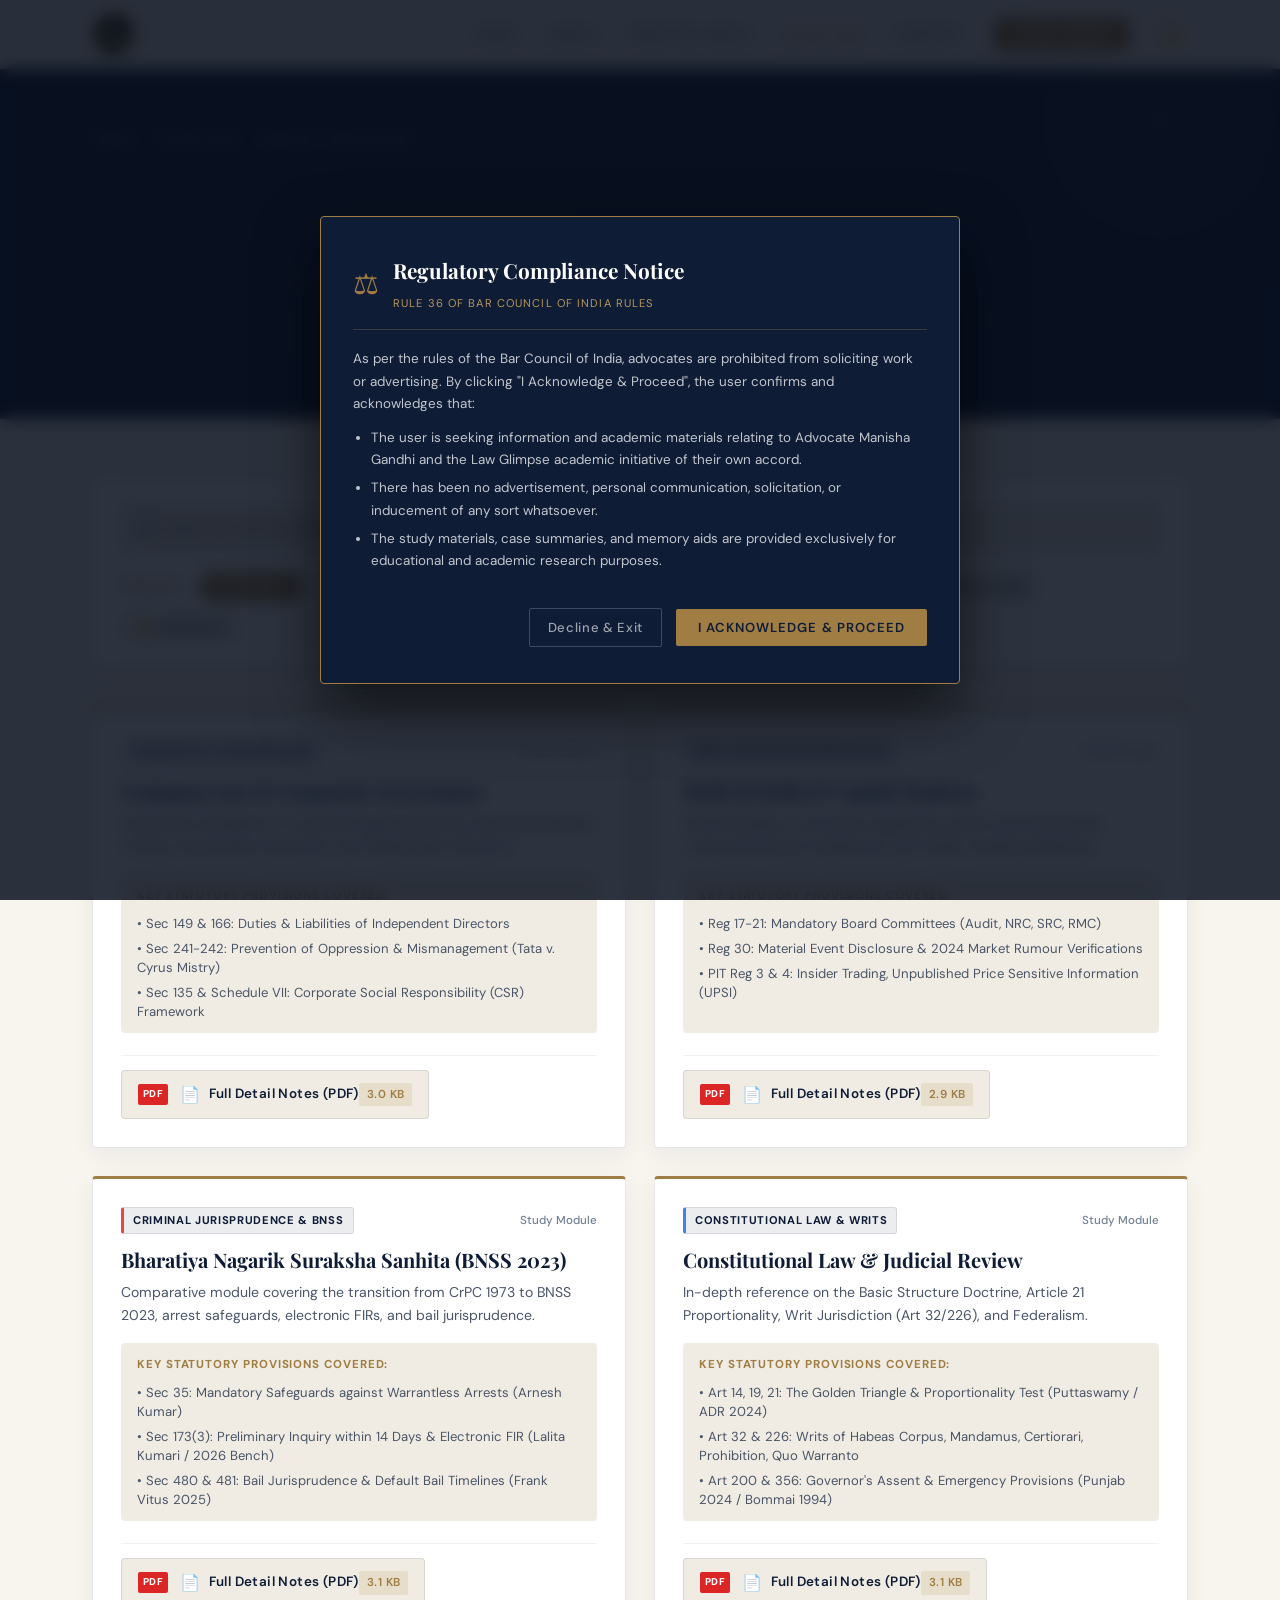
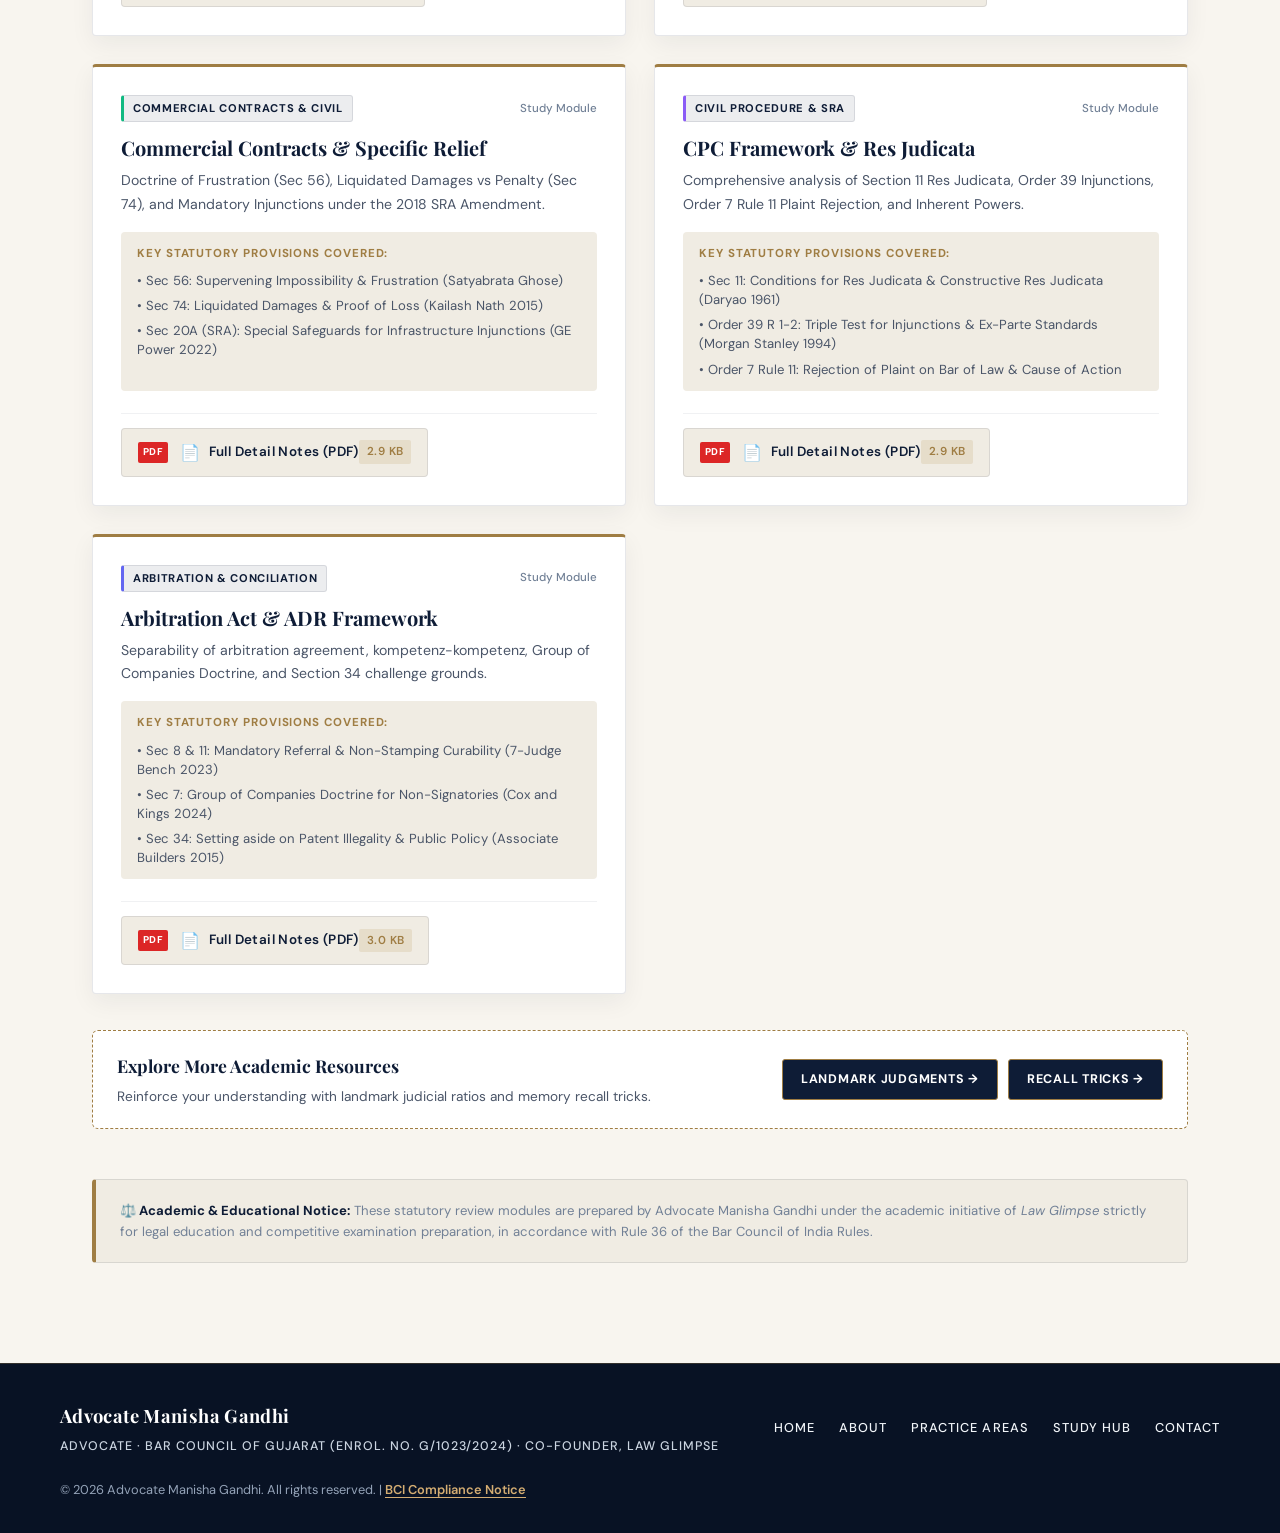
<file: subject-notes.html>
<!DOCTYPE html>
<html lang="en" data-theme="light">
<head>
  <meta charset="UTF-8" />
  <meta name="viewport" content="width=device-width, initial-scale=1.0" />
  <title>Study Hub — Landmark Judgments, Notes &amp; Memory Tricks | Adv. Manisha Gandhi</title>
  <meta name="description" content="Law Glimpse Academic Hub by Advocate Manisha Gandhi. Landmark judgments with ratios, subject-wise law notes, and memory recall mnemonics for law students and judicial aspirants." />
  <meta name="author" content="Advocate Manisha Gandhi" />
  <link rel="canonical" href="https://adv-manisha.github.io/study.html" />

  <!-- Open Graph / Social Media -->
  <meta property="og:type" content="article" />
  <meta property="og:url" content="https://adv-manisha.github.io/study.html" />
  <meta property="og:title" content="Study Hub — Landmark Judgments, Notes &amp; Recall Tricks" />
  <meta property="og:description" content="Curated legal study materials, case summaries, and memory tricks for law students and competitive exam aspirants by Adv. Manisha Gandhi, Co-Founder of Law Glimpse." />
  <meta property="og:image" content="https://adv-manisha.github.io/profile.png" />

  <link rel="stylesheet" href="style.css" />
  <link rel="icon" type="image/png" sizes="32x32" href="favicon-32.png">
  <link rel="icon" type="image/png" sizes="16x16" href="favicon-16.png">
  <link rel="apple-touch-icon" sizes="180x180" href="favicon-180.png">

  <!-- Google Fonts: Playfair Display + DM Sans -->
  <link rel="preconnect" href="https://fonts.googleapis.com" />
  <link rel="preconnect" href="https://fonts.gstatic.com" crossorigin />
  <link href="https://fonts.googleapis.com/css2?family=Playfair+Display:ital,wght@0,400;0,600;0,700;1,400;1,600&family=DM+Sans:wght@300;400;500;600&display=swap" rel="stylesheet" />

  <!-- Theme Initializer (Strictly defaults to light theme) -->
  <script>
    (function() {
      var saved = localStorage.getItem('adv_theme');
      var theme = (saved === 'dark') ? 'dark' : 'light';
      document.documentElement.setAttribute('data-theme', theme);
    })();
  </script>
</head>
<body>

  <!-- ========================================================
       BAR COUNCIL OF INDIA (BCI) DISCLAIMER MODAL
       Strict compliance with Rule 36 of BCI Rules
  ======================================================== -->
  <div class="bci-modal-overlay" id="bciModalOverlay" role="dialog" aria-modal="true" aria-labelledby="bciTitle">
    <div class="bci-modal">
      <div class="bci-modal-header">
        <span class="bci-scale-icon">⚖</span>
        <div>
          <h2 class="bci-modal-title" id="bciTitle">Regulatory Compliance Notice</h2>
          <span class="bci-modal-subtitle">Rule 36 of Bar Council of India Rules</span>
        </div>
      </div>
      <div class="bci-modal-body">
        <p>As per the rules of the Bar Council of India, advocates are prohibited from soliciting work or advertising. By clicking "I Acknowledge &amp; Proceed", the user confirms and acknowledges that:</p>
        <ul>
          <li>The user is seeking information and academic materials relating to Advocate Manisha Gandhi and the Law Glimpse academic initiative of their own accord.</li>
          <li>There has been no advertisement, personal communication, solicitation, or inducement of any sort whatsoever.</li>
          <li>The study materials, case summaries, and memory aids are provided exclusively for educational and academic research purposes.</li>
        </ul>
      </div>
      <div class="bci-modal-footer">
        <button class="btn-bci-decline" id="bciDeclineBtn">Decline &amp; Exit</button>
        <button class="btn-bci-agree" id="bciAgreeBtn">I Acknowledge &amp; Proceed</button>
      </div>
    </div>
  </div>

  <!-- ========================================================
       NAVIGATION
  ======================================================== -->
  <nav id="navbar">
    <div class="nav-inner">
      <a href="index.html#home" class="nav-logo">
        <img src="logo.png" alt="Advocate Manisha Gandhi Logo" class="logo-img">
      </a>
      <div class="nav-right">
        <ul class="nav-links" id="nav-links">
          <li><a href="index.html#home">Home</a></li>
          <li><a href="index.html#about">About</a></li>
          <li><a href="index.html#services">Practice Areas</a></li>
          <li><a href="study.html" class="active">Study Hub</a></li>
          <!-- Uncomment when ready:
          <li><a href="research.html">Research</a></li>
          <li><a href="publications.html">Publications</a></li>
          <li><a href="blog.html">Blog</a></li>
          -->
          <li><a href="index.html#contact">Contact</a></li>
          <li><a href="index.html#contact" class="nav-cta">Legal Query</a></li>
          <li class="nav-theme-item">
            <button id="themeToggle" type="button" class="theme-toggle" aria-label="Toggle dark/light theme" title="Switch to Dark Theme">
              <span id="themeIcon" class="theme-icon">🌙</span>
            </button>
          </li>
        </ul>
        <button class="hamburger" id="hamburger" aria-label="Open menu">
          <span></span><span></span><span></span>
        </button>
      </div>
    </div>
  </nav>

  <!-- ========================================================
       PAGE HERO
  ======================================================== -->
  <header class="page-hero">
    <div class="container">
      <div class="page-breadcrumbs">
        <a href="index.html">Home</a> <span>/</span> <a href="study.html">Study Hub</a> <span>/</span> <span>Subject-Wise Notes</span>
      </div>
      <span class="page-hero-eyebrow">Law Glimpse Academic Initiative</span>
      <h1 class="page-hero-title">Subject-Wise Statutory Notes &amp;<br /><em>Exam Review Outlines</em></h1>
      <p class="page-hero-lead">
        Structured doctrinal outlines across Company Law, SEBI LODR, New Criminal Laws (BNS, BNSS, BSA 2023), Constitutional Law, and Commercial Contracts with downloadable comprehensive note PDFs.
      </p>
    </div>
  </header>
  <main class="study-section">
    <div class="container">

      <!-- Search & Filter Toolbar -->
      <div class="study-toolbar">
        <div class="study-search-wrap">
          <span class="study-search-icon">🔍</span>
          <input
            type="text"
            id="studySearchInput"
            class="study-search-input"
            placeholder="Search by statutory subject, act, section, or keyword..."
            aria-label="Search subject notes"
          />
          <button type="button" id="studySearchClear" class="study-search-clear" aria-label="Clear search">✕</button>
        </div>

                <div class="study-filter-pills" role="group" aria-label="Filter by subject">
          <span class="filter-label">Subject:</span>
          <button type="button" class="filter-pill active" data-filter="all">All Subjects</button>
          <button type="button" class="filter-pill" data-filter="constitutional">🏛️ Constitutional</button>
          <button type="button" class="filter-pill" data-filter="corporate">🏢 Corporate &amp; SEBI</button>
          <button type="button" class="filter-pill" data-filter="criminal">⚖️ Criminal &amp; BNSS</button>
          <button type="button" class="filter-pill" data-filter="contracts">📜 Contracts</button>
          <button type="button" class="filter-pill" data-filter="cpc-sra">📑 CPC &amp; SRA</button>
          <button type="button" class="filter-pill" data-filter="arbitration">🤝 Arbitration</button>
        </div>
      </div>

      <!-- DYNAMIC NOTES CARDS GRID -->
      <div id="notesCardsGrid" class="study-grid"></div>

      <!-- Empty Search Results State -->
      <div id="studyEmptyState" class="study-empty-state">
        <div class="empty-icon">🔍</div>
        <h3 class="empty-title">No Matching Subject Notes Found</h3>
        <p class="empty-desc">Try searching with a different topic, section number, or select "All Subjects".</p>
      </div>

      <!-- Hub Quick Jump Navigation -->
      <div class="subpage-cta-box">
        <div class="subpage-cta-text">
          <h4>Explore More Academic Resources</h4>
          <p>Reinforce your understanding with landmark judicial ratios and memory recall tricks.</p>
        </div>
        <div style="display:flex;gap:10px;flex-wrap:wrap;">
          <a href="landmark-judgments.html" class="subpage-cta-btn">Landmark Judgments &rarr;</a>
          <a href="recall-tricks.html" class="subpage-cta-btn">Recall Tricks &rarr;</a>
        </div>
      </div>

      <!-- Academic Notice -->
      <aside class="study-academic-notice">
        <strong>⚖️ Academic &amp; Educational Notice:</strong> These statutory review modules are prepared by Advocate Manisha Gandhi under the academic initiative of <em>Law Glimpse</em> strictly for legal education and competitive examination preparation, in accordance with Rule 36 of the Bar Council of India Rules.
      </aside>

    </div>
  </main>
<!-- ========================================================
       FOOTER
  ======================================================== -->
  <footer class="site-footer">
    <div class="footer-inner">
      <div class="footer-left">
        <span class="footer-logo">Advocate Manisha Gandhi</span>
        <span class="footer-tagline">Advocate · Bar Council of Gujarat (Enrol. No. G/1023/2024) · Co-Founder, Law Glimpse</span>
      </div>
      <nav class="footer-nav" aria-label="Footer navigation">
        <a href="index.html#home">Home</a>
        <a href="index.html#about">About</a>
        <a href="index.html#services">Practice Areas</a>
        <a href="study.html">Study Hub</a>
        <!-- Uncomment when ready:
        <a href="research.html">Research</a>
        <a href="publications.html">Publications</a>
        <a href="blog.html">Blog</a>
        -->
        <a href="index.html#contact">Contact</a>
      </nav>
      <div class="footer-right">
        <p>&copy; <span class="footer-year"></span> Advocate Manisha Gandhi. All rights reserved. | <button class="bci-disclaimer-trigger">BCI Compliance Notice</button></p>
      </div>
    </div>
  </footer>

  <script src="study-data.js"></script>
  <script src="script.js"></script>
</body>
</html>
</file>
<file: style.css>
/* ============================================================
   style.css — Advocate Manisha Gandhi Law Portfolio
   Design: Editorial legal aesthetic — Navy, Warm Gold, Ivory
   Themes: Light (Default) & Dark
   Fonts: Playfair Display (display) + DM Sans (body)
   ============================================================ */
 
/* -----------------------------------------------------------
   1. CSS CUSTOM PROPERTIES (Design Tokens)
----------------------------------------------------------- */
:root, html[data-theme="light"] {
  /* Theme: Light (Default) */
  --bg-primary:        #f8f5ef;
  --bg-secondary:      #f0ece3;
  --bg-card:           #ffffff;
  --bg-card-hover:     #ffffff;
  --text-primary:      #1a2436;
  --text-secondary:    #4a5568;
  --text-muted:        #718096;
  --title-color:       #0e1c36;
  --border-color:      rgba(14, 28, 54, 0.1);
  --border-light:      rgba(14, 28, 54, 0.06);
  --card-shadow:       0 8px 24px rgba(14, 28, 54, 0.06);
 
  /* Navbar */
  --bg-nav:            rgba(248, 245, 239, 0.94);
  --bg-nav-scrolled:   rgba(255, 255, 255, 0.97);
  --nav-text:          #0e1c36;
  --nav-text-dim:      rgba(14, 28, 54, 0.72);
  --nav-border:        rgba(159, 125, 67, 0.22);
  --hamburger-bar:     #0e1c36;
 
  /* Hero */
  --hero-bg:           #f3eee3;
  --hero-bg-text:      rgba(14, 28, 54, 0.035);
  --hero-name:         #0e1c36;
  --hero-intro:        #445166;
  --hero-rule-color:   #2d3748;
  --hero-rule-border:  rgba(14, 28, 54, 0.12);
  --btn-outline-text:  #0e1c36;
  --btn-outline-border: rgba(14, 28, 54, 0.35);
 
  /* Accents */
  --gold:              #9f7d43;
  --gold-light:        #b8965a;
  --gold-bg:           rgba(159, 125, 67, 0.1);
 
  /* Contact Section */
  --contact-bg:        #0e1c36;
  --contact-text:      #ffffff;
  --contact-text-dim:  rgba(255, 255, 255, 0.65);
 
  /* Footer */
  --footer-bg:         #081224;
  --footer-border:     rgba(159, 125, 67, 0.28);
  --footer-title:      #ffffff;
  --footer-text:       #e2e8f0;
  --footer-tagline:    #cbd5e1;
  --footer-link:       #f1f5f9;
  --footer-link-hover: #d4ad72;
  --footer-muted:      #94a3b8;
  --footer-trigger:    #d4ad72;
  --card-bg:           #ffffff;
 
  /* Modals */
  --modal-bg:          #ffffff;
  --modal-text:        #0e1c36;
  --modal-border:      #9f7d43;
 
  /* Standalone Page Hero */
  --page-hero-bg:      #ede7dc;
  --page-hero-title:   #0e1c36;
  --page-hero-lead:    #4a5568;
 
  /* Legacy aliases for backward compatibility */
  --navy:              #0e1c36;
  --navy-mid:          #1a2f52;
  --navy-light:        #2a4475;
  --ivory:             #f8f5ef;
  --ivory-dark:        #ede9e1;
  --charcoal:          #2d3748;
  --grey:              #5a6679;
  --grey-light:        #c8c8c8;
  --white:             #ffffff;
 
  /* Typography */
  --font-display: 'Playfair Display', Georgia, serif;
  --font-body:    'DM Sans', 'Helvetica Neue', Arial, sans-serif;
 
  /* Spacing */
  --section-pad:  100px;
  --container:    1160px;
 
  /* Transitions */
  --ease:         cubic-bezier(0.25, 0.46, 0.45, 0.94);
}
 
html[data-theme="dark"] {
  /* Theme: Dark */
  --bg-primary:        #09101c;
  --bg-secondary:      #0e1829;
  --bg-card:           #122036;
  --bg-card-hover:     #162742;
  --text-primary:      #f4f6fa;
  --text-secondary:    #a3b2c8;
  --text-muted:        #6b7c96;
  --title-color:       #ffffff;
  --border-color:      rgba(184, 150, 90, 0.25);
  --border-light:      rgba(255, 255, 255, 0.08);
  --card-shadow:       0 12px 32px rgba(0, 0, 0, 0.35);
 
  /* Navbar */
  --bg-nav:            rgba(9, 16, 28, 0.95);
  --bg-nav-scrolled:   rgba(9, 16, 28, 0.98);
  --nav-text:          #ffffff;
  --nav-text-dim:      rgba(255, 255, 255, 0.75);
  --nav-border:        rgba(184, 150, 90, 0.25);
  --hamburger-bar:     #ffffff;
 
  /* Hero */
  --hero-bg:           #09101c;
  --hero-bg-text:      rgba(255, 255, 255, 0.03);
  --hero-name:         #ffffff;
  --hero-intro:        rgba(255, 255, 255, 0.7);
  --hero-rule-color:   rgba(255, 255, 255, 0.65);
  --hero-rule-border:  rgba(255, 255, 255, 0.12);
  --btn-outline-text:  rgba(255, 255, 255, 0.85);
  --btn-outline-border: rgba(255, 255, 255, 0.3);
 
  /* Accents */
  --gold:              #b8965a;
  --gold-light:        #d4ad72;
  --gold-bg:           rgba(184, 150, 90, 0.18);
 
  /* Contact Section */
  --contact-bg:        #070d18;
  --contact-text:      #ffffff;
  --contact-text-dim:  rgba(255, 255, 255, 0.65);
 
  /* Footer */
  --footer-bg:         #040812;
  --footer-border:     rgba(184, 150, 90, 0.35);
  --footer-title:      #f8fafc;
  --footer-text:       #e2e8f0;
  --footer-tagline:    #cbd5e1;
  --footer-link:       #f1f5f9;
  --footer-link-hover: #d4ad72;
  --footer-muted:      #94a3b8;
  --footer-trigger:    #d4ad72;
  --card-bg:           #122036;
 
  /* Modals */
  --modal-bg:          #0e1c36;
  --modal-text:        #ffffff;
  --modal-border:      #b8965a;
 
  /* Standalone Page Hero */
  --page-hero-bg:      #09101c;
  --page-hero-title:   #ffffff;
  --page-hero-lead:    rgba(255, 255, 255, 0.75);
 
  /* Legacy aliases for dark mode */
  --navy:              #09101c;
  --navy-mid:          #122036;
  --navy-light:        #1d3152;
  --ivory:             #09101c;
  --ivory-dark:        #0e1829;
  --charcoal:          #f4f6fa;
  --grey:              #a3b2c8;
  --grey-light:        #334155;
}
 
/* -----------------------------------------------------------
   2. RESET & BASE
----------------------------------------------------------- */
*, *::before, *::after {
  box-sizing: border-box;
  margin: 0;
  padding: 0;
}
 
html {
  scroll-behavior: smooth;
  font-size: 16px;
}
 
body {
  font-family: var(--font-body);
  font-weight: 400;
  color: var(--text-primary);
  background-color: var(--bg-primary);
  line-height: 1.7;
  overflow-x: hidden;
  -webkit-font-smoothing: antialiased;
  transition: background-color 0.3s ease, color 0.3s ease;
}
 
img { max-width: 100%; display: block; }
a  { text-decoration: none; color: inherit; }
ul { list-style: none; }
 
/* -----------------------------------------------------------
   3. UTILITY
----------------------------------------------------------- */
.container {
  max-width: var(--container);
  margin: 0 auto;
  padding: 0 32px;
}
 
.section {
  padding: var(--section-pad) 0;
}
 
.section-label {
  font-family: var(--font-body);
  font-size: 0.72rem;
  font-weight: 600;
  letter-spacing: 0.18em;
  text-transform: uppercase;
  color: var(--gold);
  margin-bottom: 20px;
}
 
.section-title {
  font-family: var(--font-display);
  font-size: clamp(2rem, 4vw, 3rem);
  font-weight: 700;
  color: var(--title-color);
  line-height: 1.15;
  margin-bottom: 20px;
}
 
.section-title em {
  font-style: italic;
  color: var(--gold);
}
 
.section-subtitle {
  max-width: 560px;
  color: var(--text-secondary);
  font-size: 1.05rem;
  margin-bottom: 56px;
  line-height: 1.75;
}
 
/* -----------------------------------------------------------
   4. NAVIGATION
----------------------------------------------------------- */
#navbar {
  position: fixed;
  top: 0;
  left: 0;
  right: 0;
  z-index: 1000;
  background: var(--bg-nav);
  backdrop-filter: blur(8px);
  border-bottom: 1px solid var(--nav-border);
  transition: background 0.35s var(--ease), box-shadow 0.35s var(--ease), border-color 0.35s;
}
 
#navbar.scrolled {
  background: var(--bg-nav-scrolled);
  backdrop-filter: blur(12px);
  box-shadow: 0 1px 0 var(--nav-border);
}
 
.nav-inner {
  max-width: var(--container);
  margin: 0 auto;
  padding: 0 32px;
  height: 68px;
  display: flex;
  align-items: center;
  justify-content: space-between;
}
 
.nav-logo {
  display: flex;
  align-items: center;
}
 
.logo-img {
  height: 44px;
  filter: brightness(1.05);
}
 
.nav-right {
  display: flex;
  align-items: center;
  gap: 18px;
}
 
.nav-links {
  display: flex;
  align-items: center;
  gap: 32px;
}
 
.nav-links a {
  font-size: 0.82rem;
  font-weight: 500;
  letter-spacing: 0.08em;
  text-transform: uppercase;
  color: var(--nav-text-dim);
  transition: color 0.2s;
  position: relative;
}
 
.nav-links a::after {
  content: '';
  position: absolute;
  bottom: -4px;
  left: 0;
  width: 0;
  height: 1px;
  background: var(--gold);
  transition: width 0.25s var(--ease);
}
 
.nav-links a:hover,
.nav-links a:focus {
  color: var(--nav-text);
}
 
.nav-links a:hover::after {
  width: 100%;
}
 
.nav-links a.active {
  color: var(--gold);
}
 
.nav-links a.active::after {
  width: 100%;
}
 
.nav-cta {
  background: var(--gold) !important;
  color: #ffffff !important;
  padding: 8px 20px;
  border-radius: 2px;
  letter-spacing: 0.06em !important;
  font-weight: 600 !important;
  transition: background 0.2s, transform 0.15s !important;
}
 
.nav-cta::after { display: none !important; }
 
.nav-cta:hover {
  background: var(--gold-light) !important;
  transform: translateY(-1px);
}
 
/* Theme Toggle & Nav Placement */
.nav-theme-item {
  display: flex;
  align-items: center;
  list-style: none;
  margin-left: -12px;
}
 
.theme-toggle {
  background: var(--gold-bg);
  border: 1px solid var(--nav-border);
  color: var(--nav-text);
  width: 38px;
  height: 38px;
  border-radius: 50%;
  display: inline-flex;
  align-items: center;
  justify-content: center;
  cursor: pointer;
  font-size: 1.1rem;
  transition: background 0.25s ease, transform 0.25s ease, border-color 0.25s ease, box-shadow 0.25s ease;
  flex-shrink: 0;
  outline: none;
  padding: 0;
}
 
.theme-toggle:hover {
  background: var(--gold);
  color: #ffffff;
  border-color: var(--gold);
  transform: rotate(18deg) scale(1.06);
  box-shadow: 0 4px 12px rgba(184, 150, 90, 0.35);
}
 
.theme-toggle:active {
  transform: scale(0.95);
}
 
/* Hamburger (mobile) */
.hamburger {
  display: none;
  flex-direction: column;
  gap: 5px;
  background: none;
  border: none;
  cursor: pointer;
  padding: 4px;
}
 
.hamburger span {
  display: block;
  width: 24px;
  height: 2px;
  background: var(--hamburger-bar);
  transition: transform 0.3s var(--ease), opacity 0.3s;
}
 
/* -----------------------------------------------------------
   5. HERO SECTION
----------------------------------------------------------- */
.hero {
  min-height: 100vh;
  background: var(--hero-bg);
  display: flex;
  align-items: center;
  position: relative;
  overflow: hidden;
  padding: 100px 32px 80px;
  gap: 40px;
  max-width: 100%;
  transition: background 0.3s ease;
}
 
/* Giant background text */
.hero-bg-text {
  position: absolute;
  right: -0.05em;
  top: 50%;
  transform: translateY(-50%);
  font-family: var(--font-display);
  font-size: clamp(200px, 25vw, 320px);
  font-weight: 700;
  color: var(--hero-bg-text);
  letter-spacing: -0.04em;
  user-select: none;
  pointer-events: none;
  line-height: 1;
}
 
.hero-content {
  flex: 1;
  max-width: 640px;
  margin: 0 auto 0 calc((100% - var(--container)) / 2 + 32px);
  position: relative;
  z-index: 1;
}
 
.hero-eyebrow {
  font-size: 0.75rem;
  font-weight: 500;
  letter-spacing: 0.2em;
  text-transform: uppercase;
  color: var(--gold);
  margin-bottom: 24px;
}
 
.hero-name {
  font-family: var(--font-display);
  font-size: clamp(3.5rem, 8vw, 6.5rem);
  font-weight: 700;
  color: var(--hero-name);
  line-height: 1;
  letter-spacing: -0.02em;
  margin-bottom: 32px;
}
 
.hero-name em {
  font-style: italic;
  color: var(--gold-light);
  display: block;
}
 
.hero-divider {
  width: 60px;
  height: 2px;
  background: var(--gold);
  margin-bottom: 28px;
}
 
.hero-intro {
  font-size: 1.05rem;
  color: var(--hero-intro);
  max-width: 480px;
  line-height: 1.8;
  margin-bottom: 40px;
}
 
.hero-actions {
  display: flex;
  gap: 16px;
  flex-wrap: wrap;
}
 
.btn-primary {
  display: inline-block;
  background: var(--gold);
  color: #ffffff;
  font-size: 0.82rem;
  font-weight: 600;
  letter-spacing: 0.08em;
  text-transform: uppercase;
  padding: 14px 32px;
  border-radius: 2px;
  transition: background 0.2s, transform 0.2s var(--ease);
}
 
.btn-primary:hover {
  background: var(--gold-light);
  transform: translateY(-2px);
}
 
.btn-outline {
  display: inline-block;
  border: 1px solid var(--btn-outline-border);
  color: var(--btn-outline-text);
  font-size: 0.82rem;
  font-weight: 500;
  letter-spacing: 0.08em;
  text-transform: uppercase;
  padding: 14px 32px;
  border-radius: 2px;
  transition: border-color 0.2s, color 0.2s, transform 0.2s var(--ease);
}
 
.btn-outline:hover {
  border-color: var(--gold);
  color: var(--gold);
  transform: translateY(-2px);
}
 
/* Hero side — photo + rule block */
.hero-side {
  flex-shrink: 0;
  display: flex;
  align-items: center;
  justify-content: flex-end;
  gap: 32px;
  padding-right: calc((100% - var(--container)) / 2 + 32px);
  position: relative;
  z-index: 1;
}
 
/* Hero profile photo */
.hero-photo-wrap {
  display: flex;
  flex-direction: column;
  align-items: center;
  gap: 14px;
}
 
.hero-photo {
  position: relative;
  width: 230px;
  height: 280px;
  border-radius: 4px;
  overflow: hidden;
  border: 2px solid rgba(184, 150, 90, 0.5);
  box-shadow: 0 20px 60px rgba(0, 0, 0, 0.4), 6px 6px 0 var(--gold);
  background: var(--navy-mid);
}
 
.hero-photo img {
  width: 100%;
  height: 100%;
  object-fit: cover;
  object-position: top center;
  display: block;
  filter: grayscale(15%) contrast(1.05);
  transition: filter 0.3s;
}
 
.hero-photo:hover img {
  filter: grayscale(0%) contrast(1);
}
 
/* Fallback initials (shown when image is missing) */
.hero-photo .photo-initials {
  display: none;
}
 
.hero-photo.photo-fallback img {
  display: none;
}
 
.hero-photo.photo-fallback .photo-initials {
  display: flex;
  align-items: center;
  justify-content: center;
  width: 100%;
  height: 100%;
  font-family: var(--font-display);
  font-size: 3.5rem;
  font-weight: 700;
  color: var(--gold);
  letter-spacing: -0.02em;
  background: var(--navy-mid);
}
 
.hero-photo-tag {
  font-size: 0.65rem;
  font-weight: 600;
  letter-spacing: 0.16em;
  text-transform: uppercase;
  color: var(--hero-rule-color);
  text-align: center;
}
 
.hero-rule-block {
  display: flex;
  flex-direction: column;
  gap: 0;
  border-left: 2px solid rgba(184, 150, 90, 0.4);
  padding-left: 24px;
}
 
.hero-rule-block span {
  font-family: var(--font-body);
  font-size: 0.7rem;
  font-weight: 500;
  letter-spacing: 0.16em;
  text-transform: uppercase;
  color: var(--hero-rule-color);
  padding: 10px 0;
  border-bottom: 1px solid var(--hero-rule-border);
  white-space: nowrap;
  transition: color 0.3s;
}
 
.hero-rule-block span:last-child {
  border-bottom: none;
}
 
.hero-rule-block span:hover {
  color: var(--gold-light);
}
 
/* Scroll hint */
.scroll-hint {
  position: absolute;
  bottom: 36px;
  left: 50%;
  transform: translateX(-50%);
  display: flex;
  flex-direction: column;
  align-items: center;
  gap: 8px;
  z-index: 1;
}
 
.scroll-line {
  display: block;
  width: 1px;
  height: 48px;
  background: linear-gradient(to bottom, transparent, var(--gold));
  animation: scrollPulse 2s ease-in-out infinite;
}
 
.scroll-label {
  font-size: 0.65rem;
  letter-spacing: 0.18em;
  text-transform: uppercase;
  color: var(--hero-rule-color);
}

@keyframes scrollPulse {
  0%, 100% { opacity: 0.4; transform: scaleY(0.8); }
  50%       { opacity: 1;   transform: scaleY(1); }
}

/* -----------------------------------------------------------
   5B. DYNAMIC LEGAL SLOGAN & WISDOM BANNER
   Inspiring law students & public faith in the rule of law
----------------------------------------------------------- */
.dynamic-slogan-section {
  background: var(--bg-secondary);
  border-top: 1px solid var(--border-color);
  border-bottom: 1px solid var(--border-color);
  padding: 38px 0;
  position: relative;
  transition: background 0.3s ease, border-color 0.3s ease;
}

.dynamic-slogan-card {
  display: flex;
  align-items: center;
  justify-content: space-between;
  gap: 36px;
  background: var(--bg-card);
  border: 1px solid var(--border-color);
  border-left: 4px solid var(--gold);
  border-radius: 4px;
  padding: 26px 36px;
  box-shadow: var(--card-shadow);
  transition: background 0.3s ease, border-color 0.3s ease, box-shadow 0.3s ease;
}

.slogan-body {
  flex: 1;
  min-width: 0;
}

.slogan-meta {
  display: flex;
  align-items: center;
  gap: 14px;
  margin-bottom: 12px;
  flex-wrap: wrap;
}

.slogan-badge {
  display: inline-flex;
  align-items: center;
  gap: 6px;
  font-size: 0.72rem;
  font-weight: 700;
  text-transform: uppercase;
  letter-spacing: 0.12em;
  color: var(--gold);
  background: var(--gold-bg);
  padding: 4px 12px;
  border-radius: 2px;
  border: 1px solid rgba(184, 150, 90, 0.28);
}

.slogan-theme-tag {
  font-size: 0.74rem;
  font-weight: 600;
  color: var(--text-muted);
  letter-spacing: 0.05em;
  text-transform: uppercase;
}

.slogan-quote-wrap {
  position: relative;
  margin-bottom: 10px;
}

.slogan-quote {
  font-family: var(--font-display);
  font-size: 1.15rem;
  font-style: italic;
  color: var(--title-color);
  line-height: 1.6;
  margin: 0 0 10px 0;
  transition: opacity 0.3s ease, transform 0.3s ease;
}

.slogan-quote.fading {
  opacity: 0;
  transform: translateY(6px);
}

.slogan-author-wrap {
  display: flex;
  align-items: baseline;
  gap: 10px;
  flex-wrap: wrap;
}

.slogan-author {
  font-size: 0.9rem;
  font-weight: 700;
  color: var(--gold);
  letter-spacing: 0.03em;
}

.slogan-role {
  font-size: 0.82rem;
  color: var(--text-muted);
}

.slogan-controls {
  display: flex;
  flex-direction: column;
  align-items: center;
  gap: 10px;
  flex-shrink: 0;
}

.btn-shuffle-slogan {
  display: inline-flex;
  align-items: center;
  gap: 8px;
  background: var(--gold-bg);
  color: var(--title-color);
  border: 1px solid var(--border-color);
  border-radius: 24px;
  padding: 10px 18px;
  font-size: 0.8rem;
  font-weight: 600;
  letter-spacing: 0.04em;
  cursor: pointer;
  transition: all 0.25s ease;
  white-space: nowrap;
}

.btn-shuffle-slogan:hover {
  background: var(--gold);
  color: #ffffff;
  border-color: var(--gold);
  transform: translateY(-2px);
  box-shadow: 0 4px 14px rgba(184, 150, 90, 0.3);
}

.btn-shuffle-slogan .shuffle-icon {
  display: inline-block;
  font-size: 1rem;
  transition: transform 0.35s ease;
}

.btn-shuffle-slogan:hover .shuffle-icon {
  transform: rotate(180deg);
}

.slogan-counter {
  font-size: 0.72rem;
  color: var(--text-muted);
  font-weight: 600;
  letter-spacing: 0.05em;
}

@media (max-width: 820px) {
  .dynamic-slogan-card {
    flex-direction: column;
    align-items: flex-start;
    padding: 24px;
    gap: 20px;
  }
  .slogan-controls {
    align-self: flex-start;
    flex-direction: row;
  }
  .slogan-quote {
    font-size: 1.05rem;
  }
}

/* -----------------------------------------------------------
   6. ABOUT SECTION
----------------------------------------------------------- */
.about-section {
  background: var(--bg-primary);
}
 
.about-grid {
  display: grid;
  grid-template-columns: 240px 1fr 1fr;
  gap: 56px;
  align-items: start;
}
 
/* About section — profile photo column */
.about-photo-col {
  display: flex;
  flex-direction: column;
  align-items: center;
  gap: 16px;
  position: sticky;
  top: 96px; /* sticks below the fixed navbar while scrolling */
}
 
.about-photo-frame {
  position: relative;
  width: 220px;
  height: 270px;
  border-radius: 4px;
  overflow: hidden;
  border: 2px solid var(--ivory-dark);
  box-shadow: 6px 6px 0 var(--gold), 0 12px 40px rgba(14, 28, 54, 0.12);
  background: var(--ivory-dark);
  transition: box-shadow 0.3s var(--ease), transform 0.3s var(--ease);
}
 
.about-photo-frame:hover {
  box-shadow: 8px 8px 0 var(--gold), 0 20px 56px rgba(14, 28, 54, 0.16);
  transform: translateY(-3px);
}
 
.about-photo-frame img {
  width: 100%;
  height: 100%;
  object-fit: cover;
  object-position: top center;
  display: block;
  filter: grayscale(10%);
  transition: filter 0.3s;
}
 
.about-photo-frame:hover img {
  filter: grayscale(0%);
}
 
/* Fallback initials for about photo */
.about-photo-frame .photo-initials {
  display: none;
}
 
.about-photo-frame.photo-fallback img {
  display: none;
}
 
.about-photo-frame.photo-fallback .photo-initials {
  display: flex;
  align-items: center;
  justify-content: center;
  width: 100%;
  height: 100%;
  font-family: var(--font-display);
  font-size: 3rem;
  font-weight: 700;
  color: var(--navy);
  background: var(--ivory-dark);
}
 
/* Badge below about photo */
.about-photo-badge {
  text-align: center;
  padding: 12px 16px;
  background: var(--bg-card);
  border: 1px solid var(--border-color);
  border-top: 3px solid var(--gold);
  border-radius: 2px;
  width: 100%;
}
 
.badge-title {
  display: block;
  font-family: var(--font-display);
  font-size: 0.9rem;
  font-weight: 600;
  color: var(--title-color);
  margin-bottom: 4px;
}
 
.badge-sub {
  display: block;
  font-size: 0.68rem;
  font-weight: 500;
  letter-spacing: 0.1em;
  text-transform: uppercase;
  color: var(--gold);
}
 
.about-bio p {
  color: var(--text-secondary);
  margin-bottom: 20px;
  font-size: 1rem;
  line-height: 1.85;
}
 
.detail-card {
  background: var(--card-bg);
  border: 1px solid var(--border-color);
  border-top: 3px solid var(--gold);
  padding: 28px 28px 24px;
  margin-bottom: 20px;
  box-shadow: var(--card-shadow);
  transition: box-shadow 0.25s var(--ease), transform 0.25s var(--ease);
}
 
.detail-card:hover {
  box-shadow: 0 12px 40px rgba(14, 28, 54, 0.12);
  transform: translateY(-3px);
}
 
.detail-icon {
  font-size: 1.5rem;
  margin-bottom: 12px;
}
 
.detail-card h3 {
  font-family: var(--font-display);
  font-size: 1.05rem;
  font-weight: 600;
  color: var(--title-color);
  margin-bottom: 14px;
}
 
.detail-card ul li {
  font-size: 0.9rem;
  color: var(--text-primary);
  padding: 7px 0;
  border-bottom: 1px solid var(--border-light);
  line-height: 1.5;
}
 
.detail-card ul li:last-child {
  border-bottom: none;
}
 
.detail-card ul li strong {
  display: block;
  color: var(--title-color);
  font-weight: 600;
}
 
/* -----------------------------------------------------------
   7. RESEARCH SECTION
----------------------------------------------------------- */
.research-section {
  background: var(--bg-primary);
}
 
.research-section .section-label { color: var(--gold); }
.research-section .section-title { color: var(--title-color); }
.research-section .section-title em { color: var(--gold); }
.research-section .section-subtitle { color: var(--text-secondary); }
 
.research-grid {
  display: grid;
  grid-template-columns: repeat(2, 1fr);
  gap: 24px;
}
 
.research-card {
  background: var(--card-bg);
  border: 1px solid var(--border-color);
  padding: 36px 32px 28px;
  border-radius: 3px;
  box-shadow: var(--card-shadow);
  transition: background 0.3s, border-color 0.3s, transform 0.25s var(--ease);
  display: flex;
  flex-direction: column;
  gap: 14px;
}
 
.research-card:hover {
  border-color: var(--gold);
  transform: translateY(-4px);
}
 
.card-tag {
  font-size: 0.68rem;
  font-weight: 600;
  letter-spacing: 0.15em;
  text-transform: uppercase;
  color: var(--gold);
  border: 1px solid rgba(184, 150, 90, 0.35);
  display: inline-block;
  padding: 4px 10px;
  border-radius: 1px;
  width: fit-content;
}
 
.research-card h3 {
  font-family: var(--font-display);
  font-size: 1.05rem;
  font-weight: 600;
  color: var(--title-color);
  line-height: 1.4;
}
 
.card-abstract {
  font-size: 0.88rem;
  color: var(--text-secondary);
  line-height: 1.8;
  flex: 1;
}
 
.card-meta {
  font-size: 0.75rem;
  color: var(--text-muted);
  letter-spacing: 0.05em;
}
 
.card-link {
  font-size: 0.8rem;
  font-weight: 600;
  letter-spacing: 0.08em;
  color: var(--gold);
  text-transform: uppercase;
  margin-top: 4px;
  transition: color 0.2s, letter-spacing 0.2s;
  width: fit-content;
}
 
.card-link:hover {
  color: var(--gold-light);
  letter-spacing: 0.12em;
}
 
/* -----------------------------------------------------------
   8. PUBLICATIONS & CONFERENCES
----------------------------------------------------------- */
.publications-section {
  background: var(--bg-primary);
}
 
.pub-columns {
  display: grid;
  grid-template-columns: 1fr 1fr;
  gap: 72px;
}
 
.pub-group-title {
  font-family: var(--font-display);
  font-size: 1.15rem;
  font-weight: 600;
  color: var(--title-color);
  margin-bottom: 28px;
  padding-bottom: 12px;
  border-bottom: 2px solid var(--gold);
}
 
.pub-entry {
  display: flex;
  gap: 24px;
  padding: 20px 0;
  border-bottom: 1px solid var(--border-light);
}
 
.pub-entry:last-child {
  border-bottom: none;
}
 
.pub-year {
  font-size: 0.78rem;
  font-weight: 600;
  color: var(--gold);
  letter-spacing: 0.05em;
  min-width: 38px;
  padding-top: 3px;
}
 
.pub-title {
  font-size: 0.92rem;
  color: var(--title-color);
  font-weight: 500;
  line-height: 1.5;
  margin-bottom: 5px;
}
 
.pub-venue {
  font-size: 0.8rem;
  color: var(--text-secondary);
  line-height: 1.5;
}
 
.pub-status {
  display: inline-block;
  font-size: 0.65rem;
  font-weight: 700;
  letter-spacing: 0.12em;
  text-transform: uppercase;
  padding: 2px 7px;
  border-radius: 20px;
  vertical-align: middle;
  margin-left: 6px;
}
 
.pub-status.forthcoming {
  background: rgba(184, 150, 90, 0.15);
  color: var(--gold);
  border: 1px solid rgba(184, 150, 90, 0.35);
}
 
/* -----------------------------------------------------------
   9. BLOG SECTION
----------------------------------------------------------- */
.blog-section {
  background: var(--bg-primary);
}
 
.blog-grid {
  display: grid;
  grid-template-columns: 1.4fr 1fr 1fr;
  gap: 24px;
}
 
.blog-card {
  background: var(--card-bg);
  border: 1px solid var(--border-color);
  padding: 32px 28px 28px;
  display: flex;
  flex-direction: column;
  gap: 12px;
  box-shadow: var(--card-shadow);
  transition: box-shadow 0.3s var(--ease), transform 0.25s var(--ease);
  border-radius: 2px;
}
 
.blog-card:hover {
  box-shadow: 0 16px 48px rgba(14, 28, 54, 0.12);
  transform: translateY(-4px);
}
 
.blog-card.featured {
  border-top: 4px solid var(--gold);
}
 
.blog-tag {
  font-size: 0.68rem;
  font-weight: 700;
  letter-spacing: 0.14em;
  text-transform: uppercase;
  color: var(--gold);
}
 
.blog-date {
  font-size: 0.75rem;
  color: var(--text-muted);
  letter-spacing: 0.06em;
}
 
.blog-card h3 {
  font-family: var(--font-display);
  font-size: 1.1rem;
  font-weight: 600;
  color: var(--title-color);
  line-height: 1.35;
}
 
.blog-card.featured h3 {
  font-size: 1.3rem;
}
 
.blog-card p {
  font-size: 0.88rem;
  color: var(--text-secondary);
  line-height: 1.8;
  flex: 1;
}
 
/* -----------------------------------------------------------
   10. CONTACT SECTION
----------------------------------------------------------- */
.contact-section {
  background: var(--navy);
}
 
.contact-inner {
  display: grid;
  grid-template-columns: 1fr 1fr;
  gap: 80px;
  align-items: center;
}
 
.contact-section .section-label { color: var(--gold); }
.contact-section .section-title { color: var(--white); }
.contact-section .section-title em { color: var(--gold-light); }
 
.contact-left p {
  color: rgba(255, 255, 255, 0.55);
  font-size: 1rem;
  line-height: 1.8;
  margin-bottom: 36px;
}
 
.contact-links {
  display: flex;
  flex-direction: column;
  gap: 16px;
}
 
.contact-item {
  display: flex;
  align-items: center;
  gap: 18px;
  padding: 16px 20px;
  background: rgba(255,255,255,0.04);
  border: 1px solid rgba(255,255,255,0.08);
  border-radius: 2px;
  transition: background 0.25s, border-color 0.25s, transform 0.2s var(--ease);
}
 
.contact-item:hover {
  background: rgba(255,255,255,0.08);
  border-color: rgba(184, 150, 90, 0.4);
  transform: translateX(6px);
}
 
.contact-icon {
  font-size: 1.1rem;
  width: 36px;
  height: 36px;
  display: flex;
  align-items: center;
  justify-content: center;
  background: rgba(184, 150, 90, 0.15);
  border-radius: 2px;
  color: var(--gold);
  font-weight: 800;
  font-family: var(--font-body);
  flex-shrink: 0;
}
 
.contact-label {
  display: block;
  font-size: 0.65rem;
  font-weight: 600;
  letter-spacing: 0.14em;
  text-transform: uppercase;
  color: var(--gold);
  margin-bottom: 2px;
}
 
.contact-value {
  display: block;
  font-size: 0.88rem;
  color: rgba(255, 255, 255, 0.7);
}
 
/* Quote carousel */
.quote-carousel {
  position: relative;
  padding: 40px;
  border: 1px solid rgba(255,255,255,0.08);
  border-left: 3px solid var(--gold);
  background: rgba(255,255,255,0.03);
  border-radius: 2px;
  min-height: 240px;
  display: flex;
  flex-direction: column;
  justify-content: space-between;
}
 
.quote-slide {
  display: none;
  flex-direction: column;
  gap: 16px;
  animation: quoteFadeIn 0.5s ease;
}
 
.quote-slide.active {
  display: flex;
}
 
@keyframes quoteFadeIn {
  from { opacity: 0; transform: translateY(10px); }
  to   { opacity: 1; transform: translateY(0); }
}
 
.quote-mark {
  font-family: var(--font-display);
  font-size: 4rem;
  line-height: 0.5;
  color: var(--gold);
  opacity: 0.5;
  user-select: none;
}
 
.quote-carousel blockquote {
  font-family: var(--font-display);
  font-style: italic;
  font-size: 1.05rem;
  color: rgba(255,255,255,0.75);
  line-height: 1.75;
}
 
.quote-carousel cite {
  font-size: 0.78rem;
  font-style: normal;
  letter-spacing: 0.1em;
  text-transform: uppercase;
  color: var(--gold);
}
 
/* Carousel controls */
.carousel-controls {
  display: flex;
  align-items: center;
  justify-content: space-between;
  margin-top: 28px;
  gap: 12px;
}
 
.carousel-btn {
  background: rgba(255,255,255,0.06);
  border: 1px solid rgba(255,255,255,0.12);
  color: rgba(255,255,255,0.5);
  width: 34px;
  height: 34px;
  border-radius: 2px;
  cursor: pointer;
  font-size: 1rem;
  display: flex;
  align-items: center;
  justify-content: center;
  transition: background 0.2s, color 0.2s, border-color 0.2s;
  flex-shrink: 0;
}
 
.carousel-btn:hover {
  background: rgba(184,150,90,0.15);
  border-color: var(--gold);
  color: var(--gold);
}
 
.carousel-dots {
  display: flex;
  gap: 7px;
  align-items: center;
}
 
.carousel-dot {
  width: 6px;
  height: 6px;
  border-radius: 50%;
  background: rgba(255,255,255,0.2);
  border: none;
  cursor: pointer;
  padding: 0;
  transition: background 0.2s, transform 0.2s;
}
 
.carousel-dot.active {
  background: var(--gold);
  transform: scale(1.3);
}
 
/* -----------------------------------------------------------
   11. FOOTER
----------------------------------------------------------- */
.site-footer {
  background: var(--footer-bg);
  border-top: 1px solid var(--footer-border);
  padding: 36px 32px 32px;
  transition: background 0.3s ease, border-color 0.3s ease;
}
 
.footer-inner {
  max-width: var(--container);
  margin: 0 auto;
  display: flex;
  align-items: center;
  justify-content: space-between;
  gap: 24px;
  flex-wrap: wrap;
}
 
.footer-left {
  display: flex;
  flex-direction: column;
  gap: 6px;
}
 
.footer-logo {
  font-family: var(--font-display);
  font-size: 1.15rem;
  font-weight: 700;
  color: var(--footer-title);
  letter-spacing: 0.02em;
}
 
.footer-tagline {
  font-size: 0.78rem;
  color: var(--footer-tagline);
  letter-spacing: 0.08em;
  text-transform: uppercase;
  font-weight: 500;
  line-height: 1.5;
}
 
.footer-nav {
  display: flex;
  gap: 24px;
  flex-wrap: wrap;
}
 
.footer-nav a {
  font-size: 0.8rem;
  font-weight: 500;
  letter-spacing: 0.08em;
  text-transform: uppercase;
  color: var(--footer-link);
  transition: color 0.2s;
  padding: 4px 0;
}
 
.footer-nav a:hover {
  color: var(--footer-link-hover);
}
 
.footer-right p {
  font-size: 0.8rem;
  color: var(--footer-muted);
  line-height: 1.6;
}
 
/* -----------------------------------------------------------
   12. SCROLL-TRIGGERED ANIMATION CLASSES
----------------------------------------------------------- */
.fade-up {
  opacity: 0;
  transform: translateY(28px);
  transition: opacity 0.65s var(--ease), transform 0.65s var(--ease);
}
 
.fade-up.visible {
  opacity: 1;
  transform: translateY(0);
}
 
/* Stagger children */
.stagger > * {
  opacity: 0;
  transform: translateY(24px);
  transition: opacity 0.55s var(--ease), transform 0.55s var(--ease);
}
 
.stagger.visible > *:nth-child(1) { transition-delay: 0.05s; }
.stagger.visible > *:nth-child(2) { transition-delay: 0.15s; }
.stagger.visible > *:nth-child(3) { transition-delay: 0.25s; }
.stagger.visible > *:nth-child(4) { transition-delay: 0.35s; }
 
.stagger.visible > * {
  opacity: 1;
  transform: translateY(0);
}
 
/* -----------------------------------------------------------
   13. RESPONSIVE / MEDIA QUERIES
----------------------------------------------------------- */
@media (max-width: 1024px) {
  .about-grid         { grid-template-columns: 1fr 1fr; gap: 40px; }
  .about-photo-col    { grid-column: 1 / -1; flex-direction: row; align-items: flex-start; position: static; }
  .about-photo-frame  { width: 160px; height: 196px; flex-shrink: 0; }
  .about-photo-badge  { width: auto; flex: 1; }
  .research-grid      { grid-template-columns: 1fr; }
  .pub-columns        { grid-template-columns: 1fr; gap: 48px; }
  .blog-grid          { grid-template-columns: 1fr; }
  .contact-inner      { grid-template-columns: 1fr; gap: 48px; }
  .hero-side          { display: none; }
  .hero-content       { margin: 0 auto; }
}
 
@media (max-width: 768px) {
  :root { --section-pad: 64px; }
 
  /* Nav mobile */
  .hamburger { display: flex; }
 
  .nav-links {
    display: none;
    position: absolute;
    top: 68px;
    left: 0;
    right: 0;
    background: var(--bg-nav-scrolled);
    backdrop-filter: blur(16px);
    flex-direction: column;
    padding: 24px 32px;
    gap: 20px;
    border-top: 1px solid var(--nav-border);
    box-shadow: 0 16px 36px rgba(0, 0, 0, 0.15);
  }
 
  .nav-links.open { display: flex; }
 
  .nav-links a {
    font-size: 0.9rem;
  }

  .nav-theme-item {
    margin-left: 0;
    padding-top: 12px;
    border-top: 1px solid var(--border-light);
    width: 100%;
    display: flex;
    align-items: center;
    gap: 12px;
  }
 
  /* About photo: stack vertically on small screens */
  .about-grid         { grid-template-columns: 1fr; }
  .about-photo-col    { flex-direction: column; align-items: center; }
  .about-photo-frame  { width: 180px; height: 220px; }
  .about-photo-badge  { width: 180px; }
 
  .hero {
    padding: 120px 24px 80px;
  }
 
  .container {
    padding: 0 24px;
  }
 
  .footer-inner {
    flex-direction: column;
    align-items: flex-start;
    gap: 16px;
  }
 
  .footer-nav { gap: 16px; }
}
 
@media (max-width: 480px) {
  .hero-name { font-size: 3rem; }
  .hero-actions { flex-direction: column; }
  .btn-primary, .btn-outline { text-align: center; }
}

/* ============================================================
   14. SERVICES / PRACTICE AREAS
   ============================================================ */
.services-section {
  background: var(--bg-secondary);
  border-top: 1px solid var(--border-light);
  transition: background 0.3s ease;
}

.services-grid {
  display: grid;
  grid-template-columns: repeat(3, 1fr);
  gap: 30px;
}

.service-card {
  background: var(--bg-card);
  border: 1px solid var(--border-color);
  border-top: 3px solid var(--gold);
  padding: 34px 28px;
  border-radius: 3px;
  display: flex;
  flex-direction: column;
  box-shadow: var(--card-shadow);
  transition: transform 0.3s var(--ease), box-shadow 0.3s var(--ease), border-color 0.3s, background 0.3s;
}

.service-card:hover {
  transform: translateY(-5px);
  box-shadow: 0 16px 36px rgba(14, 28, 54, 0.14);
  border-color: var(--gold);
}

.service-icon-wrap {
  width: 48px;
  height: 48px;
  border-radius: 2px;
  background: var(--gold-bg);
  color: var(--gold);
  display: flex;
  align-items: center;
  justify-content: center;
  font-size: 1.4rem;
  margin-bottom: 20px;
}

.service-card h3 {
  font-family: var(--font-display);
  font-size: 1.25rem;
  font-weight: 700;
  color: var(--title-color);
  line-height: 1.3;
  margin-bottom: 12px;
}

.service-card p {
  font-size: 0.9rem;
  color: var(--text-secondary);
  line-height: 1.7;
  margin-bottom: 20px;
  flex: 1;
}

.service-list {
  list-style: none;
  border-top: 1px solid var(--border-light);
  padding-top: 16px;
  margin-top: auto;
}

.service-list li {
  font-size: 0.82rem;
  color: var(--text-secondary);
  padding: 4px 0 4px 16px;
  position: relative;
}

.service-list li::before {
  content: '▸';
  position: absolute;
  left: 0;
  color: var(--gold);
  font-size: 0.82rem;
}

/* ============================================================
   15. LAW GLIMPSE SPOTLIGHT
   ============================================================ */
.law-glimpse-card {
  margin-top: 40px;
  background: linear-gradient(135deg, #0e1c36 0%, #16284a 100%);
  border: 1px solid var(--gold);
  border-radius: 4px;
  padding: 32px 36px;
  color: var(--white);
  box-shadow: 0 12px 36px rgba(14, 28, 54, 0.14);
  display: flex;
  align-items: center;
  gap: 32px;
}

.law-glimpse-badge {
  display: inline-block;
  background: var(--gold);
  color: #0e1c36;
  font-size: 0.72rem;
  font-weight: 700;
  text-transform: uppercase;
  letter-spacing: 0.12em;
  padding: 4px 12px;
  border-radius: 2px;
  margin-bottom: 10px;
}

.law-glimpse-logo-box {
  flex-shrink: 0;
  width: 92px;
  height: 92px;
  background: rgba(255, 255, 255, 0.08);
  border: 1px solid rgba(184, 150, 90, 0.35);
  border-radius: 8px;
  padding: 8px;
  display: flex;
  align-items: center;
  justify-content: center;
  box-shadow: 0 4px 16px rgba(0, 0, 0, 0.2);
}

.law-glimpse-logo-img {
  width: 100%;
  height: 100%;
  object-fit: contain;
  border-radius: 4px;
}

.law-glimpse-icon {
  font-size: 2.8rem;
  flex-shrink: 0;
  color: var(--gold);
  line-height: 1;
}

.law-glimpse-content h3 {
  font-family: var(--font-display);
  font-size: 1.35rem;
  font-weight: 700;
  color: var(--white);
  margin-bottom: 8px;
}

.law-glimpse-content p {
  font-size: 0.92rem;
  color: rgba(255, 255, 255, 0.8);
  line-height: 1.65;
  margin: 0;
}

.law-glimpse-cta {
  margin-top: 14px;
}

.law-glimpse-cta a {
  display: inline-flex;
  align-items: center;
  gap: 8px;
  padding: 8px 18px;
  font-size: 0.78rem;
  font-weight: 600;
  letter-spacing: 0.06em;
  text-transform: uppercase;
  color: var(--gold);
  border: 1px solid var(--gold);
  border-radius: 2px;
  background: transparent;
  transition: all 0.2s ease;
  text-decoration: none;
}

.law-glimpse-cta a:hover {
  background: var(--gold);
  color: var(--navy);
  transform: translateY(-2px);
}


/* ============================================================
   16. LEGAL QUERY & CONSULTATION FORM
   ============================================================ */
.query-card {
  background: rgba(255, 255, 255, 0.04);
  border: 1px solid rgba(184, 150, 90, 0.25);
  border-radius: 4px;
  padding: 34px 30px;
  box-shadow: 0 20px 48px rgba(0, 0, 0, 0.25);
}

.query-card-header {
  margin-bottom: 22px;
}

.query-card-title {
  font-family: var(--font-display);
  font-size: 1.35rem;
  font-weight: 600;
  color: var(--white);
  margin-bottom: 6px;
}

.query-card-desc {
  font-size: 0.84rem;
  color: rgba(255, 255, 255, 0.65);
  line-height: 1.5;
}

.query-form {
  display: flex;
  flex-direction: column;
  gap: 16px;
}

.form-row {
  display: grid;
  grid-template-columns: 1fr 1fr;
  gap: 14px;
}

.form-group {
  display: flex;
  flex-direction: column;
  gap: 6px;
}

.form-label {
  font-size: 0.74rem;
  font-weight: 600;
  text-transform: uppercase;
  letter-spacing: 0.08em;
  color: var(--gold-light);
}

.form-input,
.form-select,
.form-textarea {
  width: 100%;
  padding: 10px 14px;
  background: rgba(255, 255, 255, 0.07);
  border: 1px solid rgba(255, 255, 255, 0.16);
  border-radius: 2px;
  color: var(--white);
  font-family: var(--font-body);
  font-size: 0.88rem;
  transition: border-color 0.2s, background 0.2s, box-shadow 0.2s;
  outline: none;
}

.form-select option {
  background: #0e1c36;
  color: #ffffff;
}

.form-input:focus,
.form-select:focus,
.form-textarea:focus {
  border-color: var(--gold);
  background: rgba(255, 255, 255, 0.11);
  box-shadow: 0 0 0 2px rgba(184, 150, 90, 0.2);
}

.form-textarea {
  min-height: 90px;
  resize: vertical;
}

.form-disclaimer-wrap {
  display: flex;
  align-items: flex-start;
  gap: 10px;
  margin-top: 4px;
}

.form-checkbox {
  margin-top: 3px;
  accent-color: var(--gold);
  cursor: pointer;
}

.form-disclaimer-text {
  font-size: 0.74rem;
  color: rgba(255, 255, 255, 0.6);
  line-height: 1.45;
}

.btn-submit-query {
  width: 100%;
  padding: 12px 24px;
  background: var(--gold);
  color: var(--navy);
  font-family: var(--font-body);
  font-size: 0.84rem;
  font-weight: 600;
  letter-spacing: 0.08em;
  text-transform: uppercase;
  border: none;
  border-radius: 2px;
  cursor: pointer;
  transition: background 0.2s, transform 0.15s, box-shadow 0.2s;
}

.btn-submit-query:hover {
  background: var(--gold-light);
  transform: translateY(-1px);
  box-shadow: 0 6px 16px rgba(184, 150, 90, 0.3);
}

.form-status {
  display: none;
  padding: 12px 16px;
  border-radius: 2px;
  font-size: 0.84rem;
  line-height: 1.45;
}

.form-status.success {
  display: block;
  background: rgba(46, 125, 50, 0.2);
  border: 1px solid rgba(76, 175, 80, 0.6);
  color: #c8e6c9;
}

.form-status.error {
  display: block;
  background: rgba(211, 47, 47, 0.2);
  border: 1px solid rgba(239, 83, 80, 0.6);
  color: #ffcdd2;
}

/* ============================================================
   17. BAR COUNCIL OF INDIA (BCI) DISCLAIMER MODAL
   ============================================================ */
.bci-modal-overlay {
  position: fixed;
  top: 0;
  left: 0;
  width: 100%;
  height: 100%;
  background: rgba(8, 15, 29, 0.85);
  backdrop-filter: blur(8px);
  z-index: 10000;
  display: flex;
  align-items: center;
  justify-content: center;
  padding: 20px;
  opacity: 0;
  visibility: hidden;
  transition: opacity 0.35s ease, visibility 0.35s ease;
}

.bci-modal-overlay.active {
  opacity: 1;
  visibility: visible;
}

.bci-modal {
  background: #0e1c36;
  border: 1px solid var(--gold);
  border-radius: 4px;
  max-width: 640px;
  width: 100%;
  padding: 36px 32px;
  box-shadow: 0 25px 60px rgba(0, 0, 0, 0.6);
  position: relative;
  transform: translateY(20px);
  transition: transform 0.35s var(--ease);
}

.bci-modal-overlay.active .bci-modal {
  transform: translateY(0);
}

.bci-modal-header {
  display: flex;
  align-items: center;
  gap: 14px;
  margin-bottom: 18px;
  border-bottom: 1px solid rgba(184, 150, 90, 0.25);
  padding-bottom: 14px;
}

.bci-scale-icon {
  font-size: 1.8rem;
  color: var(--gold);
}

.bci-modal-title {
  font-family: var(--font-display);
  font-size: 1.3rem;
  color: var(--white);
  font-weight: 700;
}

.bci-modal-subtitle {
  font-size: 0.7rem;
  color: var(--gold-light);
  letter-spacing: 0.1em;
  text-transform: uppercase;
}

.bci-modal-body {
  max-height: 270px;
  overflow-y: auto;
  font-size: 0.84rem;
  line-height: 1.65;
  color: rgba(255, 255, 255, 0.75);
  padding-right: 12px;
  margin-bottom: 22px;
}

.bci-modal-body p {
  margin-bottom: 12px;
}

.bci-modal-body ul {
  margin: 8px 0 14px 18px;
  list-style: disc;
}

.bci-modal-body li {
  margin-bottom: 6px;
}

.bci-modal-footer {
  display: flex;
  align-items: center;
  justify-content: flex-end;
  gap: 14px;
}

.btn-bci-agree {
  background: var(--gold);
  color: var(--navy);
  font-family: var(--font-body);
  font-weight: 600;
  font-size: 0.82rem;
  letter-spacing: 0.08em;
  text-transform: uppercase;
  padding: 10px 22px;
  border-radius: 2px;
  border: none;
  cursor: pointer;
  transition: background 0.2s;
}

.btn-bci-agree:hover {
  background: var(--gold-light);
}

.btn-bci-decline {
  background: transparent;
  color: rgba(255, 255, 255, 0.6);
  font-family: var(--font-body);
  font-weight: 500;
  font-size: 0.82rem;
  letter-spacing: 0.05em;
  padding: 10px 18px;
  border: 1px solid rgba(255, 255, 255, 0.2);
  border-radius: 2px;
  cursor: pointer;
  transition: color 0.2s, border-color 0.2s;
}

.btn-bci-decline:hover {
  color: var(--white);
  border-color: rgba(255, 255, 255, 0.4);
}

.bci-disclaimer-trigger {
  color: var(--footer-trigger);
  cursor: pointer;
  text-decoration: underline;
  text-underline-offset: 3px;
  background: none;
  border: none;
  font-size: 0.8rem;
  font-weight: 600;
  font-family: inherit;
  padding: 0;
  transition: color 0.2s, opacity 0.2s;
}

.bci-disclaimer-trigger:hover {
  color: #ffffff;
  text-decoration-thickness: 2px;
}

/* ============================================================
   18. STANDALONE PAGE HERO & BREADCRUMBS
   ============================================================ */
.page-hero {
  background: var(--navy);
  padding: 130px 0 60px;
  position: relative;
  overflow: hidden;
  border-bottom: 1px solid rgba(184, 150, 90, 0.2);
}

.page-hero::before {
  content: '';
  position: absolute;
  top: -80px;
  right: -80px;
  width: 400px;
  height: 400px;
  background: radial-gradient(circle, rgba(184, 150, 90, 0.08) 0%, transparent 70%);
  pointer-events: none;
}

.page-breadcrumbs {
  display: flex;
  align-items: center;
  gap: 10px;
  font-size: 0.78rem;
  text-transform: uppercase;
  letter-spacing: 0.1em;
  color: var(--gold);
  margin-bottom: 16px;
}

.page-breadcrumbs a {
  color: rgba(255, 255, 255, 0.6);
  transition: color 0.2s;
}

.page-breadcrumbs a:hover {
  color: var(--white);
}

.page-title {
  font-family: var(--font-display);
  font-size: clamp(2.2rem, 5vw, 3.2rem);
  font-weight: 700;
  color: var(--white);
  line-height: 1.15;
  margin-bottom: 14px;
}

.page-title em {
  color: var(--gold);
  font-style: italic;
}

.page-lead {
  max-width: 680px;
  font-size: 1.05rem;
  color: rgba(255, 255, 255, 0.75);
  line-height: 1.8;
}

/* Category Filter Tabs */
.filter-tabs {
  display: flex;
  gap: 10px;
  flex-wrap: wrap;
  margin-bottom: 40px;
}

.filter-tab-btn {
  background: var(--white);
  border: 1px solid var(--grey-light);
  color: var(--charcoal);
  font-family: var(--font-body);
  font-size: 0.8rem;
  font-weight: 600;
  letter-spacing: 0.04em;
  padding: 8px 18px;
  border-radius: 20px;
  cursor: pointer;
  transition: all 0.2s var(--ease);
}

.filter-tab-btn:hover,
.filter-tab-btn.active {
  background: var(--navy);
  border-color: var(--navy);
  color: var(--white);
}

/* ============================================================
   19. RESPONSIVE BREAKPOINTS EXTENSION
   ============================================================ */
@media (max-width: 1024px) {
  .services-grid { grid-template-columns: 1fr 1fr; }
  .law-glimpse-card { flex-direction: column; align-items: flex-start; }
}

@media (max-width: 768px) {
  .services-grid { grid-template-columns: 1fr; }
  .form-row { grid-template-columns: 1fr; }
  .query-card { padding: 24px 20px; }
  .bci-modal { padding: 26px 20px; }
  .bci-modal-footer { flex-direction: column; width: 100%; }
  .btn-bci-agree, .btn-bci-decline { width: 100%; text-align: center; }
}

/* ============================================================
   20. STUDY HUB (LANDMARK JUDGMENTS, SUBJECT NOTES & TRICKS)
   ============================================================ */
.study-section {
  padding: 60px 0 100px;
  background: var(--bg-primary);
  min-height: 80vh;
}

/* Study Tab Navigation */
.study-nav-wrap {
  display: flex;
  justify-content: center;
  margin-bottom: 36px;
}

.study-tab-nav {
  display: inline-flex;
  background: var(--bg-secondary);
  border: 1px solid var(--border-color);
  border-radius: 40px;
  padding: 6px;
  gap: 6px;
  box-shadow: var(--card-shadow);
  max-width: 100%;
  flex-wrap: wrap;
  justify-content: center;
}

.study-tab-btn {
  background: transparent;
  border: none;
  padding: 11px 24px;
  border-radius: 32px;
  font-family: var(--font-body);
  font-size: 0.88rem;
  font-weight: 600;
  letter-spacing: 0.03em;
  color: var(--text-secondary);
  cursor: pointer;
  transition: all 0.25s var(--ease);
  display: flex;
  align-items: center;
  gap: 8px;
  white-space: nowrap;
}

.study-tab-btn:hover {
  color: var(--title-color);
}

.study-tab-btn.active {
  background: var(--gold);
  color: #ffffff;
  box-shadow: 0 4px 14px rgba(184, 150, 90, 0.35);
}

/* Search & Filter Toolbar */
.study-toolbar {
  display: flex;
  flex-direction: column;
  gap: 20px;
  margin-bottom: 40px;
  background: var(--bg-card);
  border: 1px solid var(--border-color);
  padding: 24px 28px;
  border-radius: 6px;
  box-shadow: var(--card-shadow);
}

.study-search-wrap {
  position: relative;
  width: 100%;
}

.study-search-input {
  width: 100%;
  padding: 13px 46px 13px 44px;
  background: var(--bg-secondary);
  border: 1px solid var(--border-color);
  border-radius: 4px;
  color: var(--text-primary);
  font-family: var(--font-body);
  font-size: 0.92rem;
  transition: border-color 0.2s, box-shadow 0.2s;
  outline: none;
}

.study-search-input:focus {
  border-color: var(--gold);
  box-shadow: 0 0 0 2px rgba(184, 150, 90, 0.25);
}

.study-search-icon {
  position: absolute;
  left: 16px;
  top: 50%;
  transform: translateY(-50%);
  color: var(--gold);
  font-size: 1rem;
  pointer-events: none;
}

.study-search-clear {
  position: absolute;
  right: 14px;
  top: 50%;
  transform: translateY(-50%);
  background: none;
  border: none;
  color: var(--text-muted);
  cursor: pointer;
  font-size: 1.1rem;
  padding: 4px 8px;
  display: none;
}

.study-search-clear.visible {
  display: block;
}

.study-filter-pills {
  display: flex;
  gap: 10px;
  flex-wrap: wrap;
  align-items: center;
}

.filter-label {
  font-size: 0.76rem;
  font-weight: 700;
  text-transform: uppercase;
  letter-spacing: 0.08em;
  color: var(--gold);
  margin-right: 4px;
}

.filter-pill {
  background: var(--bg-secondary);
  border: 1px solid var(--border-color);
  color: var(--text-secondary);
  font-family: var(--font-body);
  font-size: 0.78rem;
  font-weight: 600;
  letter-spacing: 0.03em;
  padding: 6px 14px;
  border-radius: 16px;
  cursor: pointer;
  transition: all 0.2s ease;
}

.filter-pill:hover,
.filter-pill.active {
  background: var(--gold);
  border-color: var(--gold);
  color: #ffffff;
}

/* Tab Panels */
.study-tab-panel {
  display: none;
  animation: fadeInPanel 0.35s ease;
}

.study-tab-panel.active {
  display: block;
}

@keyframes fadeInPanel {
  from { opacity: 0; transform: translateY(10px); }
  to   { opacity: 1; transform: translateY(0); }
}

/* Card Grids */
.study-grid {
  display: grid;
  grid-template-columns: repeat(2, 1fr);
  gap: 28px;
}

/* 1. Landmark Judgment Card */
.judgment-card {
  background: var(--bg-card);
  border: 1px solid var(--border-color);
  border-top: 3px solid var(--gold);
  border-radius: 4px;
  padding: 28px;
  box-shadow: var(--card-shadow);
  display: flex;
  flex-direction: column;
  transition: transform 0.25s var(--ease), box-shadow 0.25s, border-color 0.25s;
}

.judgment-card:hover {
  transform: translateY(-4px);
  box-shadow: 0 16px 36px rgba(14, 28, 54, 0.12);
  border-color: var(--gold);
}

.card-top-row {
  display: flex;
  align-items: center;
  justify-content: space-between;
  gap: 12px;
  margin-bottom: 12px;
  flex-wrap: wrap;
}

.subject-badge {
  font-size: 0.7rem;
  font-weight: 700;
  text-transform: uppercase;
  letter-spacing: 0.1em;
  color: var(--gold);
  background: var(--gold-bg);
  padding: 4px 10px;
  border-radius: 2px;
  border: 1px solid rgba(184, 150, 90, 0.25);
}

.bench-badge {
  font-size: 0.72rem;
  font-weight: 500;
  color: var(--text-muted);
}

.judgment-card h3 {
  font-family: var(--font-display);
  font-size: 1.25rem;
  font-weight: 700;
  color: var(--title-color);
  line-height: 1.35;
  margin-bottom: 6px;
}

.judgment-citation {
  font-size: 0.8rem;
  color: var(--gold);
  font-weight: 600;
  margin-bottom: 16px;
}

.judgment-ratio-box {
  background: var(--bg-secondary);
  border-left: 3px solid var(--gold);
  padding: 12px 16px;
  border-radius: 0 4px 4px 0;
  margin-bottom: 16px;
}

.ratio-label {
  font-size: 0.68rem;
  font-weight: 700;
  text-transform: uppercase;
  letter-spacing: 0.1em;
  color: var(--gold);
  display: block;
  margin-bottom: 4px;
}

.ratio-text {
  font-size: 0.88rem;
  font-style: italic;
  color: var(--title-color);
  line-height: 1.5;
  margin: 0;
}

.judgment-bullets {
  list-style: none;
  padding: 0;
  margin: 0 0 22px 0;
  display: flex;
  flex-direction: column;
  gap: 8px;
  flex: 1;
}

.judgment-bullets li {
  font-size: 0.85rem;
  color: var(--text-secondary);
  padding-left: 18px;
  position: relative;
  line-height: 1.55;
}

.judgment-bullets li::before {
  content: '▸';
  position: absolute;
  left: 0;
  color: var(--gold);
  font-size: 0.82rem;
}

/* 2. Subject-wise Note Card */
.note-card {
  background: var(--bg-card);
  border: 1px solid var(--border-color);
  border-top: 3px solid var(--gold);
  border-radius: 4px;
  padding: 28px;
  box-shadow: var(--card-shadow);
  display: flex;
  flex-direction: column;
  transition: transform 0.25s var(--ease), box-shadow 0.25s, border-color 0.25s;
}

.note-card:hover {
  transform: translateY(-4px);
  box-shadow: 0 16px 36px rgba(14, 28, 54, 0.12);
  border-color: var(--gold);
}

.note-card h3 {
  font-family: var(--font-display);
  font-size: 1.25rem;
  font-weight: 700;
  color: var(--title-color);
  line-height: 1.35;
  margin-bottom: 8px;
}

.note-subtitle {
  font-size: 0.85rem;
  color: var(--gold);
  font-weight: 500;
  margin-bottom: 14px;
}

.note-desc {
  font-size: 0.88rem;
  color: var(--text-secondary);
  line-height: 1.65;
  margin-bottom: 16px;
}

.note-sections-wrap {
  background: var(--bg-secondary);
  padding: 12px 16px;
  border-radius: 4px;
  margin-bottom: 22px;
  flex: 1;
}

.note-sections-title {
  font-size: 0.72rem;
  font-weight: 700;
  text-transform: uppercase;
  letter-spacing: 0.08em;
  color: var(--gold);
  margin-bottom: 8px;
}

.note-sections-list {
  list-style: none;
  padding: 0;
  margin: 0;
  display: flex;
  flex-direction: column;
  gap: 6px;
}

.note-sections-list li {
  font-size: 0.82rem;
  color: var(--text-secondary);
  line-height: 1.45;
}

/* 3. Tricks to Recall Card */
.trick-card {
  background: var(--bg-card);
  border: 1px solid var(--border-color);
  border-top: 3px solid var(--gold);
  border-radius: 4px;
  padding: 28px;
  box-shadow: var(--card-shadow);
  display: flex;
  flex-direction: column;
  transition: transform 0.25s var(--ease), box-shadow 0.25s, border-color 0.25s;
}

.trick-card:hover {
  transform: translateY(-4px);
  box-shadow: 0 16px 36px rgba(14, 28, 54, 0.12);
  border-color: var(--gold);
}

.trick-card h3 {
  font-family: var(--font-display);
  font-size: 1.25rem;
  font-weight: 700;
  color: var(--title-color);
  line-height: 1.35;
  margin-bottom: 14px;
}

.trick-formula-box {
  background: linear-gradient(135deg, #0e1c36 0%, #16284a 100%);
  border: 1px solid var(--gold);
  border-radius: 4px;
  padding: 16px 20px;
  margin-bottom: 16px;
  display: flex;
  align-items: center;
  justify-content: space-between;
  gap: 12px;
}

.trick-formula-label {
  font-size: 0.7rem;
  font-weight: 700;
  text-transform: uppercase;
  letter-spacing: 0.12em;
  color: var(--gold-light);
}

.trick-formula-text {
  font-family: var(--font-display);
  font-size: 1.3rem;
  font-weight: 700;
  color: #ffffff;
  letter-spacing: 0.08em;
}

.trick-breakdown {
  list-style: none;
  padding: 0;
  margin: 0 0 16px 0;
  display: flex;
  flex-direction: column;
  gap: 8px;
  flex: 1;
}

.trick-breakdown li {
  font-size: 0.85rem;
  color: var(--text-secondary);
  line-height: 1.5;
  padding-left: 14px;
  position: relative;
}

.trick-breakdown li strong {
  color: var(--gold);
}

.trick-tip-box {
  background: var(--bg-secondary);
  border-left: 3px solid var(--gold);
  padding: 10px 14px;
  font-size: 0.8rem;
  color: var(--text-muted);
  line-height: 1.5;
  margin-bottom: 22px;
}

/* PDF Download Button */
.btn-download-pdf {
  display: inline-flex;
  align-items: center;
  justify-content: space-between;
  background: var(--bg-secondary);
  color: var(--title-color);
  border: 1px solid var(--border-color);
  border-radius: 4px;
  padding: 10px 16px;
  font-family: var(--font-body);
  font-size: 0.84rem;
  font-weight: 600;
  letter-spacing: 0.03em;
  text-decoration: none;
  transition: all 0.2s ease;
  margin-top: auto;
}

.btn-download-pdf:hover {
  background: var(--gold);
  border-color: var(--gold);
  color: #ffffff;
  transform: translateY(-1px);
  box-shadow: 0 4px 14px rgba(184, 150, 90, 0.25);
}

.btn-download-left {
  display: inline-flex;
  align-items: center;
  gap: 8px;
}

.pdf-icon {
  font-size: 1rem;
}

.pdf-size-badge {
  font-size: 0.72rem;
  background: rgba(184, 150, 90, 0.18);
  color: var(--gold);
  padding: 2px 8px;
  border-radius: 2px;
  font-weight: 600;
  transition: background 0.2s, color 0.2s;
}

.btn-download-pdf:hover .pdf-size-badge {
  background: rgba(255, 255, 255, 0.25);
  color: #ffffff;
}

/* Academic Disclaimer Banner */
.study-academic-notice {
  margin-top: 50px;
  background: var(--bg-secondary);
  border: 1px solid var(--border-color);
  border-left: 4px solid var(--gold);
  border-radius: 4px;
  padding: 20px 24px;
  font-size: 0.82rem;
  color: var(--text-muted);
  line-height: 1.6;
}

.study-academic-notice strong {
  color: var(--title-color);
}

/* Empty Search Results State */
.study-empty-state {
  display: none;
  text-align: center;
  padding: 60px 20px;
  background: var(--bg-card);
  border: 1px dashed var(--border-color);
  border-radius: 6px;
}

.study-empty-state.visible {
  display: block;
}

.empty-icon {
  font-size: 2.5rem;
  margin-bottom: 12px;
}

.empty-title {
  font-family: var(--font-display);
  font-size: 1.25rem;
  color: var(--title-color);
  margin-bottom: 8px;
}

.empty-desc {
  font-size: 0.9rem;
  color: var(--text-muted);
}

@media (max-width: 900px) {
  .study-grid { grid-template-columns: 1fr; }
  .study-tab-btn { padding: 9px 16px; font-size: 0.82rem; }
}

/* ============================================================
   21. LEGAL MATRIX TABLES (SUBJECT-WISE & YEAR-WISE)
   ============================================================ */
.judgments-view-toolbar {
  display: flex;
  flex-wrap: wrap;
  align-items: center;
  justify-content: space-between;
  gap: 16px;
  background: var(--bg-card);
  border: 1px solid var(--border-color);
  border-radius: 6px;
  padding: 14px 18px;
  margin-bottom: 28px;
}

.view-toggle-group {
  display: flex;
  flex-wrap: wrap;
  gap: 8px;
}

.view-toggle-btn {
  display: inline-flex;
  align-items: center;
  gap: 7px;
  background: var(--bg-primary);
  border: 1px solid var(--border-color);
  color: var(--text-secondary);
  font-family: var(--font-body);
  font-size: 0.82rem;
  font-weight: 600;
  padding: 8px 16px;
  border-radius: 4px;
  cursor: pointer;
  transition: all 0.2s ease;
}

.view-toggle-btn:hover {
  border-color: var(--gold);
  color: var(--gold);
}

.view-toggle-btn.active {
  background: var(--navy);
  border-color: var(--gold);
  color: #ffffff;
  box-shadow: 0 2px 8px rgba(14, 28, 54, 0.15);
}

html[data-theme="dark"] .view-toggle-btn.active {
  background: var(--gold);
  color: #09101c;
  border-color: var(--gold-light);
}

.court-filter-group {
  display: flex;
  align-items: center;
  gap: 10px;
}

.court-filter-label {
  font-size: 0.78rem;
  font-weight: 600;
  text-transform: uppercase;
  letter-spacing: 0.06em;
  color: var(--text-muted);
}

.court-scope-select {
  background: var(--bg-primary);
  border: 1px solid var(--border-color);
  color: var(--text-primary);
  font-family: var(--font-body);
  font-size: 0.82rem;
  padding: 7px 14px;
  border-radius: 4px;
  cursor: pointer;
  outline: none;
  transition: border-color 0.2s;
}

.court-scope-select:focus {
  border-color: var(--gold);
}

/* Legal Matrix View Containers */
.legal-matrix-view {
  display: none;
}

.legal-matrix-view.active {
  display: block;
}

.legal-group-section {
  margin-bottom: 40px;
}

.legal-group-header {
  display: flex;
  align-items: center;
  justify-content: space-between;
  border-bottom: 2px solid var(--gold);
  padding-bottom: 10px;
  margin-bottom: 20px;
}

.legal-group-title {
  font-family: var(--font-display);
  font-size: 1.35rem;
  font-weight: 700;
  color: var(--title-color);
  display: flex;
  align-items: center;
  gap: 10px;
}

.legal-group-count {
  font-family: var(--font-body);
  font-size: 0.76rem;
  font-weight: 600;
  background: var(--gold-bg);
  color: var(--gold);
  border: 1px solid var(--gold);
  padding: 3px 9px;
  border-radius: 12px;
}

.court-subgroup {
  margin-bottom: 24px;
}

.court-subgroup-header {
  display: flex;
  align-items: center;
  gap: 8px;
  font-size: 0.95rem;
  font-weight: 700;
  color: var(--title-color);
  margin-bottom: 12px;
  padding-left: 4px;
}

.court-subgroup-header .subgroup-icon {
  font-size: 1.1rem;
}

/* Legal Table */
.legal-table-responsive {
  overflow-x: auto;
  -webkit-overflow-scrolling: touch;
  background: var(--bg-card);
  border: 1px solid var(--border-color);
  border-radius: 6px;
  box-shadow: var(--card-shadow);
  margin-bottom: 20px;
}

.legal-table {
  width: 100%;
  min-width: 900px;
  border-collapse: collapse;
  text-align: left;
  font-size: 0.88rem;
}

.legal-table thead {
  background: var(--bg-secondary);
  border-bottom: 2px solid var(--border-color);
}

.legal-table th {
  padding: 12px 16px;
  font-family: var(--font-body);
  font-size: 0.76rem;
  font-weight: 700;
  text-transform: uppercase;
  letter-spacing: 0.08em;
  color: var(--title-color);
  white-space: nowrap;
}

.legal-table tbody tr {
  border-bottom: 1px solid var(--border-light);
  transition: background 0.15s ease;
}

.legal-table tbody tr:hover {
  background: var(--bg-secondary);
}

.legal-table tbody tr:last-child {
  border-bottom: none;
}

.legal-table td {
  padding: 14px 16px;
  vertical-align: top;
  color: var(--text-primary);
  line-height: 1.5;
}

/* Table Column Details */
.col-case-title {
  font-family: var(--font-display);
  font-size: 0.98rem;
  font-weight: 700;
  color: var(--title-color);
  margin-bottom: 4px;
}

.col-case-citation {
  font-size: 0.78rem;
  color: var(--text-muted);
}

.col-case-bench {
  font-size: 0.75rem;
  color: var(--text-secondary);
  margin-top: 2px;
}

.col-statutory {
  display: inline-block;
  background: var(--bg-primary);
  border: 1px solid var(--border-color);
  color: var(--gold);
  font-size: 0.76rem;
  font-weight: 600;
  padding: 3px 8px;
  border-radius: 3px;
  white-space: nowrap;
}

.col-ratio-text {
  font-size: 0.85rem;
  color: var(--text-primary);
  line-height: 1.55;
}

.col-ratio-takeaway {
  font-size: 0.78rem;
  color: var(--text-muted);
  margin-top: 5px;
  padding-left: 8px;
  border-left: 2px solid var(--gold);
}

/* Court Badges */
.court-badge {
  display: inline-flex;
  align-items: center;
  gap: 5px;
  font-size: 0.72rem;
  font-weight: 700;
  letter-spacing: 0.04em;
  text-transform: uppercase;
  padding: 4px 9px;
  border-radius: 3px;
  white-space: nowrap;
}

.badge-sc {
  background: #0e1c36;
  color: #e5b974;
  border: 1px solid rgba(229, 185, 116, 0.4);
}

html[data-theme="dark"] .badge-sc {
  background: rgba(229, 185, 116, 0.15);
  color: #f7d28b;
  border: 1px solid #d4ad72;
}

.badge-hc {
  background: rgba(30, 58, 102, 0.08);
  color: var(--title-color);
  border: 1px solid var(--border-color);
}

.badge-hc-gujarat {
  background: rgba(184, 150, 90, 0.12);
  color: var(--gold);
  border: 1px solid var(--gold);
}

.badge-hc-bombay {
  background: rgba(59, 130, 246, 0.1);
  color: #2563eb;
  border: 1px solid rgba(59, 130, 246, 0.3);
}

html[data-theme="dark"] .badge-hc-bombay {
  background: rgba(59, 130, 246, 0.2);
  color: #93c5fd;
  border-color: rgba(147, 197, 253, 0.4);
}

.badge-hc-delhi {
  background: rgba(16, 185, 129, 0.1);
  color: #059669;
  border: 1px solid rgba(16, 185, 129, 0.3);
}

html[data-theme="dark"] .badge-hc-delhi {
  background: rgba(16, 185, 129, 0.2);
  color: #6ee7b7;
  border-color: rgba(110, 231, 183, 0.4);
}

/* Compact Table PDF Button */
.btn-table-pdf {
  display: inline-flex;
  align-items: center;
  gap: 6px;
  padding: 6px 12px;
  background: var(--bg-primary);
  border: 1px solid var(--gold);
  color: var(--gold);
  font-size: 0.76rem;
  font-weight: 600;
  border-radius: 3px;
  text-decoration: none;
  white-space: nowrap;
  transition: all 0.2s ease;
}

.btn-table-pdf:hover {
  background: var(--gold);
  color: var(--navy);
  transform: translateY(-1px);
}

/* Table Scroll Helper for Mobile */
.table-scroll-hint {
  display: none;
  font-size: 0.74rem;
  color: var(--text-muted);
  text-align: right;
  margin-bottom: 6px;
}

@media (max-width: 900px) {
  .judgments-view-toolbar {
    flex-direction: column;
    align-items: flex-start;
  }
  .court-filter-group {
    width: 100%;
    justify-content: space-between;
  }
  .court-scope-select {
    flex-grow: 1;
  }
  .table-scroll-hint {
    display: block;
  }
}

/* ============================================================
   22. STUDY HUB DIRECTORY & ENHANCED CARD STYLING
   ============================================================ */
.study-directory-grid {
  display: grid;
  grid-template-columns: repeat(3, 1fr);
  gap: 20px;
  margin-bottom: 36px;
}

.study-dir-card {
  background: var(--bg-card);
  border: 1px solid var(--border-color);
  border-top: 3px solid var(--gold);
  border-radius: 6px;
  padding: 24px;
  box-shadow: var(--card-shadow);
  display: flex;
  flex-direction: column;
  justify-content: space-between;
  text-decoration: none;
  transition: transform 0.25s var(--ease), box-shadow 0.25s, border-color 0.25s;
}

.study-dir-card:hover {
  transform: translateY(-4px);
  box-shadow: 0 16px 36px rgba(14, 28, 54, 0.12);
  border-color: var(--gold);
}

.study-dir-top {
  display: flex;
  align-items: center;
  justify-content: space-between;
  margin-bottom: 12px;
}

.study-dir-icon {
  font-size: 1.8rem;
}

.study-dir-count {
  font-size: 0.72rem;
  font-weight: 700;
  text-transform: uppercase;
  letter-spacing: 0.08em;
  background: var(--gold-bg);
  color: var(--gold);
  border: 1px solid rgba(184, 150, 90, 0.3);
  padding: 3px 9px;
  border-radius: 12px;
}

.study-dir-title {
  font-family: var(--font-display);
  font-size: 1.25rem;
  font-weight: 700;
  color: var(--title-color);
  margin: 0 0 8px 0;
}

.study-dir-desc {
  font-size: 0.85rem;
  color: var(--text-secondary);
  line-height: 1.55;
  margin: 0 0 16px 0;
  flex: 1;
}

.study-dir-action {
  font-size: 0.8rem;
  font-weight: 700;
  text-transform: uppercase;
  letter-spacing: 0.06em;
  color: var(--gold);
  display: inline-flex;
  align-items: center;
  gap: 6px;
  transition: gap 0.2s;
}

.study-dir-card:hover .study-dir-action {
  gap: 10px;
}

/* Card Actions Row */
.card-actions-row {
  display: flex;
  align-items: center;
  justify-content: space-between;
  gap: 12px;
  margin-top: auto;
  padding-top: 14px;
  border-top: 1px solid var(--border-light);
}

.pdf-badge-tag {
  display: inline-flex;
  align-items: center;
  justify-content: center;
  background: #dc2626;
  color: #ffffff;
  font-size: 0.62rem;
  font-weight: 800;
  letter-spacing: 0.04em;
  padding: 2px 5px;
  border-radius: 2px;
  margin-right: 4px;
  text-transform: uppercase;
}

html[data-theme="dark"] .pdf-badge-tag {
  background: #ef4444;
}

.btn-copy-citation {
  background: transparent;
  border: 1px solid var(--border-color);
  color: var(--text-secondary);
  font-family: var(--font-body);
  font-size: 0.74rem;
  font-weight: 600;
  padding: 6px 12px;
  border-radius: 3px;
  cursor: pointer;
  transition: all 0.2s ease;
  display: inline-flex;
  align-items: center;
  gap: 5px;
  white-space: nowrap;
}

.btn-copy-citation:hover {
  border-color: var(--gold);
  color: var(--gold);
}

.btn-copy-citation.copied {
  background: var(--gold-bg);
  border-color: var(--gold);
  color: var(--gold);
}

/* Sub-page CTA Banner at Bottom of Tab Panels */
.subpage-cta-box {
  background: var(--bg-card);
  border: 1px dashed var(--gold);
  border-radius: 6px;
  padding: 20px 24px;
  margin-top: 36px;
  display: flex;
  align-items: center;
  justify-content: space-between;
  gap: 16px;
}

.subpage-cta-text h4 {
  font-family: var(--font-display);
  font-size: 1.1rem;
  color: var(--title-color);
  margin: 0 0 4px 0;
}

.subpage-cta-text p {
  font-size: 0.85rem;
  color: var(--text-secondary);
  margin: 0;
}

.subpage-cta-btn {
  display: inline-flex;
  align-items: center;
  gap: 8px;
  background: var(--navy);
  color: #ffffff;
  border: 1px solid var(--gold);
  font-size: 0.78rem;
  font-weight: 700;
  text-transform: uppercase;
  letter-spacing: 0.06em;
  padding: 9px 18px;
  border-radius: 3px;
  text-decoration: none;
  white-space: nowrap;
  transition: all 0.2s ease;
}

html[data-theme="dark"] .subpage-cta-btn {
  background: var(--gold);
  color: #09101c;
  border-color: var(--gold-light);
}

.subpage-cta-btn:hover {
  transform: translateY(-2px);
  box-shadow: 0 4px 12px rgba(14, 28, 54, 0.2);
}

@media (max-width: 900px) {
  .study-directory-grid {
    grid-template-columns: 1fr;
  }
  .card-actions-row {
    flex-direction: column;
    align-items: stretch;
  }
  .card-actions-row .btn-download-pdf,
  .card-actions-row .btn-copy-citation {
    width: 100%;
    justify-content: center;
  }
  .subpage-cta-box {
    flex-direction: column;
    align-items: flex-start;
  }
  .subpage-cta-btn {
    width: 100%;
    justify-content: center;
  }
}

/* ========================================================
   23. CASE GLIMPSE CARD ENHANCEMENT & MULTI-SUBJECT BADGES
   ======================================================== */
.judgment-ratio-box {
  background: var(--bg-secondary);
  border: 1px solid rgba(212, 175, 55, 0.25);
  border-left: 4px solid var(--gold);
  padding: 14px 18px;
  border-radius: 4px;
  margin-bottom: 16px;
  position: relative;
}

.case-glimpse-header {
  display: flex;
  align-items: center;
  justify-content: space-between;
  margin-bottom: 8px;
  flex-wrap: wrap;
  gap: 6px;
}

.case-glimpse-badge {
  display: inline-flex;
  align-items: center;
  gap: 4px;
  font-size: 0.68rem;
  font-weight: 800;
  text-transform: uppercase;
  letter-spacing: 0.08em;
  background: var(--gold);
  color: #111111;
  padding: 2px 8px;
  border-radius: 3px;
  box-shadow: 0 1px 3px rgba(0,0,0,0.1);
}

.ratio-label {
  font-size: 0.72rem;
  font-weight: 700;
  text-transform: uppercase;
  letter-spacing: 0.08em;
  color: var(--gold);
  margin: 0;
}

/* Multi-Subject Badges */
.subject-badge {
  display: inline-block;
  font-size: 0.7rem;
  font-weight: 700;
  text-transform: uppercase;
  letter-spacing: 0.06em;
  padding: 3px 9px;
  border-radius: 3px;
  background: rgba(14, 28, 54, 0.08);
  color: var(--title-color);
  border: 1px solid var(--border-color);
}

html[data-theme="dark"] .subject-badge {
  background: rgba(255, 255, 255, 0.06);
  color: #d1d5db;
  border-color: rgba(255, 255, 255, 0.12);
}

.subject-badge[data-subject="constitutional"] { border-left: 3px solid #3b82f6; }
.subject-badge[data-subject="criminal"] { border-left: 3px solid #ef4444; }
.subject-badge[data-subject="cpc-sra"] { border-left: 3px solid #8b5cf6; }
.subject-badge[data-subject="contracts"] { border-left: 3px solid #10b981; }
.subject-badge[data-subject="corporate-sebi"] { border-left: 3px solid #f59e0b; }
.subject-badge[data-subject="ibc-commercial"] { border-left: 3px solid #06b6d4; }
.subject-badge[data-subject="arbitration"] { border-left: 3px solid #6366f1; }
.subject-badge[data-subject="family"] { border-left: 3px solid #ec4899; }
.subject-badge[data-subject="property-tpa"] { border-left: 3px solid #14b8a6; }
.subject-badge[data-subject="environmental"] { border-left: 3px solid #22c55e; }
.subject-badge[data-subject="evidence-bsa"] { border-left: 3px solid #eab308; }
</file>
